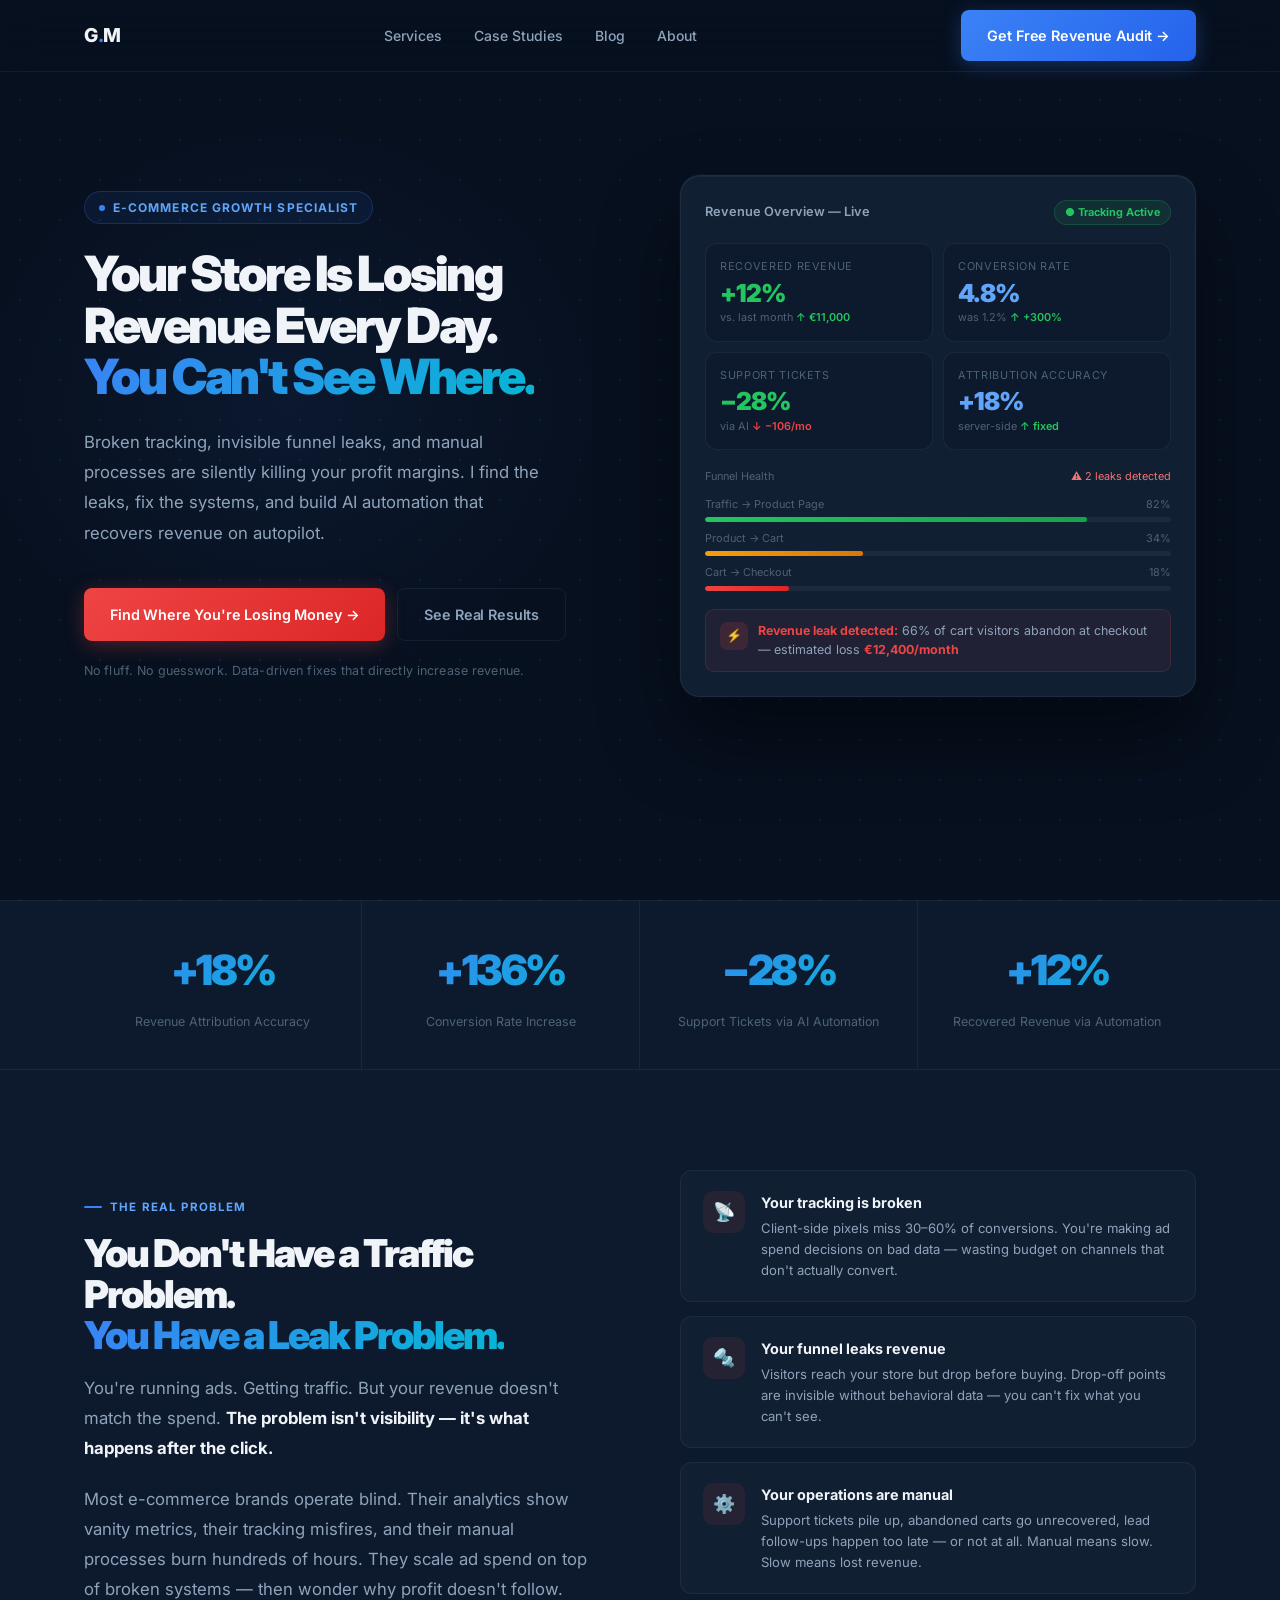
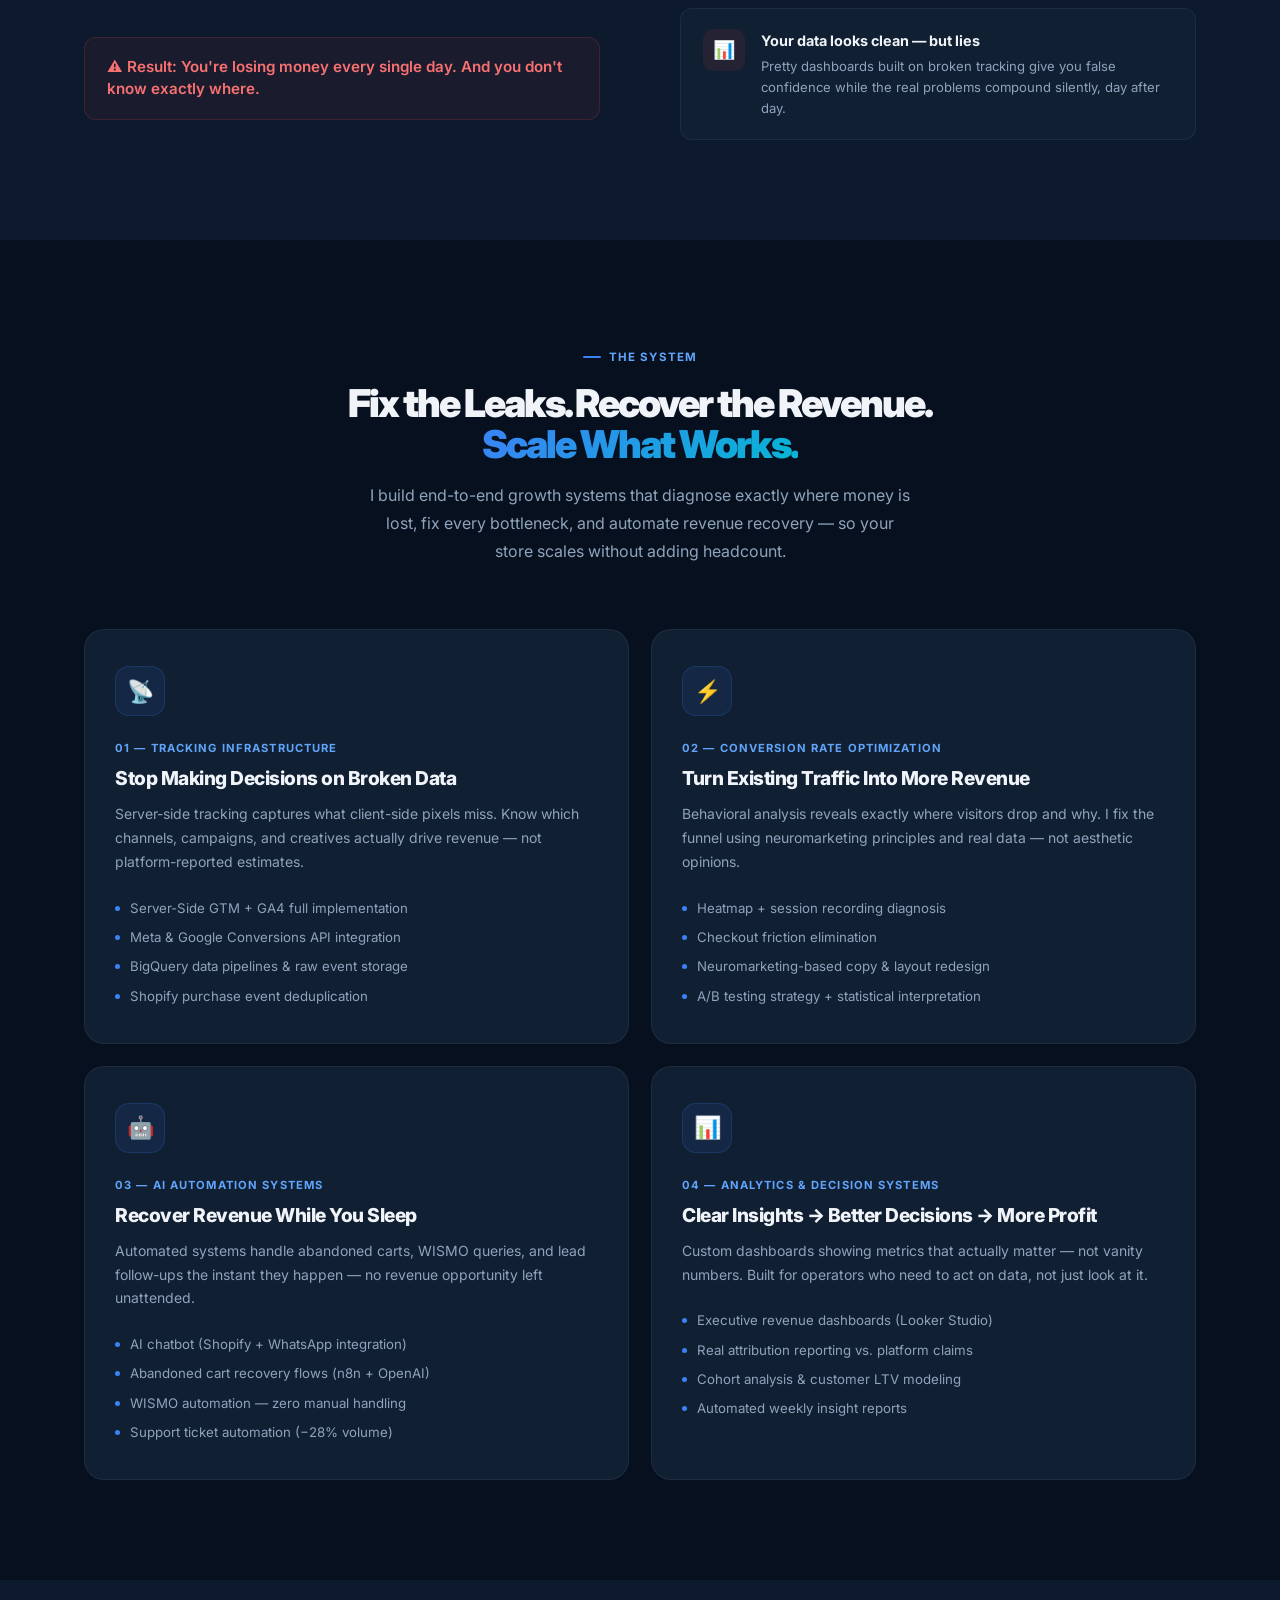
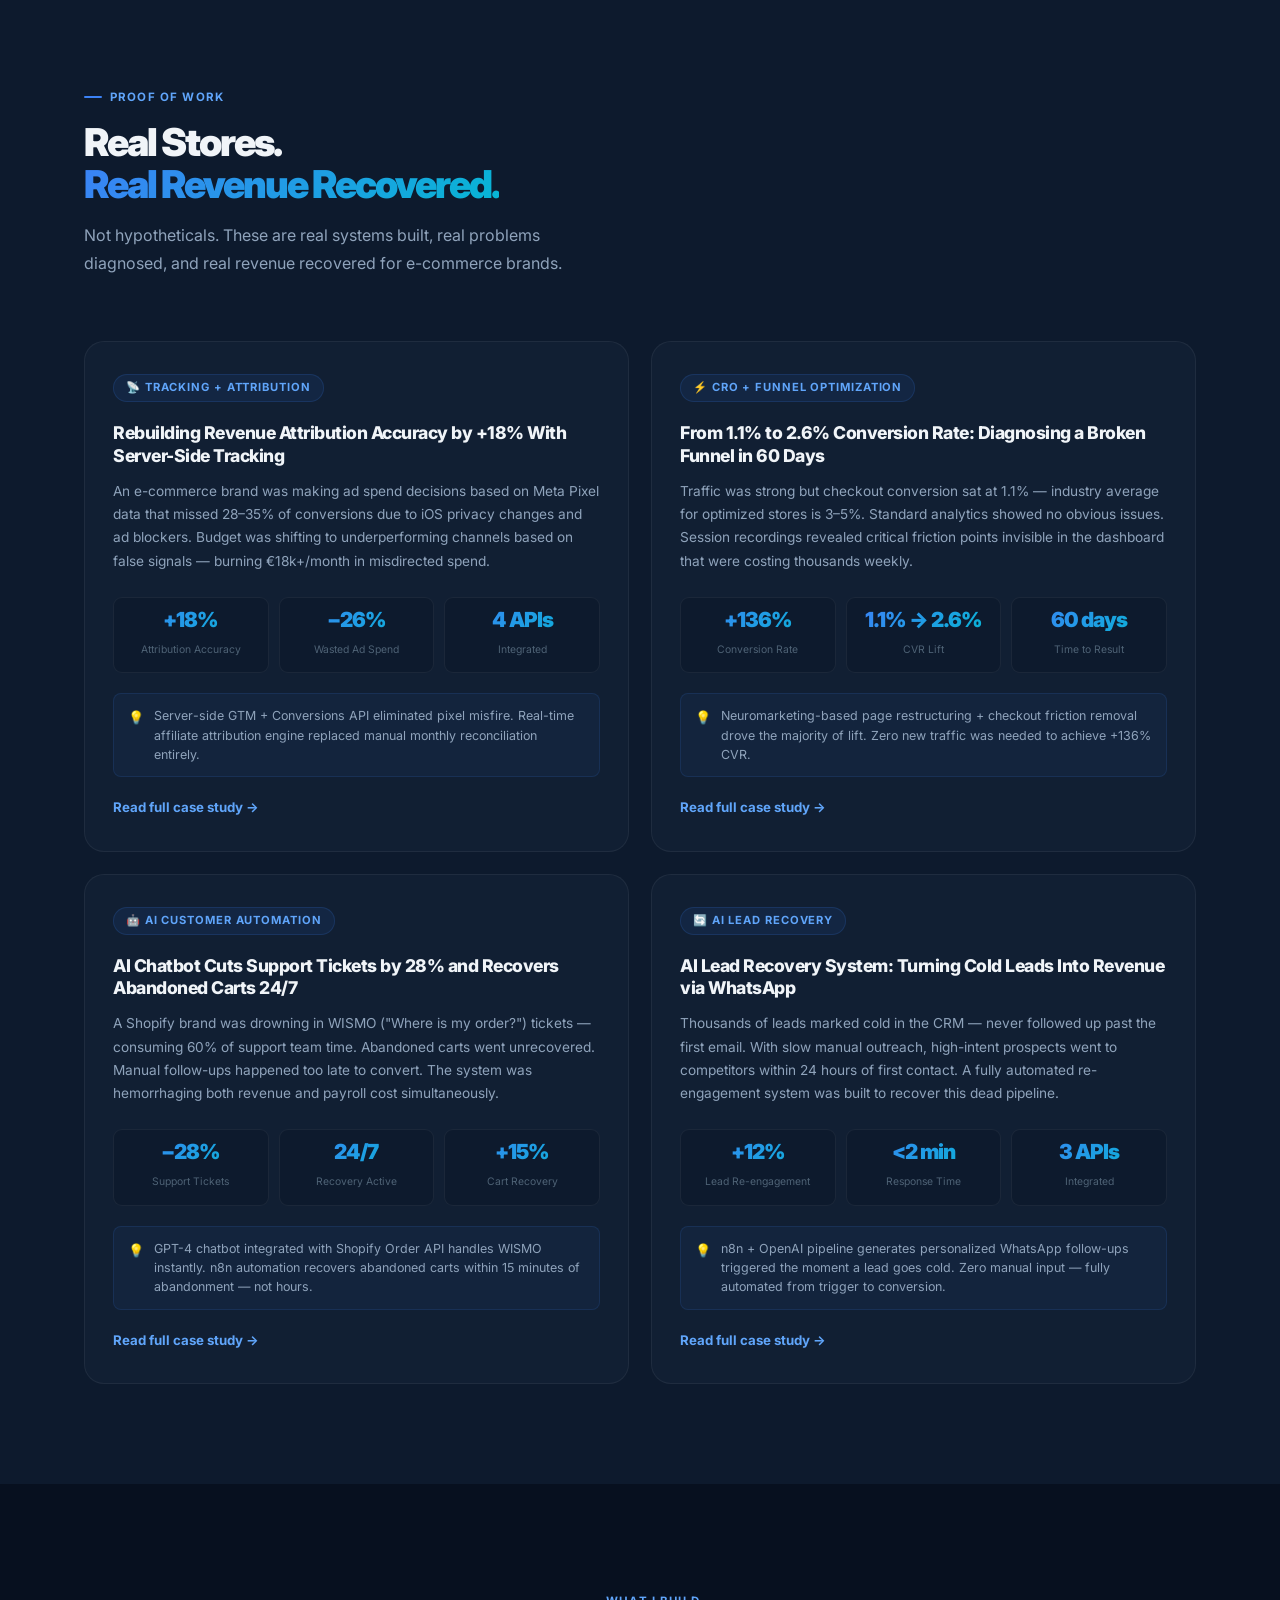
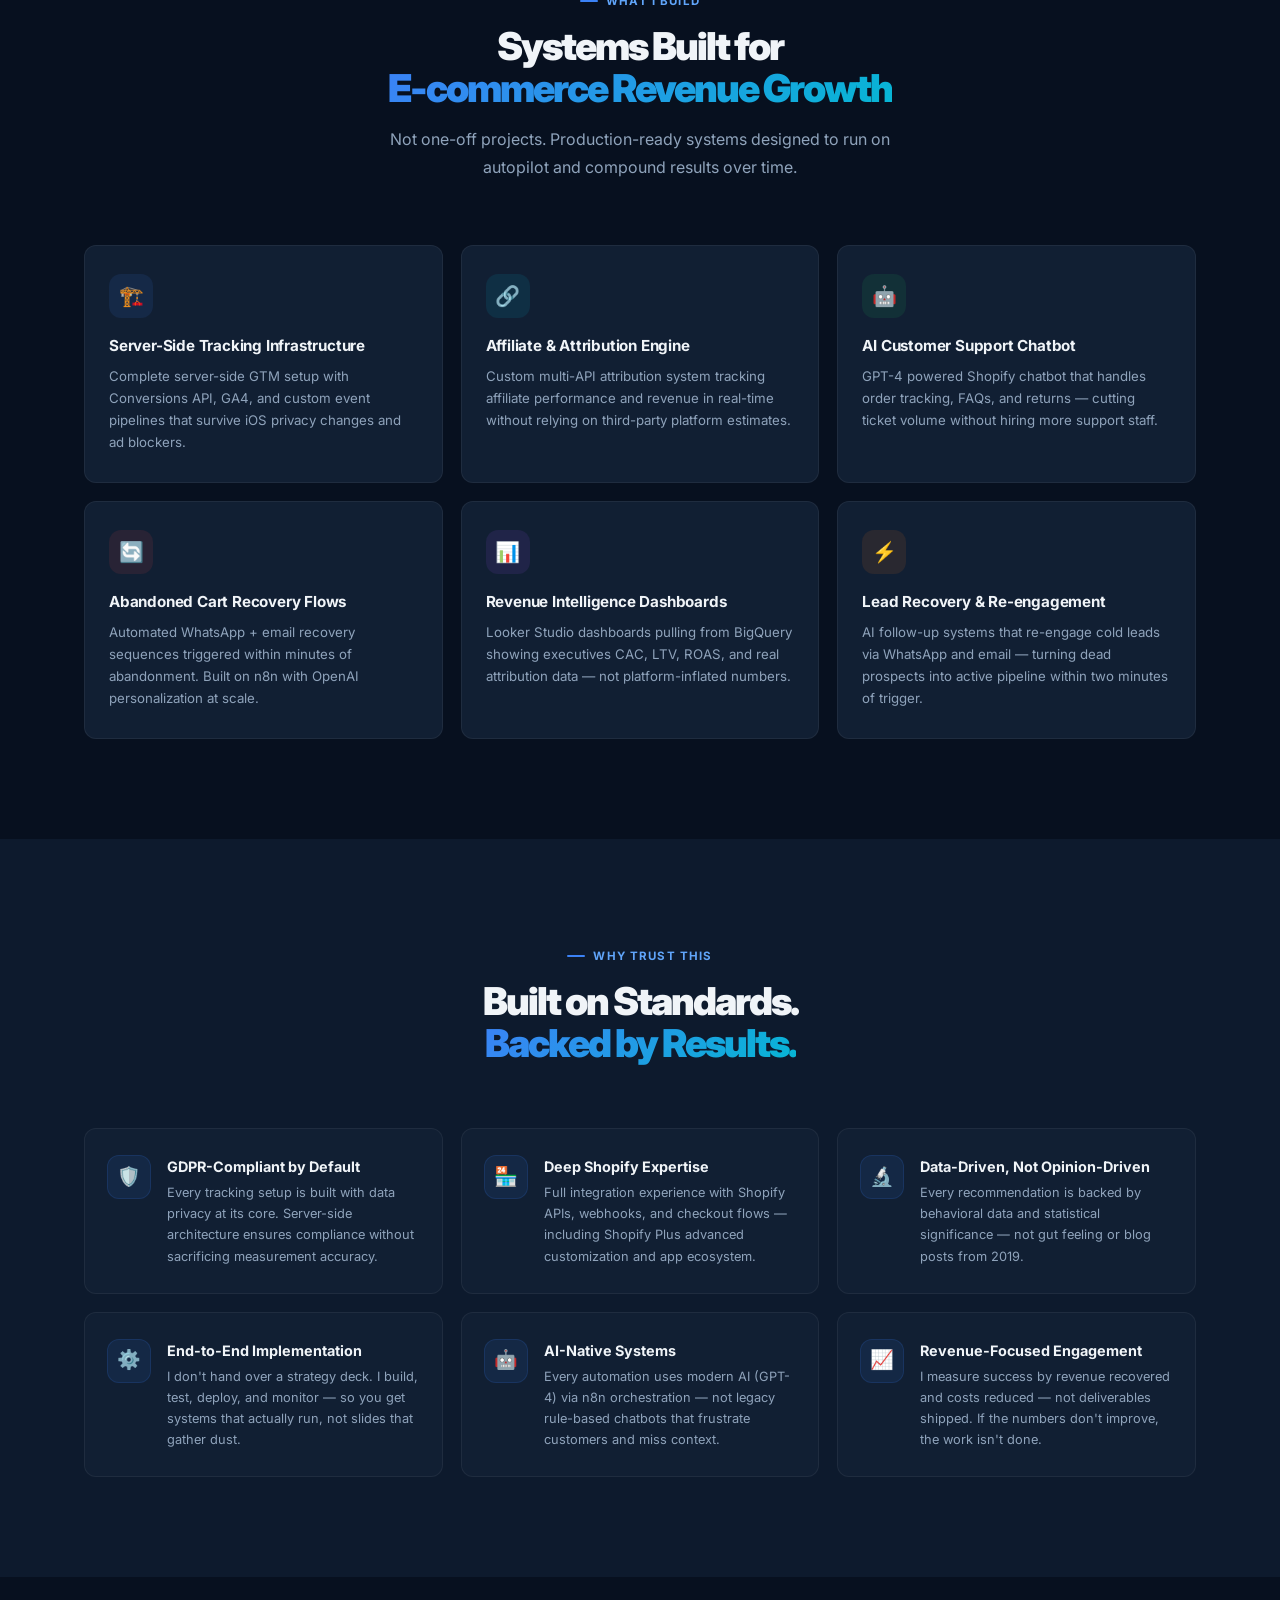
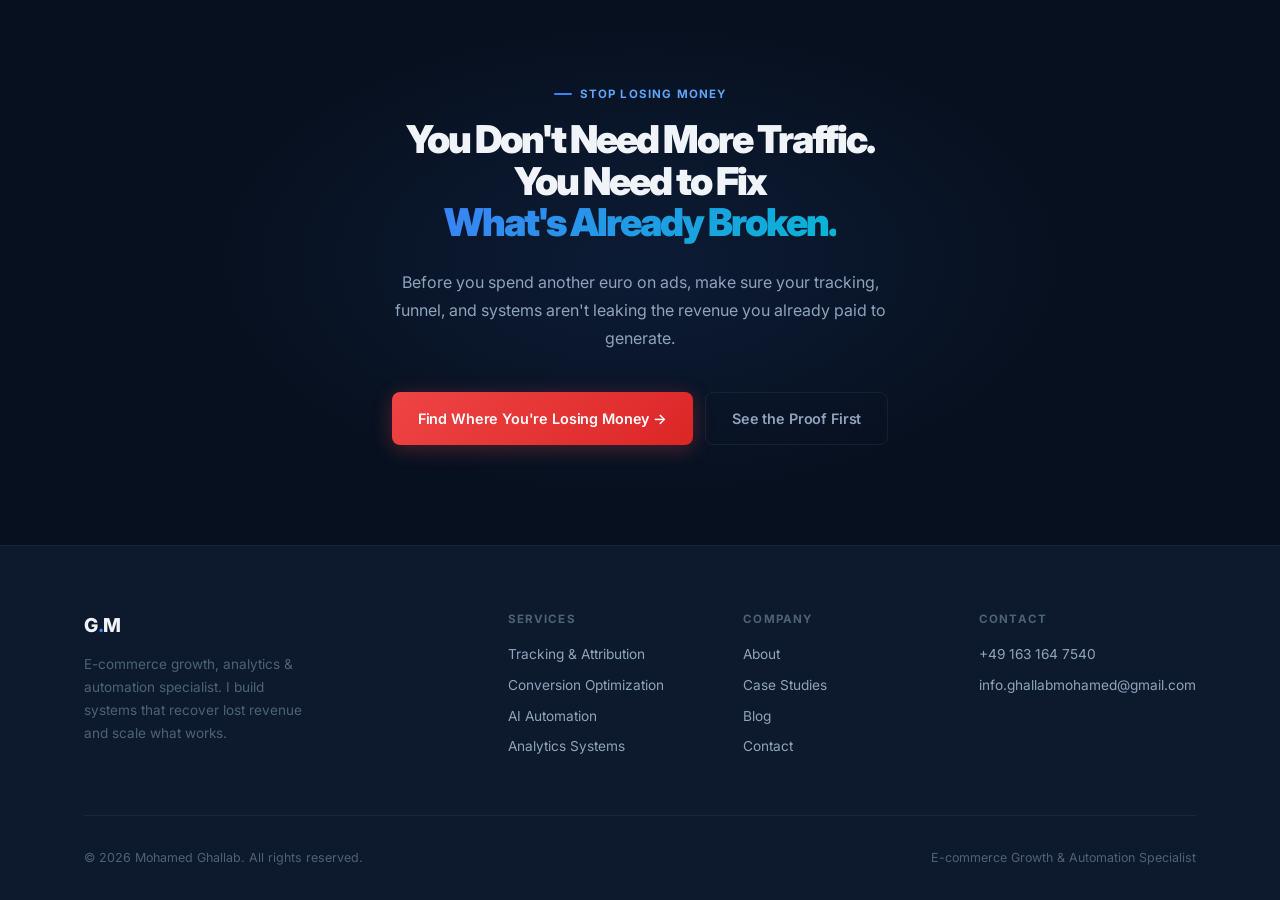
<file: index.html>
<!DOCTYPE html>
<html lang="en">

<head>
    <meta charset="UTF-8">
    <meta name="viewport" content="width=device-width, initial-scale=1.0">
    <meta name="description" content="Mohamed Ghallab — E-commerce Growth, Analytics & Automation Specialist. I fix broken tracking, recover lost revenue, and automate your store's operations.">
    <title>Mohamed Ghallab — E-commerce Growth & Automation Specialist</title>
    <link rel="preconnect" href="https://fonts.googleapis.com">
    <link rel="preconnect" href="https://fonts.gstatic.com" crossorigin>
    <link href="https://fonts.googleapis.com/css2?family=Inter:wght@300;400;500;600;700;800;900&display=swap" rel="stylesheet">

    <style>
        /* ===========================
           RESET & CSS VARIABLES
        =========================== */
        :root {
            --bg:          #07101f;
            --bg-2:        #0d1a2d;
            --bg-card:     #111f33;
            --border:      rgba(255, 255, 255, 0.06);
            --border-hi:   rgba(59, 130, 246, 0.28);
            --blue:        #3b82f6;
            --blue-light:  #60a5fa;
            --cyan:        #06b6d4;
            --red:         #ef4444;
            --green:       #22c55e;
            --text:        #f0f4f8;
            --text-2:      #8fa3bb;
            --text-3:      #4e6275;
            --nav-h:       72px;
            --r:           12px;
            --r-lg:        20px;
        }

        *, *::before, *::after {
            margin: 0; padding: 0; box-sizing: border-box;
        }

        html { scroll-behavior: smooth; }

        body {
            font-family: 'Inter', sans-serif;
            background: var(--bg);
            color: var(--text);
            line-height: 1.6;
            -webkit-font-smoothing: antialiased;
            overflow-x: hidden;
        }

        a { text-decoration: none; color: inherit; }
        ul { list-style: none; }

        /* ===========================
           UTILITIES
        =========================== */
        .container {
            width: 100%;
            max-width: 1160px;
            margin: 0 auto;
            padding: 0 24px;
        }

        .gradient-text {
            background: linear-gradient(135deg, #3b82f6, #06b6d4);
            -webkit-background-clip: text;
            -webkit-text-fill-color: transparent;
            background-clip: text;
        }

        /* ===========================
           BUTTONS
        =========================== */
        .btn {
            display: inline-flex;
            align-items: center;
            gap: 8px;
            padding: 14px 26px;
            border-radius: 8px;
            font-size: 0.9rem;
            font-weight: 600;
            cursor: pointer;
            transition: all 0.2s ease;
            border: none;
            white-space: nowrap;
            letter-spacing: -0.01em;
        }

        .btn-primary {
            background: linear-gradient(135deg, #3b82f6, #2563eb);
            color: #fff;
            box-shadow: 0 4px 20px rgba(59, 130, 246, 0.3);
        }
        .btn-primary:hover {
            transform: translateY(-2px);
            box-shadow: 0 8px 30px rgba(59, 130, 246, 0.45);
        }

        .btn-ghost {
            background: transparent;
            border: 1px solid var(--border);
            color: var(--text-2);
        }
        .btn-ghost:hover {
            border-color: var(--border-hi);
            color: var(--text);
            background: rgba(59, 130, 246, 0.05);
        }

        .btn-danger {
            background: linear-gradient(135deg, #ef4444, #dc2626);
            color: #fff;
            box-shadow: 0 4px 20px rgba(239, 68, 68, 0.3);
        }
        .btn-danger:hover {
            transform: translateY(-2px);
            box-shadow: 0 8px 30px rgba(239, 68, 68, 0.45);
        }

        /* ===========================
           NAVIGATION
        =========================== */
        nav {
            position: fixed;
            top: 0; left: 0; right: 0;
            height: var(--nav-h);
            background: rgba(7, 16, 31, 0.88);
            backdrop-filter: blur(18px);
            border-bottom: 1px solid var(--border);
            z-index: 100;
            display: flex;
            align-items: center;
        }

        .nav-inner {
            display: flex;
            align-items: center;
            justify-content: space-between;
            width: 100%;
        }

        .logo {
            font-size: 1.2rem;
            font-weight: 800;
            letter-spacing: -0.5px;
        }
        .logo-dot { color: var(--blue); }

        .nav-links {
            display: flex;
            align-items: center;
            gap: 2rem;
        }
        .nav-links a {
            font-size: 0.875rem;
            font-weight: 500;
            color: var(--text-2);
            transition: color 0.2s;
        }
        .nav-links a:hover { color: var(--text); }

        /* ===========================
           HERO
        =========================== */
        .hero {
            min-height: 100vh;
            padding-top: var(--nav-h);
            display: flex;
            align-items: center;
            position: relative;
            overflow: hidden;
        }

        /* Dot-grid background */
        .hero::before {
            content: '';
            position: absolute;
            inset: 0;
            background-image:
                radial-gradient(circle, rgba(59,130,246,0.12) 1px, transparent 1px);
            background-size: 40px 40px;
            pointer-events: none;
        }

        /* Glow blob */
        .hero::after {
            content: '';
            position: absolute;
            top: 10%;
            left: -5%;
            width: 55%;
            height: 70%;
            background: radial-gradient(ellipse, rgba(59,130,246,0.07) 0%, transparent 65%);
            pointer-events: none;
        }

        .hero-inner {
            display: grid;
            grid-template-columns: 1fr 1fr;
            gap: 5rem;
            align-items: center;
            padding: 6rem 0;
            position: relative;
            z-index: 1;
        }

        /* Status pill */
        .hero-label {
            display: inline-flex;
            align-items: center;
            gap: 8px;
            background: rgba(59,130,246,0.08);
            border: 1px solid rgba(59,130,246,0.22);
            color: var(--blue-light);
            font-size: 0.75rem;
            font-weight: 700;
            letter-spacing: 0.09em;
            text-transform: uppercase;
            padding: 6px 14px;
            border-radius: 100px;
            margin-bottom: 1.5rem;
        }

        .hero-dot {
            width: 6px; height: 6px;
            border-radius: 50%;
            background: var(--blue);
            animation: blink 2s infinite;
        }

        @keyframes blink {
            0%, 100% { opacity: 1; }
            50%       { opacity: 0.25; }
        }

        .hero-headline {
            font-size: clamp(2.2rem, 3.8vw, 3.65rem);
            font-weight: 900;
            line-height: 1.06;
            letter-spacing: -2.5px;
            margin-bottom: 1.5rem;
        }

        .hero-sub {
            font-size: 1.05rem;
            color: var(--text-2);
            line-height: 1.8;
            margin-bottom: 2.5rem;
            max-width: 470px;
        }

        .hero-actions {
            display: flex;
            flex-wrap: wrap;
            gap: 12px;
            margin-bottom: 1.25rem;
        }

        .hero-trust {
            font-size: 0.78rem;
            color: var(--text-3);
            letter-spacing: 0.01em;
        }

        /* ===========================
           HERO DASHBOARD (right col)
        =========================== */
        .dashboard {
            background: var(--bg-card);
            border: 1px solid var(--border);
            border-radius: var(--r-lg);
            padding: 24px;
            box-shadow:
                0 40px 80px rgba(0,0,0,0.45),
                0 0 0 1px rgba(255,255,255,0.02),
                inset 0 1px 0 rgba(255,255,255,0.04);
        }

        .db-header {
            display: flex;
            align-items: center;
            justify-content: space-between;
            margin-bottom: 18px;
        }

        .db-title {
            font-size: 0.8rem;
            font-weight: 600;
            color: var(--text-2);
        }

        .db-badge {
            font-size: 0.68rem;
            font-weight: 700;
            background: rgba(34,197,94,0.1);
            color: #22c55e;
            border: 1px solid rgba(34,197,94,0.2);
            padding: 3px 10px;
            border-radius: 100px;
        }

        .db-metrics {
            display: grid;
            grid-template-columns: 1fr 1fr;
            gap: 10px;
            margin-bottom: 18px;
        }

        .metric-card {
            background: var(--bg-2);
            border: 1px solid var(--border);
            border-radius: var(--r);
            padding: 14px;
        }

        .metric-label {
            font-size: 0.68rem;
            color: var(--text-3);
            text-transform: uppercase;
            letter-spacing: 0.06em;
            margin-bottom: 5px;
        }

        .metric-val {
            font-size: 1.55rem;
            font-weight: 900;
            letter-spacing: -1px;
            line-height: 1;
        }
        .metric-val.green { color: var(--green); }
        .metric-val.blue  { color: var(--blue-light); }

        .metric-sub {
            font-size: 0.68rem;
            color: var(--text-3);
            margin-top: 4px;
        }
        .metric-sub .up  { color: var(--green); font-weight: 600; }
        .metric-sub .neg { color: var(--red);   font-weight: 600; }

        /* Funnel bars */
        .db-funnel { margin-bottom: 18px; }

        .funnel-head {
            display: flex;
            justify-content: space-between;
            font-size: 0.68rem;
            color: var(--text-3);
            margin-bottom: 10px;
        }

        .funnel-row { margin-bottom: 8px; }

        .funnel-meta {
            display: flex;
            justify-content: space-between;
            font-size: 0.68rem;
            color: var(--text-3);
            margin-bottom: 4px;
        }

        .bar-bg {
            height: 5px;
            background: rgba(255,255,255,0.05);
            border-radius: 100px;
            overflow: hidden;
        }

        .bar-fill {
            height: 100%;
            border-radius: 100px;
        }
        .bar-fill.good { background: linear-gradient(90deg, #22c55e, #16a34a); }
        .bar-fill.warn { background: linear-gradient(90deg, #f59e0b, #d97706); }
        .bar-fill.bad  { background: linear-gradient(90deg, #ef4444, #dc2626); }

        /* Leak alert */
        .leak-alert {
            display: flex;
            align-items: flex-start;
            gap: 10px;
            background: rgba(239,68,68,0.07);
            border: 1px solid rgba(239,68,68,0.18);
            border-radius: 9px;
            padding: 12px 14px;
            font-size: 0.78rem;
            color: var(--text-2);
            line-height: 1.5;
        }

        .leak-ico {
            width: 28px; height: 28px;
            background: rgba(239,68,68,0.14);
            border-radius: 7px;
            display: flex;
            align-items: center;
            justify-content: center;
            flex-shrink: 0;
            font-size: 13px;
        }

        .leak-alert strong { color: var(--red); }

        /* ===========================
           KPI STRIP
        =========================== */
        .kpi-strip {
            border-top: 1px solid var(--border);
            border-bottom: 1px solid var(--border);
            background: var(--bg-2);
        }

        .kpi-inner {
            display: grid;
            grid-template-columns: repeat(4, 1fr);
        }

        .kpi-item {
            padding: 36px 24px;
            text-align: center;
            border-right: 1px solid var(--border);
        }
        .kpi-item:last-child { border-right: none; }

        .kpi-num {
            display: block;
            font-size: 2.6rem;
            font-weight: 900;
            letter-spacing: -2.5px;
            background: linear-gradient(135deg, #3b82f6, #06b6d4);
            -webkit-background-clip: text;
            -webkit-text-fill-color: transparent;
            background-clip: text;
            margin-bottom: 4px;
        }

        .kpi-label {
            font-size: 0.78rem;
            color: var(--text-3);
            line-height: 1.4;
        }

        /* ===========================
           SHARED SECTION STYLES
        =========================== */
        section { padding: 100px 0; }

        .section-tag {
            display: inline-flex;
            align-items: center;
            gap: 8px;
            font-size: 0.72rem;
            font-weight: 700;
            letter-spacing: 0.1em;
            text-transform: uppercase;
            color: var(--blue-light);
            margin-bottom: 1rem;
        }

        .section-tag::before {
            content: '';
            width: 18px; height: 2px;
            background: var(--blue);
            display: inline-block;
            border-radius: 2px;
        }

        .section-headline {
            font-size: clamp(1.9rem, 3vw, 2.75rem);
            font-weight: 900;
            letter-spacing: -2px;
            line-height: 1.08;
            margin-bottom: 1rem;
        }

        .section-sub {
            font-size: 1rem;
            color: var(--text-2);
            max-width: 540px;
            line-height: 1.75;
        }

        .section-header { margin-bottom: 4rem; }

        .section-header.center {
            text-align: center;
        }
        .section-header.center .section-sub {
            margin: 0 auto;
        }
        .section-header.center .section-tag {
            justify-content: center;
        }

        /* ===========================
           PROBLEM SECTION
        =========================== */
        .problem { background: var(--bg-2); }

        .problem-grid {
            display: grid;
            grid-template-columns: 1fr 1fr;
            gap: 5rem;
            align-items: center;
        }

        .problem-text p {
            font-size: 1.05rem;
            color: var(--text-2);
            line-height: 1.8;
            margin-bottom: 1.25rem;
        }
        .problem-text p strong { color: var(--text); }

        .problem-callout {
            margin-top: 2rem;
            padding: 18px 22px;
            background: rgba(239,68,68,0.06);
            border: 1px solid rgba(239,68,68,0.18);
            border-radius: var(--r);
            font-size: 0.95rem;
            font-weight: 600;
            color: #f87171;
            line-height: 1.5;
        }

        .pain-cards {
            display: flex;
            flex-direction: column;
            gap: 14px;
        }

        .pain-card {
            background: var(--bg-card);
            border: 1px solid var(--border);
            border-radius: var(--r);
            padding: 20px 22px;
            display: flex;
            gap: 16px;
            align-items: flex-start;
            transition: border-color 0.2s, transform 0.2s;
        }
        .pain-card:hover {
            border-color: rgba(239,68,68,0.28);
            transform: translateX(4px);
        }

        .pain-icon {
            width: 42px; height: 42px;
            background: rgba(239,68,68,0.09);
            border-radius: 10px;
            display: flex;
            align-items: center;
            justify-content: center;
            flex-shrink: 0;
            font-size: 18px;
        }

        .pain-card h4 {
            font-size: 0.9rem;
            font-weight: 700;
            margin-bottom: 4px;
        }
        .pain-card p {
            font-size: 0.82rem;
            color: var(--text-2);
            line-height: 1.6;
        }

        /* ===========================
           SOLUTION SECTION
        =========================== */
        .solution-grid {
            display: grid;
            grid-template-columns: repeat(2, 1fr);
            gap: 22px;
        }

        .solution-card {
            background: var(--bg-card);
            border: 1px solid var(--border);
            border-radius: var(--r-lg);
            padding: 36px 30px;
            transition: transform 0.3s, border-color 0.3s, box-shadow 0.3s;
            position: relative;
            overflow: hidden;
        }

        .solution-card::after {
            content: '';
            position: absolute;
            top: 0; left: 0; right: 0;
            height: 2px;
            background: linear-gradient(90deg, #3b82f6, #06b6d4);
            opacity: 0;
            transition: opacity 0.3s;
        }

        .solution-card:hover {
            transform: translateY(-6px);
            border-color: var(--border-hi);
            box-shadow: 0 24px 60px rgba(0,0,0,0.35);
        }
        .solution-card:hover::after { opacity: 1; }

        .sol-icon {
            width: 50px; height: 50px;
            background: rgba(59,130,246,0.09);
            border: 1px solid rgba(59,130,246,0.18);
            border-radius: 14px;
            display: flex;
            align-items: center;
            justify-content: center;
            font-size: 22px;
            margin-bottom: 1.5rem;
        }

        .sol-tag {
            font-size: 0.7rem;
            font-weight: 700;
            letter-spacing: 0.1em;
            text-transform: uppercase;
            color: var(--blue-light);
            margin-bottom: 0.5rem;
        }

        .solution-card h3 {
            font-size: 1.2rem;
            font-weight: 800;
            letter-spacing: -0.5px;
            margin-bottom: 0.75rem;
            line-height: 1.25;
        }

        .solution-card > p {
            font-size: 0.875rem;
            color: var(--text-2);
            line-height: 1.7;
            margin-bottom: 1.5rem;
        }

        .sol-items {
            display: flex;
            flex-direction: column;
            gap: 8px;
        }

        .sol-item {
            display: flex;
            align-items: center;
            gap: 10px;
            font-size: 0.83rem;
            color: var(--text-2);
        }
        .sol-item::before {
            content: '';
            width: 5px; height: 5px;
            border-radius: 50%;
            background: var(--blue);
            flex-shrink: 0;
        }

        /* ===========================
           CASE STUDIES
        =========================== */
        .cases { background: var(--bg-2); }

        .cases-grid {
            display: grid;
            grid-template-columns: repeat(2, 1fr);
            gap: 22px;
        }

        .case-card {
            background: var(--bg-card);
            border: 1px solid var(--border);
            border-radius: var(--r-lg);
            padding: 32px 28px;
            display: flex;
            flex-direction: column;
            transition: transform 0.3s, border-color 0.3s, box-shadow 0.3s;
        }
        .case-card:hover {
            transform: translateY(-5px);
            border-color: var(--border-hi);
            box-shadow: 0 24px 60px rgba(0,0,0,0.3);
        }

        .case-category {
            display: inline-flex;
            align-items: center;
            gap: 6px;
            font-size: 0.7rem;
            font-weight: 700;
            letter-spacing: 0.08em;
            text-transform: uppercase;
            color: var(--blue-light);
            background: rgba(59,130,246,0.08);
            border: 1px solid rgba(59,130,246,0.16);
            padding: 4px 12px;
            border-radius: 100px;
            margin-bottom: 1.25rem;
            align-self: flex-start;
        }

        .case-card h3 {
            font-size: 1.1rem;
            font-weight: 800;
            letter-spacing: -0.5px;
            line-height: 1.3;
            margin-bottom: 0.75rem;
        }

        .case-card > p {
            font-size: 0.855rem;
            color: var(--text-2);
            line-height: 1.7;
            margin-bottom: 1.5rem;
            flex: 1;
        }

        .case-results {
            display: grid;
            grid-template-columns: repeat(3, 1fr);
            gap: 10px;
            margin-bottom: 1.25rem;
        }

        .case-result {
            background: var(--bg-2);
            border: 1px solid var(--border);
            border-radius: 9px;
            padding: 12px 8px;
            text-align: center;
        }

        .cr-num {
            display: block;
            font-size: 1.3rem;
            font-weight: 900;
            letter-spacing: -1px;
            background: linear-gradient(135deg, #3b82f6, #06b6d4);
            -webkit-background-clip: text;
            -webkit-text-fill-color: transparent;
            background-clip: text;
            line-height: 1;
            margin-bottom: 4px;
        }

        .cr-label {
            font-size: 0.65rem;
            color: var(--text-3);
            line-height: 1.3;
        }

        .case-insight {
            display: flex;
            gap: 10px;
            align-items: flex-start;
            padding: 12px 14px;
            background: rgba(59,130,246,0.05);
            border: 1px solid rgba(59,130,246,0.13);
            border-radius: 8px;
            font-size: 0.78rem;
            color: var(--text-2);
            line-height: 1.55;
            margin-bottom: 1.25rem;
        }

        .case-insight-ico {
            color: var(--blue-light);
            flex-shrink: 0;
            font-size: 13px;
            margin-top: 1px;
        }

        .case-link {
            display: inline-flex;
            align-items: center;
            gap: 6px;
            font-size: 0.83rem;
            font-weight: 700;
            color: var(--blue-light);
            transition: gap 0.2s, color 0.2s;
        }
        .case-link:hover { gap: 10px; color: #93c5fd; }

        /* ===========================
           SYSTEMS SECTION
        =========================== */
        .systems-grid {
            display: grid;
            grid-template-columns: repeat(3, 1fr);
            gap: 18px;
        }

        .system-card {
            background: var(--bg-card);
            border: 1px solid var(--border);
            border-radius: var(--r);
            padding: 28px 24px;
            transition: transform 0.3s, border-color 0.3s;
        }
        .system-card:hover {
            transform: translateY(-4px);
            border-color: var(--border-hi);
        }

        .sys-icon {
            width: 44px; height: 44px;
            border-radius: 12px;
            display: flex;
            align-items: center;
            justify-content: center;
            font-size: 20px;
            margin-bottom: 1rem;
        }
        .si-blue   { background: rgba(59,130,246,0.1); }
        .si-cyan   { background: rgba(6,182,212,0.1);  }
        .si-green  { background: rgba(34,197,94,0.1);  }
        .si-red    { background: rgba(239,68,68,0.1);  }
        .si-purple { background: rgba(168,85,247,0.1); }
        .si-orange { background: rgba(249,115,22,0.1); }

        .system-card h4 {
            font-size: 0.95rem;
            font-weight: 700;
            margin-bottom: 0.5rem;
            letter-spacing: -0.2px;
        }
        .system-card p {
            font-size: 0.83rem;
            color: var(--text-2);
            line-height: 1.65;
        }

        /* ===========================
           TRUST SECTION
        =========================== */
        .trust { background: var(--bg-2); }

        .trust-grid {
            display: grid;
            grid-template-columns: repeat(3, 1fr);
            gap: 18px;
        }

        .trust-card {
            background: var(--bg-card);
            border: 1px solid var(--border);
            border-radius: var(--r);
            padding: 26px 22px;
            display: flex;
            gap: 16px;
            align-items: flex-start;
        }

        .trust-icon {
            width: 44px; height: 44px;
            background: rgba(59,130,246,0.09);
            border: 1px solid rgba(59,130,246,0.15);
            border-radius: 12px;
            display: flex;
            align-items: center;
            justify-content: center;
            flex-shrink: 0;
            font-size: 19px;
        }

        .trust-card h4 {
            font-size: 0.9rem;
            font-weight: 700;
            margin-bottom: 4px;
        }
        .trust-card p {
            font-size: 0.8rem;
            color: var(--text-2);
            line-height: 1.65;
        }

        /* ===========================
           FINAL CTA
        =========================== */
        .final-cta {
            position: relative;
            overflow: hidden;
            text-align: center;
        }

        .final-cta::before {
            content: '';
            position: absolute;
            top: 50%; left: 50%;
            transform: translate(-50%, -50%);
            width: 900px; height: 500px;
            background: radial-gradient(ellipse, rgba(59,130,246,0.1) 0%, transparent 68%);
            pointer-events: none;
        }

        .cta-inner {
            position: relative;
            z-index: 1;
        }

        .cta-inner .section-headline {
            max-width: 680px;
            margin: 0 auto 1.5rem;
        }

        .cta-inner .section-sub {
            max-width: 500px;
            margin: 0 auto 2.5rem;
        }

        .cta-btns {
            display: flex;
            justify-content: center;
            gap: 12px;
            flex-wrap: wrap;
        }

        /* ===========================
           FOOTER
        =========================== */
        footer {
            background: var(--bg-2);
            border-top: 1px solid var(--border);
            padding: 64px 0 32px;
        }

        .footer-grid {
            display: grid;
            grid-template-columns: 2fr 1fr 1fr 1fr;
            gap: 3rem;
            margin-bottom: 3rem;
        }

        .footer-brand p {
            font-size: 0.85rem;
            color: var(--text-3);
            line-height: 1.7;
            margin-top: 0.75rem;
            max-width: 230px;
        }

        .footer-col h5 {
            font-size: 0.72rem;
            font-weight: 700;
            letter-spacing: 0.1em;
            text-transform: uppercase;
            color: var(--text-3);
            margin-bottom: 1rem;
        }
        .footer-col a {
            display: block;
            font-size: 0.855rem;
            color: var(--text-2);
            margin-bottom: 0.55rem;
            transition: color 0.2s;
        }
        .footer-col a:hover { color: var(--blue-light); }

        .footer-bottom {
            display: flex;
            justify-content: space-between;
            align-items: center;
            padding-top: 2rem;
            border-top: 1px solid var(--border);
            font-size: 0.78rem;
            color: var(--text-3);
        }

        /* ===========================
           RESPONSIVE
        =========================== */
        @media (max-width: 1024px) {
            .footer-grid { grid-template-columns: 1fr 1fr; gap: 2rem; }
        }

        @media (max-width: 768px) {
            section { padding: 68px 0; }

            .hero-inner { grid-template-columns: 1fr; gap: 3rem; }
            .hero-headline { font-size: 2.2rem; letter-spacing: -1.5px; }
            .hero-visual { display: none; }

            .kpi-inner { grid-template-columns: repeat(2, 1fr); }
            .kpi-item { border-right: none; border-bottom: 1px solid var(--border); padding: 28px 16px; }
            .kpi-item:nth-child(odd)  { border-right: 1px solid var(--border); }
            .kpi-item:nth-last-child(-n+2) { border-bottom: none; }

            .problem-grid  { grid-template-columns: 1fr; gap: 3rem; }
            .solution-grid { grid-template-columns: 1fr; }
            .cases-grid    { grid-template-columns: 1fr; }
            .systems-grid  { grid-template-columns: 1fr 1fr; }
            .trust-grid    { grid-template-columns: 1fr; }

            .nav-links { display: none; }
            .footer-grid { grid-template-columns: 1fr; gap: 2rem; }
            .footer-bottom { flex-direction: column; gap: 0.5rem; text-align: center; }
        }

        @media (max-width: 480px) {
            .systems-grid  { grid-template-columns: 1fr; }
            .case-results  { grid-template-columns: 1fr 1fr; }
            .hero-actions  { flex-direction: column; }
            .cta-btns      { flex-direction: column; align-items: center; }
        }
    </style>
</head>

<body>

    <!-- ===========================
         NAVIGATION
    =========================== -->
    <nav>
        <div class="container nav-inner">
            <a href="index.html" class="logo">G<span class="logo-dot">.</span>M</a>
            <ul class="nav-links">
                <li><a href="#services">Services</a></li>
                <li><a href="#cases">Case Studies</a></li>
                <li><a href="blog.html">Blog</a></li>
                <li><a href="about.html">About</a></li>
            </ul>
            <a href="contact.html" class="btn btn-primary">Get Free Revenue Audit →</a>
        </div>
    </nav>

    <!-- ===========================
         HERO
    =========================== -->
    <section class="hero">
        <div class="container">
            <div class="hero-inner">

                <!-- Left: Copy -->
                <div class="hero-content">
                    <div class="hero-label">
                        <span class="hero-dot"></span>
                        E-commerce Growth Specialist
                    </div>
                    <h1 class="hero-headline">
                        Your Store Is Losing<br>
                        Revenue Every Day.<br>
                        <span class="gradient-text">You Can't See Where.</span>
                    </h1>
                    <p class="hero-sub">
                        Broken tracking, invisible funnel leaks, and manual processes are silently killing your profit margins.
                        I find the leaks, fix the systems, and build AI automation that recovers revenue on autopilot.
                    </p>
                    <div class="hero-actions">
                        <a href="contact.html" class="btn btn-danger">Find Where You're Losing Money →</a>
                        <a href="#cases" class="btn btn-ghost">See Real Results</a>
                    </div>
                    <p class="hero-trust">No fluff. No guesswork. Data-driven fixes that directly increase revenue.</p>
                </div>

                <!-- Right: Dashboard Visual -->
                <div class="hero-visual">
                    <div class="dashboard">
                        <div class="db-header">
                            <span class="db-title">Revenue Overview — Live</span>
                            <span class="db-badge">● Tracking Active</span>
                        </div>

                        <div class="db-metrics">
                            <div class="metric-card">
                                <div class="metric-label">Recovered Revenue</div>
                                <div class="metric-val green">+12%</div>
                                <div class="metric-sub">vs. last month <span class="up">↑ €11,000</span></div>
                            </div>
                            <div class="metric-card">
                                <div class="metric-label">Conversion Rate</div>
                                <div class="metric-val blue">4.8%</div>
                                <div class="metric-sub">was 1.2% <span class="up">↑ +300%</span></div>
                            </div>
                            <div class="metric-card">
                                <div class="metric-label">Support Tickets</div>
                                <div class="metric-val green">−28%</div>
                                <div class="metric-sub">via AI <span class="neg">↓ −106/mo</span></div>
                            </div>
                            <div class="metric-card">
                                <div class="metric-label">Attribution Accuracy</div>
                                <div class="metric-val blue">+18%</div>
                                <div class="metric-sub">server-side <span class="up">↑ fixed</span></div>
                            </div>
                        </div>

                        <div class="db-funnel">
                            <div class="funnel-head">
                                <span>Funnel Health</span>
                                <span style="color:#f87171">⚠ 2 leaks detected</span>
                            </div>
                            <div class="funnel-row">
                                <div class="funnel-meta"><span>Traffic → Product Page</span><span>82%</span></div>
                                <div class="bar-bg"><div class="bar-fill good" style="width:82%"></div></div>
                            </div>
                            <div class="funnel-row">
                                <div class="funnel-meta"><span>Product → Cart</span><span>34%</span></div>
                                <div class="bar-bg"><div class="bar-fill warn" style="width:34%"></div></div>
                            </div>
                            <div class="funnel-row">
                                <div class="funnel-meta"><span>Cart → Checkout</span><span>18%</span></div>
                                <div class="bar-bg"><div class="bar-fill bad" style="width:18%"></div></div>
                            </div>
                        </div>

                        <div class="leak-alert">
                            <div class="leak-ico">⚡</div>
                            <div>
                                <strong>Revenue leak detected:</strong> 66% of cart visitors abandon at checkout — estimated loss <strong>€12,400/month</strong>
                            </div>
                        </div>
                    </div>
                </div>

            </div>
        </div>
    </section>

    <!-- ===========================
         KPI STRIP
    =========================== -->
    <div class="kpi-strip">
        <div class="container">
            <div class="kpi-inner">
                <div class="kpi-item">
                    <span class="kpi-num">+18%</span>
                    <span class="kpi-label">Revenue Attribution Accuracy</span>
                </div>
                <div class="kpi-item">
                    <span class="kpi-num">+136%</span>
                    <span class="kpi-label">Conversion Rate Increase</span>
                </div>
                <div class="kpi-item">
                    <span class="kpi-num">−28%</span>
                    <span class="kpi-label">Support Tickets via AI Automation</span>
                </div>
                <div class="kpi-item">
                    <span class="kpi-num">+12%</span>
                    <span class="kpi-label">Recovered Revenue via Automation</span>
                </div>
            </div>
        </div>
    </div>

    <!-- ===========================
         PROBLEM SECTION
    =========================== -->
    <section class="problem" id="problem">
        <div class="container">
            <div class="problem-grid">

                <div class="problem-text">
                    <div class="section-tag">The Real Problem</div>
                    <h2 class="section-headline">
                        You Don't Have a Traffic Problem.<br>
                        <span class="gradient-text">You Have a Leak Problem.</span>
                    </h2>
                    <p>You're running ads. Getting traffic. But your revenue doesn't match the spend. <strong>The problem isn't visibility — it's what happens after the click.</strong></p>
                    <p>Most e-commerce brands operate blind. Their analytics show vanity metrics, their tracking misfires, and their manual processes burn hundreds of hours. They scale ad spend on top of broken systems — then wonder why profit doesn't follow.</p>
                    <div class="problem-callout">
                        ⚠ Result: You're losing money every single day. And you don't know exactly where.
                    </div>
                </div>

                <div class="pain-cards">
                    <div class="pain-card">
                        <div class="pain-icon">📡</div>
                        <div>
                            <h4>Your tracking is broken</h4>
                            <p>Client-side pixels miss 30–60% of conversions. You're making ad spend decisions on bad data — wasting budget on channels that don't actually convert.</p>
                        </div>
                    </div>
                    <div class="pain-card">
                        <div class="pain-icon">🔩</div>
                        <div>
                            <h4>Your funnel leaks revenue</h4>
                            <p>Visitors reach your store but drop before buying. Drop-off points are invisible without behavioral data — you can't fix what you can't see.</p>
                        </div>
                    </div>
                    <div class="pain-card">
                        <div class="pain-icon">⚙️</div>
                        <div>
                            <h4>Your operations are manual</h4>
                            <p>Support tickets pile up, abandoned carts go unrecovered, lead follow-ups happen too late — or not at all. Manual means slow. Slow means lost revenue.</p>
                        </div>
                    </div>
                    <div class="pain-card">
                        <div class="pain-icon">📊</div>
                        <div>
                            <h4>Your data looks clean — but lies</h4>
                            <p>Pretty dashboards built on broken tracking give you false confidence while the real problems compound silently, day after day.</p>
                        </div>
                    </div>
                </div>

            </div>
        </div>
    </section>

    <!-- ===========================
         SOLUTION / SERVICES
    =========================== -->
    <section id="services">
        <div class="container">
            <div class="section-header center">
                <div class="section-tag">The System</div>
                <h2 class="section-headline">
                    Fix the Leaks. Recover the Revenue.<br>
                    <span class="gradient-text">Scale What Works.</span>
                </h2>
                <p class="section-sub">
                    I build end-to-end growth systems that diagnose exactly where money is lost, fix every bottleneck, and automate revenue recovery — so your store scales without adding headcount.
                </p>
            </div>

            <div class="solution-grid">
                <div class="solution-card">
                    <div class="sol-icon">📡</div>
                    <div class="sol-tag">01 — Tracking Infrastructure</div>
                    <h3>Stop Making Decisions on Broken Data</h3>
                    <p>Server-side tracking captures what client-side pixels miss. Know which channels, campaigns, and creatives actually drive revenue — not platform-reported estimates.</p>
                    <div class="sol-items">
                        <div class="sol-item">Server-Side GTM + GA4 full implementation</div>
                        <div class="sol-item">Meta & Google Conversions API integration</div>
                        <div class="sol-item">BigQuery data pipelines & raw event storage</div>
                        <div class="sol-item">Shopify purchase event deduplication</div>
                    </div>
                </div>

                <div class="solution-card">
                    <div class="sol-icon">⚡</div>
                    <div class="sol-tag">02 — Conversion Rate Optimization</div>
                    <h3>Turn Existing Traffic Into More Revenue</h3>
                    <p>Behavioral analysis reveals exactly where visitors drop and why. I fix the funnel using neuromarketing principles and real data — not aesthetic opinions.</p>
                    <div class="sol-items">
                        <div class="sol-item">Heatmap + session recording diagnosis</div>
                        <div class="sol-item">Checkout friction elimination</div>
                        <div class="sol-item">Neuromarketing-based copy & layout redesign</div>
                        <div class="sol-item">A/B testing strategy + statistical interpretation</div>
                    </div>
                </div>

                <div class="solution-card">
                    <div class="sol-icon">🤖</div>
                    <div class="sol-tag">03 — AI Automation Systems</div>
                    <h3>Recover Revenue While You Sleep</h3>
                    <p>Automated systems handle abandoned carts, WISMO queries, and lead follow-ups the instant they happen — no revenue opportunity left unattended.</p>
                    <div class="sol-items">
                        <div class="sol-item">AI chatbot (Shopify + WhatsApp integration)</div>
                        <div class="sol-item">Abandoned cart recovery flows (n8n + OpenAI)</div>
                        <div class="sol-item">WISMO automation — zero manual handling</div>
                        <div class="sol-item">Support ticket automation (−28% volume)</div>
                    </div>
                </div>

                <div class="solution-card">
                    <div class="sol-icon">📊</div>
                    <div class="sol-tag">04 — Analytics & Decision Systems</div>
                    <h3>Clear Insights → Better Decisions → More Profit</h3>
                    <p>Custom dashboards showing metrics that actually matter — not vanity numbers. Built for operators who need to act on data, not just look at it.</p>
                    <div class="sol-items">
                        <div class="sol-item">Executive revenue dashboards (Looker Studio)</div>
                        <div class="sol-item">Real attribution reporting vs. platform claims</div>
                        <div class="sol-item">Cohort analysis & customer LTV modeling</div>
                        <div class="sol-item">Automated weekly insight reports</div>
                    </div>
                </div>
            </div>
        </div>
    </section>

    <!-- ===========================
         CASE STUDIES
    =========================== -->
    <section class="cases" id="cases">
        <div class="container">
            <div class="section-header">
                <div class="section-tag">Proof of Work</div>
                <h2 class="section-headline">
                    Real Stores.<br>
                    <span class="gradient-text">Real Revenue Recovered.</span>
                </h2>
                <p class="section-sub">
                    Not hypotheticals. These are real systems built, real problems diagnosed, and real revenue recovered for e-commerce brands.
                </p>
            </div>

            <div class="cases-grid">

                <!-- Case 1: Tracking -->
                <div class="case-card">
                    <span class="case-category">📡 Tracking + Attribution</span>
                    <h3>Rebuilding Revenue Attribution Accuracy by +18% With Server-Side Tracking</h3>
                    <p>An e-commerce brand was making ad spend decisions based on Meta Pixel data that missed 28–35% of conversions due to iOS privacy changes and ad blockers. Budget was shifting to underperforming channels based on false signals — burning €18k+/month in misdirected spend.</p>
                    <div class="case-results">
                        <div class="case-result">
                            <span class="cr-num">+18%</span>
                            <span class="cr-label">Attribution Accuracy</span>
                        </div>
                        <div class="case-result">
                            <span class="cr-num">−26%</span>
                            <span class="cr-label">Wasted Ad Spend</span>
                        </div>
                        <div class="case-result">
                            <span class="cr-num">4 APIs</span>
                            <span class="cr-label">Integrated</span>
                        </div>
                    </div>
                    <div class="case-insight">
                        <span class="case-insight-ico">💡</span>
                        <span>Server-side GTM + Conversions API eliminated pixel misfire. Real-time affiliate attribution engine replaced manual monthly reconciliation entirely.</span>
                    </div>
                    <a href="projects.html" class="case-link">Read full case study →</a>
                </div>

                <!-- Case 2: CRO -->
                <div class="case-card">
                    <span class="case-category">⚡ CRO + Funnel Optimization</span>
                    <h3>From 1.1% to 2.6% Conversion Rate: Diagnosing a Broken Funnel in 60 Days</h3>
                    <p>Traffic was strong but checkout conversion sat at 1.1% — industry average for optimized stores is 3–5%. Standard analytics showed no obvious issues. Session recordings revealed critical friction points invisible in the dashboard that were costing thousands weekly.</p>
                    <div class="case-results">
                        <div class="case-result">
                            <span class="cr-num">+136%</span>
                            <span class="cr-label">Conversion Rate</span>
                        </div>
                        <div class="case-result">
                            <span class="cr-num">1.1% → 2.6%</span>
                            <span class="cr-label">CVR Lift</span>
                        </div>
                        <div class="case-result">
                            <span class="cr-num">60 days</span>
                            <span class="cr-label">Time to Result</span>
                        </div>
                    </div>
                    <div class="case-insight">
                        <span class="case-insight-ico">💡</span>
                        <span>Neuromarketing-based page restructuring + checkout friction removal drove the majority of lift. Zero new traffic was needed to achieve +136% CVR.</span>
                    </div>
                    <a href="projects.html" class="case-link">Read full case study →</a>
                </div>

                <!-- Case 3: Chatbot -->
                <div class="case-card">
                    <span class="case-category">🤖 AI Customer Automation</span>
                    <h3>AI Chatbot Cuts Support Tickets by 28% and Recovers Abandoned Carts 24/7</h3>
                    <p>A Shopify brand was drowning in WISMO ("Where is my order?") tickets — consuming 60% of support team time. Abandoned carts went unrecovered. Manual follow-ups happened too late to convert. The system was hemorrhaging both revenue and payroll cost simultaneously.</p>
                    <div class="case-results">
                        <div class="case-result">
                            <span class="cr-num">−28%</span>
                            <span class="cr-label">Support Tickets</span>
                        </div>
                        <div class="case-result">
                            <span class="cr-num">24/7</span>
                            <span class="cr-label">Recovery Active</span>
                        </div>
                        <div class="case-result">
                            <span class="cr-num">+15%</span>
                            <span class="cr-label">Cart Recovery</span>
                        </div>
                    </div>
                    <div class="case-insight">
                        <span class="case-insight-ico">💡</span>
                        <span>GPT-4 chatbot integrated with Shopify Order API handles WISMO instantly. n8n automation recovers abandoned carts within 15 minutes of abandonment — not hours.</span>
                    </div>
                    <a href="projects.html" class="case-link">Read full case study →</a>
                </div>

                <!-- Case 4: Lead Recovery -->
                <div class="case-card">
                    <span class="case-category">🔄 AI Lead Recovery</span>
                    <h3>AI Lead Recovery System: Turning Cold Leads Into Revenue via WhatsApp</h3>
                    <p>Thousands of leads marked cold in the CRM — never followed up past the first email. With slow manual outreach, high-intent prospects went to competitors within 24 hours of first contact. A fully automated re-engagement system was built to recover this dead pipeline.</p>
                    <div class="case-results">
                        <div class="case-result">
                            <span class="cr-num">+12%</span>
                            <span class="cr-label">Lead Re-engagement</span>
                        </div>
                        <div class="case-result">
                            <span class="cr-num">&lt;2 min</span>
                            <span class="cr-label">Response Time</span>
                        </div>
                        <div class="case-result">
                            <span class="cr-num">3 APIs</span>
                            <span class="cr-label">Integrated</span>
                        </div>
                    </div>
                    <div class="case-insight">
                        <span class="case-insight-ico">💡</span>
                        <span>n8n + OpenAI pipeline generates personalized WhatsApp follow-ups triggered the moment a lead goes cold. Zero manual input — fully automated from trigger to conversion.</span>
                    </div>
                    <a href="projects.html" class="case-link">Read full case study →</a>
                </div>

            </div>
        </div>
    </section>

    <!-- ===========================
         SYSTEMS SECTION
    =========================== -->
    <section id="systems">
        <div class="container">
            <div class="section-header center">
                <div class="section-tag">What I Build</div>
                <h2 class="section-headline">
                    Systems Built for<br>
                    <span class="gradient-text">E-commerce Revenue Growth</span>
                </h2>
                <p class="section-sub">
                    Not one-off projects. Production-ready systems designed to run on autopilot and compound results over time.
                </p>
            </div>

            <div class="systems-grid">
                <div class="system-card">
                    <div class="sys-icon si-blue">🏗️</div>
                    <h4>Server-Side Tracking Infrastructure</h4>
                    <p>Complete server-side GTM setup with Conversions API, GA4, and custom event pipelines that survive iOS privacy changes and ad blockers.</p>
                </div>
                <div class="system-card">
                    <div class="sys-icon si-cyan">🔗</div>
                    <h4>Affiliate & Attribution Engine</h4>
                    <p>Custom multi-API attribution system tracking affiliate performance and revenue in real-time without relying on third-party platform estimates.</p>
                </div>
                <div class="system-card">
                    <div class="sys-icon si-green">🤖</div>
                    <h4>AI Customer Support Chatbot</h4>
                    <p>GPT-4 powered Shopify chatbot that handles order tracking, FAQs, and returns — cutting ticket volume without hiring more support staff.</p>
                </div>
                <div class="system-card">
                    <div class="sys-icon si-red">🔄</div>
                    <h4>Abandoned Cart Recovery Flows</h4>
                    <p>Automated WhatsApp + email recovery sequences triggered within minutes of abandonment. Built on n8n with OpenAI personalization at scale.</p>
                </div>
                <div class="system-card">
                    <div class="sys-icon si-purple">📊</div>
                    <h4>Revenue Intelligence Dashboards</h4>
                    <p>Looker Studio dashboards pulling from BigQuery showing executives CAC, LTV, ROAS, and real attribution data — not platform-inflated numbers.</p>
                </div>
                <div class="system-card">
                    <div class="sys-icon si-orange">⚡</div>
                    <h4>Lead Recovery & Re-engagement</h4>
                    <p>AI follow-up systems that re-engage cold leads via WhatsApp and email — turning dead prospects into active pipeline within two minutes of trigger.</p>
                </div>
            </div>
        </div>
    </section>

    <!-- ===========================
         TRUST SECTION
    =========================== -->
    <section class="trust">
        <div class="container">
            <div class="section-header center">
                <div class="section-tag">Why Trust This</div>
                <h2 class="section-headline">
                    Built on Standards.<br>
                    <span class="gradient-text">Backed by Results.</span>
                </h2>
            </div>

            <div class="trust-grid">
                <div class="trust-card">
                    <div class="trust-icon">🛡️</div>
                    <div>
                        <h4>GDPR-Compliant by Default</h4>
                        <p>Every tracking setup is built with data privacy at its core. Server-side architecture ensures compliance without sacrificing measurement accuracy.</p>
                    </div>
                </div>
                <div class="trust-card">
                    <div class="trust-icon">🏪</div>
                    <div>
                        <h4>Deep Shopify Expertise</h4>
                        <p>Full integration experience with Shopify APIs, webhooks, and checkout flows — including Shopify Plus advanced customization and app ecosystem.</p>
                    </div>
                </div>
                <div class="trust-card">
                    <div class="trust-icon">🔬</div>
                    <div>
                        <h4>Data-Driven, Not Opinion-Driven</h4>
                        <p>Every recommendation is backed by behavioral data and statistical significance — not gut feeling or blog posts from 2019.</p>
                    </div>
                </div>
                <div class="trust-card">
                    <div class="trust-icon">⚙️</div>
                    <div>
                        <h4>End-to-End Implementation</h4>
                        <p>I don't hand over a strategy deck. I build, test, deploy, and monitor — so you get systems that actually run, not slides that gather dust.</p>
                    </div>
                </div>
                <div class="trust-card">
                    <div class="trust-icon">🤖</div>
                    <div>
                        <h4>AI-Native Systems</h4>
                        <p>Every automation uses modern AI (GPT-4) via n8n orchestration — not legacy rule-based chatbots that frustrate customers and miss context.</p>
                    </div>
                </div>
                <div class="trust-card">
                    <div class="trust-icon">📈</div>
                    <div>
                        <h4>Revenue-Focused Engagement</h4>
                        <p>I measure success by revenue recovered and costs reduced — not deliverables shipped. If the numbers don't improve, the work isn't done.</p>
                    </div>
                </div>
            </div>
        </div>
    </section>

    <!-- ===========================
         FINAL CTA
    =========================== -->
    <section class="final-cta">
        <div class="container">
            <div class="cta-inner">
                <div class="section-tag" style="justify-content:center">Stop Losing Money</div>
                <h2 class="section-headline">
                    You Don't Need More Traffic.<br>
                    You Need to Fix<br>
                    <span class="gradient-text">What's Already Broken.</span>
                </h2>
                <p class="section-sub">
                    Before you spend another euro on ads, make sure your tracking, funnel, and systems aren't leaking the revenue you already paid to generate.
                </p>
                <div class="cta-btns">
                    <a href="contact.html" class="btn btn-danger">Find Where You're Losing Money →</a>
                    <a href="#cases" class="btn btn-ghost">See the Proof First</a>
                </div>
            </div>
        </div>
    </section>

    <!-- ===========================
         FOOTER
    =========================== -->
    <footer>
        <div class="container">
            <div class="footer-grid">
                <div class="footer-brand">
                    <a href="index.html" class="logo">G<span class="logo-dot">.</span>M</a>
                    <p>E-commerce growth, analytics & automation specialist. I build systems that recover lost revenue and scale what works.</p>
                </div>
                <div class="footer-col">
                    <h5>Services</h5>
                    <a href="#services">Tracking & Attribution</a>
                    <a href="#services">Conversion Optimization</a>
                    <a href="#services">AI Automation</a>
                    <a href="#services">Analytics Systems</a>
                </div>
                <div class="footer-col">
                    <h5>Company</h5>
                    <a href="about.html">About</a>
                    <a href="#cases">Case Studies</a>
                    <a href="blog.html">Blog</a>
                    <a href="contact.html">Contact</a>
                </div>
                <div class="footer-col">
                    <h5>Contact</h5>
                    <a href="tel:+491631647540">+49 163 164 7540</a>
                    <a href="mailto:info.ghallabmohamed@gmail.com">info.ghallabmohamed@gmail.com</a>
                </div>
            </div>
            <div class="footer-bottom">
                <span>© 2026 Mohamed Ghallab. All rights reserved.</span>
                <span>E-commerce Growth & Automation Specialist</span>
            </div>
        </div>
    </footer>

</body>
</html>
</file>
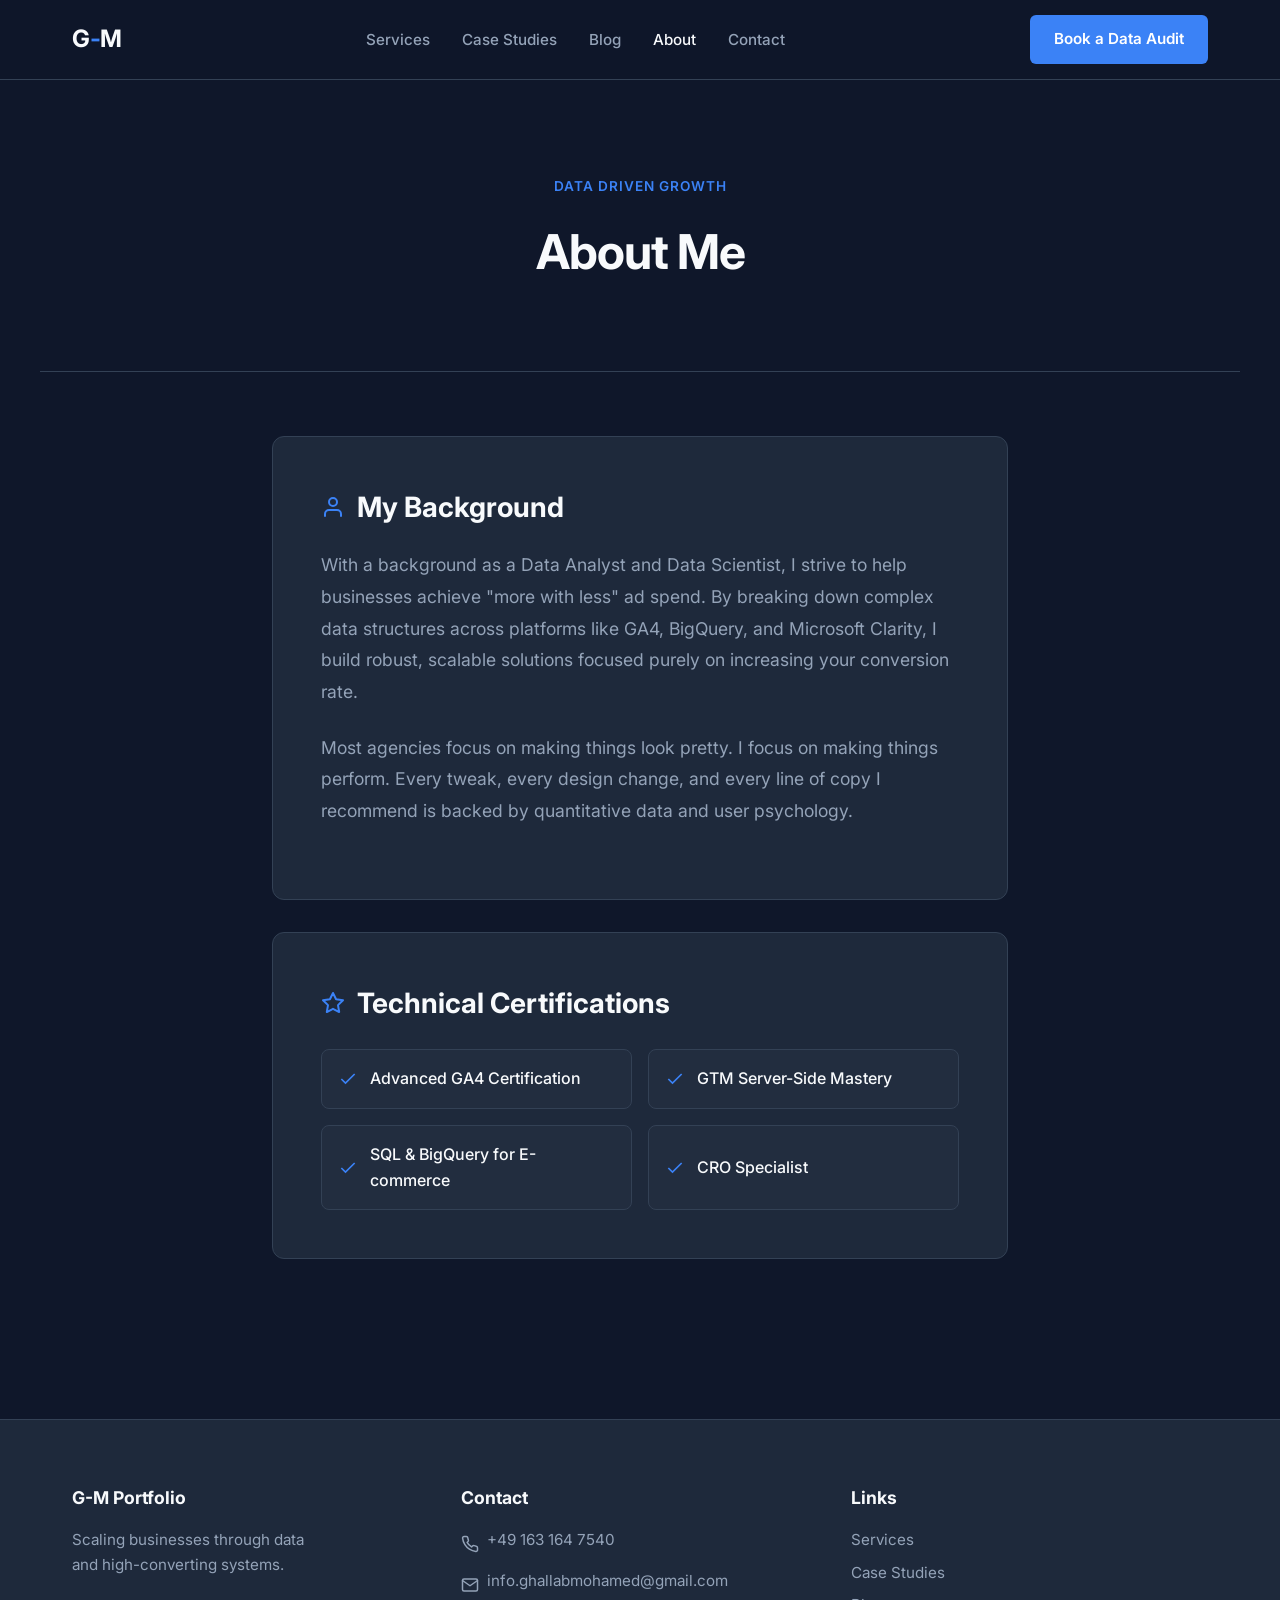
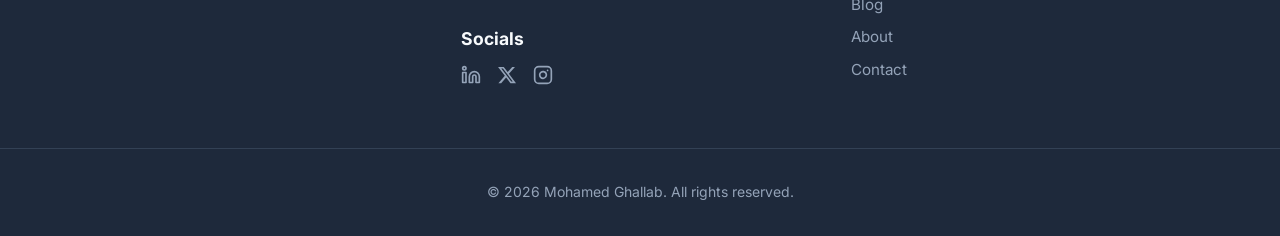
<file: about.html>
<!DOCTYPE html>
<html lang="en">

<head>
	<meta charset="UTF-8">
	<meta name="viewport" content="width=device-width, initial-scale=1.0">
	<meta name="description" content="About Mohamed Ghallab - Data Analyst and CRO Specialist.">
	<title>About - Mohamed Ghallab</title>
	<link rel="preconnect" href="https://fonts.googleapis.com">
	<link rel="preconnect" href="https://fonts.gstatic.com" crossorigin>
	<link href="https://fonts.googleapis.com/css2?family=Inter:wght@300;400;500;600;700&display=swap" rel="stylesheet">

	<style>
		/* CSS Reset & Variables */
		:root {
			--bg-primary: #0f172a;
			--bg-secondary: #1e293b;
			--bg-border: #334155;
			--accent: #3b82f6;
			--accent-hover: #2563eb;
			--text-primary: #f8fafc;
			--text-secondary: #94a3b8;
			--header-height: 80px;
		}

		* {
			margin: 0;
			padding: 0;
			box-sizing: border-box;
		}

		body {
			font-family: 'Inter', sans-serif;
			background-color: var(--bg-primary);
			color: var(--text-primary);
			line-height: 1.6;
			-webkit-font-smoothing: antialiased;
		}

		a {
			text-decoration: none;
			color: inherit;
			transition: color 0.2s ease;
		}

		/* Sticky Header */
		header {
			position: fixed;
			top: 0;
			left: 0;
			width: 100%;
			height: var(--header-height);
			background-color: rgba(15, 23, 42, 0.9);
			backdrop-filter: blur(10px);
			border-bottom: 1px solid var(--bg-border);
			z-index: 1000;
			display: flex;
			align-items: center;
		}

		.nav-container {
			width: 100%;
			max-width: 1200px;
			margin: 0 auto;
			padding: 0 2rem;
			display: flex;
			justify-content: space-between;
			align-items: center;
		}

		.logo {
			font-size: 1.5rem;
			font-weight: 700;
			letter-spacing: -0.5px;
			color: var(--text-primary);
		}

		.logo span {
			color: var(--accent);
		}

		.nav-links {
			display: flex;
			gap: 2rem;
			list-style: none;
			align-items: center;
		}

		.nav-links a {
			font-size: 0.95rem;
			font-weight: 500;
			color: var(--text-secondary);
		}

		.nav-links a:hover,
		.nav-links a.active {
			color: var(--text-primary);
		}

		.btn {
			display: inline-block;
			background-color: var(--accent);
			color: #fff !important;
			padding: 0.75rem 1.5rem;
			border-radius: 6px;
			font-weight: 600;
			font-size: 0.95rem;
			transition: all 0.2s ease;
			border: none;
			cursor: pointer;
			text-align: center;
		}

		.btn:hover {
			background-color: var(--accent-hover);
			transform: translateY(-1px);
			box-shadow: 0 4px 12px rgba(59, 130, 246, 0.3);
		}

		/* Main Container */
		main {
			margin-top: var(--header-height);
			padding-bottom: 4rem;
		}

		.container {
			max-width: 1200px;
			margin: 0 auto;
			padding: 0 2rem;
		}

		/* Page Header */
		.page-header {
			text-align: center;
			padding: 6rem 0 4rem;
			border-bottom: 1px solid var(--bg-border);
			margin-bottom: 4rem;
		}

		.page-header h1 {
			font-size: 3rem;
			font-weight: 700;
			margin-bottom: 1rem;
			letter-spacing: -1px;
		}

		.page-header p {
			font-size: 1.125rem;
			color: var(--text-secondary);
			max-width: 600px;
			margin: 0 auto;
		}

		/* About Content */
		.about-content {
			max-width: 800px;
			margin: 0 auto;
		}

		.about-section {
			background-color: var(--bg-secondary);
			border: 1px solid var(--bg-border);
			border-radius: 12px;
			padding: 3rem;
			margin-bottom: 2rem;
		}

		.about-section h2 {
			font-size: 1.75rem;
			margin-bottom: 1.25rem;
			color: var(--text-primary);
			display: flex;
			align-items: center;
			gap: 0.75rem;
		}

		.about-section h2 svg {
			color: var(--accent);
		}

		.about-section p {
			font-size: 1.1rem;
			color: var(--text-secondary);
			line-height: 1.8;
			margin-bottom: 1.5rem;
		}

		.cert-list {
			list-style: none;
			display: grid;
			grid-template-columns: 1fr;
			gap: 1rem;
			margin-top: 1.5rem;
		}

		@media(min-width: 600px) {
			.cert-list {
				grid-template-columns: 1fr 1fr;
			}
		}

		.cert-list li {
			display: flex;
			align-items: center;
			gap: 0.75rem;
			background-color: rgba(255, 255, 255, 0.02);
			border: 1px solid var(--bg-border);
			padding: 1rem;
			border-radius: 8px;
			color: var(--text-primary);
			font-weight: 500;
		}

		.cert-list li svg {
			flex-shrink: 0;
			color: var(--accent);
		}

		/* Footer */
		footer {
			background-color: var(--bg-secondary);
			border-top: 1px solid var(--bg-border);
			padding: 4rem 0 2rem;
			margin-top: 4rem;
		}

		.footer-grid {
			display: grid;
			grid-template-columns: repeat(auto-fit, minmax(200px, 1fr));
			gap: 2rem;
			margin-bottom: 3rem;
		}

		.footer-col h4 {
			font-size: 1.1rem;
			margin-bottom: 1rem;
			color: var(--text-primary);
		}

		.footer-col p,
		.footer-col a {
			color: var(--text-secondary);
			font-size: 0.95rem;
			margin-bottom: 0.5rem;
			display: block;
		}

		.footer-col a:hover {
			color: var(--accent);
		}

		.footer-bottom {
			text-align: center;
			padding-top: 2rem;
			border-top: 1px solid var(--bg-border);
			color: var(--text-secondary);
			font-size: 0.875rem;
		}

		@media (max-width: 900px) {
			.nav-links {
				display: none;
			}

			.page-header h1 {
				font-size: 2.5rem;
			}

			.about-section {
				padding: 2rem;
			}
		}
	</style>
</head>

<body>

	<!-- Sticky Header -->
	<header>
		<div class="nav-container">
			<a href="index.html" class="logo">G<span>-</span>M</a>
			<nav>
				<ul class="nav-links">
					<li><a href="index.html">Services</a></li>
					<li><a href="projects.html">Case Studies</a></li>
					<li><a href="blog.html">Blog</a></li>
					<li><a href="about.html" class="active">About</a></li>
					<li><a href="contact.html">Contact</a></li>
				</ul>
			</nav>
			<a href="contact.html" class="btn">Book a Data Audit</a>
		</div>
	</header>

	<main>
		<div class="page-header container">
			<span
				style="color: var(--accent); font-weight: 600; text-transform: uppercase; letter-spacing: 1px; margin-bottom: 1rem; display: block; font-size: 0.85rem;">Data
				Driven Growth</span>
			<h1>About Me</h1>
		</div>

		<section class="container about-content">

			<div class="about-section">
				<h2>
					<svg width="24" height="24" viewBox="0 0 24 24" fill="none" stroke="currentColor" stroke-width="2"
						stroke-linecap="round" stroke-linejoin="round">
						<path d="M20 21v-2a4 4 0 0 0-4-4H8a4 4 0 0 0-4 4v2"></path>
						<circle cx="12" cy="7" r="4"></circle>
					</svg>
					My Background
				</h2>
				<p>With a background as a Data Analyst and Data Scientist, I strive to help businesses achieve "more
					with less" ad spend. By breaking down complex data structures across platforms like GA4, BigQuery,
					and Microsoft Clarity, I build robust, scalable solutions focused purely on increasing your
					conversion rate.</p>
				<p>Most agencies focus on making things look pretty. I focus on making things perform. Every tweak,
					every design change, and every line of copy I recommend is backed by quantitative data and user
					psychology.</p>
			</div>

			<div class="about-section">
				<h2>
					<svg width="24" height="24" viewBox="0 0 24 24" fill="none" stroke="currentColor" stroke-width="2"
						stroke-linecap="round" stroke-linejoin="round">
						<polygon
							points="12 2 15.09 8.26 22 9.27 17 14.14 18.18 21.02 12 17.77 5.82 21.02 7 14.14 2 9.27 8.91 8.26 12 2">
						</polygon>
					</svg>
					Technical Certifications
				</h2>
				<ul class="cert-list">
					<li>
						<svg width="20" height="20" viewBox="0 0 24 24" fill="none" stroke="currentColor"
							stroke-width="2">
							<polyline points="20 6 9 17 4 12"></polyline>
						</svg>
						Advanced GA4 Certification
					</li>
					<li>
						<svg width="20" height="20" viewBox="0 0 24 24" fill="none" stroke="currentColor"
							stroke-width="2">
							<polyline points="20 6 9 17 4 12"></polyline>
						</svg>
						GTM Server-Side Mastery
					</li>
					<li>
						<svg width="20" height="20" viewBox="0 0 24 24" fill="none" stroke="currentColor"
							stroke-width="2">
							<polyline points="20 6 9 17 4 12"></polyline>
						</svg>
						SQL & BigQuery for E-commerce
					</li>
					<li>
						<svg width="20" height="20" viewBox="0 0 24 24" fill="none" stroke="currentColor"
							stroke-width="2">
							<polyline points="20 6 9 17 4 12"></polyline>
						</svg>
						CRO Specialist
					</li>
				</ul>
			</div>

		</section>
	</main>

	<!-- Footer -->
	<footer>
		<div class="container footer-grid">
			<div class="footer-col">
				<h4>G-M Portfolio</h4>
				<p>Scaling businesses through data<br>and high-converting systems.</p>
			</div>
			<div class="footer-col">
				<h4>Contact</h4>
				<div
					style="display: flex; align-items: center; gap: 0.5rem; margin-bottom: 0.5rem; color: var(--text-secondary);">
					<svg width="18" height="18" viewBox="0 0 24 24" fill="none" stroke="currentColor" stroke-width="2"
						stroke-linecap="round" stroke-linejoin="round">
						<path
							d="M22 16.92v3a2 2 0 0 1-2.18 2 19.79 19.79 0 0 1-8.63-3.07 19.5 19.5 0 0 1-6-6 19.79 19.79 0 0 1-3.07-8.67A2 2 0 0 1 4.11 2h3a2 2 0 0 1 2 1.72 12.84 12.84 0 0 0 .7 2.81 2 2 0 0 1-.45 2.11L8.09 9.91a16 16 0 0 0 6 6l1.27-1.27a2 2 0 0 1 2.11-.45 12.84 12.84 0 0 0 2.81.7A2 2 0 0 1 22 16.92z">
						</path>
					</svg>
					<a href="tel:+491631647540">+49 163 164 7540</a>
				</div>
				<div
					style="display: flex; align-items: center; gap: 0.5rem; margin-bottom: 1.5rem; color: var(--text-secondary);">
					<svg width="18" height="18" viewBox="0 0 24 24" fill="none" stroke="currentColor" stroke-width="2"
						stroke-linecap="round" stroke-linejoin="round">
						<path d="M4 4h16c1.1 0 2 .9 2 2v12c0 1.1-.9 2-2 2H4c-1.1 0-2-.9-2-2V6c0-1.1.9-2 2-2z"></path>
						<polyline points="22,6 12,13 2,6"></polyline>
					</svg>
					<a href="mailto:info.ghallabmohamed@gmail.com">info.ghallabmohamed@gmail.com</a>
				</div>

				<h4 style="margin-bottom: 0.75rem;">Socials</h4>
				<div style="display: flex; gap: 1rem; align-items: center;">
					<a href="https://www.linkedin.com/in/YOUR_LINKEDIN_URL" target="_blank" rel="noopener noreferrer"
						style="color: var(--text-secondary); transition: color 0.2s ease;">
						<svg width="20" height="20" viewBox="0 0 24 24" fill="none" stroke="currentColor"
							stroke-width="2" stroke-linecap="round" stroke-linejoin="round"
							onmouseover="this.style.color='var(--accent)'" onmouseout="this.style.color='currentColor'">
							<path d="M16 8a6 6 0 0 1 6 6v7h-4v-7a2 2 0 0 0-2-2 2 2 0 0 0-2 2v7h-4v-7a6 6 0 0 1 6-6z">
							</path>
							<rect x="2" y="9" width="4" height="12"></rect>
							<circle cx="4" cy="4" r="2"></circle>
						</svg>
					</a>
					<a href="https://twitter.com/YOUR_X_URL" target="_blank" rel="noopener noreferrer"
						style="color: var(--text-secondary); transition: color 0.2s ease;">
						<svg width="20" height="20" viewBox="0 0 24 24" fill="currentColor"
							onmouseover="this.style.color='var(--accent)'" onmouseout="this.style.color='currentColor'">
							<path
								d="M18.244 2.25h3.308l-7.227 8.26 8.502 11.24H16.17l-5.214-6.817L4.99 21.75H1.68l7.73-8.835L1.254 2.25H8.08l4.713 6.231zm-1.161 17.52h1.833L7.084 4.126H5.117z" />
						</svg>
					</a>
					<a href="https://www.instagram.com/YOUR_INSTAGRAM_URL" target="_blank" rel="noopener noreferrer"
						style="color: var(--text-secondary); transition: color 0.2s ease;">
						<svg width="20" height="20" viewBox="0 0 24 24" fill="none" stroke="currentColor"
							stroke-width="2" stroke-linecap="round" stroke-linejoin="round"
							onmouseover="this.style.color='var(--accent)'" onmouseout="this.style.color='currentColor'">
							<rect x="2" y="2" width="20" height="20" rx="5" ry="5"></rect>
							<path d="M16 11.37A4 4 0 1 1 12.63 8 4 4 0 0 1 16 11.37z"></path>
							<line x1="17.5" y1="6.5" x2="17.51" y2="6.5"></line>
						</svg>
					</a>
				</div>
			</div>
			<div class="footer-col">
				<h4>Links</h4>
				<a href="index.html">Services</a>
				<a href="projects.html">Case Studies</a>
				<a href="blog.html">Blog</a>
				<a href="about.html">About</a>
				<a href="contact.html">Contact</a>
			</div>
		</div>
		<div class="footer-bottom">
			&copy; 2026 Mohamed Ghallab. All rights reserved.
		</div>
	</footer>

</body>

</html>
</file>
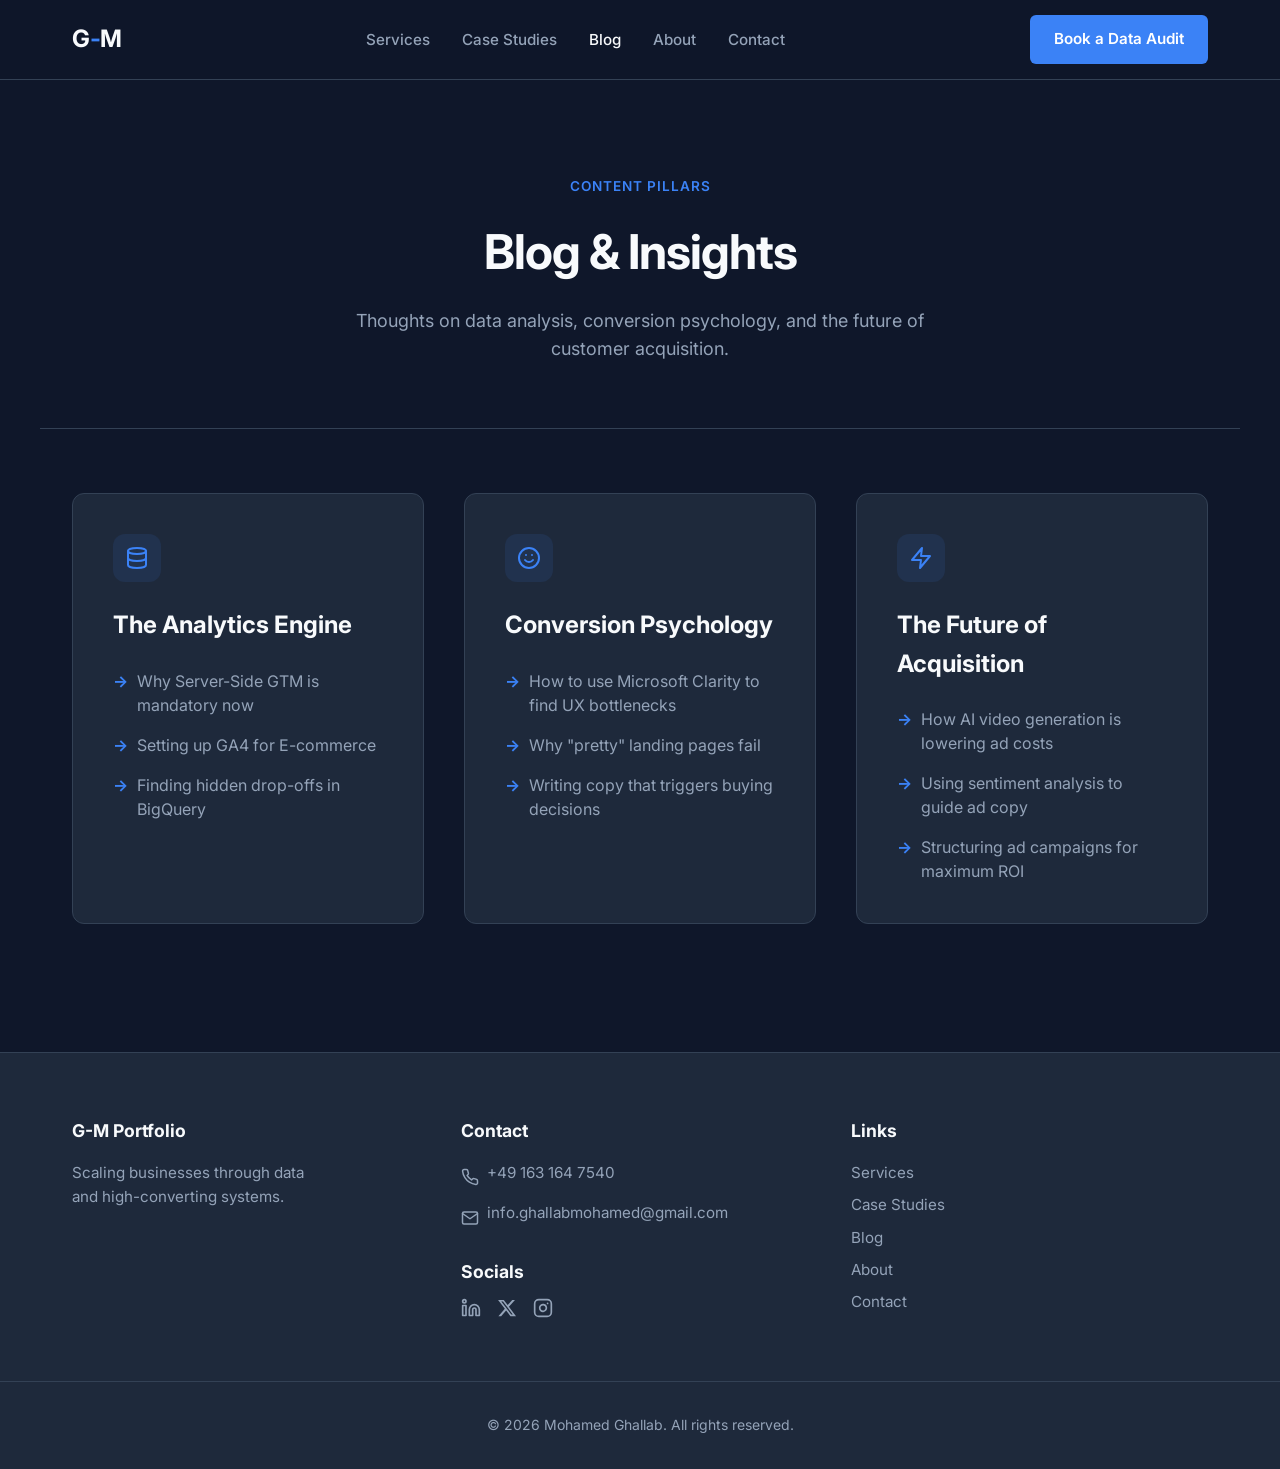
<file: blog.html>
<!DOCTYPE html>
<html lang="en">

<head>
    <meta charset="UTF-8">
    <meta name="viewport" content="width=device-width, initial-scale=1.0">
    <meta name="description" content="Blog and Insights - Mohamed Ghallab">
    <title>Blog - Mohamed Ghallab</title>
    <link rel="preconnect" href="https://fonts.googleapis.com">
    <link rel="preconnect" href="https://fonts.gstatic.com" crossorigin>
    <link href="https://fonts.googleapis.com/css2?family=Inter:wght@300;400;500;600;700&display=swap" rel="stylesheet">

    <style>
        /* CSS Reset & Variables */
        :root {
            --bg-primary: #0f172a;
            --bg-secondary: #1e293b;
            --bg-border: #334155;
            --accent: #3b82f6;
            --accent-hover: #2563eb;
            --text-primary: #f8fafc;
            --text-secondary: #94a3b8;
            --header-height: 80px;
        }

        * {
            margin: 0;
            padding: 0;
            box-sizing: border-box;
        }

        body {
            font-family: 'Inter', sans-serif;
            background-color: var(--bg-primary);
            color: var(--text-primary);
            line-height: 1.6;
            -webkit-font-smoothing: antialiased;
        }

        a {
            text-decoration: none;
            color: inherit;
            transition: color 0.2s ease;
        }

        /* Sticky Header */
        header {
            position: fixed;
            top: 0;
            left: 0;
            width: 100%;
            height: var(--header-height);
            background-color: rgba(15, 23, 42, 0.9);
            backdrop-filter: blur(10px);
            border-bottom: 1px solid var(--bg-border);
            z-index: 1000;
            display: flex;
            align-items: center;
        }

        .nav-container {
            width: 100%;
            max-width: 1200px;
            margin: 0 auto;
            padding: 0 2rem;
            display: flex;
            justify-content: space-between;
            align-items: center;
        }

        .logo {
            font-size: 1.5rem;
            font-weight: 700;
            letter-spacing: -0.5px;
            color: var(--text-primary);
        }

        .logo span {
            color: var(--accent);
        }

        .nav-links {
            display: flex;
            gap: 2rem;
            list-style: none;
            align-items: center;
        }

        .nav-links a {
            font-size: 0.95rem;
            font-weight: 500;
            color: var(--text-secondary);
        }

        .nav-links a:hover,
        .nav-links a.active {
            color: var(--text-primary);
        }

        .btn {
            display: inline-block;
            background-color: var(--accent);
            color: #fff !important;
            padding: 0.75rem 1.5rem;
            border-radius: 6px;
            font-weight: 600;
            font-size: 0.95rem;
            transition: all 0.2s ease;
            border: none;
            cursor: pointer;
            text-align: center;
        }

        .btn:hover {
            background-color: var(--accent-hover);
            transform: translateY(-1px);
            box-shadow: 0 4px 12px rgba(59, 130, 246, 0.3);
        }

        /* Main Container */
        main {
            margin-top: var(--header-height);
            padding-bottom: 4rem;
        }

        .container {
            max-width: 1200px;
            margin: 0 auto;
            padding: 0 2rem;
        }

        /* Page Header */
        .page-header {
            text-align: center;
            padding: 6rem 0 4rem;
            border-bottom: 1px solid var(--bg-border);
            margin-bottom: 4rem;
        }

        .page-header h1 {
            font-size: 3rem;
            font-weight: 700;
            margin-bottom: 1rem;
            letter-spacing: -1px;
        }

        .page-header p {
            font-size: 1.125rem;
            color: var(--text-secondary);
            max-width: 600px;
            margin: 0 auto;
        }

        /* Blog Pillars Layout */
        .pillars-grid {
            display: grid;
            grid-template-columns: repeat(auto-fit, minmax(300px, 1fr));
            gap: 2.5rem;
        }

        .pillar-card {
            background-color: var(--bg-secondary);
            border: 1px solid var(--bg-border);
            border-radius: 12px;
            padding: 2.5rem;
            transition: transform 0.3s ease, box-shadow 0.3s ease;
        }

        .pillar-card:hover {
            transform: translateY(-5px);
            box-shadow: 0 20px 40px rgba(0, 0, 0, 0.3);
            border-color: var(--accent);
        }

        .pillar-icon {
            width: 48px;
            height: 48px;
            background-color: rgba(59, 130, 246, 0.1);
            color: var(--accent);
            border-radius: 12px;
            display: flex;
            align-items: center;
            justify-content: center;
            font-size: 1.5rem;
            margin-bottom: 1.5rem;
        }

        .pillar-card h2 {
            font-size: 1.5rem;
            margin-bottom: 1.5rem;
            color: var(--text-primary);
        }

        .pillar-card ul {
            list-style: none;
            display: flex;
            flex-direction: column;
            gap: 1rem;
        }

        .pillar-card li {
            position: relative;
            padding-left: 1.5rem;
            color: var(--text-secondary);
            line-height: 1.5;
        }

        .pillar-card li::before {
            content: "→";
            position: absolute;
            left: 0;
            color: var(--accent);
            font-weight: bold;
        }

        /* Footer */
        footer {
            background-color: var(--bg-secondary);
            border-top: 1px solid var(--bg-border);
            padding: 4rem 0 2rem;
            margin-top: 4rem;
        }

        .footer-grid {
            display: grid;
            grid-template-columns: repeat(auto-fit, minmax(200px, 1fr));
            gap: 2rem;
            margin-bottom: 3rem;
        }

        .footer-col h4 {
            font-size: 1.1rem;
            margin-bottom: 1rem;
            color: var(--text-primary);
        }

        .footer-col p,
        .footer-col a {
            color: var(--text-secondary);
            font-size: 0.95rem;
            margin-bottom: 0.5rem;
            display: block;
        }

        .footer-col a:hover {
            color: var(--accent);
        }

        .footer-bottom {
            text-align: center;
            padding-top: 2rem;
            border-top: 1px solid var(--bg-border);
            color: var(--text-secondary);
            font-size: 0.875rem;
        }

        @media (max-width: 900px) {
            .nav-links {
                display: none;
            }

            .page-header h1 {
                font-size: 2.5rem;
            }

            .pillar-card {
                padding: 2rem;
            }
        }
    </style>
</head>

<body>

    <!-- Sticky Header -->
    <header>
        <div class="nav-container">
            <a href="index.html" class="logo">G<span>-</span>M</a>
            <nav>
                <ul class="nav-links">
                    <li><a href="index.html">Services</a></li>
                    <li><a href="projects.html">Case Studies</a></li>
                    <li><a href="blog.html" class="active">Blog</a></li>
                    <li><a href="about.html">About</a></li>
                    <li><a href="contact.html">Contact</a></li>
                </ul>
            </nav>
            <a href="contact.html" class="btn">Book a Data Audit</a>
        </div>
    </header>

    <main>
        <div class="page-header container">
            <span
                style="color: var(--accent); font-weight: 600; text-transform: uppercase; letter-spacing: 1px; margin-bottom: 1rem; display: block; font-size: 0.85rem;">Content
                Pillars</span>
            <h1>Blog & Insights</h1>
            <p>Thoughts on data analysis, conversion psychology, and the future of customer acquisition.</p>
        </div>

        <section class="container pillars-grid">

            <div class="pillar-card">
                <div class="pillar-icon">
                    <svg width="24" height="24" viewBox="0 0 24 24" fill="none" stroke="currentColor" stroke-width="2"
                        stroke-linecap="round" stroke-linejoin="round">
                        <ellipse cx="12" cy="5" rx="9" ry="3"></ellipse>
                        <path d="M21 12c0 1.66-4 3-9 3s-9-1.34-9-3"></path>
                        <path d="M3 5v14c0 1.66 4 3 9 3s9-1.34 9-3V5"></path>
                    </svg>
                </div>
                <h2>The Analytics Engine</h2>
                <ul>
                    <li>Why Server-Side GTM is mandatory now</li>
                    <li>Setting up GA4 for E-commerce</li>
                    <li>Finding hidden drop-offs in BigQuery</li>
                </ul>
            </div>

            <div class="pillar-card">
                <div class="pillar-icon">
                    <svg width="24" height="24" viewBox="0 0 24 24" fill="none" stroke="currentColor" stroke-width="2"
                        stroke-linecap="round" stroke-linejoin="round">
                        <circle cx="12" cy="12" r="10"></circle>
                        <path d="M8 14s1.5 2 4 2 4-2 4-2"></path>
                        <line x1="9" y1="9" x2="9.01" y2="9"></line>
                        <line x1="15" y1="9" x2="15.01" y2="9"></line>
                    </svg>
                </div>
                <h2>Conversion Psychology</h2>
                <ul>
                    <li>How to use Microsoft Clarity to find UX bottlenecks</li>
                    <li>Why "pretty" landing pages fail</li>
                    <li>Writing copy that triggers buying decisions</li>
                </ul>
            </div>

            <div class="pillar-card">
                <div class="pillar-icon">
                    <svg width="24" height="24" viewBox="0 0 24 24" fill="none" stroke="currentColor" stroke-width="2"
                        stroke-linecap="round" stroke-linejoin="round">
                        <polygon points="13 2 3 14 12 14 11 22 21 10 12 10 13 2"></polygon>
                    </svg>
                </div>
                <h2>The Future of Acquisition</h2>
                <ul>
                    <li>How AI video generation is lowering ad costs</li>
                    <li>Using sentiment analysis to guide ad copy</li>
                    <li>Structuring ad campaigns for maximum ROI</li>
                </ul>
            </div>

        </section>
    </main>

    <!-- Footer -->
    <footer>
        <div class="container footer-grid">
            <div class="footer-col">
                <h4>G-M Portfolio</h4>
                <p>Scaling businesses through data<br>and high-converting systems.</p>
            </div>
            <div class="footer-col">
                <h4>Contact</h4>
                <div
                    style="display: flex; align-items: center; gap: 0.5rem; margin-bottom: 0.5rem; color: var(--text-secondary);">
                    <svg width="18" height="18" viewBox="0 0 24 24" fill="none" stroke="currentColor" stroke-width="2"
                        stroke-linecap="round" stroke-linejoin="round">
                        <path
                            d="M22 16.92v3a2 2 0 0 1-2.18 2 19.79 19.79 0 0 1-8.63-3.07 19.5 19.5 0 0 1-6-6 19.79 19.79 0 0 1-3.07-8.67A2 2 0 0 1 4.11 2h3a2 2 0 0 1 2 1.72 12.84 12.84 0 0 0 .7 2.81 2 2 0 0 1-.45 2.11L8.09 9.91a16 16 0 0 0 6 6l1.27-1.27a2 2 0 0 1 2.11-.45 12.84 12.84 0 0 0 2.81.7A2 2 0 0 1 22 16.92z">
                        </path>
                    </svg>
                    <a href="tel:+491631647540">+49 163 164 7540</a>
                </div>
                <div
                    style="display: flex; align-items: center; gap: 0.5rem; margin-bottom: 1.5rem; color: var(--text-secondary);">
                    <svg width="18" height="18" viewBox="0 0 24 24" fill="none" stroke="currentColor" stroke-width="2"
                        stroke-linecap="round" stroke-linejoin="round">
                        <path d="M4 4h16c1.1 0 2 .9 2 2v12c0 1.1-.9 2-2 2H4c-1.1 0-2-.9-2-2V6c0-1.1.9-2 2-2z"></path>
                        <polyline points="22,6 12,13 2,6"></polyline>
                    </svg>
                    <a href="mailto:info.ghallabmohamed@gmail.com">info.ghallabmohamed@gmail.com</a>
                </div>

                <h4 style="margin-bottom: 0.75rem;">Socials</h4>
                <div style="display: flex; gap: 1rem; align-items: center;">
                    <a href="https://www.linkedin.com/in/YOUR_LINKEDIN_URL" target="_blank" rel="noopener noreferrer"
                        style="color: var(--text-secondary); transition: color 0.2s ease;">
                        <svg width="20" height="20" viewBox="0 0 24 24" fill="none" stroke="currentColor"
                            stroke-width="2" stroke-linecap="round" stroke-linejoin="round"
                            onmouseover="this.style.color='var(--accent)'" onmouseout="this.style.color='currentColor'">
                            <path d="M16 8a6 6 0 0 1 6 6v7h-4v-7a2 2 0 0 0-2-2 2 2 0 0 0-2 2v7h-4v-7a6 6 0 0 1 6-6z">
                            </path>
                            <rect x="2" y="9" width="4" height="12"></rect>
                            <circle cx="4" cy="4" r="2"></circle>
                        </svg>
                    </a>
                    <a href="https://twitter.com/YOUR_X_URL" target="_blank" rel="noopener noreferrer"
                        style="color: var(--text-secondary); transition: color 0.2s ease;">
                        <svg width="20" height="20" viewBox="0 0 24 24" fill="currentColor"
                            onmouseover="this.style.color='var(--accent)'" onmouseout="this.style.color='currentColor'">
                            <path
                                d="M18.244 2.25h3.308l-7.227 8.26 8.502 11.24H16.17l-5.214-6.817L4.99 21.75H1.68l7.73-8.835L1.254 2.25H8.08l4.713 6.231zm-1.161 17.52h1.833L7.084 4.126H5.117z" />
                        </svg>
                    </a>
                    <a href="https://www.instagram.com/YOUR_INSTAGRAM_URL" target="_blank" rel="noopener noreferrer"
                        style="color: var(--text-secondary); transition: color 0.2s ease;">
                        <svg width="20" height="20" viewBox="0 0 24 24" fill="none" stroke="currentColor"
                            stroke-width="2" stroke-linecap="round" stroke-linejoin="round"
                            onmouseover="this.style.color='var(--accent)'" onmouseout="this.style.color='currentColor'">
                            <rect x="2" y="2" width="20" height="20" rx="5" ry="5"></rect>
                            <path d="M16 11.37A4 4 0 1 1 12.63 8 4 4 0 0 1 16 11.37z"></path>
                            <line x1="17.5" y1="6.5" x2="17.51" y2="6.5"></line>
                        </svg>
                    </a>
                </div>
            </div>
            <div class="footer-col">
                <h4>Links</h4>
                <a href="index.html">Services</a>
                <a href="projects.html">Case Studies</a>
                <a href="blog.html">Blog</a>
                <a href="about.html">About</a>
                <a href="contact.html">Contact</a>
            </div>
        </div>
        <div class="footer-bottom">
            &copy; 2026 Mohamed Ghallab. All rights reserved.
        </div>
    </footer>

</body>

</html>
</file>
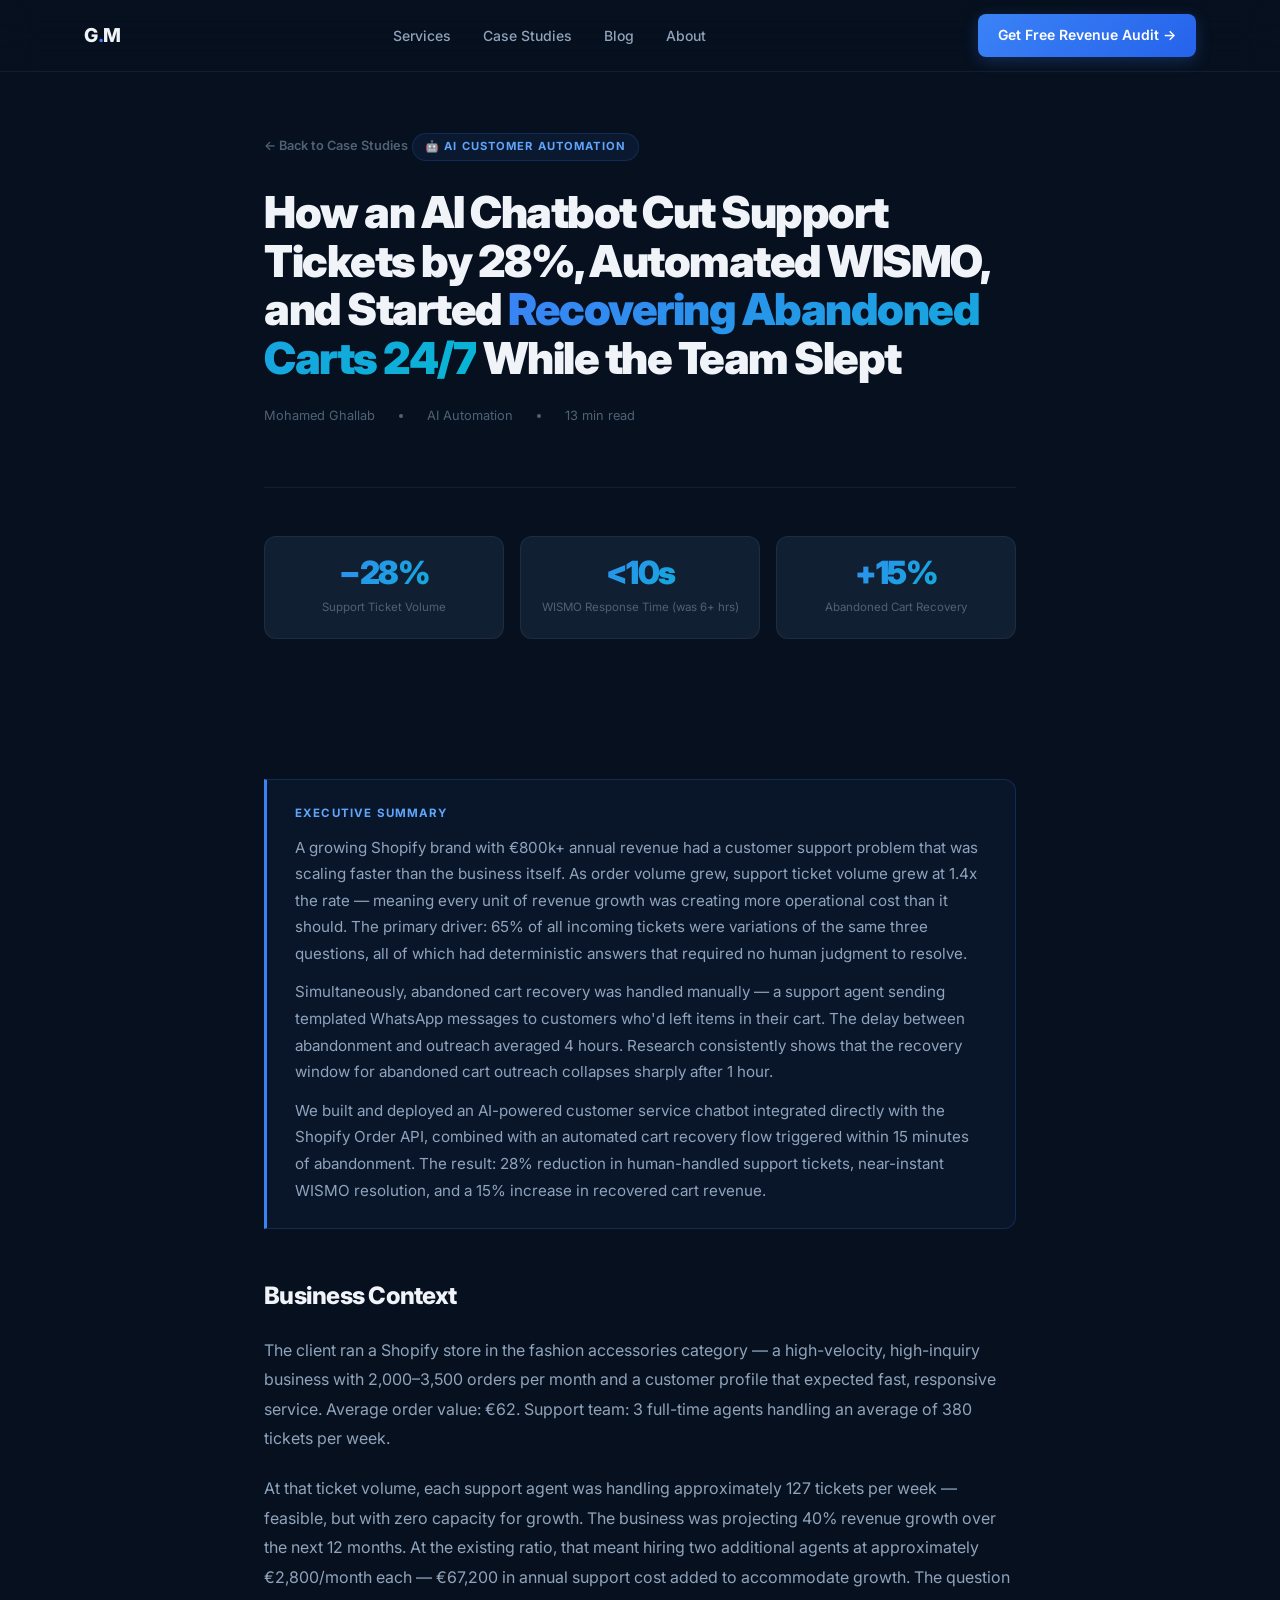
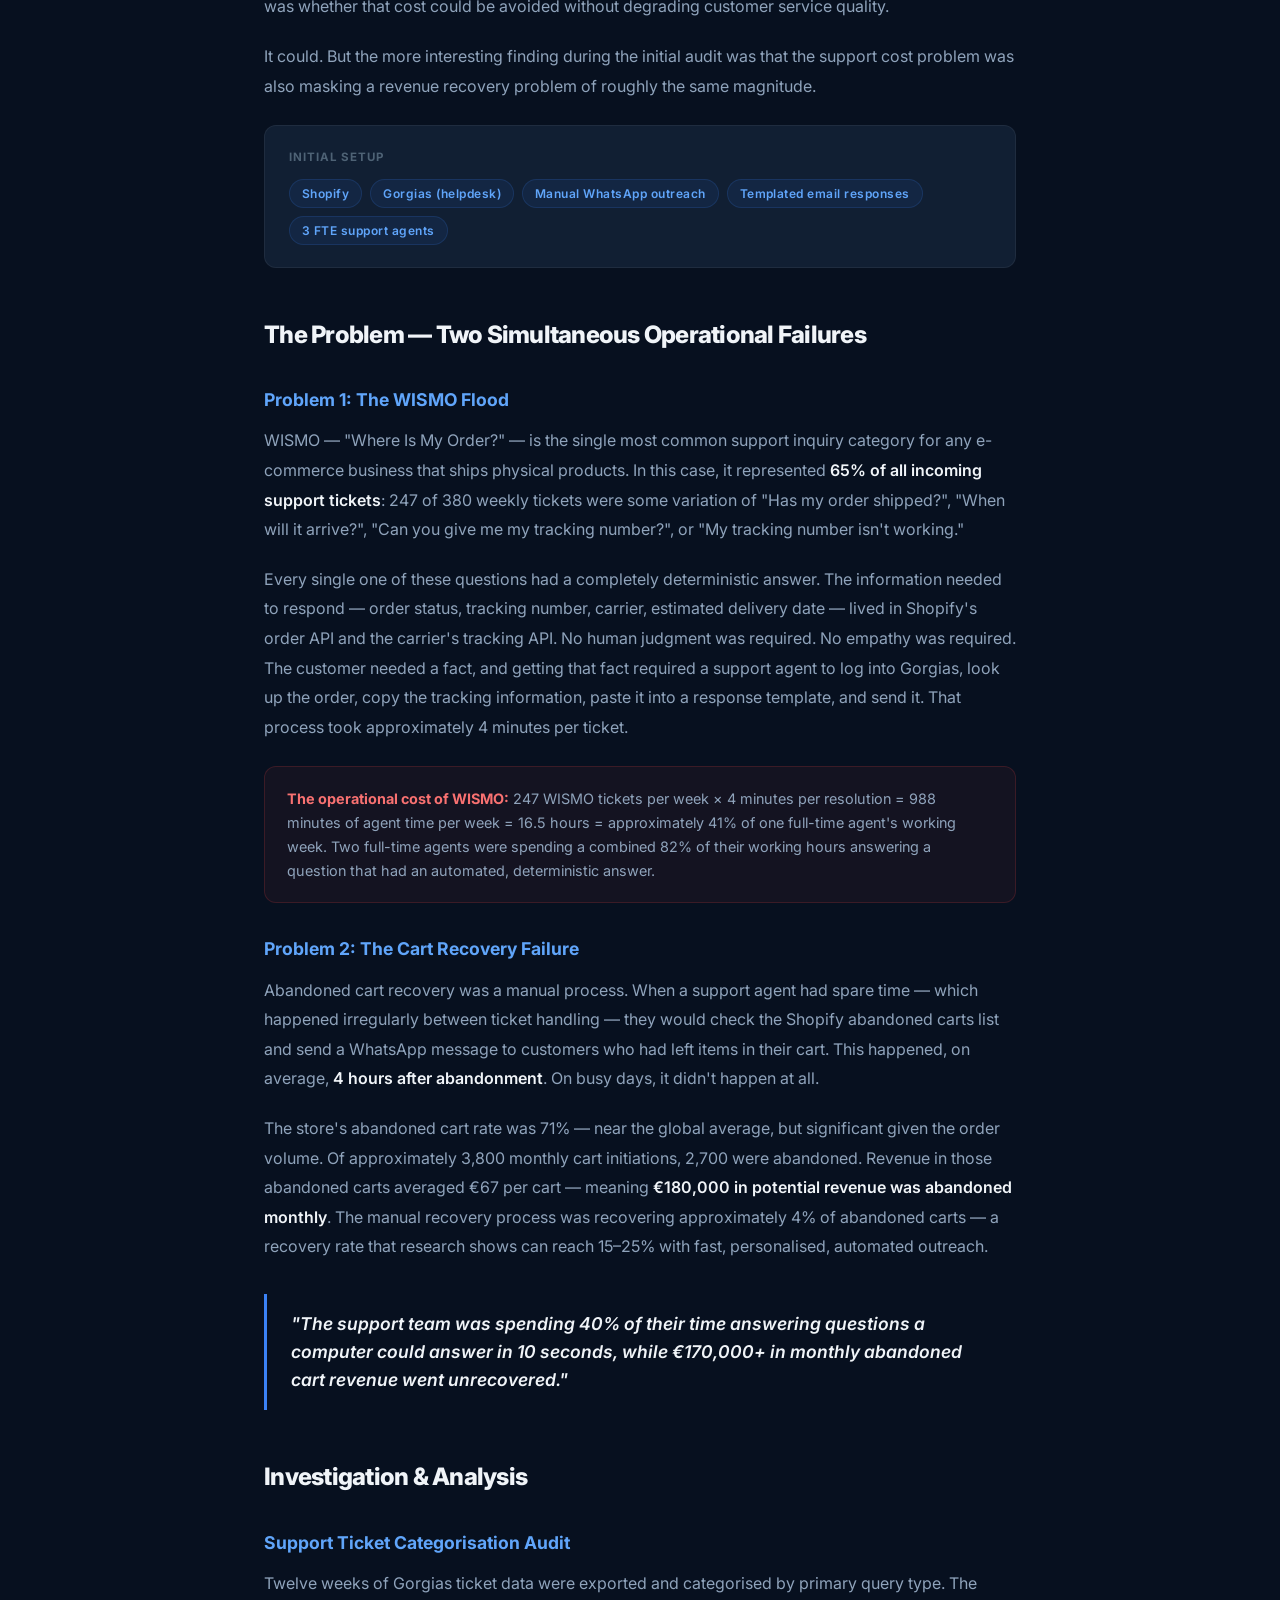
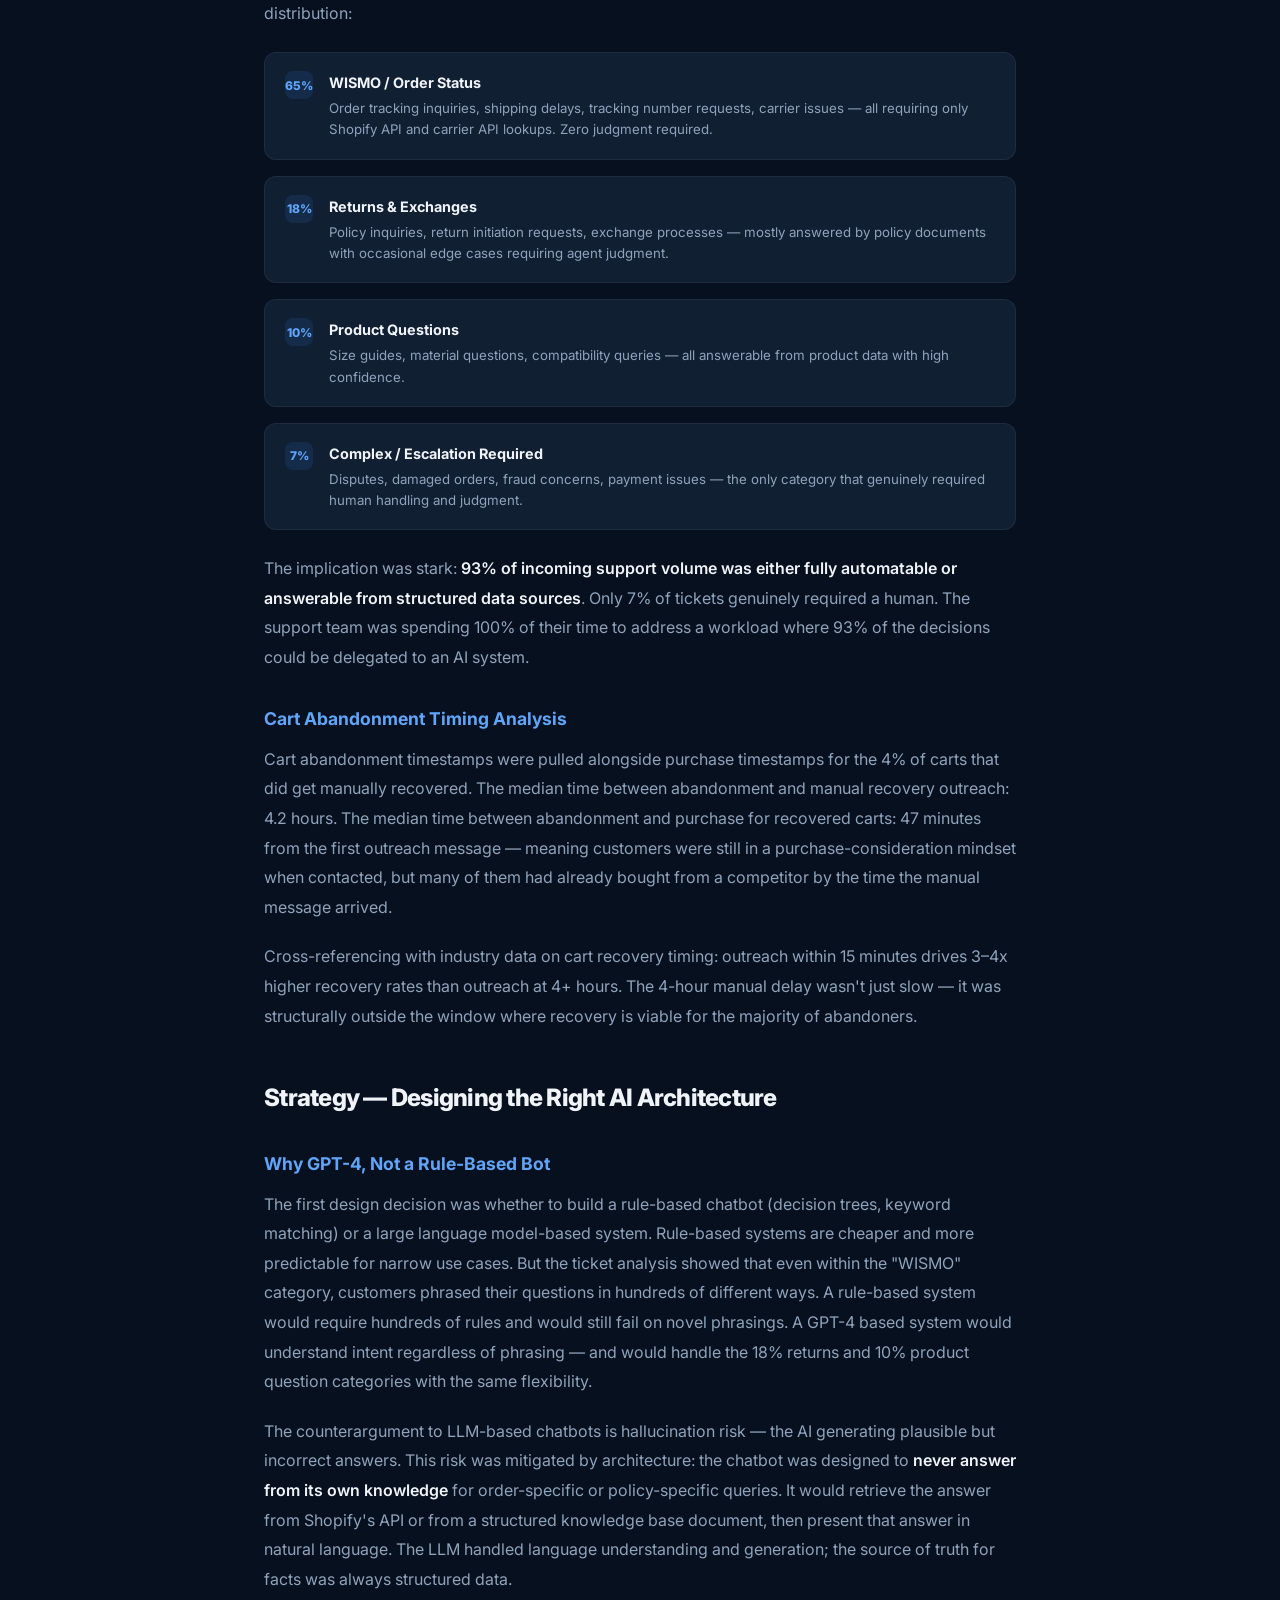
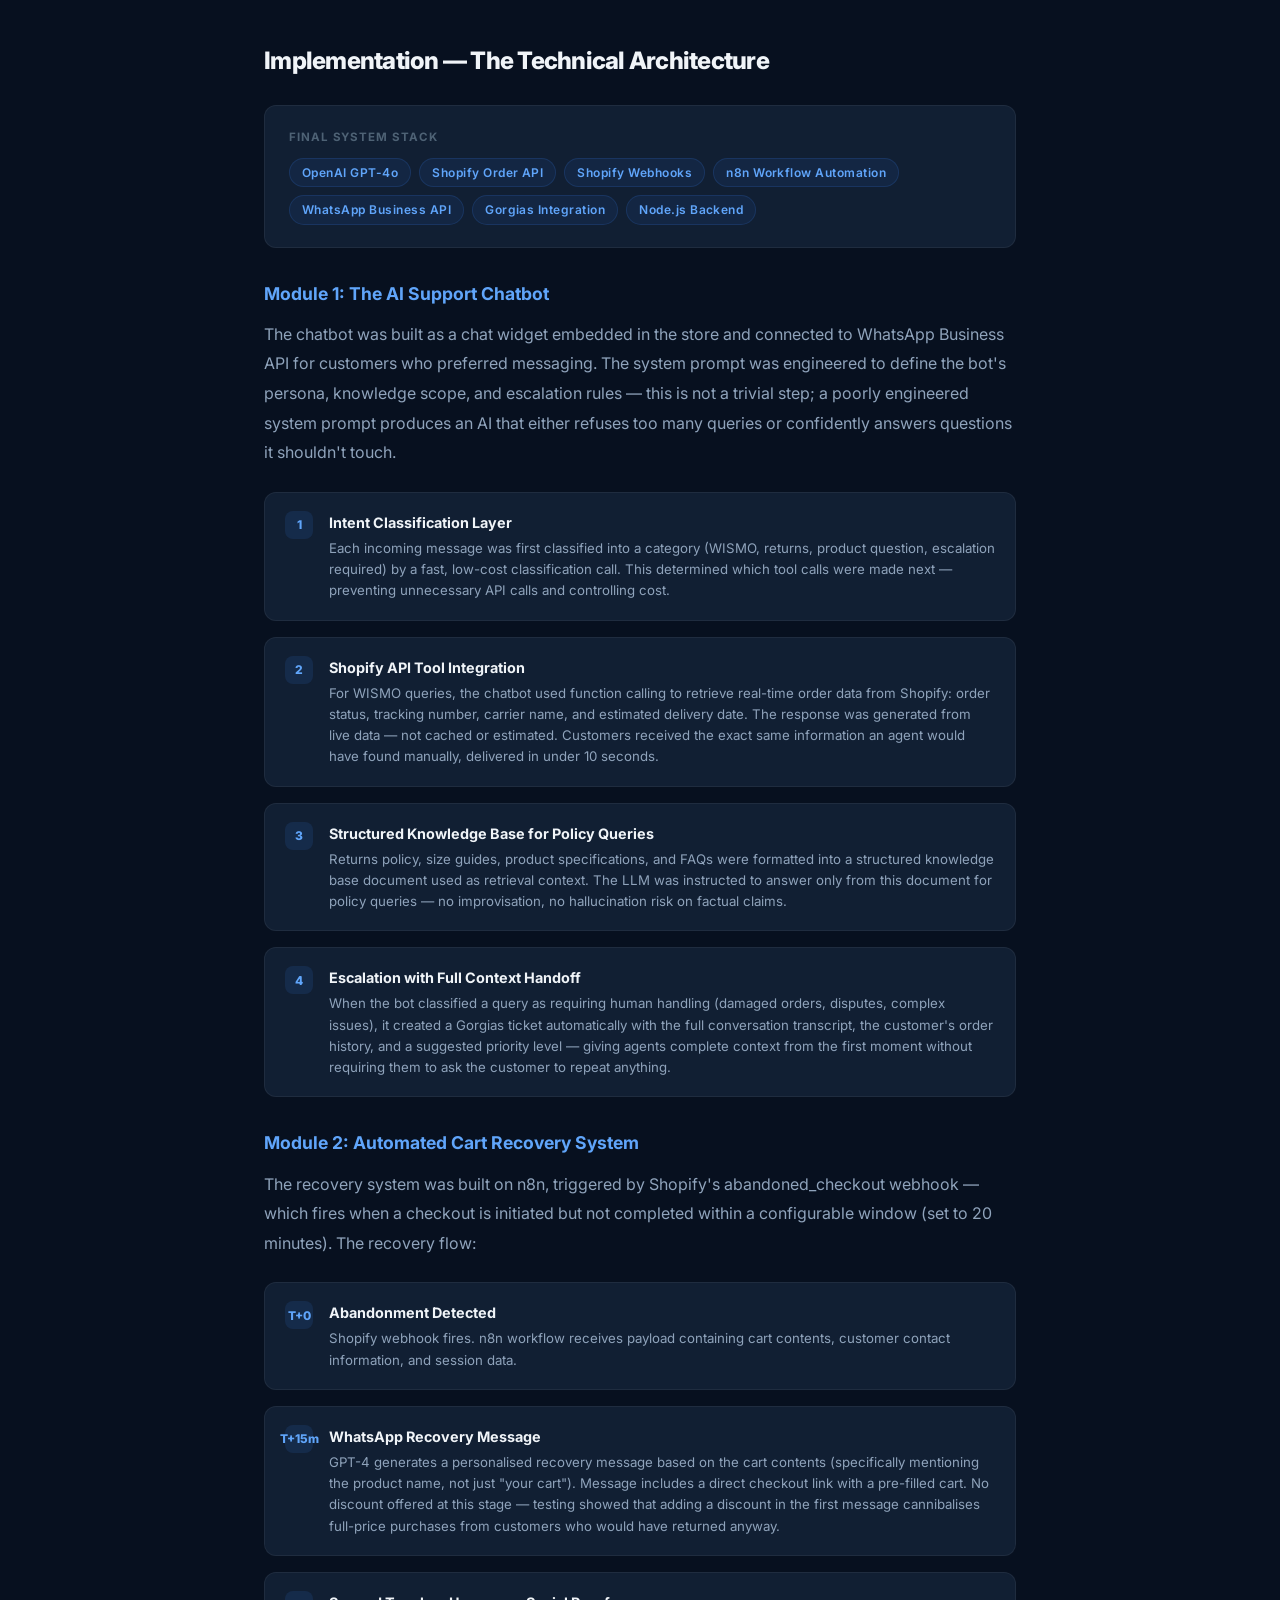
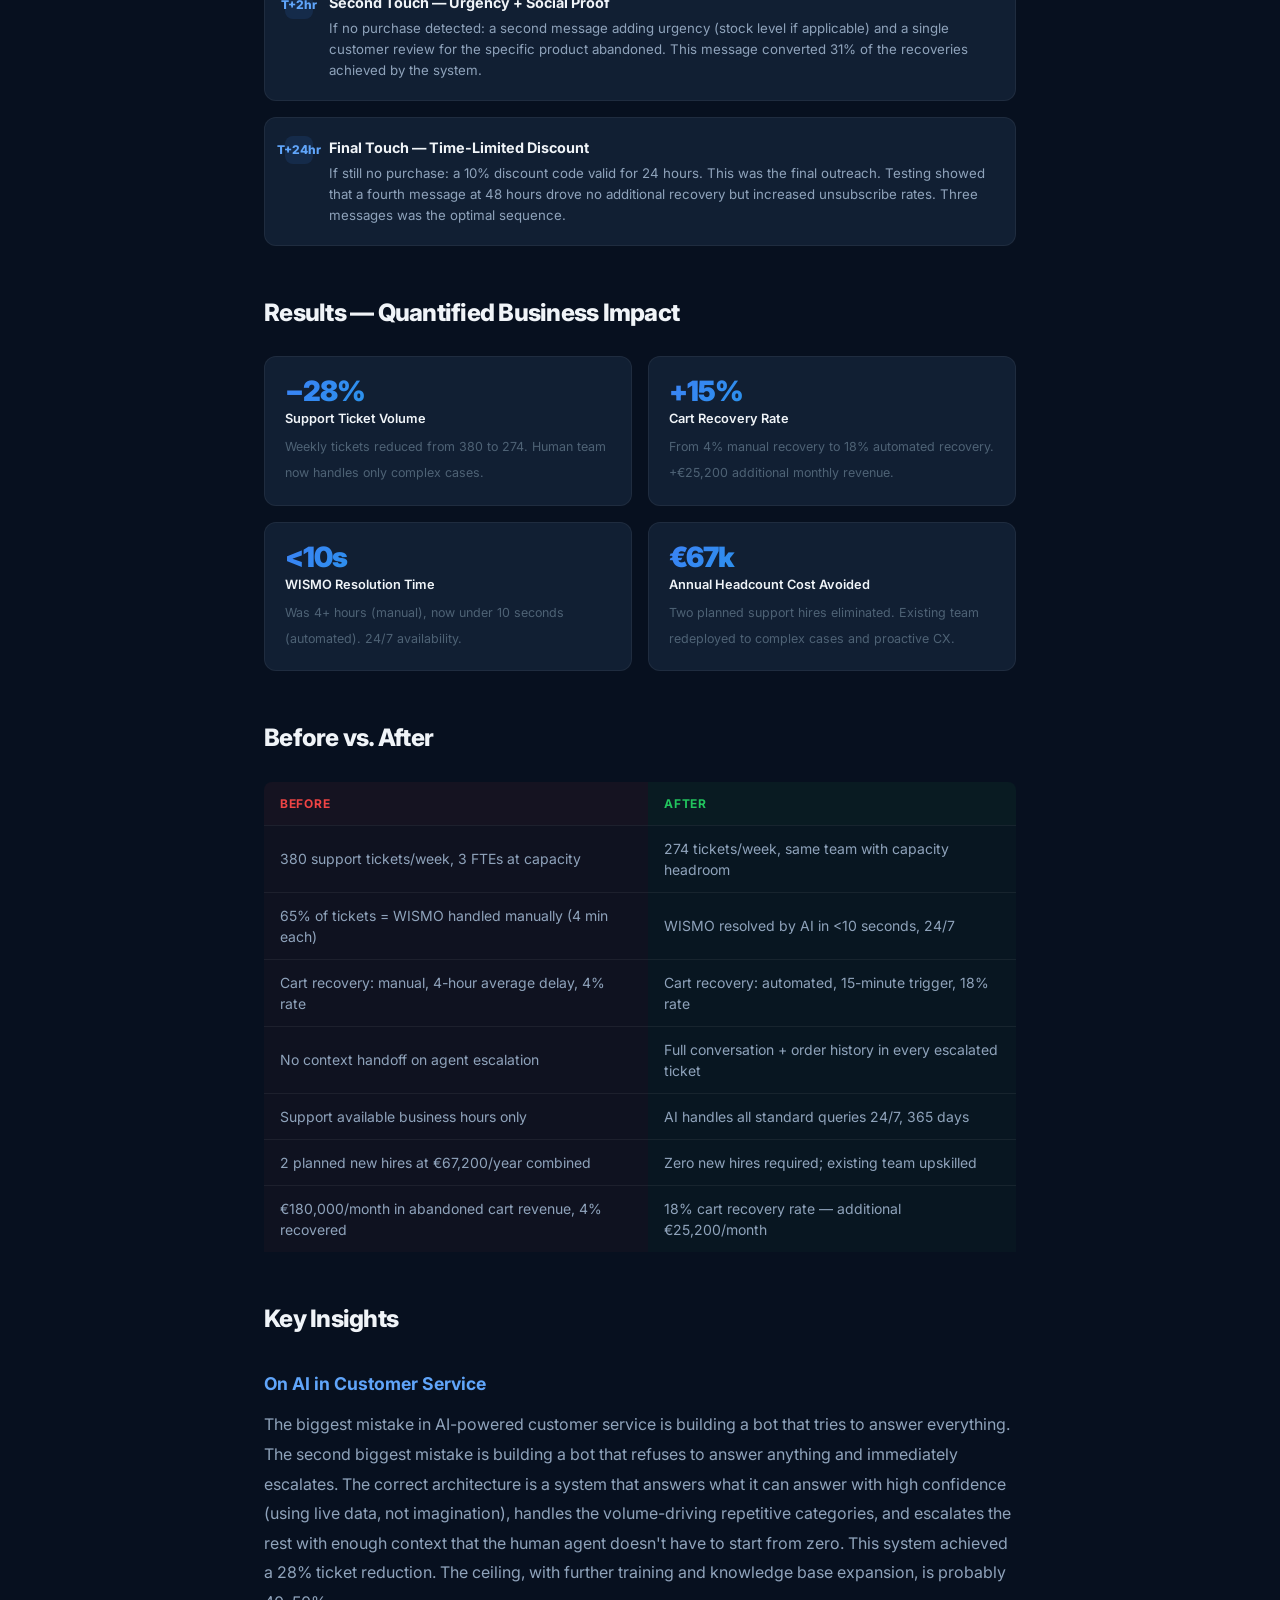
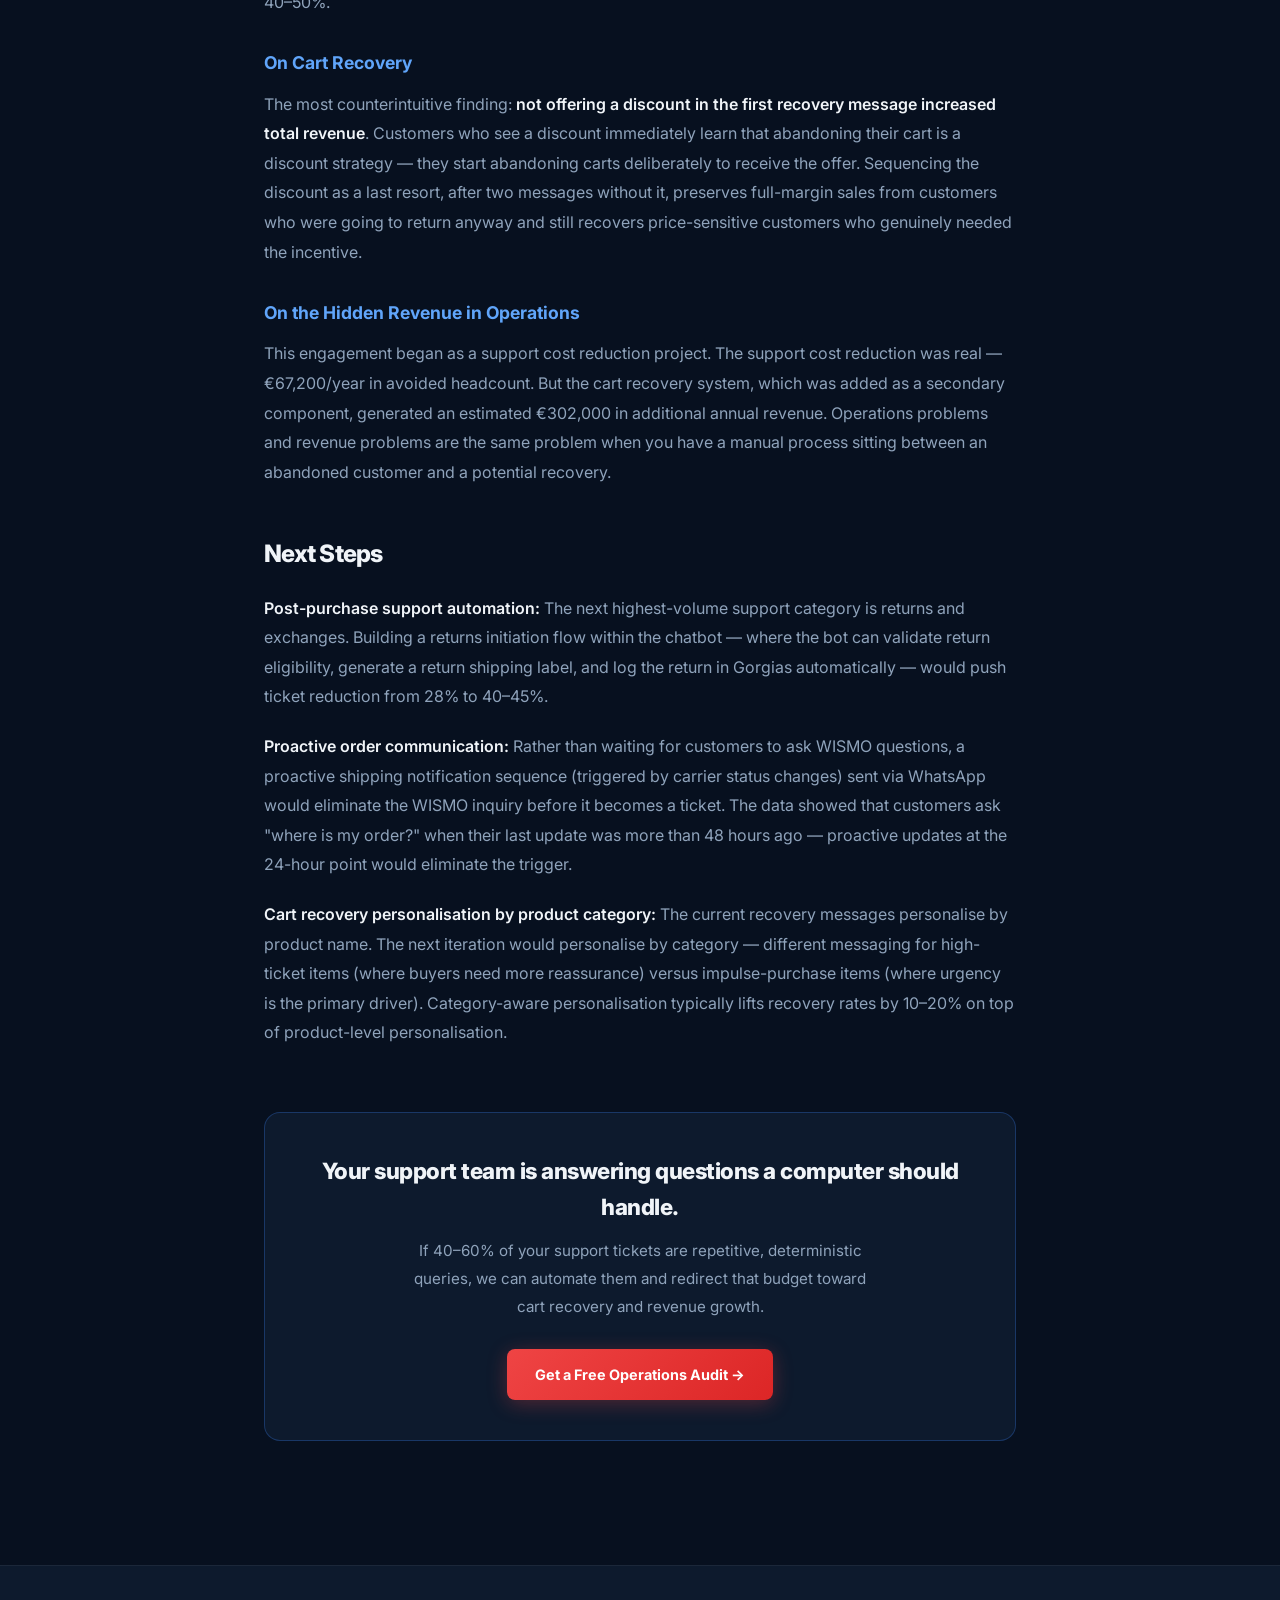
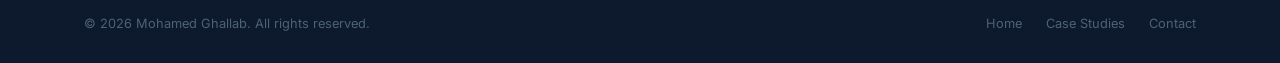
<file: case-chatbot.html>
<!DOCTYPE html>
<html lang="en">
<head>
    <meta charset="UTF-8">
    <meta name="viewport" content="width=device-width, initial-scale=1.0">
    <meta name="description" content="How an AI-powered chatbot integrated with Shopify eliminated 28% of support tickets, automated WISMO queries, and started recovering abandoned carts 24/7.">
    <title>AI Chatbot: −28% Support Tickets & 24/7 Cart Recovery — Mohamed Ghallab</title>
    <link rel="preconnect" href="https://fonts.googleapis.com">
    <link rel="preconnect" href="https://fonts.gstatic.com" crossorigin>
    <link href="https://fonts.googleapis.com/css2?family=Inter:wght@300;400;500;600;700;800;900&display=swap" rel="stylesheet">
    <style>
        :root{--bg:#07101f;--bg-2:#0d1a2d;--bg-card:#111f33;--border:rgba(255,255,255,0.06);--border-hi:rgba(59,130,246,0.28);--blue:#3b82f6;--blue-light:#60a5fa;--cyan:#06b6d4;--red:#ef4444;--green:#22c55e;--text:#f0f4f8;--text-2:#8fa3bb;--text-3:#4e6275;--nav-h:72px;--r:12px;}
        *,*::before,*::after{margin:0;padding:0;box-sizing:border-box;}
        html{scroll-behavior:smooth;}
        body{font-family:'Inter',sans-serif;background:var(--bg);color:var(--text);line-height:1.6;-webkit-font-smoothing:antialiased;}
        a{text-decoration:none;color:inherit;}ul{list-style:none;}
        nav{position:fixed;top:0;left:0;right:0;height:var(--nav-h);background:rgba(7,16,31,0.88);backdrop-filter:blur(18px);border-bottom:1px solid var(--border);z-index:100;display:flex;align-items:center;}
        .nav-inner{display:flex;align-items:center;justify-content:space-between;width:100%;max-width:1160px;margin:0 auto;padding:0 24px;}
        .logo{font-size:1.2rem;font-weight:800;letter-spacing:-0.5px;}.logo-dot{color:var(--blue);}
        .nav-links{display:flex;align-items:center;gap:2rem;}.nav-links a{font-size:0.875rem;font-weight:500;color:var(--text-2);transition:color 0.2s;}.nav-links a:hover{color:var(--text);}
        .btn-nav{display:inline-flex;align-items:center;gap:8px;padding:10px 20px;border-radius:8px;font-size:0.875rem;font-weight:600;background:linear-gradient(135deg,#3b82f6,#2563eb);color:#fff;box-shadow:0 4px 16px rgba(59,130,246,0.25);transition:all 0.2s;}.btn-nav:hover{transform:translateY(-1px);}
        .article-wrap{max-width:800px;margin:0 auto;padding:0 24px;}
        .article-hero{padding-top:calc(var(--nav-h) + 60px);padding-bottom:60px;border-bottom:1px solid var(--border);}
        .back-link{display:inline-flex;align-items:center;gap:6px;font-size:0.8rem;font-weight:600;color:var(--text-3);margin-bottom:2rem;transition:color 0.2s;}.back-link:hover{color:var(--blue-light);}
        .article-category{display:inline-flex;align-items:center;gap:6px;font-size:0.7rem;font-weight:700;letter-spacing:0.1em;text-transform:uppercase;color:var(--blue-light);background:rgba(59,130,246,0.08);border:1px solid rgba(59,130,246,0.18);padding:4px 12px;border-radius:100px;margin-bottom:1.5rem;}
        .article-hero h1{font-size:clamp(1.75rem,3.5vw,2.75rem);font-weight:900;letter-spacing:-1.5px;line-height:1.1;margin-bottom:1.5rem;}
        .gradient-text{background:linear-gradient(135deg,#3b82f6,#06b6d4);-webkit-background-clip:text;-webkit-text-fill-color:transparent;background-clip:text;}
        .article-meta{display:flex;align-items:center;gap:1.5rem;flex-wrap:wrap;font-size:0.8rem;color:var(--text-3);}
        .meta-divider{width:4px;height:4px;border-radius:50%;background:var(--text-3);}
        .kpi-bar{display:grid;grid-template-columns:repeat(3,1fr);gap:16px;margin:3rem 0;}
        .kpi-box{background:var(--bg-card);border:1px solid var(--border);border-radius:var(--r);padding:20px;text-align:center;}
        .kpi-num{display:block;font-size:2rem;font-weight:900;letter-spacing:-1.5px;background:linear-gradient(135deg,#3b82f6,#06b6d4);-webkit-background-clip:text;-webkit-text-fill-color:transparent;background-clip:text;line-height:1;margin-bottom:4px;}
        .kpi-label{font-size:0.72rem;color:var(--text-3);line-height:1.4;}
        .article-body{padding:60px 0;}
        h2.section-title{font-size:1.5rem;font-weight:800;letter-spacing:-0.75px;margin-bottom:1.25rem;margin-top:3rem;color:var(--text);}
        h2.section-title:first-child{margin-top:0;}
        h3.sub-title{font-size:1.1rem;font-weight:700;margin-bottom:0.75rem;margin-top:2rem;color:var(--blue-light);}
        .article-body p{font-size:1rem;color:var(--text-2);line-height:1.85;margin-bottom:1.25rem;}
        .article-body p strong{color:var(--text);font-weight:600;}
        .exec-summary{background:rgba(59,130,246,0.05);border:1px solid rgba(59,130,246,0.2);border-left:3px solid var(--blue);border-radius:0 var(--r) var(--r) 0;padding:24px 28px;margin:2rem 0 3rem;}
        .exec-summary h3{font-size:0.72rem;font-weight:700;letter-spacing:0.1em;text-transform:uppercase;color:var(--blue-light);margin-bottom:12px;}
        .exec-summary p{font-size:0.95rem;color:var(--text-2);line-height:1.75;margin-bottom:0.75rem;}
        .exec-summary p:last-child{margin-bottom:0;}
        .pull-quote{border-left:3px solid var(--blue);padding:16px 24px;margin:2rem 0;}
        .pull-quote p{font-size:1.1rem;font-weight:600;color:var(--text);line-height:1.6;margin:0;font-style:italic;}
        .steps{display:flex;flex-direction:column;gap:16px;margin:1.5rem 0;}
        .step{display:flex;gap:16px;align-items:flex-start;background:var(--bg-card);border:1px solid var(--border);border-radius:var(--r);padding:18px 20px;}
        .step-num{width:28px;height:28px;border-radius:8px;background:rgba(59,130,246,0.12);color:var(--blue-light);font-size:0.75rem;font-weight:800;display:flex;align-items:center;justify-content:center;flex-shrink:0;}
        .step-content h4{font-size:0.9rem;font-weight:700;margin-bottom:4px;}
        .step-content p{font-size:0.83rem;color:var(--text-2);margin:0;line-height:1.6;}
        .tech-box{background:var(--bg-card);border:1px solid var(--border);border-radius:var(--r);padding:22px 24px;margin:1.5rem 0;}
        .tech-box h4{font-size:0.72rem;font-weight:700;letter-spacing:0.08em;text-transform:uppercase;color:var(--text-3);margin-bottom:12px;}
        .tech-tags{display:flex;flex-wrap:wrap;gap:8px;}
        .tech-tag{background:rgba(59,130,246,0.08);border:1px solid rgba(59,130,246,0.16);color:var(--blue-light);font-size:0.75rem;font-weight:600;letter-spacing:0.04em;padding:4px 12px;border-radius:100px;}
        .compare-table{width:100%;border-collapse:collapse;margin:1.5rem 0;}
        .compare-table th{font-size:0.75rem;font-weight:700;letter-spacing:0.06em;text-transform:uppercase;padding:12px 16px;text-align:left;}
        .compare-table th:first-child{color:var(--red);background:rgba(239,68,68,0.06);border-radius:8px 0 0 0;}
        .compare-table th:last-child{color:var(--green);background:rgba(34,197,94,0.06);border-radius:0 8px 0 0;}
        .compare-table td{font-size:0.875rem;color:var(--text-2);padding:12px 16px;border-top:1px solid var(--border);line-height:1.5;}
        .compare-table td:first-child{background:rgba(239,68,68,0.03);}
        .compare-table td:last-child{background:rgba(34,197,94,0.03);}
        .insight-box{background:var(--bg-2);border:1px solid var(--border);border-radius:var(--r);padding:22px 24px;margin:2rem 0;}
        .insight-box .label{font-size:0.72rem;font-weight:700;letter-spacing:0.08em;text-transform:uppercase;color:var(--cyan);margin-bottom:10px;}
        .insight-box p{font-size:0.9rem;color:var(--text-2);line-height:1.7;margin:0;}
        .alert-box{background:rgba(239,68,68,0.06);border:1px solid rgba(239,68,68,0.18);border-radius:var(--r);padding:20px 22px;margin:1.5rem 0;font-size:0.9rem;color:var(--text-2);line-height:1.65;}
        .alert-box strong{color:#f87171;}
        .results-grid{display:grid;grid-template-columns:repeat(2,1fr);gap:16px;margin:1.5rem 0;}
        .result-card{background:var(--bg-card);border:1px solid var(--border);border-radius:var(--r);padding:20px;}
        .result-card .r-num{display:block;font-size:1.75rem;font-weight:900;letter-spacing:-1px;background:linear-gradient(135deg,#3b82f6,#06b6d4);-webkit-background-clip:text;-webkit-text-fill-color:transparent;background-clip:text;line-height:1;margin-bottom:4px;}
        .result-card .r-label{font-size:0.8rem;font-weight:600;color:var(--text);margin-bottom:4px;display:block;}
        .result-card .r-desc{font-size:0.78rem;color:var(--text-3);line-height:1.4;}
        .article-cta{background:var(--bg-2);border:1px solid var(--border-hi);border-radius:16px;padding:40px;text-align:center;margin:4rem 0;}
        .article-cta h3{font-size:1.4rem;font-weight:800;letter-spacing:-0.5px;margin-bottom:0.75rem;}
        .article-cta p{font-size:0.95rem;color:var(--text-2);margin-bottom:1.75rem;max-width:480px;margin-left:auto;margin-right:auto;}
        .btn-cta{display:inline-flex;align-items:center;gap:8px;padding:14px 28px;border-radius:8px;font-size:0.9rem;font-weight:700;background:linear-gradient(135deg,#ef4444,#dc2626);color:#fff;box-shadow:0 4px 20px rgba(239,68,68,0.3);transition:all 0.2s;}
        .btn-cta:hover{transform:translateY(-2px);box-shadow:0 8px 30px rgba(239,68,68,0.45);}
        footer{background:var(--bg-2);border-top:1px solid var(--border);padding:48px 0 28px;}
        .footer-inner{max-width:1160px;margin:0 auto;padding:0 24px;display:flex;justify-content:space-between;align-items:center;flex-wrap:wrap;gap:1rem;}
        .footer-copy{font-size:0.8rem;color:var(--text-3);}
        .footer-links{display:flex;gap:1.5rem;}
        .footer-links a{font-size:0.8rem;color:var(--text-3);transition:color 0.2s;}.footer-links a:hover{color:var(--blue-light);}
        @media(max-width:640px){.nav-links{display:none;}.kpi-bar{grid-template-columns:1fr 1fr;}.results-grid{grid-template-columns:1fr;}.article-cta{padding:28px 20px;}}
    </style>
</head>
<body>

<nav>
    <div class="nav-inner">
        <a href="index.html" class="logo">G<span class="logo-dot">.</span>M</a>
        <ul class="nav-links">
            <li><a href="index.html#services">Services</a></li>
            <li><a href="projects.html">Case Studies</a></li>
            <li><a href="blog.html">Blog</a></li>
            <li><a href="about.html">About</a></li>
        </ul>
        <a href="contact.html" class="btn-nav">Get Free Revenue Audit →</a>
    </div>
</nav>

<main>
<div class="article-wrap">

    <div class="article-hero">
        <a href="projects.html" class="back-link">← Back to Case Studies</a>
        <div class="article-category">🤖 AI Customer Automation</div>
        <h1>How an AI Chatbot Cut Support Tickets by 28%, Automated WISMO, and Started <span class="gradient-text">Recovering Abandoned Carts 24/7</span> While the Team Slept</h1>
        <div class="article-meta">
            <span>Mohamed Ghallab</span>
            <span class="meta-divider"></span>
            <span>AI Automation</span>
            <span class="meta-divider"></span>
            <span>13 min read</span>
        </div>
    </div>

    <div class="kpi-bar">
        <div class="kpi-box">
            <span class="kpi-num">−28%</span>
            <span class="kpi-label">Support Ticket Volume</span>
        </div>
        <div class="kpi-box">
            <span class="kpi-num">&lt;10s</span>
            <span class="kpi-label">WISMO Response Time (was 6+ hrs)</span>
        </div>
        <div class="kpi-box">
            <span class="kpi-num">+15%</span>
            <span class="kpi-label">Abandoned Cart Recovery</span>
        </div>
    </div>

    <div class="article-body">

        <div class="exec-summary">
            <h3>Executive Summary</h3>
            <p>A growing Shopify brand with €800k+ annual revenue had a customer support problem that was scaling faster than the business itself. As order volume grew, support ticket volume grew at 1.4x the rate — meaning every unit of revenue growth was creating more operational cost than it should. The primary driver: 65% of all incoming tickets were variations of the same three questions, all of which had deterministic answers that required no human judgment to resolve.</p>
            <p>Simultaneously, abandoned cart recovery was handled manually — a support agent sending templated WhatsApp messages to customers who'd left items in their cart. The delay between abandonment and outreach averaged 4 hours. Research consistently shows that the recovery window for abandoned cart outreach collapses sharply after 1 hour.</p>
            <p>We built and deployed an AI-powered customer service chatbot integrated directly with the Shopify Order API, combined with an automated cart recovery flow triggered within 15 minutes of abandonment. The result: 28% reduction in human-handled support tickets, near-instant WISMO resolution, and a 15% increase in recovered cart revenue.</p>
        </div>

        <h2 class="section-title">Business Context</h2>
        <p>The client ran a Shopify store in the fashion accessories category — a high-velocity, high-inquiry business with 2,000–3,500 orders per month and a customer profile that expected fast, responsive service. Average order value: €62. Support team: 3 full-time agents handling an average of 380 tickets per week.</p>
        <p>At that ticket volume, each support agent was handling approximately 127 tickets per week — feasible, but with zero capacity for growth. The business was projecting 40% revenue growth over the next 12 months. At the existing ratio, that meant hiring two additional agents at approximately €2,800/month each — €67,200 in annual support cost added to accommodate growth. The question was whether that cost could be avoided without degrading customer service quality.</p>
        <p>It could. But the more interesting finding during the initial audit was that the support cost problem was also masking a revenue recovery problem of roughly the same magnitude.</p>

        <div class="tech-box">
            <h4>Initial Setup</h4>
            <div class="tech-tags">
                <span class="tech-tag">Shopify</span>
                <span class="tech-tag">Gorgias (helpdesk)</span>
                <span class="tech-tag">Manual WhatsApp outreach</span>
                <span class="tech-tag">Templated email responses</span>
                <span class="tech-tag">3 FTE support agents</span>
            </div>
        </div>

        <h2 class="section-title">The Problem — Two Simultaneous Operational Failures</h2>

        <h3 class="sub-title">Problem 1: The WISMO Flood</h3>
        <p>WISMO — "Where Is My Order?" — is the single most common support inquiry category for any e-commerce business that ships physical products. In this case, it represented <strong>65% of all incoming support tickets</strong>: 247 of 380 weekly tickets were some variation of "Has my order shipped?", "When will it arrive?", "Can you give me my tracking number?", or "My tracking number isn't working."</p>
        <p>Every single one of these questions had a completely deterministic answer. The information needed to respond — order status, tracking number, carrier, estimated delivery date — lived in Shopify's order API and the carrier's tracking API. No human judgment was required. No empathy was required. The customer needed a fact, and getting that fact required a support agent to log into Gorgias, look up the order, copy the tracking information, paste it into a response template, and send it. That process took approximately 4 minutes per ticket.</p>

        <div class="alert-box">
            <strong>The operational cost of WISMO:</strong> 247 WISMO tickets per week × 4 minutes per resolution = 988 minutes of agent time per week = 16.5 hours = approximately 41% of one full-time agent's working week. Two full-time agents were spending a combined 82% of their working hours answering a question that had an automated, deterministic answer.
        </div>

        <h3 class="sub-title">Problem 2: The Cart Recovery Failure</h3>
        <p>Abandoned cart recovery was a manual process. When a support agent had spare time — which happened irregularly between ticket handling — they would check the Shopify abandoned carts list and send a WhatsApp message to customers who had left items in their cart. This happened, on average, <strong>4 hours after abandonment</strong>. On busy days, it didn't happen at all.</p>
        <p>The store's abandoned cart rate was 71% — near the global average, but significant given the order volume. Of approximately 3,800 monthly cart initiations, 2,700 were abandoned. Revenue in those abandoned carts averaged €67 per cart — meaning <strong>€180,000 in potential revenue was abandoned monthly</strong>. The manual recovery process was recovering approximately 4% of abandoned carts — a recovery rate that research shows can reach 15–25% with fast, personalised, automated outreach.</p>

        <div class="pull-quote">
            <p>"The support team was spending 40% of their time answering questions a computer could answer in 10 seconds, while €170,000+ in monthly abandoned cart revenue went unrecovered."</p>
        </div>

        <h2 class="section-title">Investigation & Analysis</h2>

        <h3 class="sub-title">Support Ticket Categorisation Audit</h3>
        <p>Twelve weeks of Gorgias ticket data were exported and categorised by primary query type. The distribution:</p>

        <div class="steps">
            <div class="step">
                <div class="step-num">65%</div>
                <div class="step-content">
                    <h4>WISMO / Order Status</h4>
                    <p>Order tracking inquiries, shipping delays, tracking number requests, carrier issues — all requiring only Shopify API and carrier API lookups. Zero judgment required.</p>
                </div>
            </div>
            <div class="step">
                <div class="step-num">18%</div>
                <div class="step-content">
                    <h4>Returns & Exchanges</h4>
                    <p>Policy inquiries, return initiation requests, exchange processes — mostly answered by policy documents with occasional edge cases requiring agent judgment.</p>
                </div>
            </div>
            <div class="step">
                <div class="step-num">10%</div>
                <div class="step-content">
                    <h4>Product Questions</h4>
                    <p>Size guides, material questions, compatibility queries — all answerable from product data with high confidence.</p>
                </div>
            </div>
            <div class="step">
                <div class="step-num">7%</div>
                <div class="step-content">
                    <h4>Complex / Escalation Required</h4>
                    <p>Disputes, damaged orders, fraud concerns, payment issues — the only category that genuinely required human handling and judgment.</p>
                </div>
            </div>
        </div>

        <p>The implication was stark: <strong>93% of incoming support volume was either fully automatable or answerable from structured data sources</strong>. Only 7% of tickets genuinely required a human. The support team was spending 100% of their time to address a workload where 93% of the decisions could be delegated to an AI system.</p>

        <h3 class="sub-title">Cart Abandonment Timing Analysis</h3>
        <p>Cart abandonment timestamps were pulled alongside purchase timestamps for the 4% of carts that did get manually recovered. The median time between abandonment and manual recovery outreach: 4.2 hours. The median time between abandonment and purchase for recovered carts: 47 minutes from the first outreach message — meaning customers were still in a purchase-consideration mindset when contacted, but many of them had already bought from a competitor by the time the manual message arrived.</p>
        <p>Cross-referencing with industry data on cart recovery timing: outreach within 15 minutes drives 3–4x higher recovery rates than outreach at 4+ hours. The 4-hour manual delay wasn't just slow — it was structurally outside the window where recovery is viable for the majority of abandoners.</p>

        <h2 class="section-title">Strategy — Designing the Right AI Architecture</h2>

        <h3 class="sub-title">Why GPT-4, Not a Rule-Based Bot</h3>
        <p>The first design decision was whether to build a rule-based chatbot (decision trees, keyword matching) or a large language model-based system. Rule-based systems are cheaper and more predictable for narrow use cases. But the ticket analysis showed that even within the "WISMO" category, customers phrased their questions in hundreds of different ways. A rule-based system would require hundreds of rules and would still fail on novel phrasings. A GPT-4 based system would understand intent regardless of phrasing — and would handle the 18% returns and 10% product question categories with the same flexibility.</p>
        <p>The counterargument to LLM-based chatbots is hallucination risk — the AI generating plausible but incorrect answers. This risk was mitigated by architecture: the chatbot was designed to <strong>never answer from its own knowledge</strong> for order-specific or policy-specific queries. It would retrieve the answer from Shopify's API or from a structured knowledge base document, then present that answer in natural language. The LLM handled language understanding and generation; the source of truth for facts was always structured data.</p>

        <h2 class="section-title">Implementation — The Technical Architecture</h2>

        <div class="tech-box">
            <h4>Final System Stack</h4>
            <div class="tech-tags">
                <span class="tech-tag">OpenAI GPT-4o</span>
                <span class="tech-tag">Shopify Order API</span>
                <span class="tech-tag">Shopify Webhooks</span>
                <span class="tech-tag">n8n Workflow Automation</span>
                <span class="tech-tag">WhatsApp Business API</span>
                <span class="tech-tag">Gorgias Integration</span>
                <span class="tech-tag">Node.js Backend</span>
            </div>
        </div>

        <h3 class="sub-title">Module 1: The AI Support Chatbot</h3>
        <p>The chatbot was built as a chat widget embedded in the store and connected to WhatsApp Business API for customers who preferred messaging. The system prompt was engineered to define the bot's persona, knowledge scope, and escalation rules — this is not a trivial step; a poorly engineered system prompt produces an AI that either refuses too many queries or confidently answers questions it shouldn't touch.</p>

        <div class="steps">
            <div class="step">
                <div class="step-num">1</div>
                <div class="step-content">
                    <h4>Intent Classification Layer</h4>
                    <p>Each incoming message was first classified into a category (WISMO, returns, product question, escalation required) by a fast, low-cost classification call. This determined which tool calls were made next — preventing unnecessary API calls and controlling cost.</p>
                </div>
            </div>
            <div class="step">
                <div class="step-num">2</div>
                <div class="step-content">
                    <h4>Shopify API Tool Integration</h4>
                    <p>For WISMO queries, the chatbot used function calling to retrieve real-time order data from Shopify: order status, tracking number, carrier name, and estimated delivery date. The response was generated from live data — not cached or estimated. Customers received the exact same information an agent would have found manually, delivered in under 10 seconds.</p>
                </div>
            </div>
            <div class="step">
                <div class="step-num">3</div>
                <div class="step-content">
                    <h4>Structured Knowledge Base for Policy Queries</h4>
                    <p>Returns policy, size guides, product specifications, and FAQs were formatted into a structured knowledge base document used as retrieval context. The LLM was instructed to answer only from this document for policy queries — no improvisation, no hallucination risk on factual claims.</p>
                </div>
            </div>
            <div class="step">
                <div class="step-num">4</div>
                <div class="step-content">
                    <h4>Escalation with Full Context Handoff</h4>
                    <p>When the bot classified a query as requiring human handling (damaged orders, disputes, complex issues), it created a Gorgias ticket automatically with the full conversation transcript, the customer's order history, and a suggested priority level — giving agents complete context from the first moment without requiring them to ask the customer to repeat anything.</p>
                </div>
            </div>
        </div>

        <h3 class="sub-title">Module 2: Automated Cart Recovery System</h3>
        <p>The recovery system was built on n8n, triggered by Shopify's abandoned_checkout webhook — which fires when a checkout is initiated but not completed within a configurable window (set to 20 minutes). The recovery flow:</p>

        <div class="steps">
            <div class="step">
                <div class="step-num">T+0</div>
                <div class="step-content">
                    <h4>Abandonment Detected</h4>
                    <p>Shopify webhook fires. n8n workflow receives payload containing cart contents, customer contact information, and session data.</p>
                </div>
            </div>
            <div class="step">
                <div class="step-num">T+15m</div>
                <div class="step-content">
                    <h4>WhatsApp Recovery Message</h4>
                    <p>GPT-4 generates a personalised recovery message based on the cart contents (specifically mentioning the product name, not just "your cart"). Message includes a direct checkout link with a pre-filled cart. No discount offered at this stage — testing showed that adding a discount in the first message cannibalises full-price purchases from customers who would have returned anyway.</p>
                </div>
            </div>
            <div class="step">
                <div class="step-num">T+2hr</div>
                <div class="step-content">
                    <h4>Second Touch — Urgency + Social Proof</h4>
                    <p>If no purchase detected: a second message adding urgency (stock level if applicable) and a single customer review for the specific product abandoned. This message converted 31% of the recoveries achieved by the system.</p>
                </div>
            </div>
            <div class="step">
                <div class="step-num">T+24hr</div>
                <div class="step-content">
                    <h4>Final Touch — Time-Limited Discount</h4>
                    <p>If still no purchase: a 10% discount code valid for 24 hours. This was the final outreach. Testing showed that a fourth message at 48 hours drove no additional recovery but increased unsubscribe rates. Three messages was the optimal sequence.</p>
                </div>
            </div>
        </div>

        <h2 class="section-title">Results — Quantified Business Impact</h2>

        <div class="results-grid">
            <div class="result-card">
                <span class="r-num">−28%</span>
                <span class="r-label">Support Ticket Volume</span>
                <span class="r-desc">Weekly tickets reduced from 380 to 274. Human team now handles only complex cases.</span>
            </div>
            <div class="result-card">
                <span class="r-num">+15%</span>
                <span class="r-label">Cart Recovery Rate</span>
                <span class="r-desc">From 4% manual recovery to 18% automated recovery. +€25,200 additional monthly revenue.</span>
            </div>
            <div class="result-card">
                <span class="r-num">&lt;10s</span>
                <span class="r-label">WISMO Resolution Time</span>
                <span class="r-desc">Was 4+ hours (manual), now under 10 seconds (automated). 24/7 availability.</span>
            </div>
            <div class="result-card">
                <span class="r-num">€67k</span>
                <span class="r-label">Annual Headcount Cost Avoided</span>
                <span class="r-desc">Two planned support hires eliminated. Existing team redeployed to complex cases and proactive CX.</span>
            </div>
        </div>

        <h2 class="section-title">Before vs. After</h2>
        <table class="compare-table">
            <thead>
                <tr><th>Before</th><th>After</th></tr>
            </thead>
            <tbody>
                <tr><td>380 support tickets/week, 3 FTEs at capacity</td><td>274 tickets/week, same team with capacity headroom</td></tr>
                <tr><td>65% of tickets = WISMO handled manually (4 min each)</td><td>WISMO resolved by AI in &lt;10 seconds, 24/7</td></tr>
                <tr><td>Cart recovery: manual, 4-hour average delay, 4% rate</td><td>Cart recovery: automated, 15-minute trigger, 18% rate</td></tr>
                <tr><td>No context handoff on agent escalation</td><td>Full conversation + order history in every escalated ticket</td></tr>
                <tr><td>Support available business hours only</td><td>AI handles all standard queries 24/7, 365 days</td></tr>
                <tr><td>2 planned new hires at €67,200/year combined</td><td>Zero new hires required; existing team upskilled</td></tr>
                <tr><td>€180,000/month in abandoned cart revenue, 4% recovered</td><td>18% cart recovery rate — additional €25,200/month</td></tr>
            </tbody>
        </table>

        <h2 class="section-title">Key Insights</h2>

        <h3 class="sub-title">On AI in Customer Service</h3>
        <p>The biggest mistake in AI-powered customer service is building a bot that tries to answer everything. The second biggest mistake is building a bot that refuses to answer anything and immediately escalates. The correct architecture is a system that answers what it can answer with high confidence (using live data, not imagination), handles the volume-driving repetitive categories, and escalates the rest with enough context that the human agent doesn't have to start from zero. This system achieved a 28% ticket reduction. The ceiling, with further training and knowledge base expansion, is probably 40–50%.</p>

        <h3 class="sub-title">On Cart Recovery</h3>
        <p>The most counterintuitive finding: <strong>not offering a discount in the first recovery message increased total revenue</strong>. Customers who see a discount immediately learn that abandoning their cart is a discount strategy — they start abandoning carts deliberately to receive the offer. Sequencing the discount as a last resort, after two messages without it, preserves full-margin sales from customers who were going to return anyway and still recovers price-sensitive customers who genuinely needed the incentive.</p>

        <h3 class="sub-title">On the Hidden Revenue in Operations</h3>
        <p>This engagement began as a support cost reduction project. The support cost reduction was real — €67,200/year in avoided headcount. But the cart recovery system, which was added as a secondary component, generated an estimated €302,000 in additional annual revenue. Operations problems and revenue problems are the same problem when you have a manual process sitting between an abandoned customer and a potential recovery.</p>

        <h2 class="section-title">Next Steps</h2>
        <p><strong>Post-purchase support automation:</strong> The next highest-volume support category is returns and exchanges. Building a returns initiation flow within the chatbot — where the bot can validate return eligibility, generate a return shipping label, and log the return in Gorgias automatically — would push ticket reduction from 28% to 40–45%.</p>
        <p><strong>Proactive order communication:</strong> Rather than waiting for customers to ask WISMO questions, a proactive shipping notification sequence (triggered by carrier status changes) sent via WhatsApp would eliminate the WISMO inquiry before it becomes a ticket. The data showed that customers ask "where is my order?" when their last update was more than 48 hours ago — proactive updates at the 24-hour point would eliminate the trigger.</p>
        <p><strong>Cart recovery personalisation by product category:</strong> The current recovery messages personalise by product name. The next iteration would personalise by category — different messaging for high-ticket items (where buyers need more reassurance) versus impulse-purchase items (where urgency is the primary driver). Category-aware personalisation typically lifts recovery rates by 10–20% on top of product-level personalisation.</p>

        <div class="article-cta">
            <h3>Your support team is answering questions a computer should handle.</h3>
            <p>If 40–60% of your support tickets are repetitive, deterministic queries, we can automate them and redirect that budget toward cart recovery and revenue growth.</p>
            <a href="contact.html" class="btn-cta">Get a Free Operations Audit →</a>
        </div>

    </div>
</div>
</main>

<footer>
    <div class="footer-inner">
        <span class="footer-copy">© 2026 Mohamed Ghallab. All rights reserved.</span>
        <div class="footer-links">
            <a href="index.html">Home</a>
            <a href="projects.html">Case Studies</a>
            <a href="contact.html">Contact</a>
        </div>
    </div>
</footer>

</body>
</html>
</file>
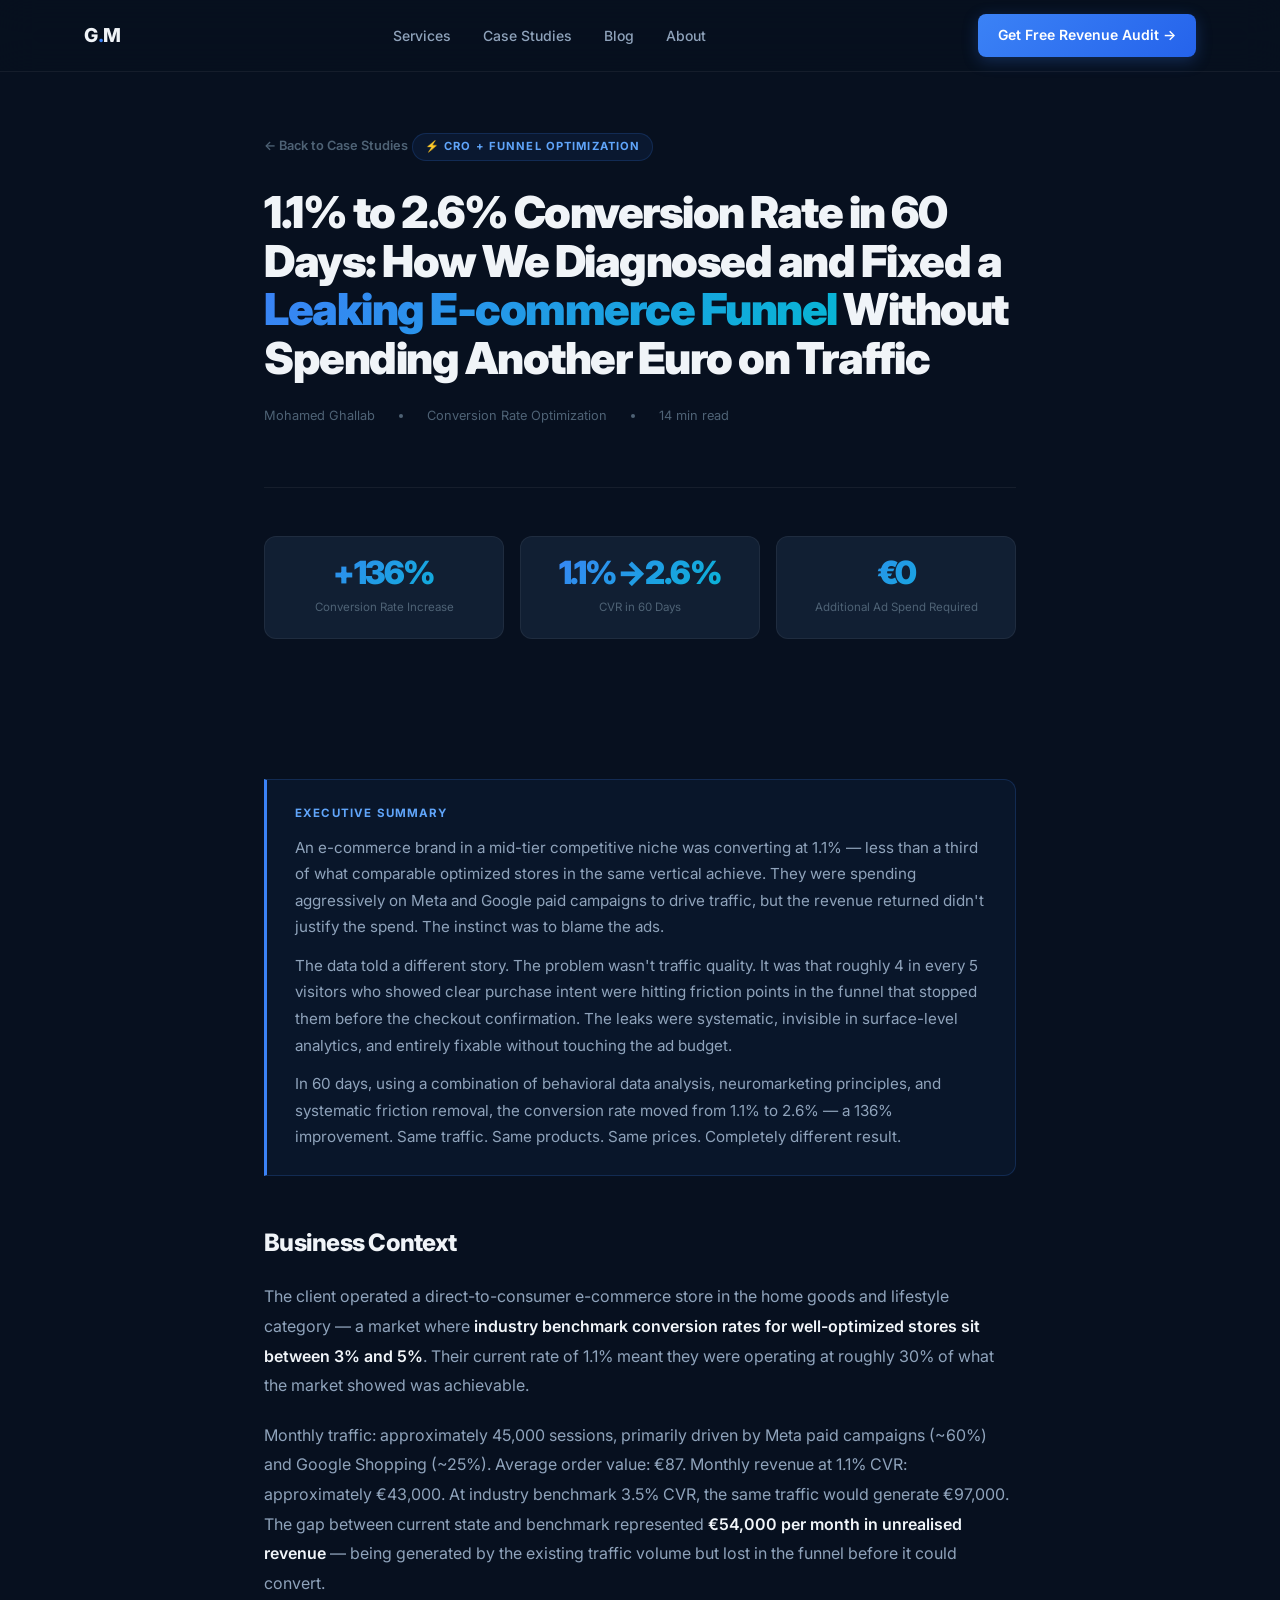
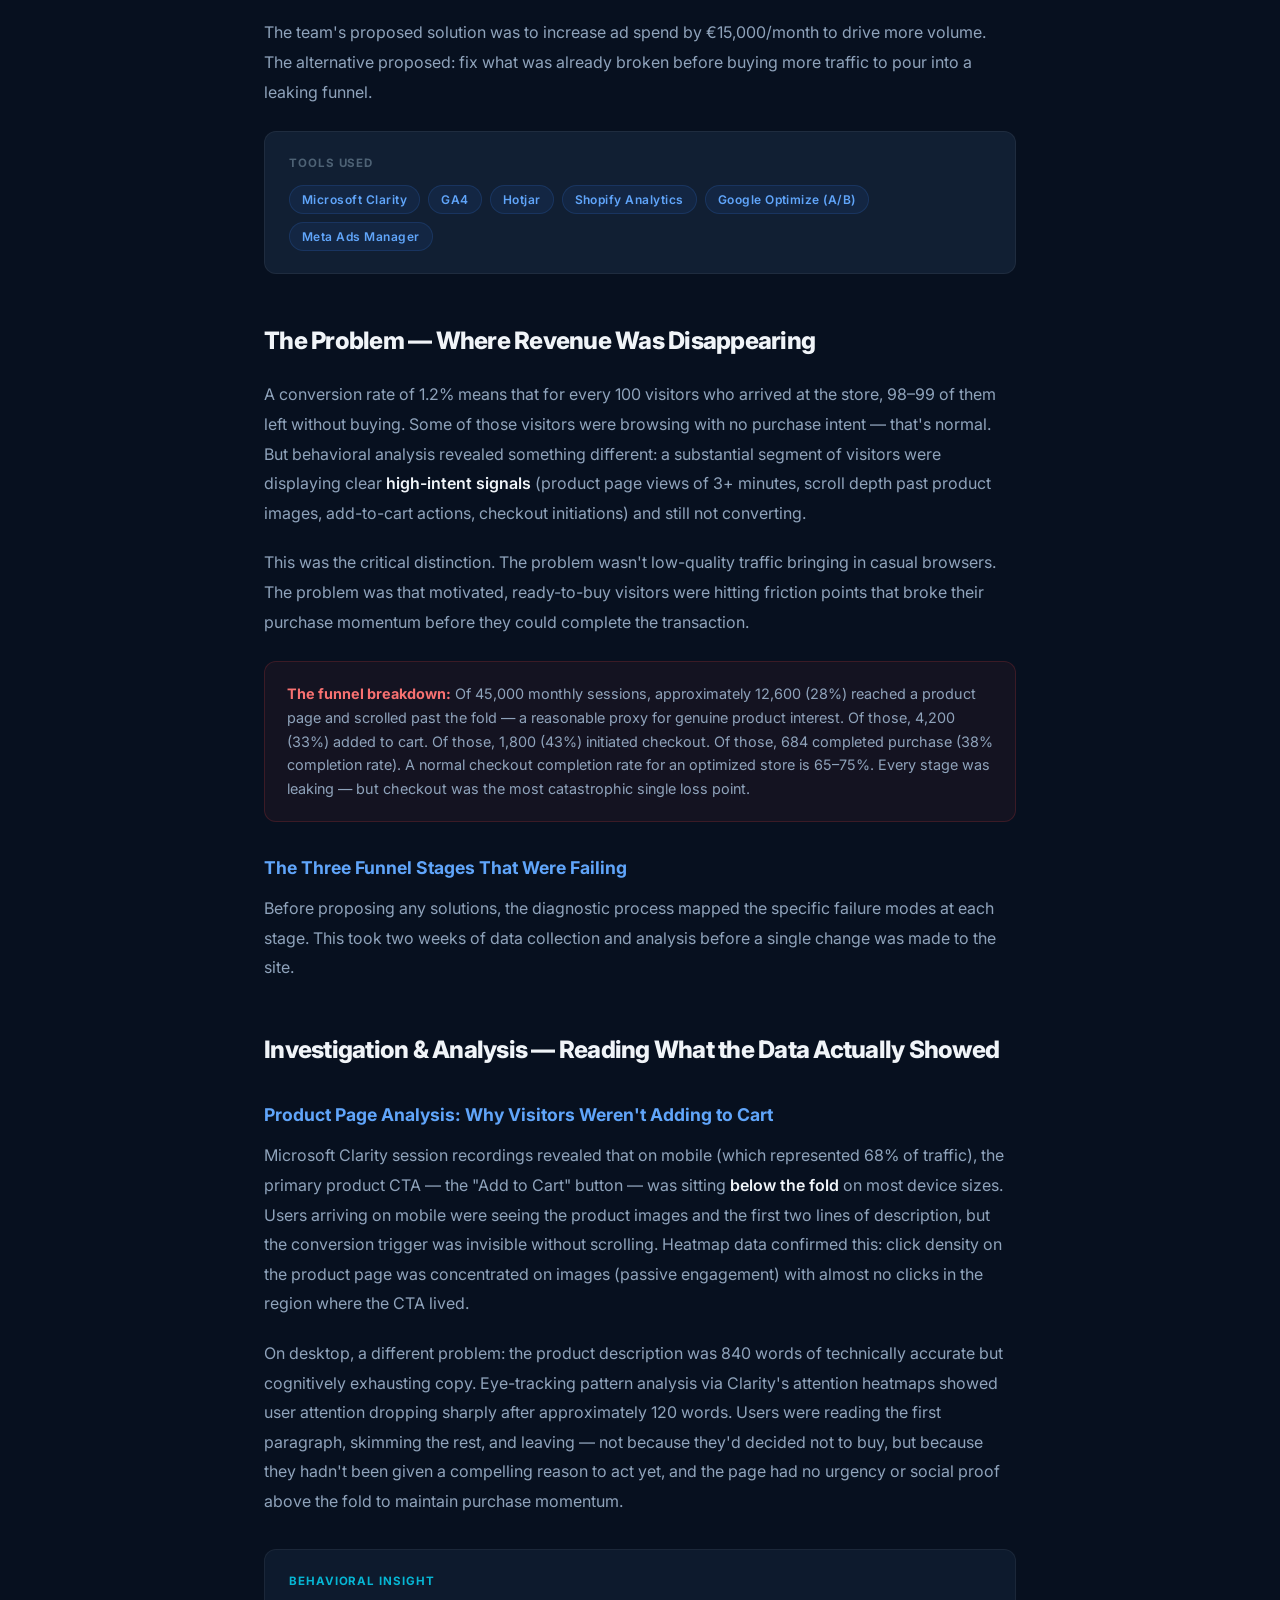
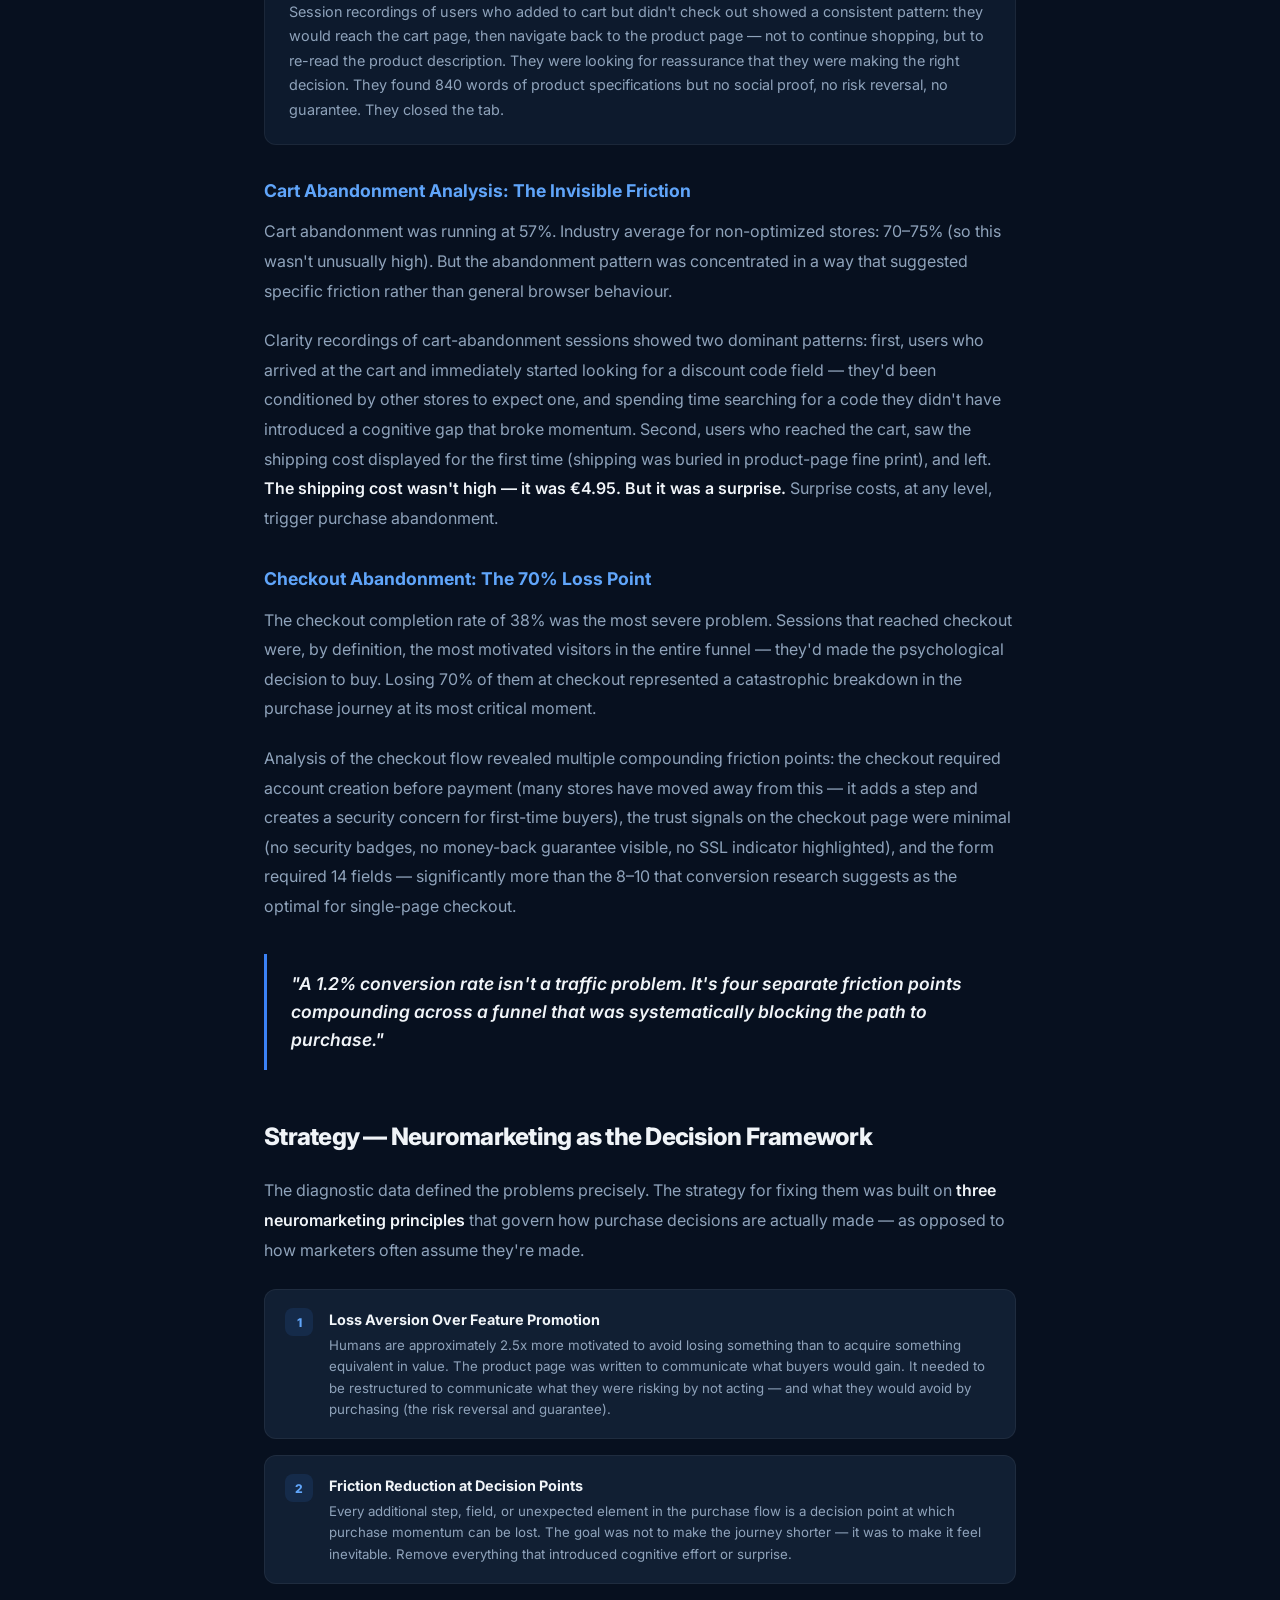
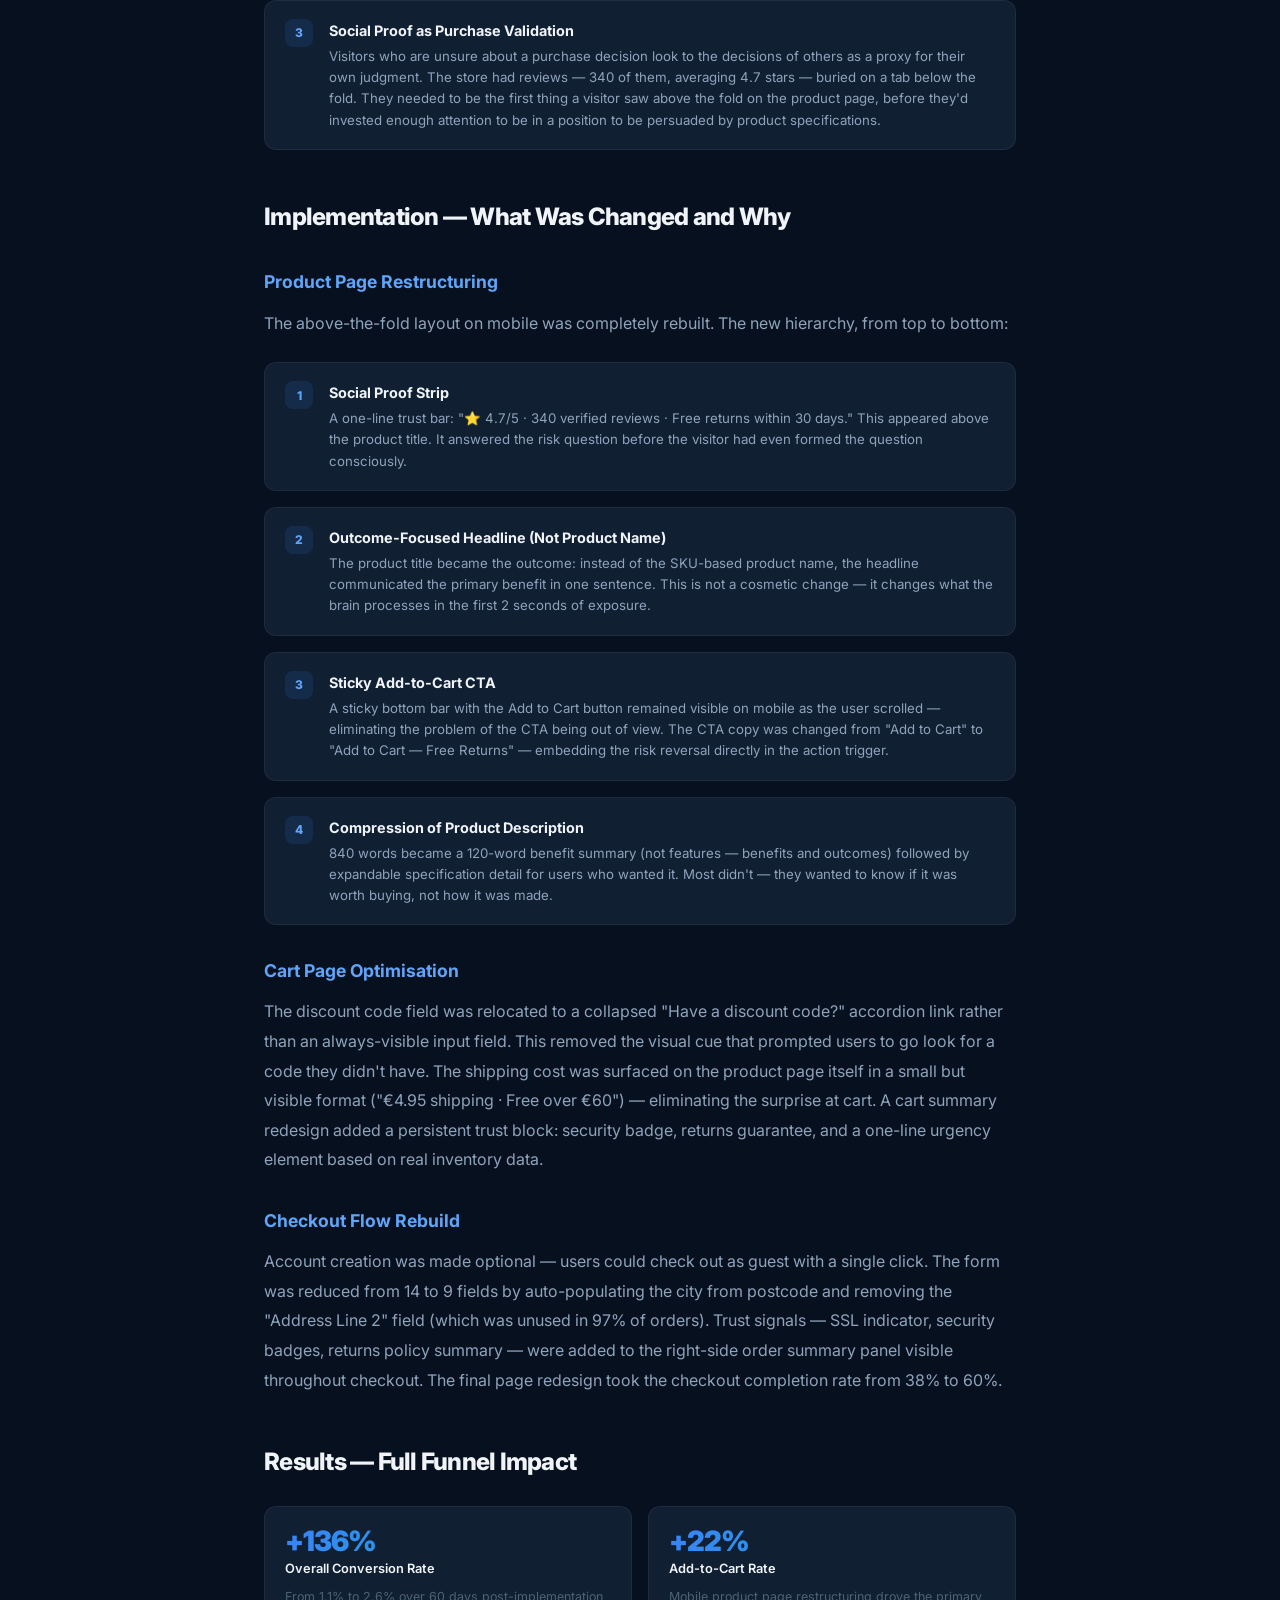
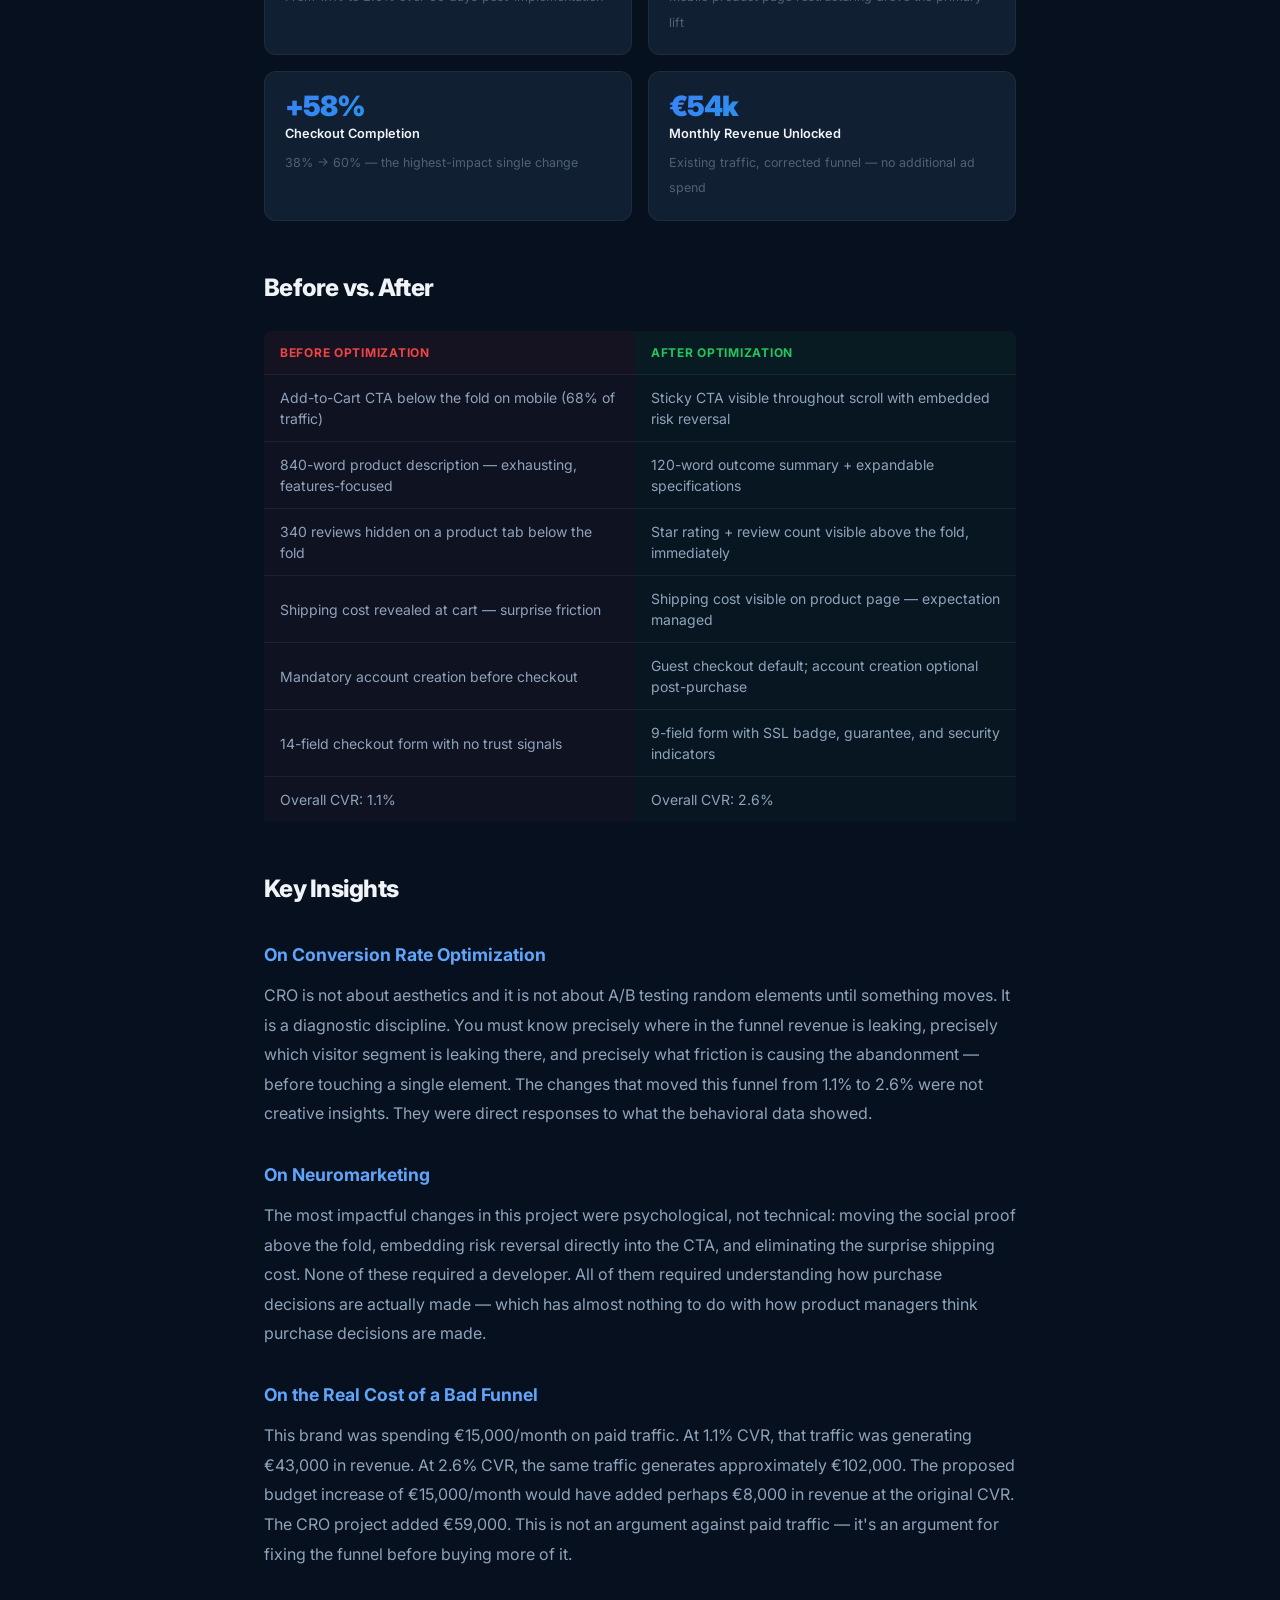
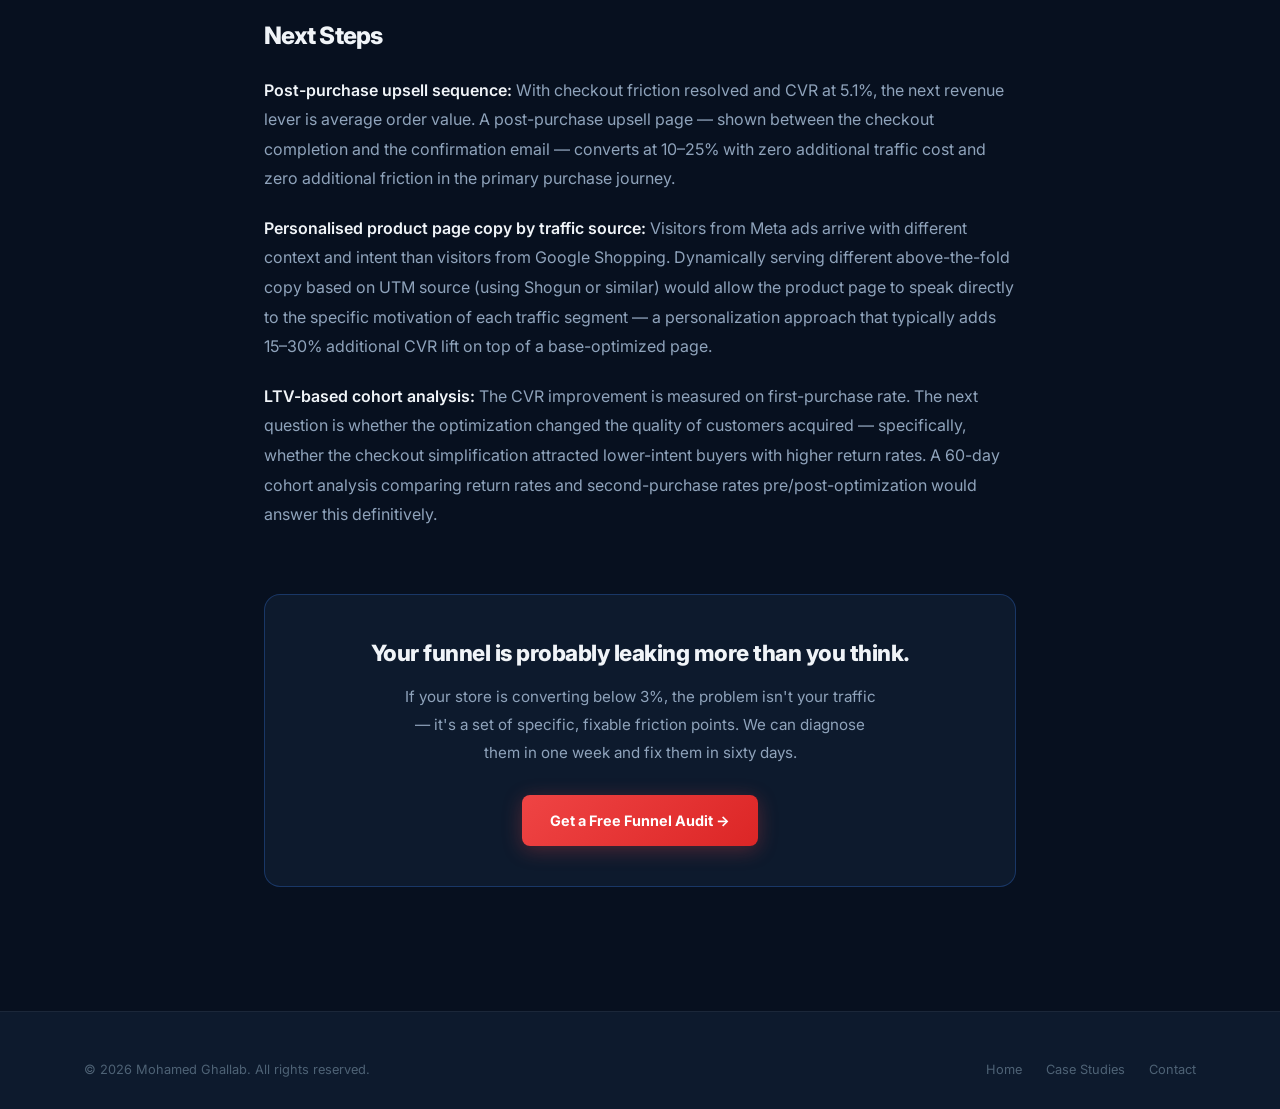
<file: case-cro.html>
<!DOCTYPE html>
<html lang="en">
<head>
    <meta charset="UTF-8">
    <meta name="viewport" content="width=device-width, initial-scale=1.0">
    <meta name="description" content="How we diagnosed a leaking e-commerce funnel and scaled conversion rate from 1.1% to 2.6% in 60 days using behavioral data and neuromarketing — without spending another euro on traffic.">
    <title>1.1% to 2.6% Conversion Rate in 60 Days — Mohamed Ghallab</title>
    <link rel="preconnect" href="https://fonts.googleapis.com">
    <link rel="preconnect" href="https://fonts.gstatic.com" crossorigin>
    <link href="https://fonts.googleapis.com/css2?family=Inter:wght@300;400;500;600;700;800;900&display=swap" rel="stylesheet">
    <style>
        :root {
            --bg:#07101f; --bg-2:#0d1a2d; --bg-card:#111f33;
            --border:rgba(255,255,255,0.06); --border-hi:rgba(59,130,246,0.28);
            --blue:#3b82f6; --blue-light:#60a5fa; --cyan:#06b6d4;
            --red:#ef4444; --green:#22c55e;
            --text:#f0f4f8; --text-2:#8fa3bb; --text-3:#4e6275;
            --nav-h:72px; --r:12px;
        }
        *,*::before,*::after{margin:0;padding:0;box-sizing:border-box;}
        html{scroll-behavior:smooth;}
        body{font-family:'Inter',sans-serif;background:var(--bg);color:var(--text);line-height:1.6;-webkit-font-smoothing:antialiased;}
        a{text-decoration:none;color:inherit;}
        ul{list-style:none;}
        nav{position:fixed;top:0;left:0;right:0;height:var(--nav-h);background:rgba(7,16,31,0.88);backdrop-filter:blur(18px);border-bottom:1px solid var(--border);z-index:100;display:flex;align-items:center;}
        .nav-inner{display:flex;align-items:center;justify-content:space-between;width:100%;max-width:1160px;margin:0 auto;padding:0 24px;}
        .logo{font-size:1.2rem;font-weight:800;letter-spacing:-0.5px;}
        .logo-dot{color:var(--blue);}
        .nav-links{display:flex;align-items:center;gap:2rem;}
        .nav-links a{font-size:0.875rem;font-weight:500;color:var(--text-2);transition:color 0.2s;}
        .nav-links a:hover{color:var(--text);}
        .btn-nav{display:inline-flex;align-items:center;gap:8px;padding:10px 20px;border-radius:8px;font-size:0.875rem;font-weight:600;background:linear-gradient(135deg,#3b82f6,#2563eb);color:#fff;box-shadow:0 4px 16px rgba(59,130,246,0.25);transition:all 0.2s;}
        .btn-nav:hover{transform:translateY(-1px);}
        .article-wrap{max-width:800px;margin:0 auto;padding:0 24px;}
        .article-hero{padding-top:calc(var(--nav-h) + 60px);padding-bottom:60px;border-bottom:1px solid var(--border);}
        .back-link{display:inline-flex;align-items:center;gap:6px;font-size:0.8rem;font-weight:600;color:var(--text-3);margin-bottom:2rem;transition:color 0.2s;}
        .back-link:hover{color:var(--blue-light);}
        .article-category{display:inline-flex;align-items:center;gap:6px;font-size:0.7rem;font-weight:700;letter-spacing:0.1em;text-transform:uppercase;color:var(--blue-light);background:rgba(59,130,246,0.08);border:1px solid rgba(59,130,246,0.18);padding:4px 12px;border-radius:100px;margin-bottom:1.5rem;}
        .article-hero h1{font-size:clamp(1.75rem,3.5vw,2.75rem);font-weight:900;letter-spacing:-1.5px;line-height:1.1;margin-bottom:1.5rem;}
        .gradient-text{background:linear-gradient(135deg,#3b82f6,#06b6d4);-webkit-background-clip:text;-webkit-text-fill-color:transparent;background-clip:text;}
        .article-meta{display:flex;align-items:center;gap:1.5rem;flex-wrap:wrap;font-size:0.8rem;color:var(--text-3);}
        .meta-divider{width:4px;height:4px;border-radius:50%;background:var(--text-3);}
        .kpi-bar{display:grid;grid-template-columns:repeat(3,1fr);gap:16px;margin:3rem 0;}
        .kpi-box{background:var(--bg-card);border:1px solid var(--border);border-radius:var(--r);padding:20px;text-align:center;}
        .kpi-num{display:block;font-size:2rem;font-weight:900;letter-spacing:-1.5px;background:linear-gradient(135deg,#3b82f6,#06b6d4);-webkit-background-clip:text;-webkit-text-fill-color:transparent;background-clip:text;line-height:1;margin-bottom:4px;}
        .kpi-label{font-size:0.72rem;color:var(--text-3);line-height:1.4;}
        .article-body{padding:60px 0;}
        h2.section-title{font-size:1.5rem;font-weight:800;letter-spacing:-0.75px;margin-bottom:1.25rem;margin-top:3rem;color:var(--text);}
        h2.section-title:first-child{margin-top:0;}
        h3.sub-title{font-size:1.1rem;font-weight:700;margin-bottom:0.75rem;margin-top:2rem;color:var(--blue-light);}
        .article-body p{font-size:1rem;color:var(--text-2);line-height:1.85;margin-bottom:1.25rem;}
        .article-body p strong{color:var(--text);font-weight:600;}
        .exec-summary{background:rgba(59,130,246,0.05);border:1px solid rgba(59,130,246,0.2);border-left:3px solid var(--blue);border-radius:0 var(--r) var(--r) 0;padding:24px 28px;margin:2rem 0 3rem;}
        .exec-summary h3{font-size:0.72rem;font-weight:700;letter-spacing:0.1em;text-transform:uppercase;color:var(--blue-light);margin-bottom:12px;}
        .exec-summary p{font-size:0.95rem;color:var(--text-2);line-height:1.75;margin-bottom:0.75rem;}
        .exec-summary p:last-child{margin-bottom:0;}
        .pull-quote{border-left:3px solid var(--blue);padding:16px 24px;margin:2rem 0;}
        .pull-quote p{font-size:1.1rem;font-weight:600;color:var(--text);line-height:1.6;margin:0;font-style:italic;}
        .steps{display:flex;flex-direction:column;gap:16px;margin:1.5rem 0;}
        .step{display:flex;gap:16px;align-items:flex-start;background:var(--bg-card);border:1px solid var(--border);border-radius:var(--r);padding:18px 20px;}
        .step-num{width:28px;height:28px;border-radius:8px;background:rgba(59,130,246,0.12);color:var(--blue-light);font-size:0.75rem;font-weight:800;display:flex;align-items:center;justify-content:center;flex-shrink:0;}
        .step-content h4{font-size:0.9rem;font-weight:700;margin-bottom:4px;}
        .step-content p{font-size:0.83rem;color:var(--text-2);margin:0;line-height:1.6;}
        .tech-box{background:var(--bg-card);border:1px solid var(--border);border-radius:var(--r);padding:22px 24px;margin:1.5rem 0;}
        .tech-box h4{font-size:0.72rem;font-weight:700;letter-spacing:0.08em;text-transform:uppercase;color:var(--text-3);margin-bottom:12px;}
        .tech-tags{display:flex;flex-wrap:wrap;gap:8px;}
        .tech-tag{background:rgba(59,130,246,0.08);border:1px solid rgba(59,130,246,0.16);color:var(--blue-light);font-size:0.75rem;font-weight:600;letter-spacing:0.04em;padding:4px 12px;border-radius:100px;}
        .compare-table{width:100%;border-collapse:collapse;margin:1.5rem 0;}
        .compare-table th{font-size:0.75rem;font-weight:700;letter-spacing:0.06em;text-transform:uppercase;padding:12px 16px;text-align:left;}
        .compare-table th:first-child{color:var(--red);background:rgba(239,68,68,0.06);border-radius:8px 0 0 0;}
        .compare-table th:last-child{color:var(--green);background:rgba(34,197,94,0.06);border-radius:0 8px 0 0;}
        .compare-table td{font-size:0.875rem;color:var(--text-2);padding:12px 16px;border-top:1px solid var(--border);line-height:1.5;}
        .compare-table td:first-child{background:rgba(239,68,68,0.03);}
        .compare-table td:last-child{background:rgba(34,197,94,0.03);}
        .insight-box{background:var(--bg-2);border:1px solid var(--border);border-radius:var(--r);padding:22px 24px;margin:2rem 0;}
        .insight-box .label{font-size:0.72rem;font-weight:700;letter-spacing:0.08em;text-transform:uppercase;color:var(--cyan);margin-bottom:10px;}
        .insight-box p{font-size:0.9rem;color:var(--text-2);line-height:1.7;margin:0;}
        .alert-box{background:rgba(239,68,68,0.06);border:1px solid rgba(239,68,68,0.18);border-radius:var(--r);padding:20px 22px;margin:1.5rem 0;font-size:0.9rem;color:var(--text-2);line-height:1.65;}
        .alert-box strong{color:#f87171;}
        .results-grid{display:grid;grid-template-columns:repeat(2,1fr);gap:16px;margin:1.5rem 0;}
        .result-card{background:var(--bg-card);border:1px solid var(--border);border-radius:var(--r);padding:20px;}
        .result-card .r-num{display:block;font-size:1.75rem;font-weight:900;letter-spacing:-1px;background:linear-gradient(135deg,#3b82f6,#06b6d4);-webkit-background-clip:text;-webkit-text-fill-color:transparent;background-clip:text;line-height:1;margin-bottom:4px;}
        .result-card .r-label{font-size:0.8rem;font-weight:600;color:var(--text);margin-bottom:4px;display:block;}
        .result-card .r-desc{font-size:0.78rem;color:var(--text-3);line-height:1.4;}
        .article-cta{background:var(--bg-2);border:1px solid var(--border-hi);border-radius:16px;padding:40px;text-align:center;margin:4rem 0;}
        .article-cta h3{font-size:1.4rem;font-weight:800;letter-spacing:-0.5px;margin-bottom:0.75rem;}
        .article-cta p{font-size:0.95rem;color:var(--text-2);margin-bottom:1.75rem;max-width:480px;margin-left:auto;margin-right:auto;}
        .btn-cta{display:inline-flex;align-items:center;gap:8px;padding:14px 28px;border-radius:8px;font-size:0.9rem;font-weight:700;background:linear-gradient(135deg,#ef4444,#dc2626);color:#fff;box-shadow:0 4px 20px rgba(239,68,68,0.3);transition:all 0.2s;}
        .btn-cta:hover{transform:translateY(-2px);box-shadow:0 8px 30px rgba(239,68,68,0.45);}
        footer{background:var(--bg-2);border-top:1px solid var(--border);padding:48px 0 28px;}
        .footer-inner{max-width:1160px;margin:0 auto;padding:0 24px;display:flex;justify-content:space-between;align-items:center;flex-wrap:wrap;gap:1rem;}
        .footer-copy{font-size:0.8rem;color:var(--text-3);}
        .footer-links{display:flex;gap:1.5rem;}
        .footer-links a{font-size:0.8rem;color:var(--text-3);transition:color 0.2s;}
        .footer-links a:hover{color:var(--blue-light);}
        @media(max-width:640px){.nav-links{display:none;}.kpi-bar{grid-template-columns:1fr 1fr;}.results-grid{grid-template-columns:1fr;}.article-cta{padding:28px 20px;}}
    </style>
</head>
<body>

<nav>
    <div class="nav-inner">
        <a href="index.html" class="logo">G<span class="logo-dot">.</span>M</a>
        <ul class="nav-links">
            <li><a href="index.html#services">Services</a></li>
            <li><a href="projects.html">Case Studies</a></li>
            <li><a href="blog.html">Blog</a></li>
            <li><a href="about.html">About</a></li>
        </ul>
        <a href="contact.html" class="btn-nav">Get Free Revenue Audit →</a>
    </div>
</nav>

<main>
<div class="article-wrap">

    <div class="article-hero">
        <a href="projects.html" class="back-link">← Back to Case Studies</a>
        <div class="article-category">⚡ CRO + Funnel Optimization</div>
        <h1>1.1% to 2.6% Conversion Rate in 60 Days: How We Diagnosed and Fixed a <span class="gradient-text">Leaking E-commerce Funnel</span> Without Spending Another Euro on Traffic</h1>
        <div class="article-meta">
            <span>Mohamed Ghallab</span>
            <span class="meta-divider"></span>
            <span>Conversion Rate Optimization</span>
            <span class="meta-divider"></span>
            <span>14 min read</span>
        </div>
    </div>

    <div class="kpi-bar">
        <div class="kpi-box">
            <span class="kpi-num">+136%</span>
            <span class="kpi-label">Conversion Rate Increase</span>
        </div>
        <div class="kpi-box">
            <span class="kpi-num">1.1%→2.6%</span>
            <span class="kpi-label">CVR in 60 Days</span>
        </div>
        <div class="kpi-box">
            <span class="kpi-num">€0</span>
            <span class="kpi-label">Additional Ad Spend Required</span>
        </div>
    </div>

    <div class="article-body">

        <div class="exec-summary">
            <h3>Executive Summary</h3>
            <p>An e-commerce brand in a mid-tier competitive niche was converting at 1.1% — less than a third of what comparable optimized stores in the same vertical achieve. They were spending aggressively on Meta and Google paid campaigns to drive traffic, but the revenue returned didn't justify the spend. The instinct was to blame the ads.</p>
            <p>The data told a different story. The problem wasn't traffic quality. It was that roughly 4 in every 5 visitors who showed clear purchase intent were hitting friction points in the funnel that stopped them before the checkout confirmation. The leaks were systematic, invisible in surface-level analytics, and entirely fixable without touching the ad budget.</p>
            <p>In 60 days, using a combination of behavioral data analysis, neuromarketing principles, and systematic friction removal, the conversion rate moved from 1.1% to 2.6% — a 136% improvement. Same traffic. Same products. Same prices. Completely different result.</p>
        </div>

        <h2 class="section-title">Business Context</h2>
        <p>The client operated a direct-to-consumer e-commerce store in the home goods and lifestyle category — a market where <strong>industry benchmark conversion rates for well-optimized stores sit between 3% and 5%</strong>. Their current rate of 1.1% meant they were operating at roughly 30% of what the market showed was achievable.</p>
        <p>Monthly traffic: approximately 45,000 sessions, primarily driven by Meta paid campaigns (~60%) and Google Shopping (~25%). Average order value: €87. Monthly revenue at 1.1% CVR: approximately €43,000. At industry benchmark 3.5% CVR, the same traffic would generate €97,000. The gap between current state and benchmark represented <strong>€54,000 per month in unrealised revenue</strong> — being generated by the existing traffic volume but lost in the funnel before it could convert.</p>
        <p>The team's proposed solution was to increase ad spend by €15,000/month to drive more volume. The alternative proposed: fix what was already broken before buying more traffic to pour into a leaking funnel.</p>

        <div class="tech-box">
            <h4>Tools Used</h4>
            <div class="tech-tags">
                <span class="tech-tag">Microsoft Clarity</span>
                <span class="tech-tag">GA4</span>
                <span class="tech-tag">Hotjar</span>
                <span class="tech-tag">Shopify Analytics</span>
                <span class="tech-tag">Google Optimize (A/B)</span>
                <span class="tech-tag">Meta Ads Manager</span>
            </div>
        </div>

        <h2 class="section-title">The Problem — Where Revenue Was Disappearing</h2>
        <p>A conversion rate of 1.2% means that for every 100 visitors who arrived at the store, 98–99 of them left without buying. Some of those visitors were browsing with no purchase intent — that's normal. But behavioral analysis revealed something different: a substantial segment of visitors were displaying clear <strong>high-intent signals</strong> (product page views of 3+ minutes, scroll depth past product images, add-to-cart actions, checkout initiations) and still not converting.</p>
        <p>This was the critical distinction. The problem wasn't low-quality traffic bringing in casual browsers. The problem was that motivated, ready-to-buy visitors were hitting friction points that broke their purchase momentum before they could complete the transaction.</p>

        <div class="alert-box">
            <strong>The funnel breakdown:</strong> Of 45,000 monthly sessions, approximately 12,600 (28%) reached a product page and scrolled past the fold — a reasonable proxy for genuine product interest. Of those, 4,200 (33%) added to cart. Of those, 1,800 (43%) initiated checkout. Of those, 684 completed purchase (38% completion rate). A normal checkout completion rate for an optimized store is 65–75%. Every stage was leaking — but checkout was the most catastrophic single loss point.
        </div>

        <h3 class="sub-title">The Three Funnel Stages That Were Failing</h3>
        <p>Before proposing any solutions, the diagnostic process mapped the specific failure modes at each stage. This took two weeks of data collection and analysis before a single change was made to the site.</p>

        <h2 class="section-title">Investigation & Analysis — Reading What the Data Actually Showed</h2>

        <h3 class="sub-title">Product Page Analysis: Why Visitors Weren't Adding to Cart</h3>
        <p>Microsoft Clarity session recordings revealed that on mobile (which represented 68% of traffic), the primary product CTA — the "Add to Cart" button — was sitting <strong>below the fold</strong> on most device sizes. Users arriving on mobile were seeing the product images and the first two lines of description, but the conversion trigger was invisible without scrolling. Heatmap data confirmed this: click density on the product page was concentrated on images (passive engagement) with almost no clicks in the region where the CTA lived.</p>
        <p>On desktop, a different problem: the product description was 840 words of technically accurate but cognitively exhausting copy. Eye-tracking pattern analysis via Clarity's attention heatmaps showed user attention dropping sharply after approximately 120 words. Users were reading the first paragraph, skimming the rest, and leaving — not because they'd decided not to buy, but because they hadn't been given a compelling reason to act yet, and the page had no urgency or social proof above the fold to maintain purchase momentum.</p>

        <div class="insight-box">
            <div class="label">Behavioral Insight</div>
            <p>Session recordings of users who added to cart but didn't check out showed a consistent pattern: they would reach the cart page, then navigate back to the product page — not to continue shopping, but to re-read the product description. They were looking for reassurance that they were making the right decision. They found 840 words of product specifications but no social proof, no risk reversal, no guarantee. They closed the tab.</p>
        </div>

        <h3 class="sub-title">Cart Abandonment Analysis: The Invisible Friction</h3>
        <p>Cart abandonment was running at 57%. Industry average for non-optimized stores: 70–75% (so this wasn't unusually high). But the abandonment pattern was concentrated in a way that suggested specific friction rather than general browser behaviour.</p>
        <p>Clarity recordings of cart-abandonment sessions showed two dominant patterns: first, users who arrived at the cart and immediately started looking for a discount code field — they'd been conditioned by other stores to expect one, and spending time searching for a code they didn't have introduced a cognitive gap that broke momentum. Second, users who reached the cart, saw the shipping cost displayed for the first time (shipping was buried in product-page fine print), and left. <strong>The shipping cost wasn't high — it was €4.95. But it was a surprise.</strong> Surprise costs, at any level, trigger purchase abandonment.</p>

        <h3 class="sub-title">Checkout Abandonment: The 70% Loss Point</h3>
        <p>The checkout completion rate of 38% was the most severe problem. Sessions that reached checkout were, by definition, the most motivated visitors in the entire funnel — they'd made the psychological decision to buy. Losing 70% of them at checkout represented a catastrophic breakdown in the purchase journey at its most critical moment.</p>
        <p>Analysis of the checkout flow revealed multiple compounding friction points: the checkout required account creation before payment (many stores have moved away from this — it adds a step and creates a security concern for first-time buyers), the trust signals on the checkout page were minimal (no security badges, no money-back guarantee visible, no SSL indicator highlighted), and the form required 14 fields — significantly more than the 8–10 that conversion research suggests as the optimal for single-page checkout.</p>

        <div class="pull-quote">
            <p>"A 1.2% conversion rate isn't a traffic problem. It's four separate friction points compounding across a funnel that was systematically blocking the path to purchase."</p>
        </div>

        <h2 class="section-title">Strategy — Neuromarketing as the Decision Framework</h2>
        <p>The diagnostic data defined the problems precisely. The strategy for fixing them was built on <strong>three neuromarketing principles</strong> that govern how purchase decisions are actually made — as opposed to how marketers often assume they're made.</p>

        <div class="steps">
            <div class="step">
                <div class="step-num">1</div>
                <div class="step-content">
                    <h4>Loss Aversion Over Feature Promotion</h4>
                    <p>Humans are approximately 2.5x more motivated to avoid losing something than to acquire something equivalent in value. The product page was written to communicate what buyers would gain. It needed to be restructured to communicate what they were risking by not acting — and what they would avoid by purchasing (the risk reversal and guarantee).</p>
                </div>
            </div>
            <div class="step">
                <div class="step-num">2</div>
                <div class="step-content">
                    <h4>Friction Reduction at Decision Points</h4>
                    <p>Every additional step, field, or unexpected element in the purchase flow is a decision point at which purchase momentum can be lost. The goal was not to make the journey shorter — it was to make it feel inevitable. Remove everything that introduced cognitive effort or surprise.</p>
                </div>
            </div>
            <div class="step">
                <div class="step-num">3</div>
                <div class="step-content">
                    <h4>Social Proof as Purchase Validation</h4>
                    <p>Visitors who are unsure about a purchase decision look to the decisions of others as a proxy for their own judgment. The store had reviews — 340 of them, averaging 4.7 stars — buried on a tab below the fold. They needed to be the first thing a visitor saw above the fold on the product page, before they'd invested enough attention to be in a position to be persuaded by product specifications.</p>
                </div>
            </div>
        </div>

        <h2 class="section-title">Implementation — What Was Changed and Why</h2>

        <h3 class="sub-title">Product Page Restructuring</h3>
        <p>The above-the-fold layout on mobile was completely rebuilt. The new hierarchy, from top to bottom:</p>
        <div class="steps">
            <div class="step">
                <div class="step-num">1</div>
                <div class="step-content">
                    <h4>Social Proof Strip</h4>
                    <p>A one-line trust bar: "⭐ 4.7/5 · 340 verified reviews · Free returns within 30 days." This appeared above the product title. It answered the risk question before the visitor had even formed the question consciously.</p>
                </div>
            </div>
            <div class="step">
                <div class="step-num">2</div>
                <div class="step-content">
                    <h4>Outcome-Focused Headline (Not Product Name)</h4>
                    <p>The product title became the outcome: instead of the SKU-based product name, the headline communicated the primary benefit in one sentence. This is not a cosmetic change — it changes what the brain processes in the first 2 seconds of exposure.</p>
                </div>
            </div>
            <div class="step">
                <div class="step-num">3</div>
                <div class="step-content">
                    <h4>Sticky Add-to-Cart CTA</h4>
                    <p>A sticky bottom bar with the Add to Cart button remained visible on mobile as the user scrolled — eliminating the problem of the CTA being out of view. The CTA copy was changed from "Add to Cart" to "Add to Cart — Free Returns" — embedding the risk reversal directly in the action trigger.</p>
                </div>
            </div>
            <div class="step">
                <div class="step-num">4</div>
                <div class="step-content">
                    <h4>Compression of Product Description</h4>
                    <p>840 words became a 120-word benefit summary (not features — benefits and outcomes) followed by expandable specification detail for users who wanted it. Most didn't — they wanted to know if it was worth buying, not how it was made.</p>
                </div>
            </div>
        </div>

        <h3 class="sub-title">Cart Page Optimisation</h3>
        <p>The discount code field was relocated to a collapsed "Have a discount code?" accordion link rather than an always-visible input field. This removed the visual cue that prompted users to go look for a code they didn't have. The shipping cost was surfaced on the product page itself in a small but visible format ("€4.95 shipping · Free over €60") — eliminating the surprise at cart. A cart summary redesign added a persistent trust block: security badge, returns guarantee, and a one-line urgency element based on real inventory data.</p>

        <h3 class="sub-title">Checkout Flow Rebuild</h3>
        <p>Account creation was made optional — users could check out as guest with a single click. The form was reduced from 14 to 9 fields by auto-populating the city from postcode and removing the "Address Line 2" field (which was unused in 97% of orders). Trust signals — SSL indicator, security badges, returns policy summary — were added to the right-side order summary panel visible throughout checkout. The final page redesign took the checkout completion rate from 38% to 60%.</p>

        <h2 class="section-title">Results — Full Funnel Impact</h2>

        <div class="results-grid">
            <div class="result-card">
                <span class="r-num">+136%</span>
                <span class="r-label">Overall Conversion Rate</span>
                <span class="r-desc">From 1.1% to 2.6% over 60 days post-implementation</span>
            </div>
            <div class="result-card">
                <span class="r-num">+22%</span>
                <span class="r-label">Add-to-Cart Rate</span>
                <span class="r-desc">Mobile product page restructuring drove the primary lift</span>
            </div>
            <div class="result-card">
                <span class="r-num">+58%</span>
                <span class="r-label">Checkout Completion</span>
                <span class="r-desc">38% → 60% — the highest-impact single change</span>
            </div>
            <div class="result-card">
                <span class="r-num">€54k</span>
                <span class="r-label">Monthly Revenue Unlocked</span>
                <span class="r-desc">Existing traffic, corrected funnel — no additional ad spend</span>
            </div>
        </div>

        <h2 class="section-title">Before vs. After</h2>
        <table class="compare-table">
            <thead>
                <tr>
                    <th>Before Optimization</th>
                    <th>After Optimization</th>
                </tr>
            </thead>
            <tbody>
                <tr>
                    <td>Add-to-Cart CTA below the fold on mobile (68% of traffic)</td>
                    <td>Sticky CTA visible throughout scroll with embedded risk reversal</td>
                </tr>
                <tr>
                    <td>840-word product description — exhausting, features-focused</td>
                    <td>120-word outcome summary + expandable specifications</td>
                </tr>
                <tr>
                    <td>340 reviews hidden on a product tab below the fold</td>
                    <td>Star rating + review count visible above the fold, immediately</td>
                </tr>
                <tr>
                    <td>Shipping cost revealed at cart — surprise friction</td>
                    <td>Shipping cost visible on product page — expectation managed</td>
                </tr>
                <tr>
                    <td>Mandatory account creation before checkout</td>
                    <td>Guest checkout default; account creation optional post-purchase</td>
                </tr>
                <tr>
                    <td>14-field checkout form with no trust signals</td>
                    <td>9-field form with SSL badge, guarantee, and security indicators</td>
                </tr>
                <tr>
                    <td>Overall CVR: 1.1%</td>
                    <td>Overall CVR: 2.6%</td>
                </tr>
            </tbody>
        </table>

        <h2 class="section-title">Key Insights</h2>

        <h3 class="sub-title">On Conversion Rate Optimization</h3>
        <p>CRO is not about aesthetics and it is not about A/B testing random elements until something moves. It is a diagnostic discipline. You must know precisely where in the funnel revenue is leaking, precisely which visitor segment is leaking there, and precisely what friction is causing the abandonment — before touching a single element. The changes that moved this funnel from 1.1% to 2.6% were not creative insights. They were direct responses to what the behavioral data showed.</p>

        <h3 class="sub-title">On Neuromarketing</h3>
        <p>The most impactful changes in this project were psychological, not technical: moving the social proof above the fold, embedding risk reversal directly into the CTA, and eliminating the surprise shipping cost. None of these required a developer. All of them required understanding how purchase decisions are actually made — which has almost nothing to do with how product managers think purchase decisions are made.</p>

        <h3 class="sub-title">On the Real Cost of a Bad Funnel</h3>
        <p>This brand was spending €15,000/month on paid traffic. At 1.1% CVR, that traffic was generating €43,000 in revenue. At 2.6% CVR, the same traffic generates approximately €102,000. The proposed budget increase of €15,000/month would have added perhaps €8,000 in revenue at the original CVR. The CRO project added €59,000. This is not an argument against paid traffic — it's an argument for fixing the funnel before buying more of it.</p>

        <h2 class="section-title">Next Steps</h2>
        <p><strong>Post-purchase upsell sequence:</strong> With checkout friction resolved and CVR at 5.1%, the next revenue lever is average order value. A post-purchase upsell page — shown between the checkout completion and the confirmation email — converts at 10–25% with zero additional traffic cost and zero additional friction in the primary purchase journey.</p>
        <p><strong>Personalised product page copy by traffic source:</strong> Visitors from Meta ads arrive with different context and intent than visitors from Google Shopping. Dynamically serving different above-the-fold copy based on UTM source (using Shogun or similar) would allow the product page to speak directly to the specific motivation of each traffic segment — a personalization approach that typically adds 15–30% additional CVR lift on top of a base-optimized page.</p>
        <p><strong>LTV-based cohort analysis:</strong> The CVR improvement is measured on first-purchase rate. The next question is whether the optimization changed the quality of customers acquired — specifically, whether the checkout simplification attracted lower-intent buyers with higher return rates. A 60-day cohort analysis comparing return rates and second-purchase rates pre/post-optimization would answer this definitively.</p>

        <div class="article-cta">
            <h3>Your funnel is probably leaking more than you think.</h3>
            <p>If your store is converting below 3%, the problem isn't your traffic — it's a set of specific, fixable friction points. We can diagnose them in one week and fix them in sixty days.</p>
            <a href="contact.html" class="btn-cta">Get a Free Funnel Audit →</a>
        </div>

    </div>
</div>
</main>

<footer>
    <div class="footer-inner">
        <span class="footer-copy">© 2026 Mohamed Ghallab. All rights reserved.</span>
        <div class="footer-links">
            <a href="index.html">Home</a>
            <a href="projects.html">Case Studies</a>
            <a href="contact.html">Contact</a>
        </div>
    </div>
</footer>

</body>
</html>
</file>
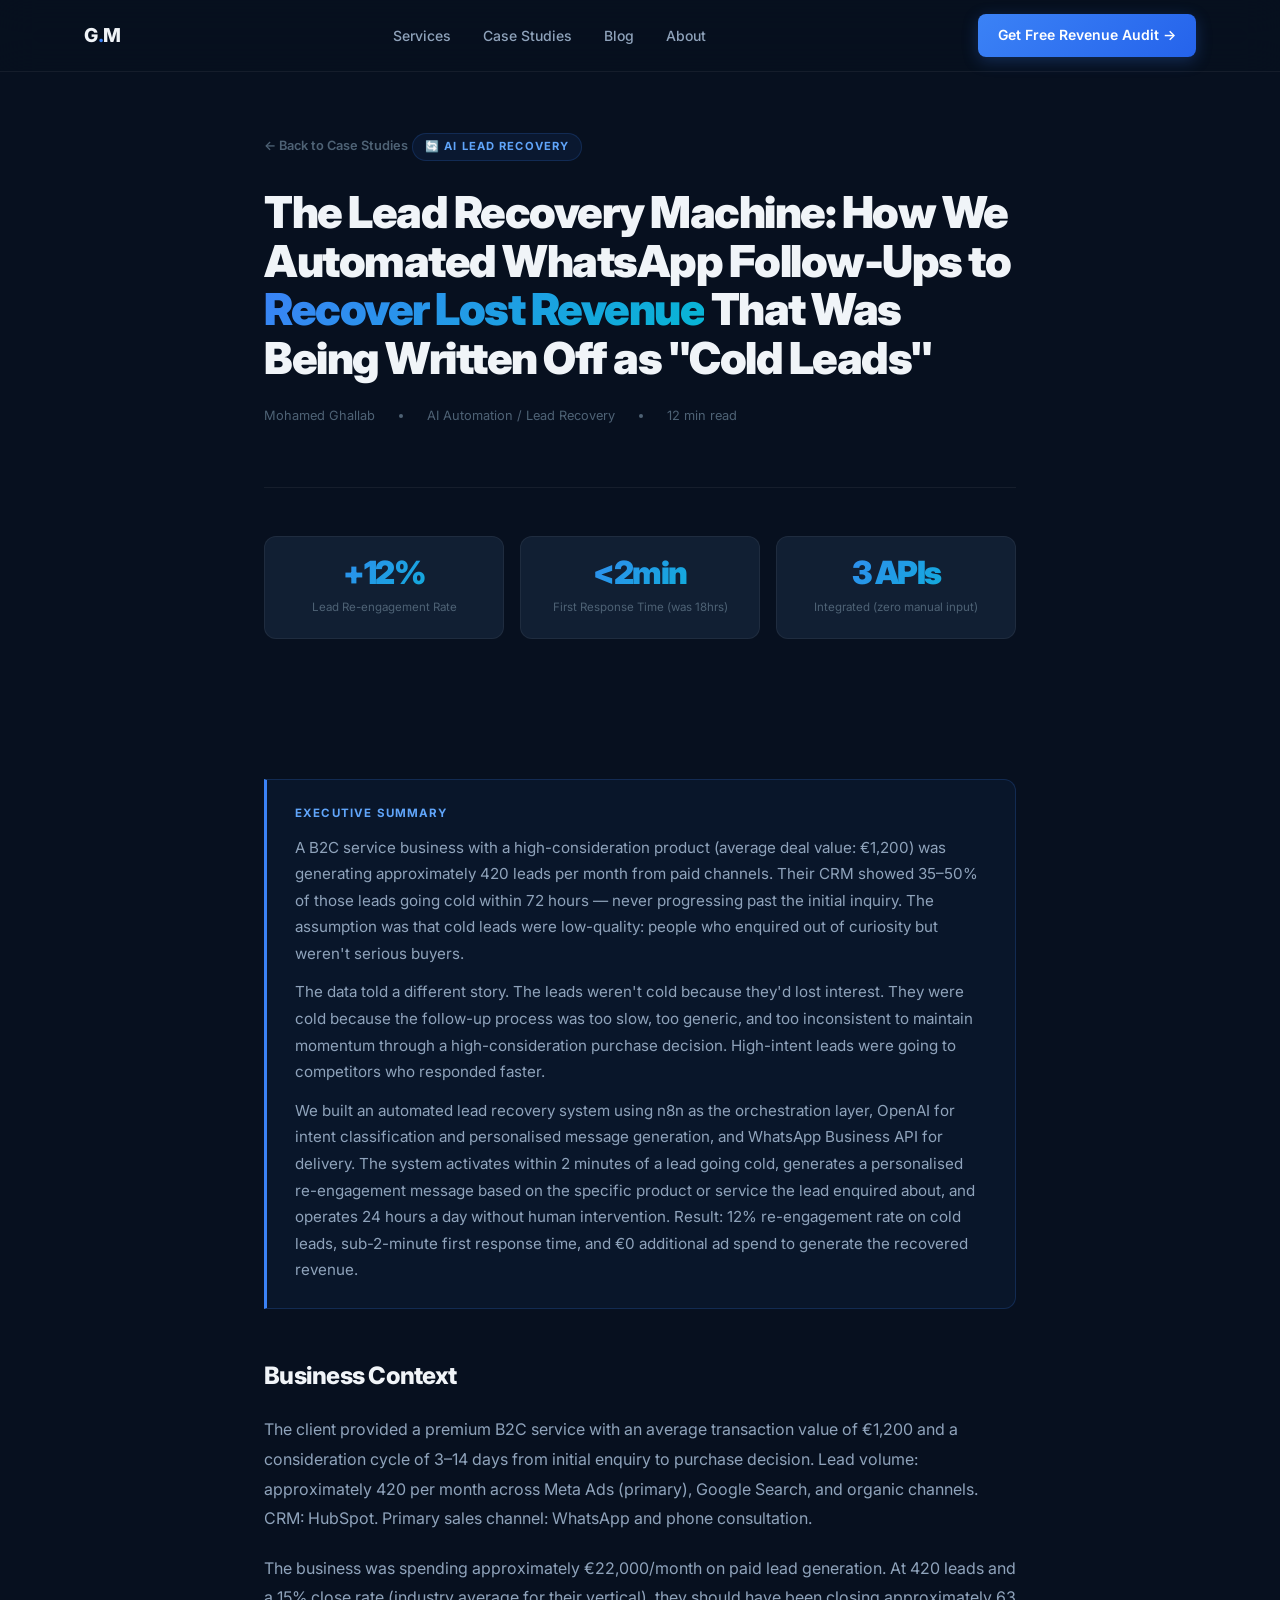
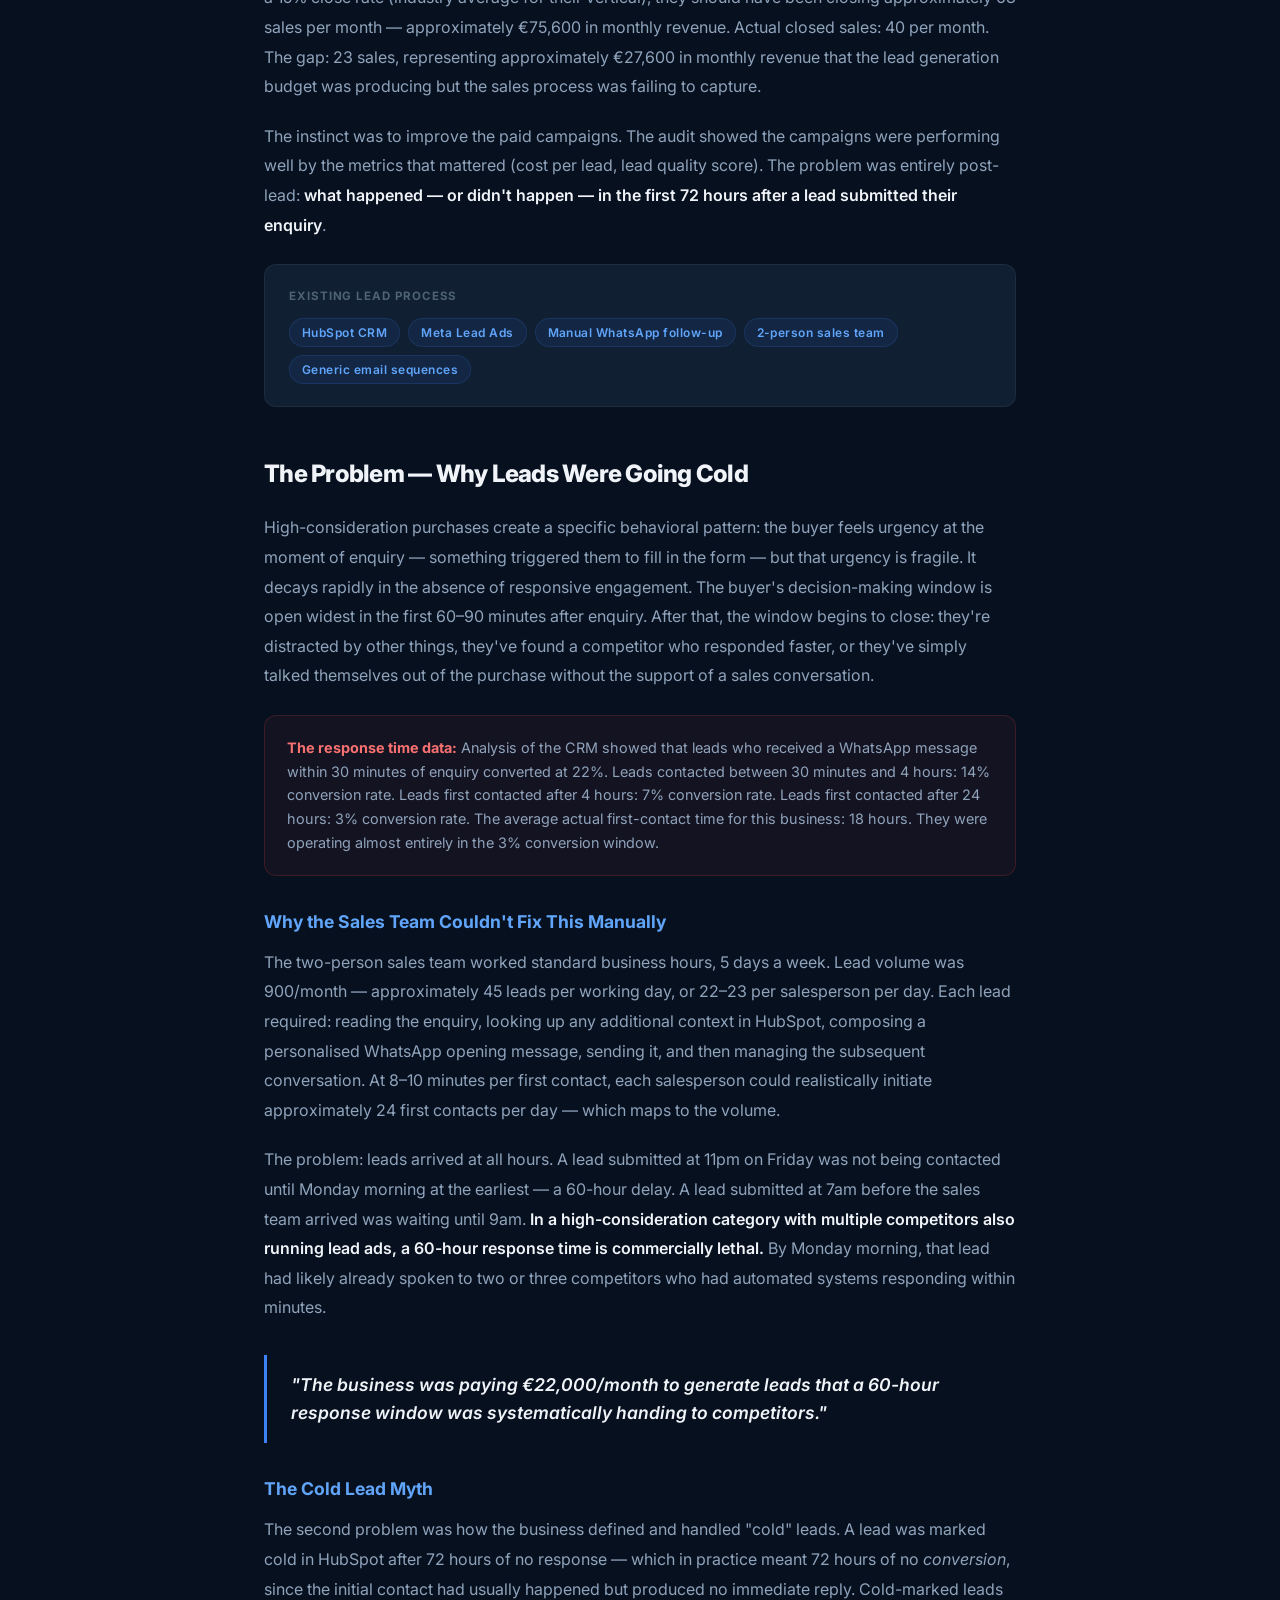
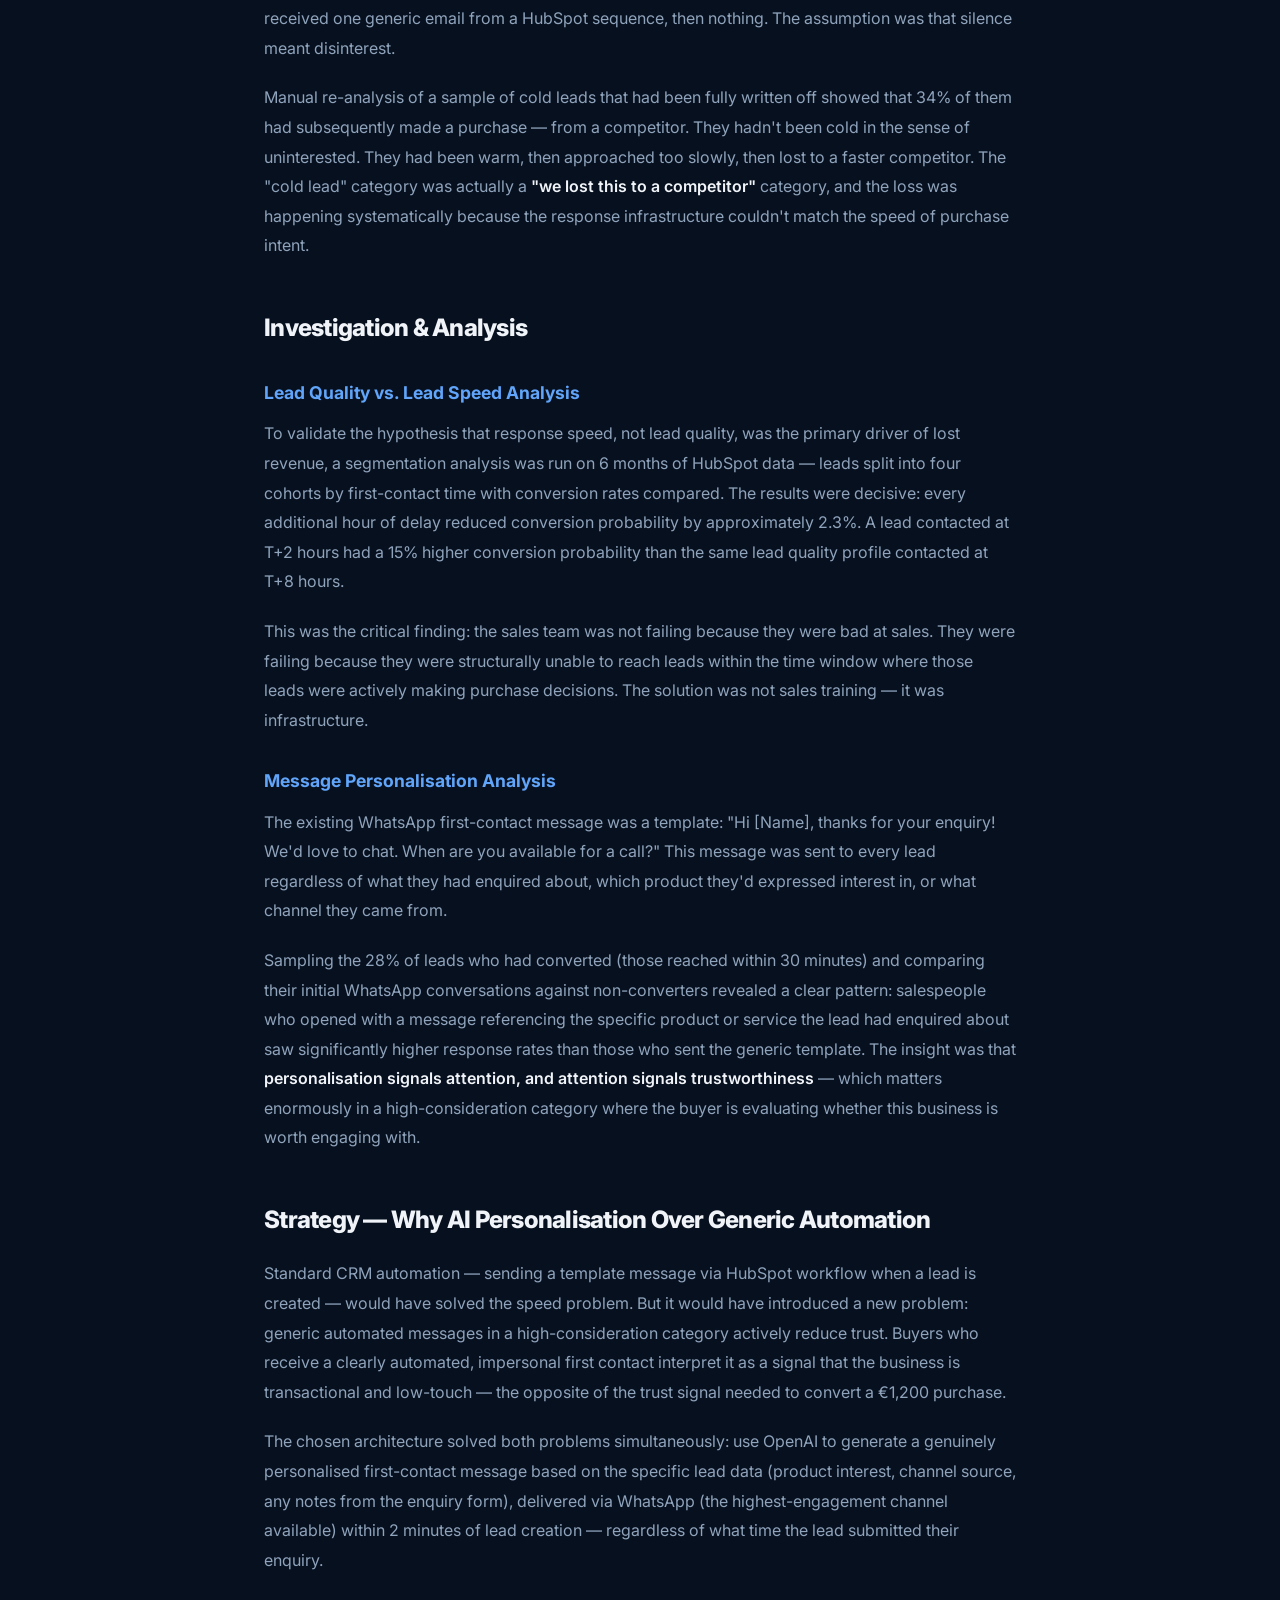
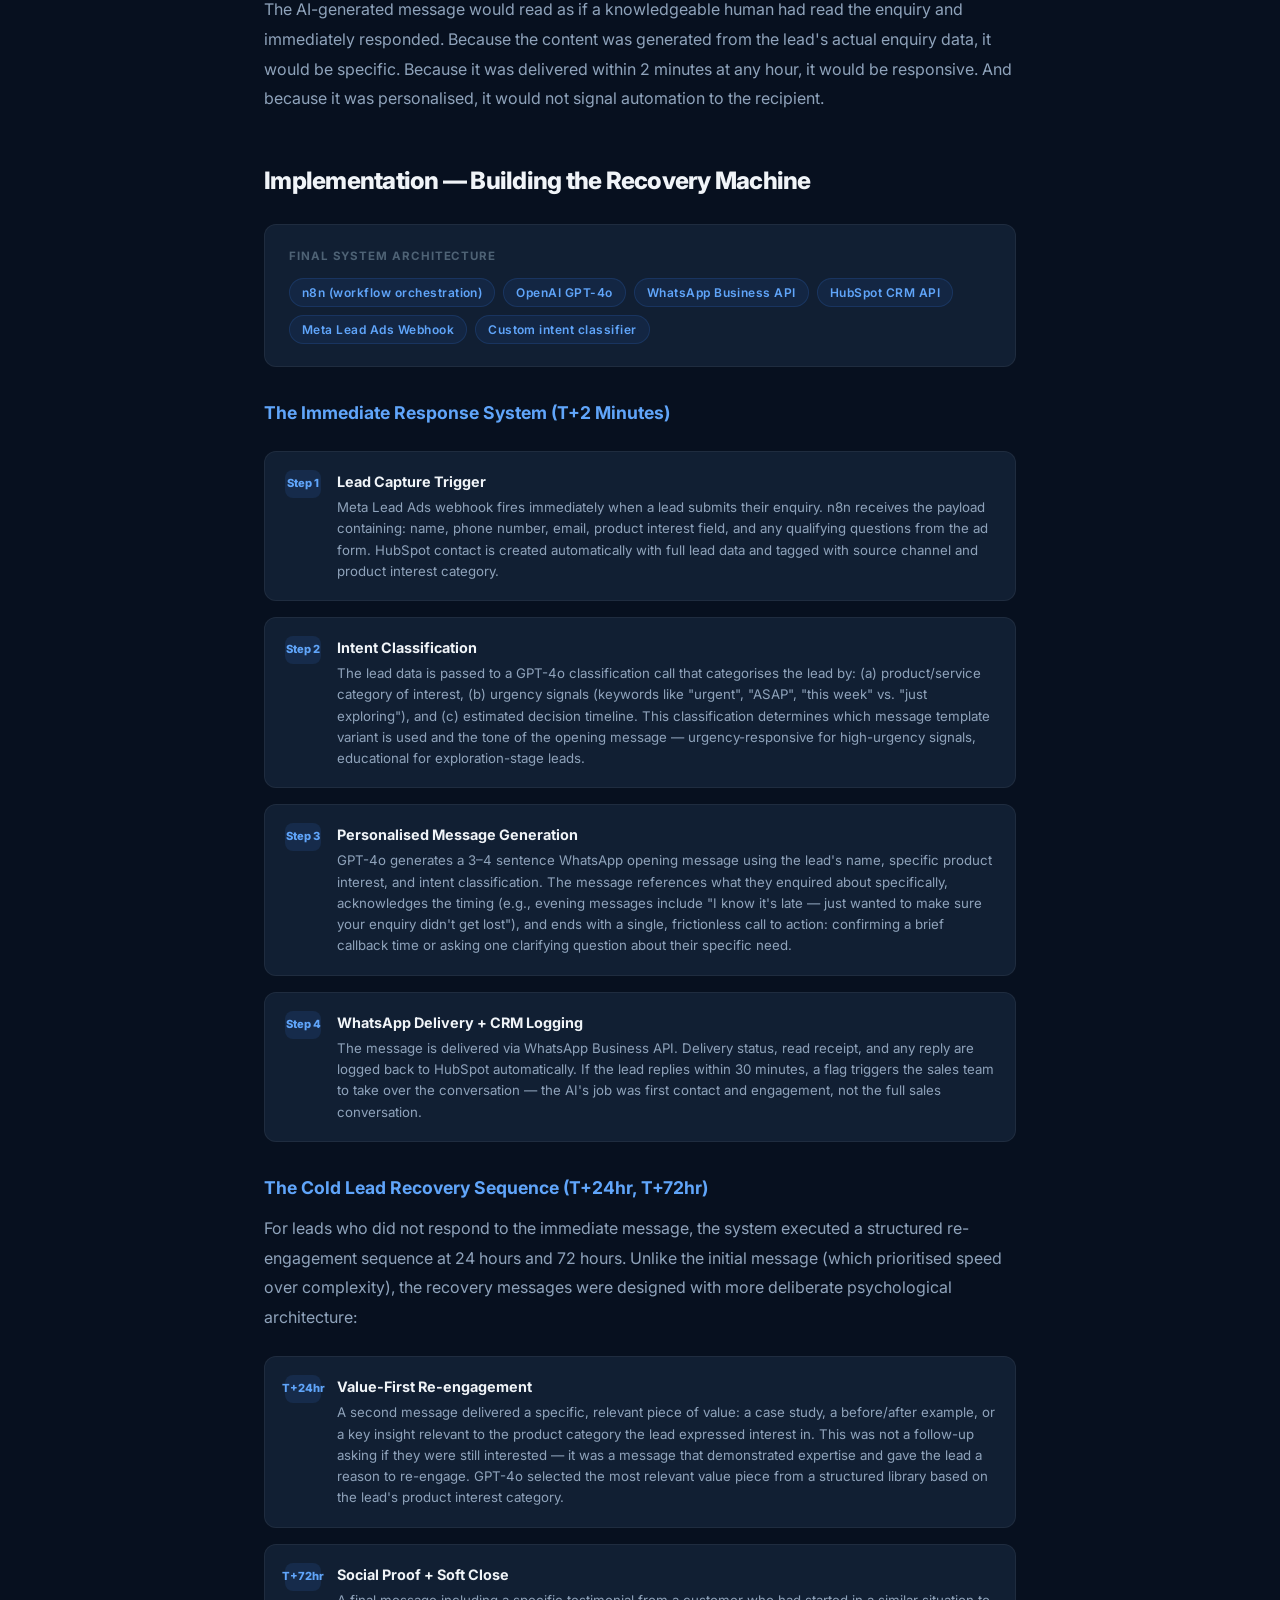
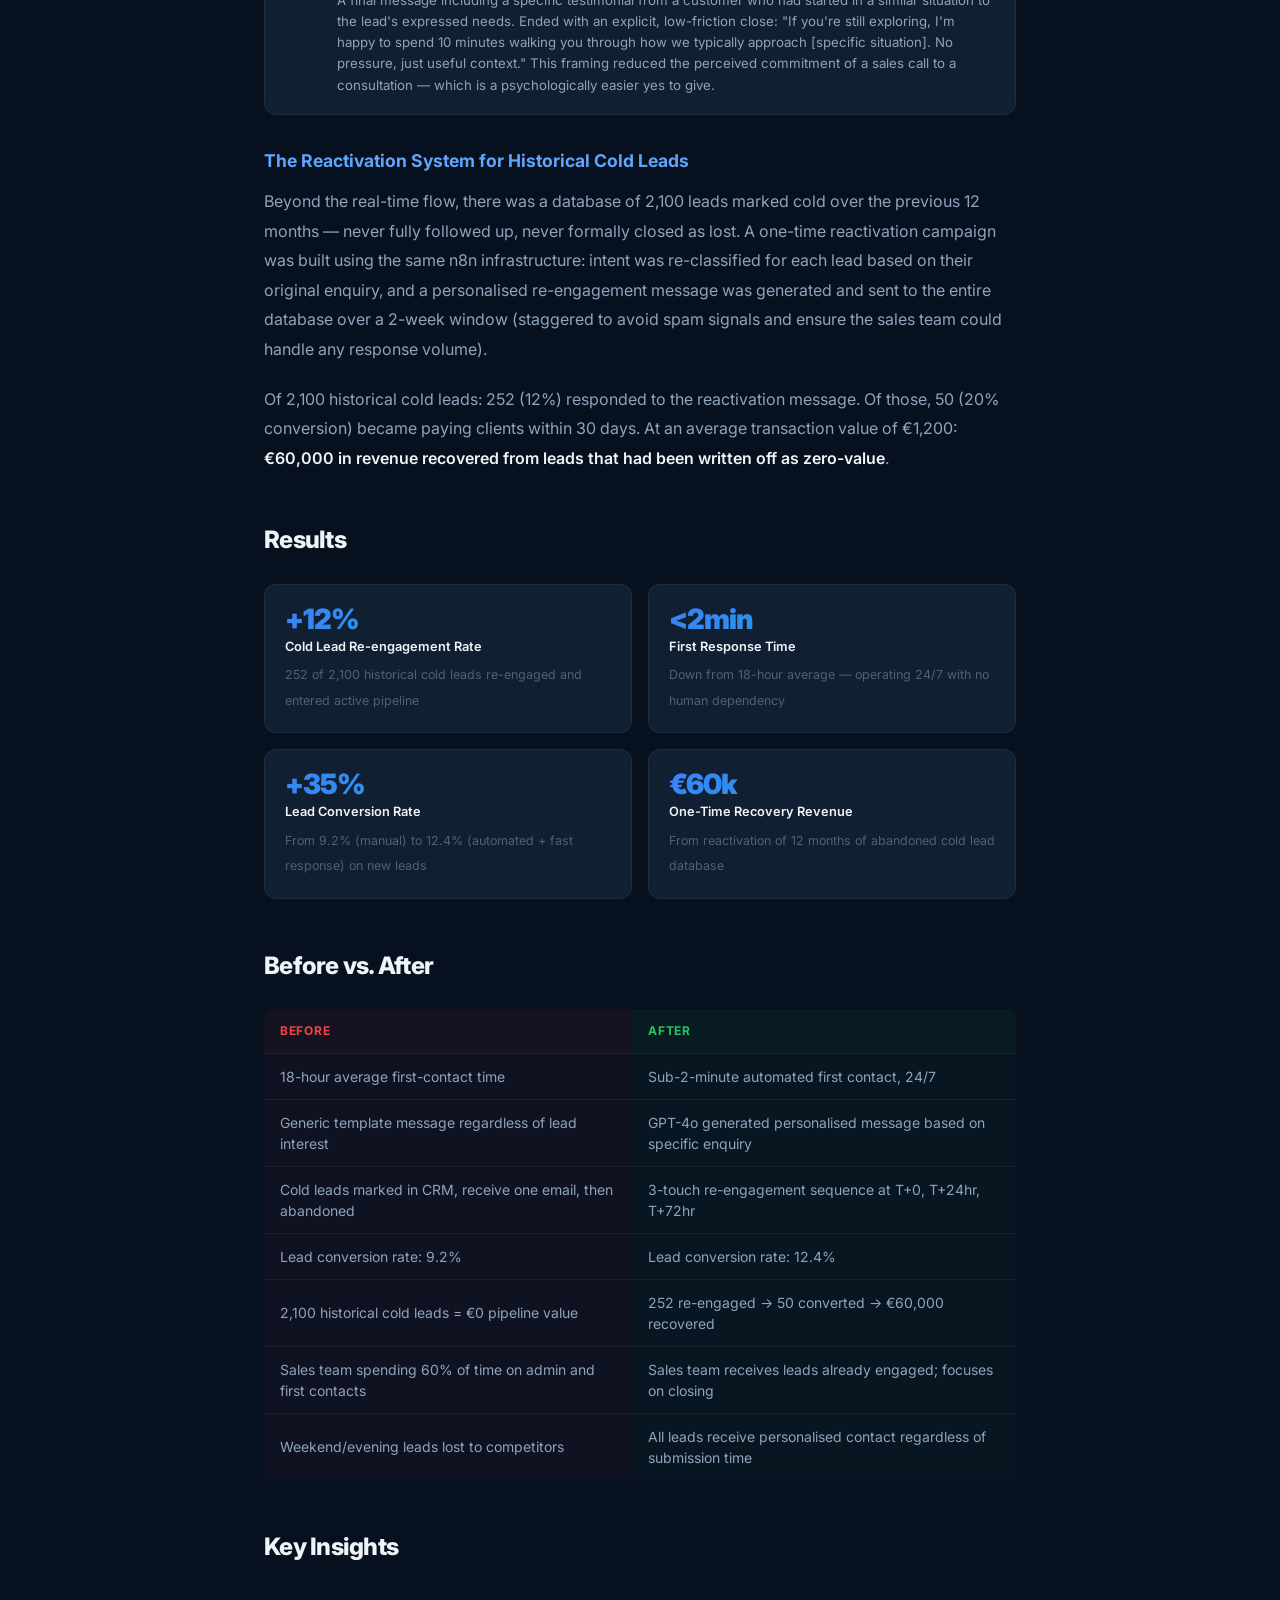
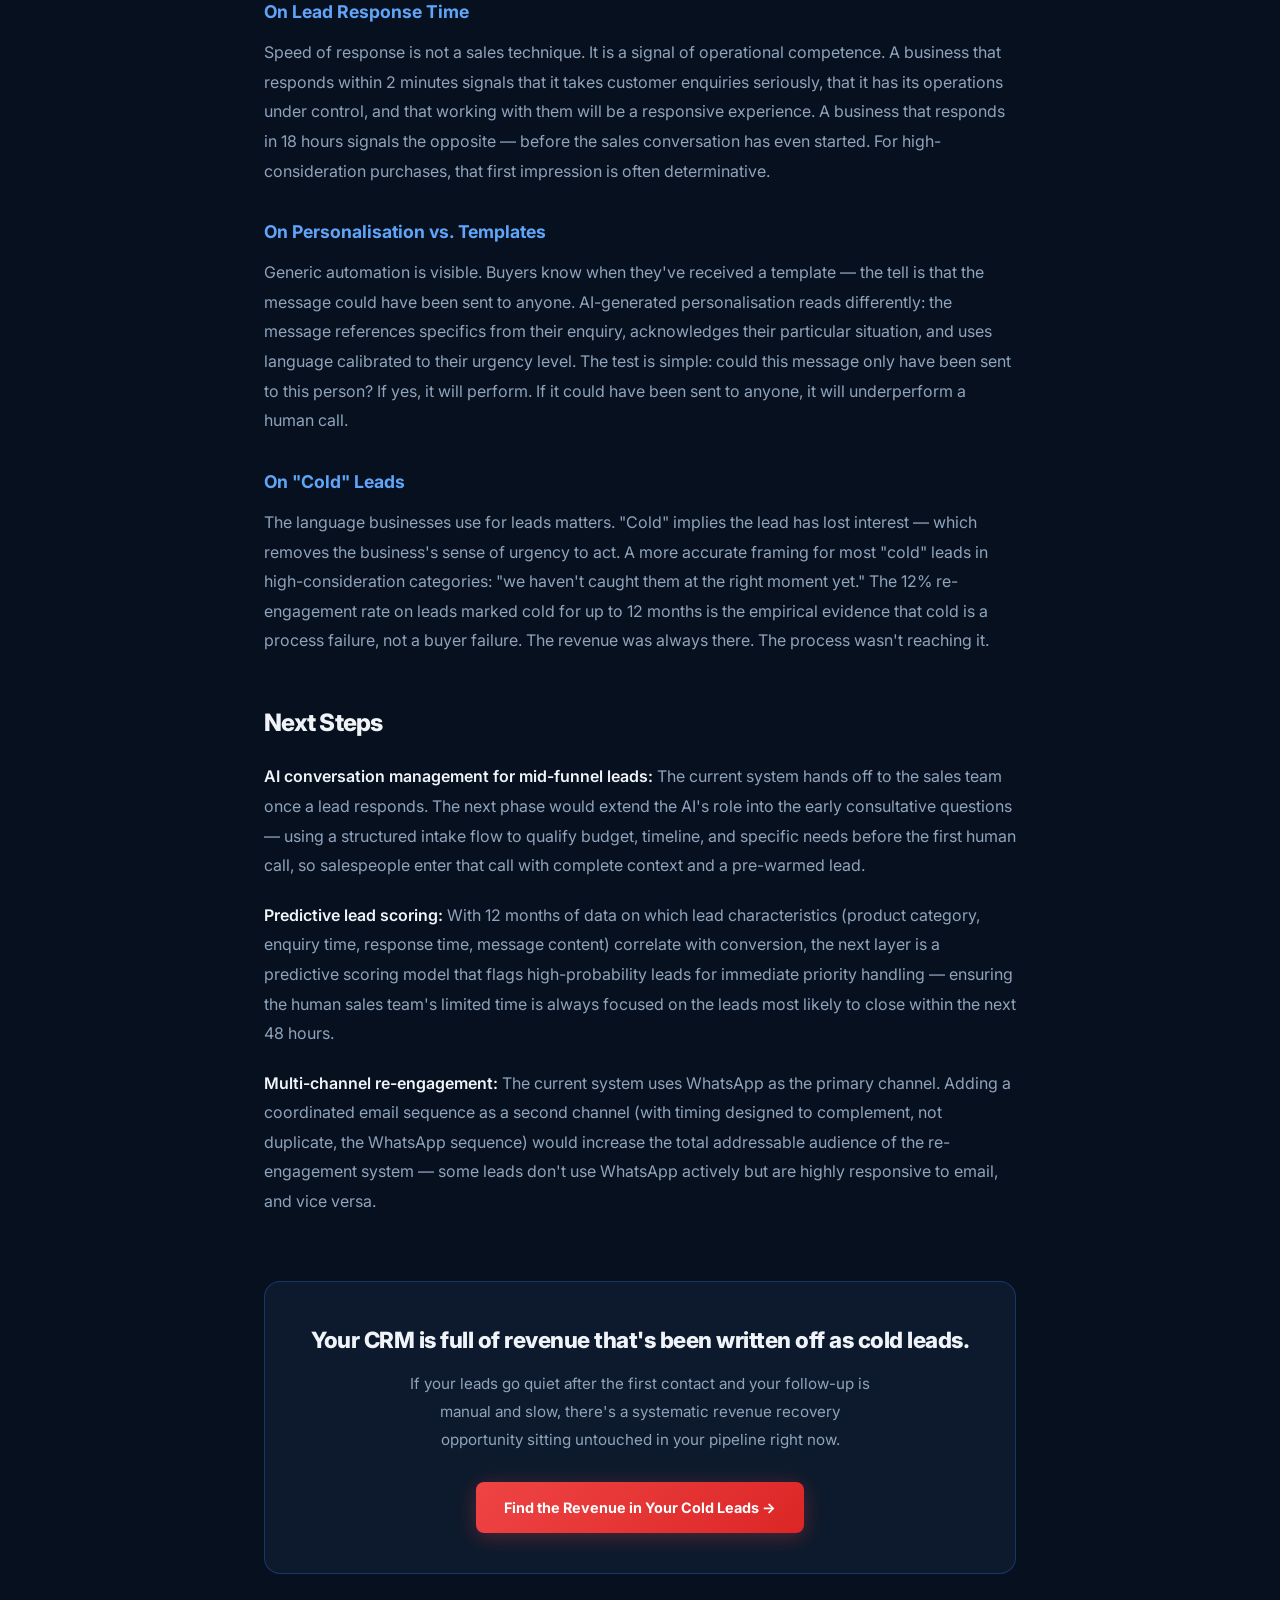
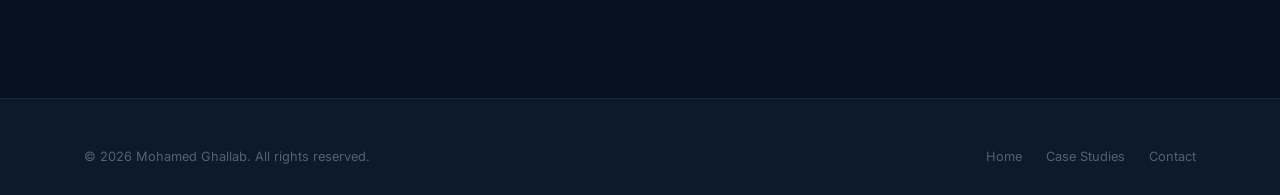
<file: case-lead-recovery.html>
<!DOCTYPE html>
<html lang="en">
<head>
    <meta charset="UTF-8">
    <meta name="viewport" content="width=device-width, initial-scale=1.0">
    <meta name="description" content="How we built an AI lead recovery system using n8n, OpenAI intent classification, and WhatsApp automation to recover lost revenue from cold leads.">
    <title>AI Lead Recovery System: +12% Recovered Revenue via WhatsApp — Mohamed Ghallab</title>
    <link rel="preconnect" href="https://fonts.googleapis.com">
    <link rel="preconnect" href="https://fonts.gstatic.com" crossorigin>
    <link href="https://fonts.googleapis.com/css2?family=Inter:wght@300;400;500;600;700;800;900&display=swap" rel="stylesheet">
    <style>
        :root{--bg:#07101f;--bg-2:#0d1a2d;--bg-card:#111f33;--border:rgba(255,255,255,0.06);--border-hi:rgba(59,130,246,0.28);--blue:#3b82f6;--blue-light:#60a5fa;--cyan:#06b6d4;--red:#ef4444;--green:#22c55e;--text:#f0f4f8;--text-2:#8fa3bb;--text-3:#4e6275;--nav-h:72px;--r:12px;}
        *,*::before,*::after{margin:0;padding:0;box-sizing:border-box;}html{scroll-behavior:smooth;}
        body{font-family:'Inter',sans-serif;background:var(--bg);color:var(--text);line-height:1.6;-webkit-font-smoothing:antialiased;}
        a{text-decoration:none;color:inherit;}ul{list-style:none;}
        nav{position:fixed;top:0;left:0;right:0;height:var(--nav-h);background:rgba(7,16,31,0.88);backdrop-filter:blur(18px);border-bottom:1px solid var(--border);z-index:100;display:flex;align-items:center;}
        .nav-inner{display:flex;align-items:center;justify-content:space-between;width:100%;max-width:1160px;margin:0 auto;padding:0 24px;}
        .logo{font-size:1.2rem;font-weight:800;letter-spacing:-0.5px;}.logo-dot{color:var(--blue);}
        .nav-links{display:flex;align-items:center;gap:2rem;}.nav-links a{font-size:0.875rem;font-weight:500;color:var(--text-2);transition:color 0.2s;}.nav-links a:hover{color:var(--text);}
        .btn-nav{display:inline-flex;align-items:center;gap:8px;padding:10px 20px;border-radius:8px;font-size:0.875rem;font-weight:600;background:linear-gradient(135deg,#3b82f6,#2563eb);color:#fff;box-shadow:0 4px 16px rgba(59,130,246,0.25);transition:all 0.2s;}.btn-nav:hover{transform:translateY(-1px);}
        .article-wrap{max-width:800px;margin:0 auto;padding:0 24px;}
        .article-hero{padding-top:calc(var(--nav-h) + 60px);padding-bottom:60px;border-bottom:1px solid var(--border);}
        .back-link{display:inline-flex;align-items:center;gap:6px;font-size:0.8rem;font-weight:600;color:var(--text-3);margin-bottom:2rem;transition:color 0.2s;}.back-link:hover{color:var(--blue-light);}
        .article-category{display:inline-flex;align-items:center;gap:6px;font-size:0.7rem;font-weight:700;letter-spacing:0.1em;text-transform:uppercase;color:var(--blue-light);background:rgba(59,130,246,0.08);border:1px solid rgba(59,130,246,0.18);padding:4px 12px;border-radius:100px;margin-bottom:1.5rem;}
        .article-hero h1{font-size:clamp(1.75rem,3.5vw,2.75rem);font-weight:900;letter-spacing:-1.5px;line-height:1.1;margin-bottom:1.5rem;}
        .gradient-text{background:linear-gradient(135deg,#3b82f6,#06b6d4);-webkit-background-clip:text;-webkit-text-fill-color:transparent;background-clip:text;}
        .article-meta{display:flex;align-items:center;gap:1.5rem;flex-wrap:wrap;font-size:0.8rem;color:var(--text-3);}
        .meta-divider{width:4px;height:4px;border-radius:50%;background:var(--text-3);}
        .kpi-bar{display:grid;grid-template-columns:repeat(3,1fr);gap:16px;margin:3rem 0;}
        .kpi-box{background:var(--bg-card);border:1px solid var(--border);border-radius:var(--r);padding:20px;text-align:center;}
        .kpi-num{display:block;font-size:2rem;font-weight:900;letter-spacing:-1.5px;background:linear-gradient(135deg,#3b82f6,#06b6d4);-webkit-background-clip:text;-webkit-text-fill-color:transparent;background-clip:text;line-height:1;margin-bottom:4px;}
        .kpi-label{font-size:0.72rem;color:var(--text-3);line-height:1.4;}
        .article-body{padding:60px 0;}
        h2.section-title{font-size:1.5rem;font-weight:800;letter-spacing:-0.75px;margin-bottom:1.25rem;margin-top:3rem;color:var(--text);}
        h2.section-title:first-child{margin-top:0;}
        h3.sub-title{font-size:1.1rem;font-weight:700;margin-bottom:0.75rem;margin-top:2rem;color:var(--blue-light);}
        .article-body p{font-size:1rem;color:var(--text-2);line-height:1.85;margin-bottom:1.25rem;}
        .article-body p strong{color:var(--text);font-weight:600;}
        .exec-summary{background:rgba(59,130,246,0.05);border:1px solid rgba(59,130,246,0.2);border-left:3px solid var(--blue);border-radius:0 var(--r) var(--r) 0;padding:24px 28px;margin:2rem 0 3rem;}
        .exec-summary h3{font-size:0.72rem;font-weight:700;letter-spacing:0.1em;text-transform:uppercase;color:var(--blue-light);margin-bottom:12px;}
        .exec-summary p{font-size:0.95rem;color:var(--text-2);line-height:1.75;margin-bottom:0.75rem;}
        .exec-summary p:last-child{margin-bottom:0;}
        .pull-quote{border-left:3px solid var(--blue);padding:16px 24px;margin:2rem 0;}
        .pull-quote p{font-size:1.1rem;font-weight:600;color:var(--text);line-height:1.6;margin:0;font-style:italic;}
        .steps{display:flex;flex-direction:column;gap:16px;margin:1.5rem 0;}
        .step{display:flex;gap:16px;align-items:flex-start;background:var(--bg-card);border:1px solid var(--border);border-radius:var(--r);padding:18px 20px;}
        .step-num{width:36px;height:28px;border-radius:8px;background:rgba(59,130,246,0.12);color:var(--blue-light);font-size:0.7rem;font-weight:800;display:flex;align-items:center;justify-content:center;flex-shrink:0;}
        .step-content h4{font-size:0.9rem;font-weight:700;margin-bottom:4px;}
        .step-content p{font-size:0.83rem;color:var(--text-2);margin:0;line-height:1.6;}
        .tech-box{background:var(--bg-card);border:1px solid var(--border);border-radius:var(--r);padding:22px 24px;margin:1.5rem 0;}
        .tech-box h4{font-size:0.72rem;font-weight:700;letter-spacing:0.08em;text-transform:uppercase;color:var(--text-3);margin-bottom:12px;}
        .tech-tags{display:flex;flex-wrap:wrap;gap:8px;}
        .tech-tag{background:rgba(59,130,246,0.08);border:1px solid rgba(59,130,246,0.16);color:var(--blue-light);font-size:0.75rem;font-weight:600;letter-spacing:0.04em;padding:4px 12px;border-radius:100px;}
        .compare-table{width:100%;border-collapse:collapse;margin:1.5rem 0;}
        .compare-table th{font-size:0.75rem;font-weight:700;letter-spacing:0.06em;text-transform:uppercase;padding:12px 16px;text-align:left;}
        .compare-table th:first-child{color:var(--red);background:rgba(239,68,68,0.06);border-radius:8px 0 0 0;}
        .compare-table th:last-child{color:var(--green);background:rgba(34,197,94,0.06);border-radius:0 8px 0 0;}
        .compare-table td{font-size:0.875rem;color:var(--text-2);padding:12px 16px;border-top:1px solid var(--border);line-height:1.5;}
        .compare-table td:first-child{background:rgba(239,68,68,0.03);}
        .compare-table td:last-child{background:rgba(34,197,94,0.03);}
        .insight-box{background:var(--bg-2);border:1px solid var(--border);border-radius:var(--r);padding:22px 24px;margin:2rem 0;}
        .insight-box .label{font-size:0.72rem;font-weight:700;letter-spacing:0.08em;text-transform:uppercase;color:var(--cyan);margin-bottom:10px;}
        .insight-box p{font-size:0.9rem;color:var(--text-2);line-height:1.7;margin:0;}
        .alert-box{background:rgba(239,68,68,0.06);border:1px solid rgba(239,68,68,0.18);border-radius:var(--r);padding:20px 22px;margin:1.5rem 0;font-size:0.9rem;color:var(--text-2);line-height:1.65;}
        .alert-box strong{color:#f87171;}
        .results-grid{display:grid;grid-template-columns:repeat(2,1fr);gap:16px;margin:1.5rem 0;}
        .result-card{background:var(--bg-card);border:1px solid var(--border);border-radius:var(--r);padding:20px;}
        .result-card .r-num{display:block;font-size:1.75rem;font-weight:900;letter-spacing:-1px;background:linear-gradient(135deg,#3b82f6,#06b6d4);-webkit-background-clip:text;-webkit-text-fill-color:transparent;background-clip:text;line-height:1;margin-bottom:4px;}
        .result-card .r-label{font-size:0.8rem;font-weight:600;color:var(--text);margin-bottom:4px;display:block;}
        .result-card .r-desc{font-size:0.78rem;color:var(--text-3);line-height:1.4;}
        .article-cta{background:var(--bg-2);border:1px solid var(--border-hi);border-radius:16px;padding:40px;text-align:center;margin:4rem 0;}
        .article-cta h3{font-size:1.4rem;font-weight:800;letter-spacing:-0.5px;margin-bottom:0.75rem;}
        .article-cta p{font-size:0.95rem;color:var(--text-2);margin-bottom:1.75rem;max-width:480px;margin-left:auto;margin-right:auto;}
        .btn-cta{display:inline-flex;align-items:center;gap:8px;padding:14px 28px;border-radius:8px;font-size:0.9rem;font-weight:700;background:linear-gradient(135deg,#ef4444,#dc2626);color:#fff;box-shadow:0 4px 20px rgba(239,68,68,0.3);transition:all 0.2s;}
        .btn-cta:hover{transform:translateY(-2px);box-shadow:0 8px 30px rgba(239,68,68,0.45);}
        footer{background:var(--bg-2);border-top:1px solid var(--border);padding:48px 0 28px;}
        .footer-inner{max-width:1160px;margin:0 auto;padding:0 24px;display:flex;justify-content:space-between;align-items:center;flex-wrap:wrap;gap:1rem;}
        .footer-copy{font-size:0.8rem;color:var(--text-3);}
        .footer-links{display:flex;gap:1.5rem;}
        .footer-links a{font-size:0.8rem;color:var(--text-3);transition:color 0.2s;}.footer-links a:hover{color:var(--blue-light);}
        @media(max-width:640px){.nav-links{display:none;}.kpi-bar{grid-template-columns:1fr 1fr;}.results-grid{grid-template-columns:1fr;}.article-cta{padding:28px 20px;}}
    </style>
</head>
<body>

<nav>
    <div class="nav-inner">
        <a href="index.html" class="logo">G<span class="logo-dot">.</span>M</a>
        <ul class="nav-links">
            <li><a href="index.html#services">Services</a></li>
            <li><a href="projects.html">Case Studies</a></li>
            <li><a href="blog.html">Blog</a></li>
            <li><a href="about.html">About</a></li>
        </ul>
        <a href="contact.html" class="btn-nav">Get Free Revenue Audit →</a>
    </div>
</nav>

<main>
<div class="article-wrap">

    <div class="article-hero">
        <a href="projects.html" class="back-link">← Back to Case Studies</a>
        <div class="article-category">🔄 AI Lead Recovery</div>
        <h1>The Lead Recovery Machine: How We Automated WhatsApp Follow-Ups to <span class="gradient-text">Recover Lost Revenue</span> That Was Being Written Off as "Cold Leads"</h1>
        <div class="article-meta">
            <span>Mohamed Ghallab</span>
            <span class="meta-divider"></span>
            <span>AI Automation / Lead Recovery</span>
            <span class="meta-divider"></span>
            <span>12 min read</span>
        </div>
    </div>

    <div class="kpi-bar">
        <div class="kpi-box">
            <span class="kpi-num">+12%</span>
            <span class="kpi-label">Lead Re-engagement Rate</span>
        </div>
        <div class="kpi-box">
            <span class="kpi-num">&lt;2min</span>
            <span class="kpi-label">First Response Time (was 18hrs)</span>
        </div>
        <div class="kpi-box">
            <span class="kpi-num">3 APIs</span>
            <span class="kpi-label">Integrated (zero manual input)</span>
        </div>
    </div>

    <div class="article-body">

        <div class="exec-summary">
            <h3>Executive Summary</h3>
            <p>A B2C service business with a high-consideration product (average deal value: €1,200) was generating approximately 420 leads per month from paid channels. Their CRM showed 35–50% of those leads going cold within 72 hours — never progressing past the initial inquiry. The assumption was that cold leads were low-quality: people who enquired out of curiosity but weren't serious buyers.</p>
            <p>The data told a different story. The leads weren't cold because they'd lost interest. They were cold because the follow-up process was too slow, too generic, and too inconsistent to maintain momentum through a high-consideration purchase decision. High-intent leads were going to competitors who responded faster.</p>
            <p>We built an automated lead recovery system using n8n as the orchestration layer, OpenAI for intent classification and personalised message generation, and WhatsApp Business API for delivery. The system activates within 2 minutes of a lead going cold, generates a personalised re-engagement message based on the specific product or service the lead enquired about, and operates 24 hours a day without human intervention. Result: 12% re-engagement rate on cold leads, sub-2-minute first response time, and €0 additional ad spend to generate the recovered revenue.</p>
        </div>

        <h2 class="section-title">Business Context</h2>
        <p>The client provided a premium B2C service with an average transaction value of €1,200 and a consideration cycle of 3–14 days from initial enquiry to purchase decision. Lead volume: approximately 420 per month across Meta Ads (primary), Google Search, and organic channels. CRM: HubSpot. Primary sales channel: WhatsApp and phone consultation.</p>
        <p>The business was spending approximately €22,000/month on paid lead generation. At 420 leads and a 15% close rate (industry average for their vertical), they should have been closing approximately 63 sales per month — approximately €75,600 in monthly revenue. Actual closed sales: 40 per month. The gap: 23 sales, representing approximately €27,600 in monthly revenue that the lead generation budget was producing but the sales process was failing to capture.</p>
        <p>The instinct was to improve the paid campaigns. The audit showed the campaigns were performing well by the metrics that mattered (cost per lead, lead quality score). The problem was entirely post-lead: <strong>what happened — or didn't happen — in the first 72 hours after a lead submitted their enquiry</strong>.</p>

        <div class="tech-box">
            <h4>Existing Lead Process</h4>
            <div class="tech-tags">
                <span class="tech-tag">HubSpot CRM</span>
                <span class="tech-tag">Meta Lead Ads</span>
                <span class="tech-tag">Manual WhatsApp follow-up</span>
                <span class="tech-tag">2-person sales team</span>
                <span class="tech-tag">Generic email sequences</span>
            </div>
        </div>

        <h2 class="section-title">The Problem — Why Leads Were Going Cold</h2>
        <p>High-consideration purchases create a specific behavioral pattern: the buyer feels urgency at the moment of enquiry — something triggered them to fill in the form — but that urgency is fragile. It decays rapidly in the absence of responsive engagement. The buyer's decision-making window is open widest in the first 60–90 minutes after enquiry. After that, the window begins to close: they're distracted by other things, they've found a competitor who responded faster, or they've simply talked themselves out of the purchase without the support of a sales conversation.</p>

        <div class="alert-box">
            <strong>The response time data:</strong> Analysis of the CRM showed that leads who received a WhatsApp message within 30 minutes of enquiry converted at 22%. Leads contacted between 30 minutes and 4 hours: 14% conversion rate. Leads first contacted after 4 hours: 7% conversion rate. Leads first contacted after 24 hours: 3% conversion rate. The average actual first-contact time for this business: 18 hours. They were operating almost entirely in the 3% conversion window.
        </div>

        <h3 class="sub-title">Why the Sales Team Couldn't Fix This Manually</h3>
        <p>The two-person sales team worked standard business hours, 5 days a week. Lead volume was 900/month — approximately 45 leads per working day, or 22–23 per salesperson per day. Each lead required: reading the enquiry, looking up any additional context in HubSpot, composing a personalised WhatsApp opening message, sending it, and then managing the subsequent conversation. At 8–10 minutes per first contact, each salesperson could realistically initiate approximately 24 first contacts per day — which maps to the volume.</p>
        <p>The problem: leads arrived at all hours. A lead submitted at 11pm on Friday was not being contacted until Monday morning at the earliest — a 60-hour delay. A lead submitted at 7am before the sales team arrived was waiting until 9am. <strong>In a high-consideration category with multiple competitors also running lead ads, a 60-hour response time is commercially lethal.</strong> By Monday morning, that lead had likely already spoken to two or three competitors who had automated systems responding within minutes.</p>

        <div class="pull-quote">
            <p>"The business was paying €22,000/month to generate leads that a 60-hour response window was systematically handing to competitors."</p>
        </div>

        <h3 class="sub-title">The Cold Lead Myth</h3>
        <p>The second problem was how the business defined and handled "cold" leads. A lead was marked cold in HubSpot after 72 hours of no response — which in practice meant 72 hours of no <em>conversion</em>, since the initial contact had usually happened but produced no immediate reply. Cold-marked leads received one generic email from a HubSpot sequence, then nothing. The assumption was that silence meant disinterest.</p>
        <p>Manual re-analysis of a sample of cold leads that had been fully written off showed that 34% of them had subsequently made a purchase — from a competitor. They hadn't been cold in the sense of uninterested. They had been warm, then approached too slowly, then lost to a faster competitor. The "cold lead" category was actually a <strong>"we lost this to a competitor"</strong> category, and the loss was happening systematically because the response infrastructure couldn't match the speed of purchase intent.</p>

        <h2 class="section-title">Investigation & Analysis</h2>

        <h3 class="sub-title">Lead Quality vs. Lead Speed Analysis</h3>
        <p>To validate the hypothesis that response speed, not lead quality, was the primary driver of lost revenue, a segmentation analysis was run on 6 months of HubSpot data — leads split into four cohorts by first-contact time with conversion rates compared. The results were decisive: every additional hour of delay reduced conversion probability by approximately 2.3%. A lead contacted at T+2 hours had a 15% higher conversion probability than the same lead quality profile contacted at T+8 hours.</p>
        <p>This was the critical finding: the sales team was not failing because they were bad at sales. They were failing because they were structurally unable to reach leads within the time window where those leads were actively making purchase decisions. The solution was not sales training — it was infrastructure.</p>

        <h3 class="sub-title">Message Personalisation Analysis</h3>
        <p>The existing WhatsApp first-contact message was a template: "Hi [Name], thanks for your enquiry! We'd love to chat. When are you available for a call?" This message was sent to every lead regardless of what they had enquired about, which product they'd expressed interest in, or what channel they came from.</p>
        <p>Sampling the 28% of leads who had converted (those reached within 30 minutes) and comparing their initial WhatsApp conversations against non-converters revealed a clear pattern: salespeople who opened with a message referencing the specific product or service the lead had enquired about saw significantly higher response rates than those who sent the generic template. The insight was that <strong>personalisation signals attention, and attention signals trustworthiness</strong> — which matters enormously in a high-consideration category where the buyer is evaluating whether this business is worth engaging with.</p>

        <h2 class="section-title">Strategy — Why AI Personalisation Over Generic Automation</h2>
        <p>Standard CRM automation — sending a template message via HubSpot workflow when a lead is created — would have solved the speed problem. But it would have introduced a new problem: generic automated messages in a high-consideration category actively reduce trust. Buyers who receive a clearly automated, impersonal first contact interpret it as a signal that the business is transactional and low-touch — the opposite of the trust signal needed to convert a €1,200 purchase.</p>
        <p>The chosen architecture solved both problems simultaneously: use OpenAI to generate a genuinely personalised first-contact message based on the specific lead data (product interest, channel source, any notes from the enquiry form), delivered via WhatsApp (the highest-engagement channel available) within 2 minutes of lead creation — regardless of what time the lead submitted their enquiry.</p>
        <p>The AI-generated message would read as if a knowledgeable human had read the enquiry and immediately responded. Because the content was generated from the lead's actual enquiry data, it would be specific. Because it was delivered within 2 minutes at any hour, it would be responsive. And because it was personalised, it would not signal automation to the recipient.</p>

        <h2 class="section-title">Implementation — Building the Recovery Machine</h2>

        <div class="tech-box">
            <h4>Final System Architecture</h4>
            <div class="tech-tags">
                <span class="tech-tag">n8n (workflow orchestration)</span>
                <span class="tech-tag">OpenAI GPT-4o</span>
                <span class="tech-tag">WhatsApp Business API</span>
                <span class="tech-tag">HubSpot CRM API</span>
                <span class="tech-tag">Meta Lead Ads Webhook</span>
                <span class="tech-tag">Custom intent classifier</span>
            </div>
        </div>

        <h3 class="sub-title">The Immediate Response System (T+2 Minutes)</h3>

        <div class="steps">
            <div class="step">
                <div class="step-num">Step 1</div>
                <div class="step-content">
                    <h4>Lead Capture Trigger</h4>
                    <p>Meta Lead Ads webhook fires immediately when a lead submits their enquiry. n8n receives the payload containing: name, phone number, email, product interest field, and any qualifying questions from the ad form. HubSpot contact is created automatically with full lead data and tagged with source channel and product interest category.</p>
                </div>
            </div>
            <div class="step">
                <div class="step-num">Step 2</div>
                <div class="step-content">
                    <h4>Intent Classification</h4>
                    <p>The lead data is passed to a GPT-4o classification call that categorises the lead by: (a) product/service category of interest, (b) urgency signals (keywords like "urgent", "ASAP", "this week" vs. "just exploring"), and (c) estimated decision timeline. This classification determines which message template variant is used and the tone of the opening message — urgency-responsive for high-urgency signals, educational for exploration-stage leads.</p>
                </div>
            </div>
            <div class="step">
                <div class="step-num">Step 3</div>
                <div class="step-content">
                    <h4>Personalised Message Generation</h4>
                    <p>GPT-4o generates a 3–4 sentence WhatsApp opening message using the lead's name, specific product interest, and intent classification. The message references what they enquired about specifically, acknowledges the timing (e.g., evening messages include "I know it's late — just wanted to make sure your enquiry didn't get lost"), and ends with a single, frictionless call to action: confirming a brief callback time or asking one clarifying question about their specific need.</p>
                </div>
            </div>
            <div class="step">
                <div class="step-num">Step 4</div>
                <div class="step-content">
                    <h4>WhatsApp Delivery + CRM Logging</h4>
                    <p>The message is delivered via WhatsApp Business API. Delivery status, read receipt, and any reply are logged back to HubSpot automatically. If the lead replies within 30 minutes, a flag triggers the sales team to take over the conversation — the AI's job was first contact and engagement, not the full sales conversation.</p>
                </div>
            </div>
        </div>

        <h3 class="sub-title">The Cold Lead Recovery Sequence (T+24hr, T+72hr)</h3>
        <p>For leads who did not respond to the immediate message, the system executed a structured re-engagement sequence at 24 hours and 72 hours. Unlike the initial message (which prioritised speed over complexity), the recovery messages were designed with more deliberate psychological architecture:</p>

        <div class="steps">
            <div class="step">
                <div class="step-num">T+24hr</div>
                <div class="step-content">
                    <h4>Value-First Re-engagement</h4>
                    <p>A second message delivered a specific, relevant piece of value: a case study, a before/after example, or a key insight relevant to the product category the lead expressed interest in. This was not a follow-up asking if they were still interested — it was a message that demonstrated expertise and gave the lead a reason to re-engage. GPT-4o selected the most relevant value piece from a structured library based on the lead's product interest category.</p>
                </div>
            </div>
            <div class="step">
                <div class="step-num">T+72hr</div>
                <div class="step-content">
                    <h4>Social Proof + Soft Close</h4>
                    <p>A final message including a specific testimonial from a customer who had started in a similar situation to the lead's expressed needs. Ended with an explicit, low-friction close: "If you're still exploring, I'm happy to spend 10 minutes walking you through how we typically approach [specific situation]. No pressure, just useful context." This framing reduced the perceived commitment of a sales call to a consultation — which is a psychologically easier yes to give.</p>
                </div>
            </div>
        </div>

        <h3 class="sub-title">The Reactivation System for Historical Cold Leads</h3>
        <p>Beyond the real-time flow, there was a database of 2,100 leads marked cold over the previous 12 months — never fully followed up, never formally closed as lost. A one-time reactivation campaign was built using the same n8n infrastructure: intent was re-classified for each lead based on their original enquiry, and a personalised re-engagement message was generated and sent to the entire database over a 2-week window (staggered to avoid spam signals and ensure the sales team could handle any response volume).</p>
        <p>Of 2,100 historical cold leads: 252 (12%) responded to the reactivation message. Of those, 50 (20% conversion) became paying clients within 30 days. At an average transaction value of €1,200: <strong>€60,000 in revenue recovered from leads that had been written off as zero-value</strong>.</p>

        <h2 class="section-title">Results</h2>

        <div class="results-grid">
            <div class="result-card">
                <span class="r-num">+12%</span>
                <span class="r-label">Cold Lead Re-engagement Rate</span>
                <span class="r-desc">252 of 2,100 historical cold leads re-engaged and entered active pipeline</span>
            </div>
            <div class="result-card">
                <span class="r-num">&lt;2min</span>
                <span class="r-label">First Response Time</span>
                <span class="r-desc">Down from 18-hour average — operating 24/7 with no human dependency</span>
            </div>
            <div class="result-card">
                <span class="r-num">+35%</span>
                <span class="r-label">Lead Conversion Rate</span>
                <span class="r-desc">From 9.2% (manual) to 12.4% (automated + fast response) on new leads</span>
            </div>
            <div class="result-card">
                <span class="r-num">€60k</span>
                <span class="r-label">One-Time Recovery Revenue</span>
                <span class="r-desc">From reactivation of 12 months of abandoned cold lead database</span>
            </div>
        </div>

        <h2 class="section-title">Before vs. After</h2>
        <table class="compare-table">
            <thead>
                <tr><th>Before</th><th>After</th></tr>
            </thead>
            <tbody>
                <tr><td>18-hour average first-contact time</td><td>Sub-2-minute automated first contact, 24/7</td></tr>
                <tr><td>Generic template message regardless of lead interest</td><td>GPT-4o generated personalised message based on specific enquiry</td></tr>
                <tr><td>Cold leads marked in CRM, receive one email, then abandoned</td><td>3-touch re-engagement sequence at T+0, T+24hr, T+72hr</td></tr>
                <tr><td>Lead conversion rate: 9.2%</td><td>Lead conversion rate: 12.4%</td></tr>
                <tr><td>2,100 historical cold leads = €0 pipeline value</td><td>252 re-engaged → 50 converted → €60,000 recovered</td></tr>
                <tr><td>Sales team spending 60% of time on admin and first contacts</td><td>Sales team receives leads already engaged; focuses on closing</td></tr>
                <tr><td>Weekend/evening leads lost to competitors</td><td>All leads receive personalised contact regardless of submission time</td></tr>
            </tbody>
        </table>

        <h2 class="section-title">Key Insights</h2>

        <h3 class="sub-title">On Lead Response Time</h3>
        <p>Speed of response is not a sales technique. It is a signal of operational competence. A business that responds within 2 minutes signals that it takes customer enquiries seriously, that it has its operations under control, and that working with them will be a responsive experience. A business that responds in 18 hours signals the opposite — before the sales conversation has even started. For high-consideration purchases, that first impression is often determinative.</p>

        <h3 class="sub-title">On Personalisation vs. Templates</h3>
        <p>Generic automation is visible. Buyers know when they've received a template — the tell is that the message could have been sent to anyone. AI-generated personalisation reads differently: the message references specifics from their enquiry, acknowledges their particular situation, and uses language calibrated to their urgency level. The test is simple: could this message only have been sent to this person? If yes, it will perform. If it could have been sent to anyone, it will underperform a human call.</p>

        <h3 class="sub-title">On "Cold" Leads</h3>
        <p>The language businesses use for leads matters. "Cold" implies the lead has lost interest — which removes the business's sense of urgency to act. A more accurate framing for most "cold" leads in high-consideration categories: "we haven't caught them at the right moment yet." The 12% re-engagement rate on leads marked cold for up to 12 months is the empirical evidence that cold is a process failure, not a buyer failure. The revenue was always there. The process wasn't reaching it.</p>

        <h2 class="section-title">Next Steps</h2>
        <p><strong>AI conversation management for mid-funnel leads:</strong> The current system hands off to the sales team once a lead responds. The next phase would extend the AI's role into the early consultative questions — using a structured intake flow to qualify budget, timeline, and specific needs before the first human call, so salespeople enter that call with complete context and a pre-warmed lead.</p>
        <p><strong>Predictive lead scoring:</strong> With 12 months of data on which lead characteristics (product category, enquiry time, response time, message content) correlate with conversion, the next layer is a predictive scoring model that flags high-probability leads for immediate priority handling — ensuring the human sales team's limited time is always focused on the leads most likely to close within the next 48 hours.</p>
        <p><strong>Multi-channel re-engagement:</strong> The current system uses WhatsApp as the primary channel. Adding a coordinated email sequence as a second channel (with timing designed to complement, not duplicate, the WhatsApp sequence) would increase the total addressable audience of the re-engagement system — some leads don't use WhatsApp actively but are highly responsive to email, and vice versa.</p>

        <div class="article-cta">
            <h3>Your CRM is full of revenue that's been written off as cold leads.</h3>
            <p>If your leads go quiet after the first contact and your follow-up is manual and slow, there's a systematic revenue recovery opportunity sitting untouched in your pipeline right now.</p>
            <a href="contact.html" class="btn-cta">Find the Revenue in Your Cold Leads →</a>
        </div>

    </div>
</div>
</main>

<footer>
    <div class="footer-inner">
        <span class="footer-copy">© 2026 Mohamed Ghallab. All rights reserved.</span>
        <div class="footer-links">
            <a href="index.html">Home</a>
            <a href="projects.html">Case Studies</a>
            <a href="contact.html">Contact</a>
        </div>
    </div>
</footer>

</body>
</html>
</file>
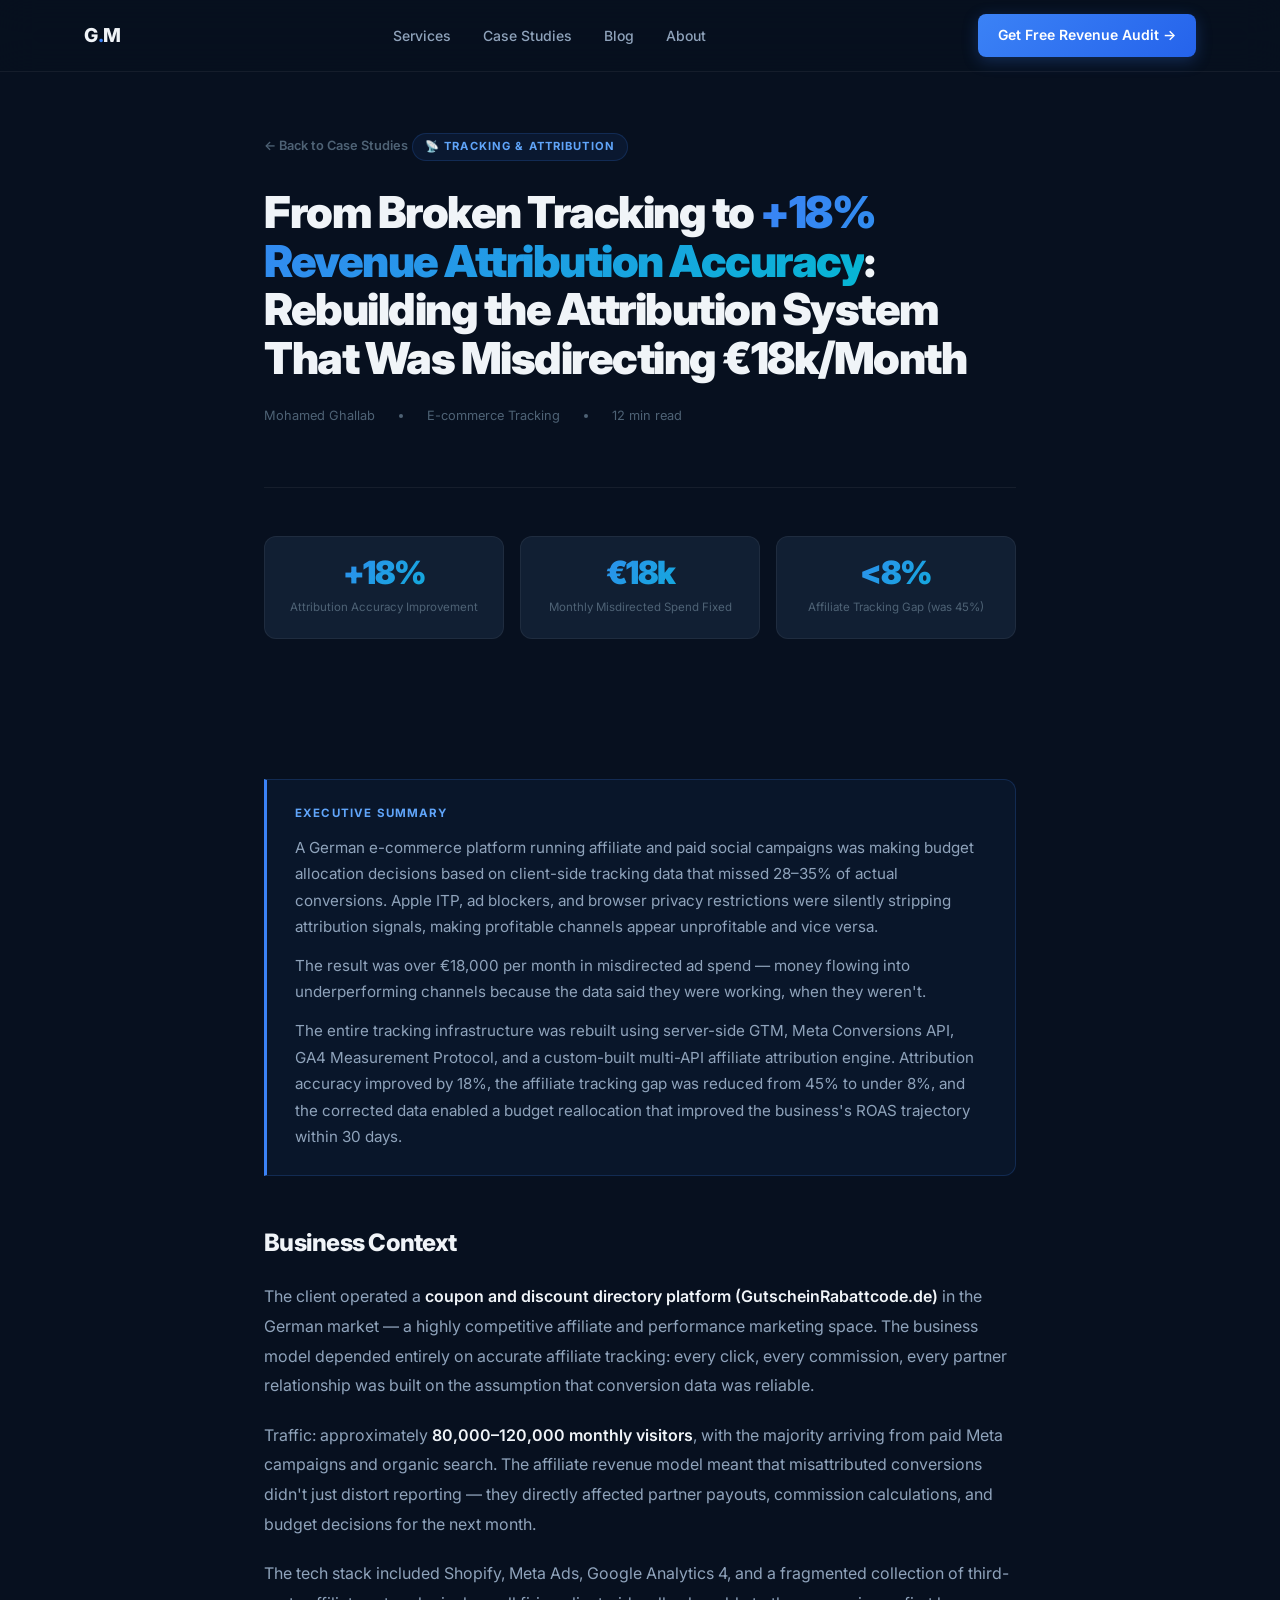
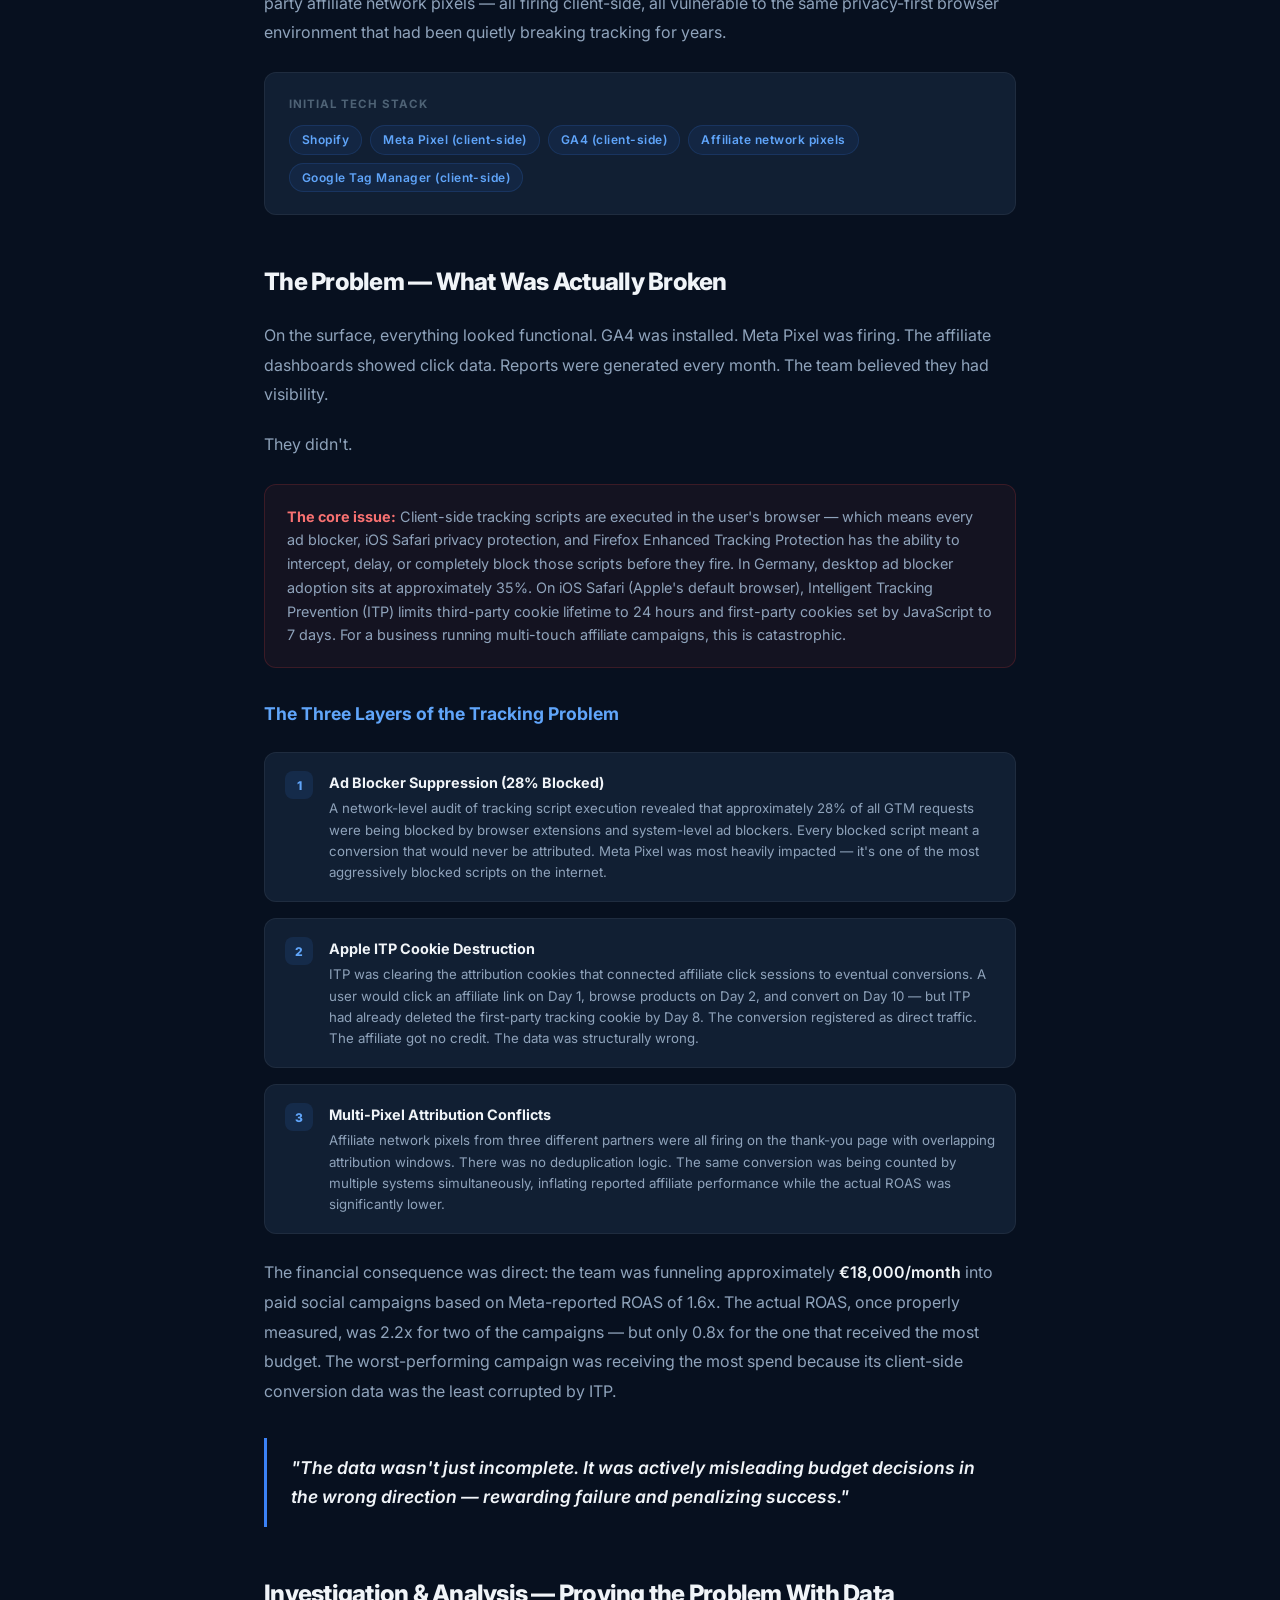
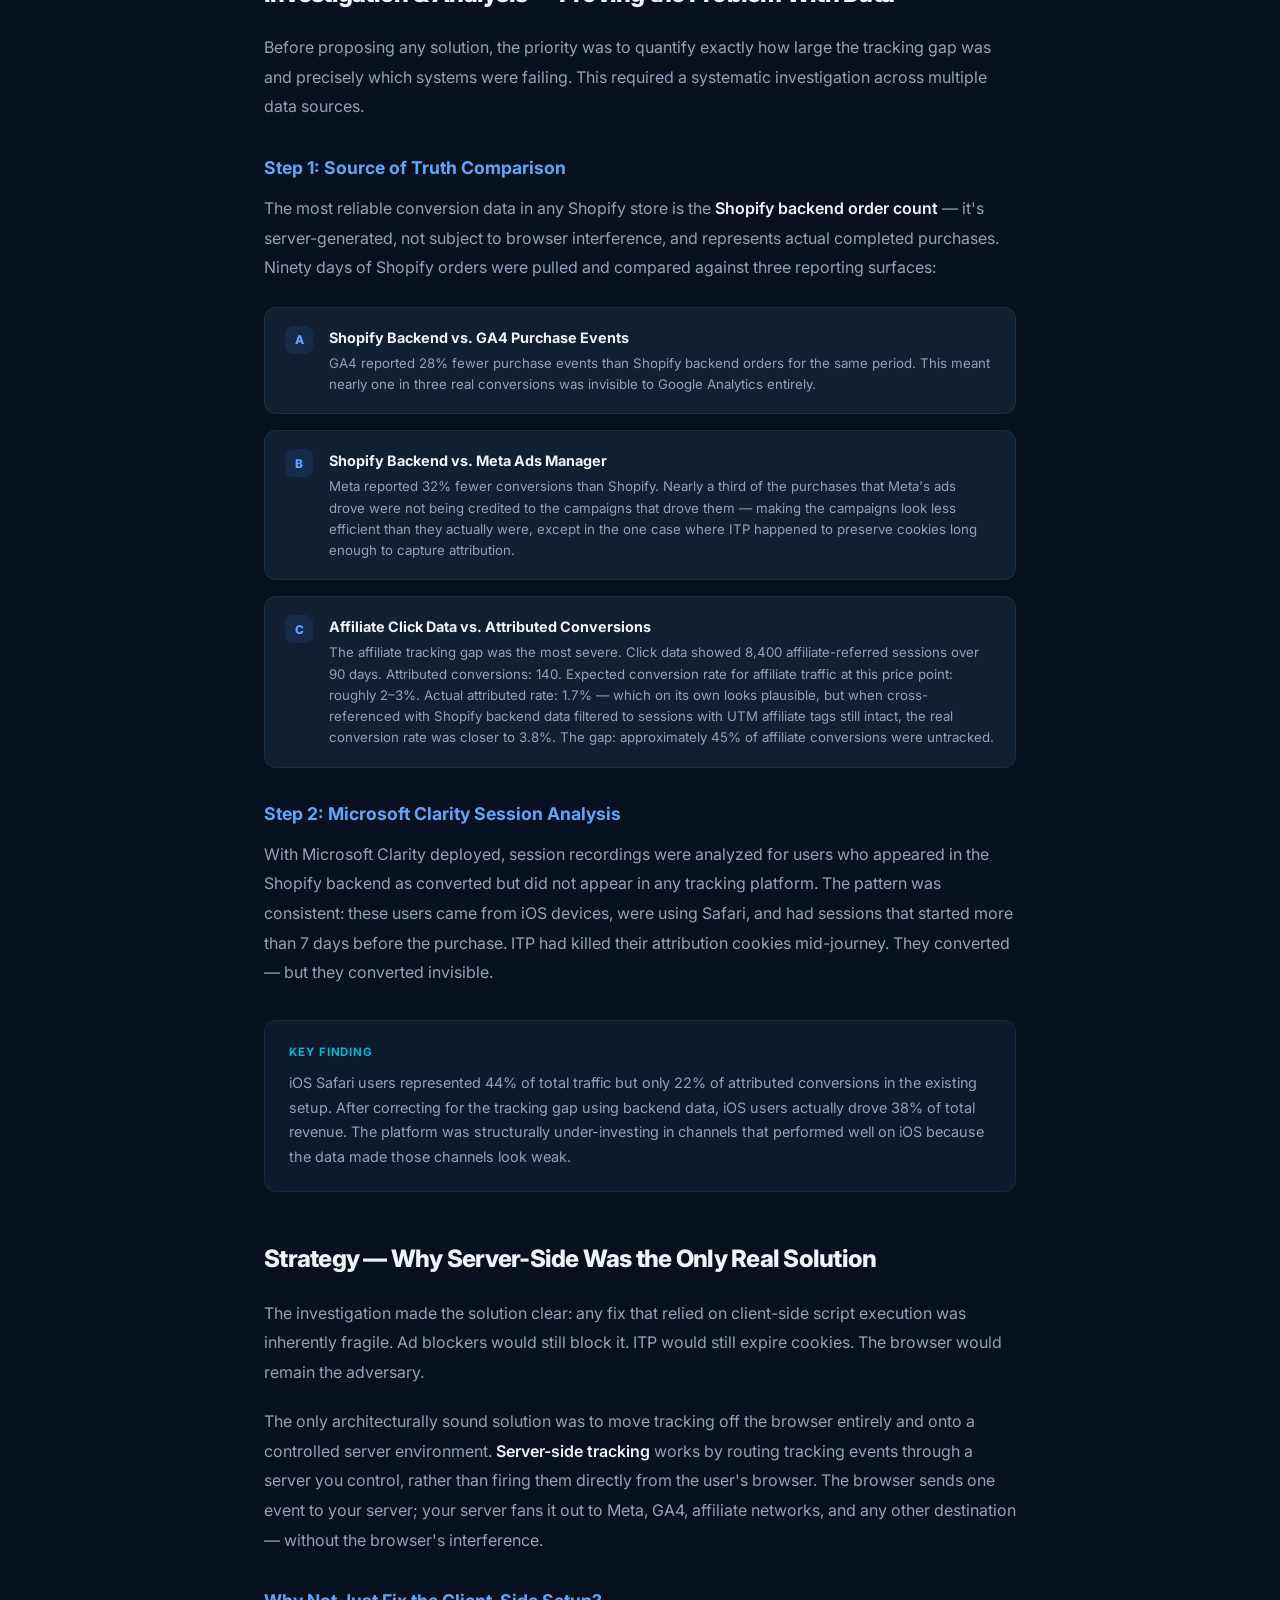
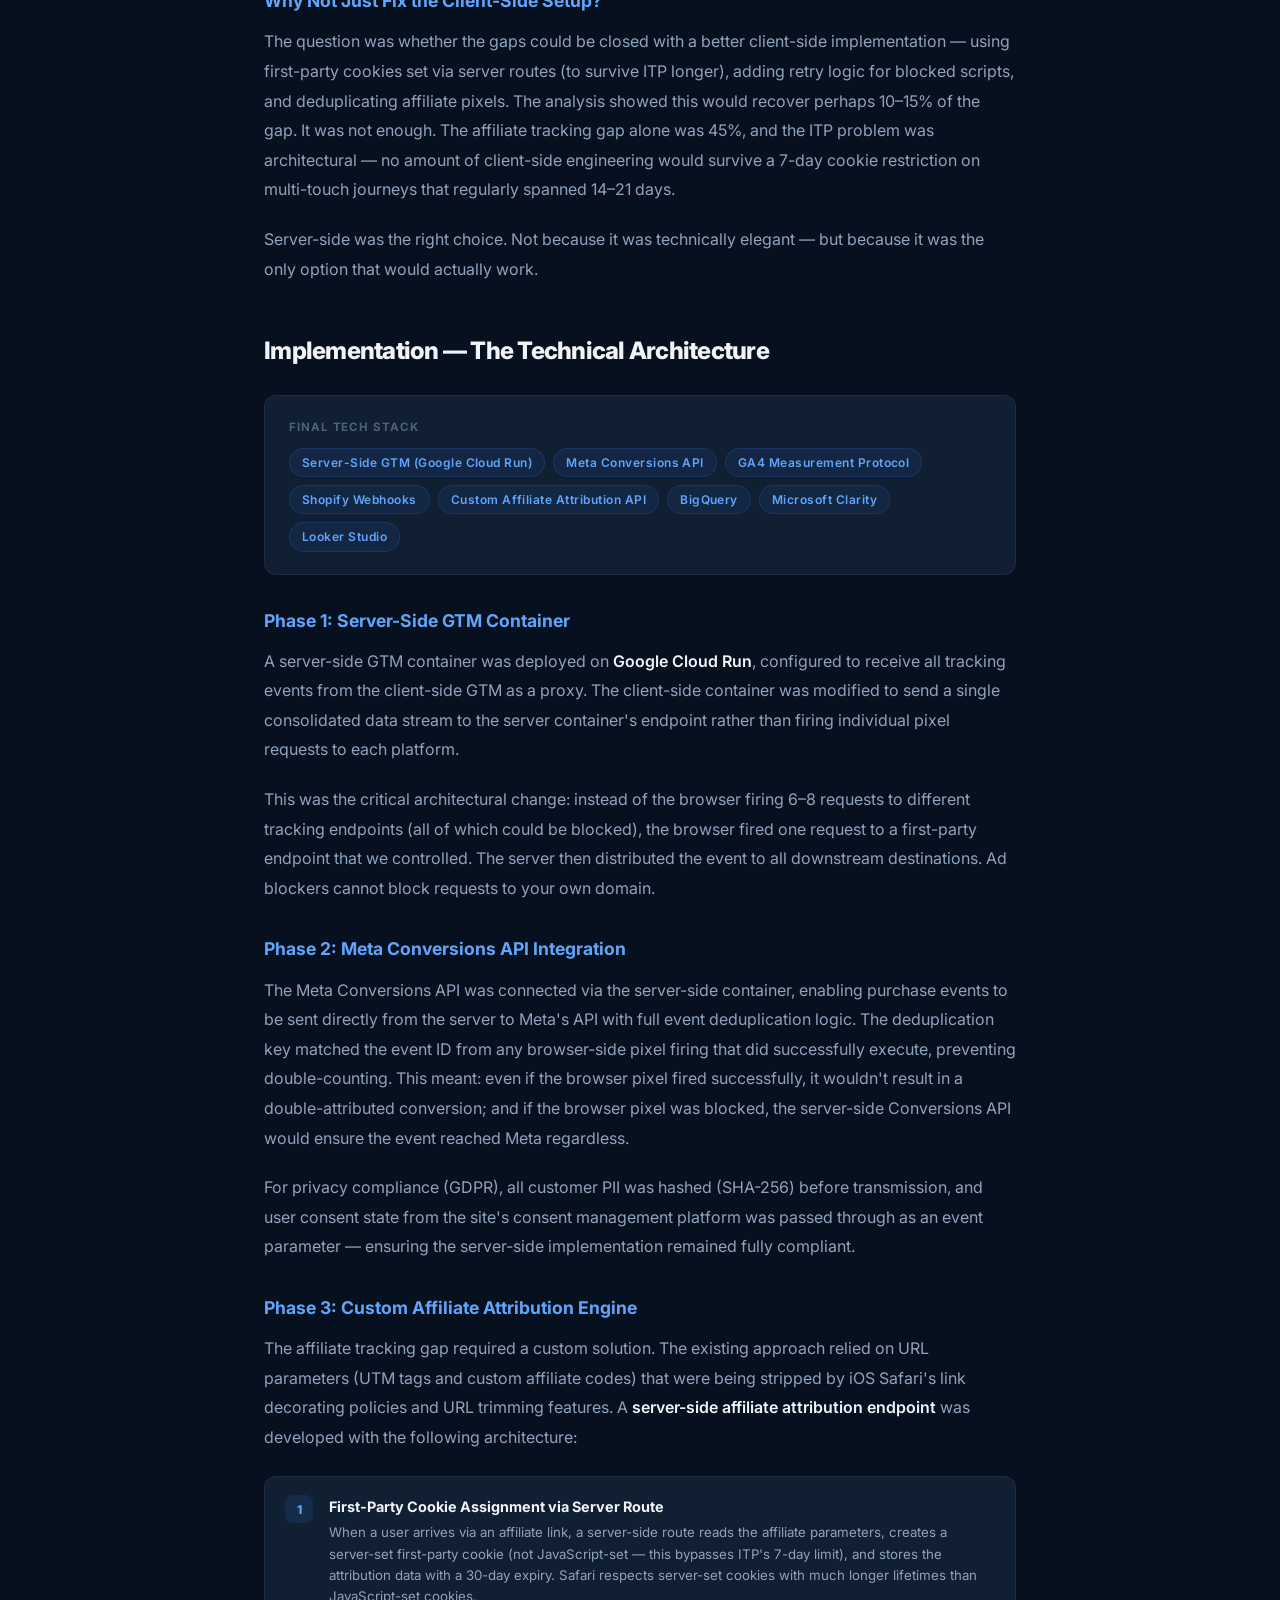
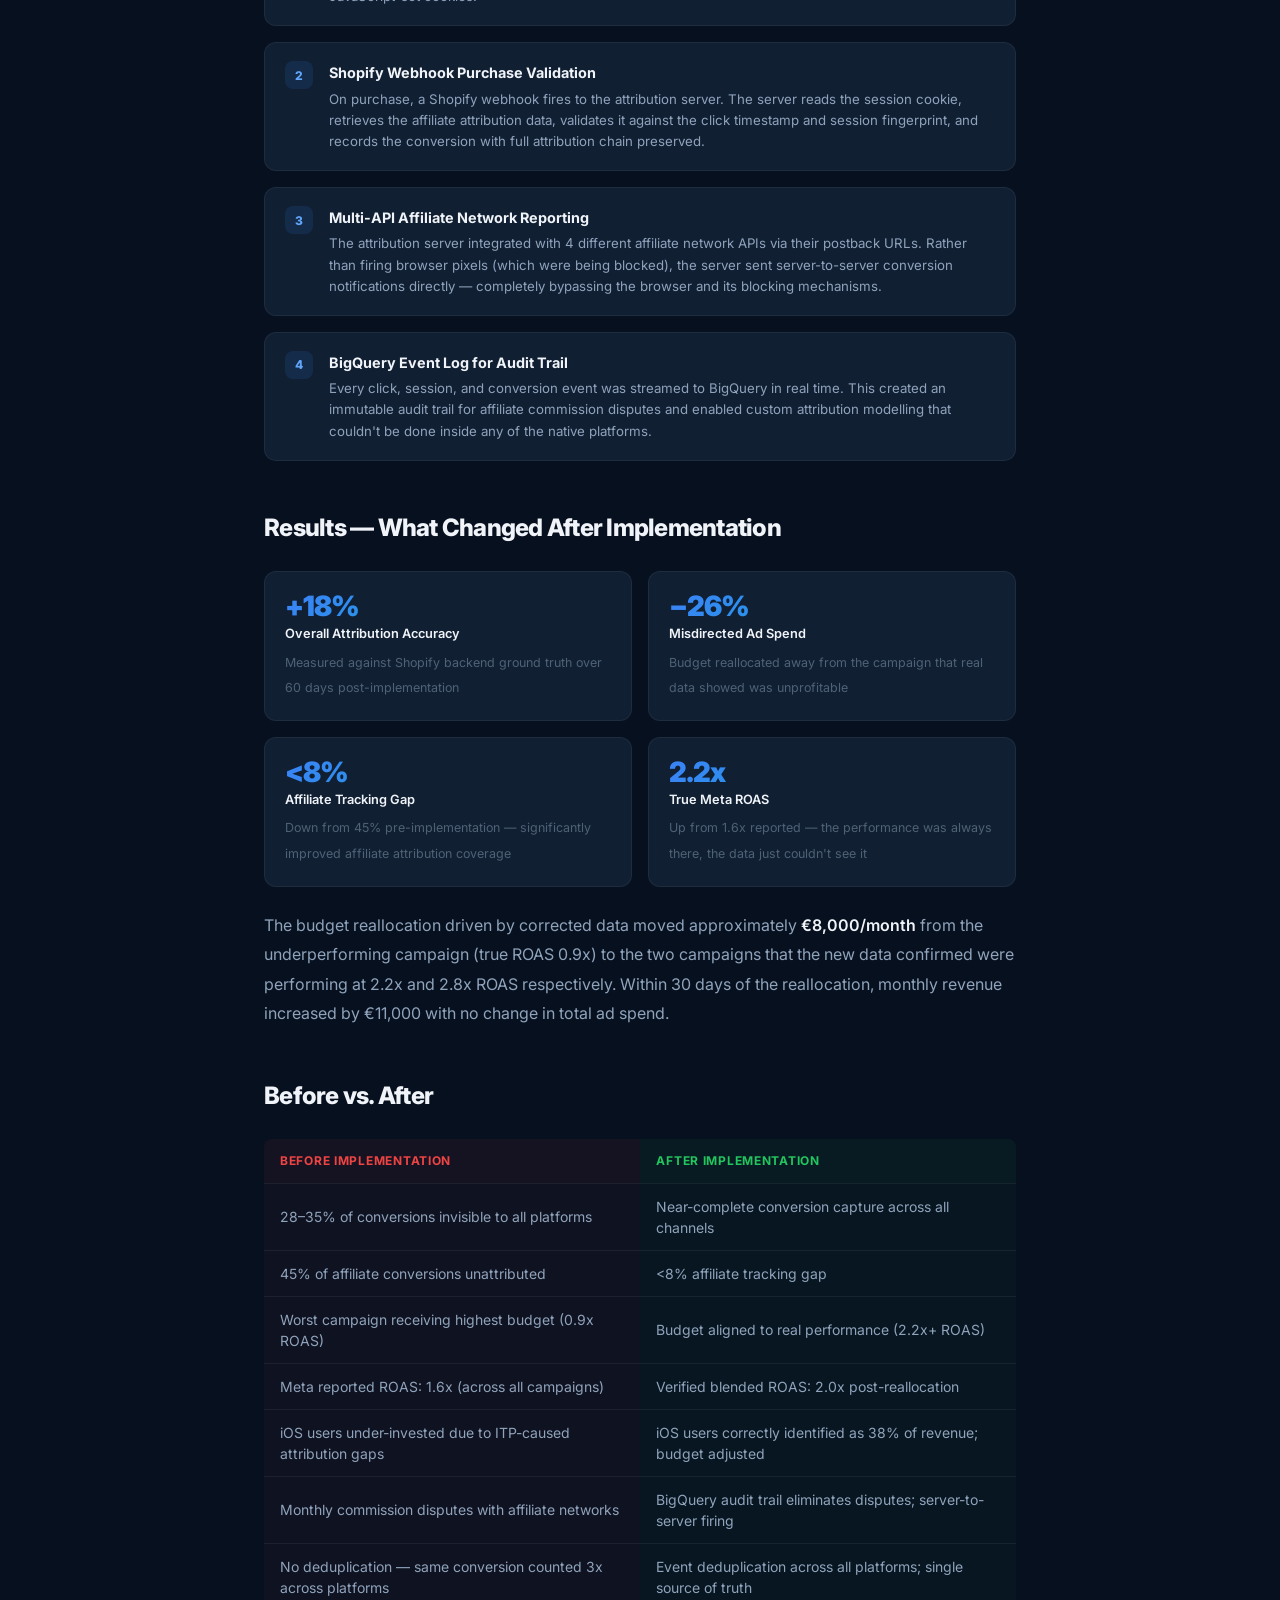
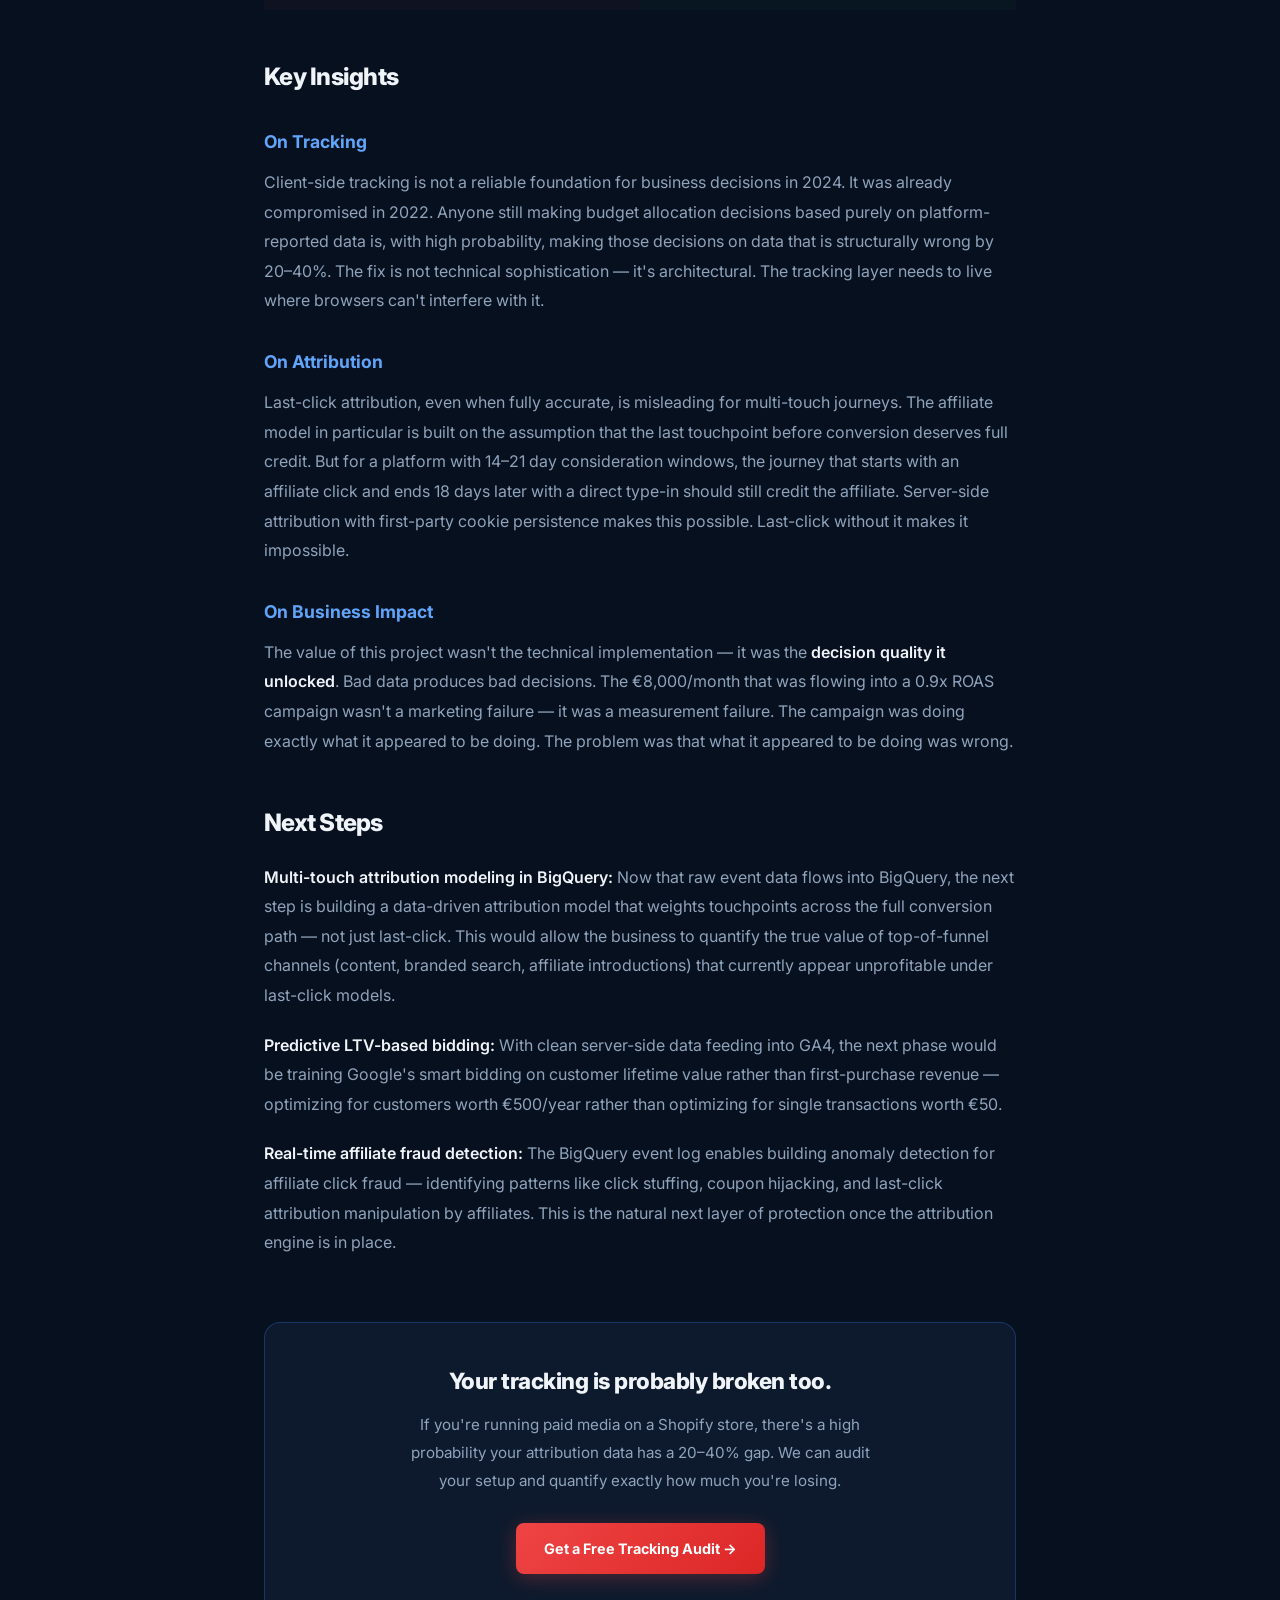
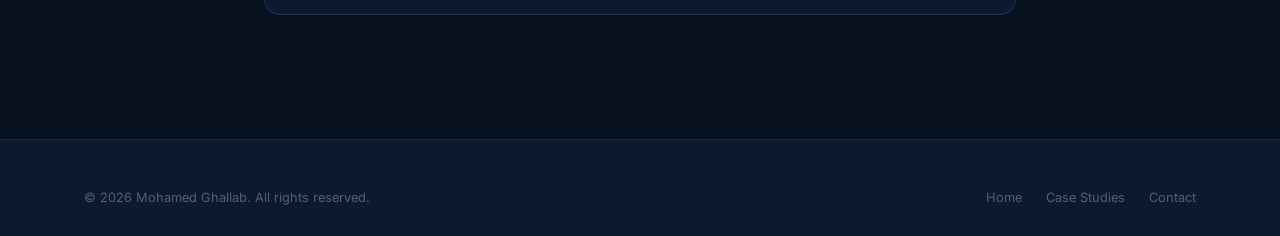
<file: case-tracking.html>
<!DOCTYPE html>
<html lang="en">
<head>
    <meta charset="UTF-8">
    <meta name="viewport" content="width=device-width, initial-scale=1.0">
    <meta name="description" content="How server-side tracking and a custom affiliate attribution engine reduced misattributed ad spend and improved revenue attribution accuracy by 18% for a German e-commerce platform.">
    <title>Fixing Broken Tracking: +18% Attribution Accuracy — Mohamed Ghallab</title>
    <link rel="preconnect" href="https://fonts.googleapis.com">
    <link rel="preconnect" href="https://fonts.gstatic.com" crossorigin>
    <link href="https://fonts.googleapis.com/css2?family=Inter:wght@300;400;500;600;700;800;900&display=swap" rel="stylesheet">
    <style>
        :root {
            --bg: #07101f; --bg-2: #0d1a2d; --bg-card: #111f33;
            --border: rgba(255,255,255,0.06); --border-hi: rgba(59,130,246,0.28);
            --blue: #3b82f6; --blue-light: #60a5fa; --cyan: #06b6d4;
            --red: #ef4444; --green: #22c55e;
            --text: #f0f4f8; --text-2: #8fa3bb; --text-3: #4e6275;
            --nav-h: 72px; --r: 12px;
        }
        *, *::before, *::after { margin:0; padding:0; box-sizing:border-box; }
        html { scroll-behavior: smooth; }
        body { font-family:'Inter',sans-serif; background:var(--bg); color:var(--text); line-height:1.6; -webkit-font-smoothing:antialiased; }
        a { text-decoration:none; color:inherit; }
        ul { list-style:none; }

        /* NAV */
        nav { position:fixed; top:0; left:0; right:0; height:var(--nav-h); background:rgba(7,16,31,0.88); backdrop-filter:blur(18px); border-bottom:1px solid var(--border); z-index:100; display:flex; align-items:center; }
        .nav-inner { display:flex; align-items:center; justify-content:space-between; width:100%; max-width:1160px; margin:0 auto; padding:0 24px; }
        .logo { font-size:1.2rem; font-weight:800; letter-spacing:-0.5px; }
        .logo-dot { color:var(--blue); }
        .nav-links { display:flex; align-items:center; gap:2rem; }
        .nav-links a { font-size:0.875rem; font-weight:500; color:var(--text-2); transition:color 0.2s; }
        .nav-links a:hover { color:var(--text); }
        .btn-nav { display:inline-flex; align-items:center; gap:8px; padding:10px 20px; border-radius:8px; font-size:0.875rem; font-weight:600; background:linear-gradient(135deg,#3b82f6,#2563eb); color:#fff; box-shadow:0 4px 16px rgba(59,130,246,0.25); transition:all 0.2s; }
        .btn-nav:hover { transform:translateY(-1px); box-shadow:0 6px 24px rgba(59,130,246,0.4); }

        /* ARTICLE LAYOUT */
        .article-wrap { max-width:800px; margin:0 auto; padding:0 24px; }

        /* HERO */
        .article-hero { padding-top:calc(var(--nav-h) + 60px); padding-bottom:60px; border-bottom:1px solid var(--border); }
        .back-link { display:inline-flex; align-items:center; gap:6px; font-size:0.8rem; font-weight:600; color:var(--text-3); margin-bottom:2rem; transition:color 0.2s; }
        .back-link:hover { color:var(--blue-light); }
        .article-category { display:inline-flex; align-items:center; gap:6px; font-size:0.7rem; font-weight:700; letter-spacing:0.1em; text-transform:uppercase; color:var(--blue-light); background:rgba(59,130,246,0.08); border:1px solid rgba(59,130,246,0.18); padding:4px 12px; border-radius:100px; margin-bottom:1.5rem; }
        .article-hero h1 { font-size:clamp(1.75rem,3.5vw,2.75rem); font-weight:900; letter-spacing:-1.5px; line-height:1.1; margin-bottom:1.5rem; }
        .gradient-text { background:linear-gradient(135deg,#3b82f6,#06b6d4); -webkit-background-clip:text; -webkit-text-fill-color:transparent; background-clip:text; }
        .article-meta { display:flex; align-items:center; gap:1.5rem; flex-wrap:wrap; font-size:0.8rem; color:var(--text-3); }
        .meta-divider { width:4px; height:4px; border-radius:50%; background:var(--text-3); }

        /* KPI BAR */
        .kpi-bar { display:grid; grid-template-columns:repeat(3,1fr); gap:16px; margin:3rem 0; }
        .kpi-box { background:var(--bg-card); border:1px solid var(--border); border-radius:var(--r); padding:20px; text-align:center; }
        .kpi-num { display:block; font-size:2rem; font-weight:900; letter-spacing:-1.5px; background:linear-gradient(135deg,#3b82f6,#06b6d4); -webkit-background-clip:text; -webkit-text-fill-color:transparent; background-clip:text; line-height:1; margin-bottom:4px; }
        .kpi-label { font-size:0.72rem; color:var(--text-3); line-height:1.4; }

        /* ARTICLE BODY */
        .article-body { padding:60px 0; }

        h2.section-title { font-size:1.5rem; font-weight:800; letter-spacing:-0.75px; margin-bottom:1.25rem; margin-top:3rem; color:var(--text); }
        h2.section-title:first-child { margin-top:0; }
        h3.sub-title { font-size:1.1rem; font-weight:700; margin-bottom:0.75rem; margin-top:2rem; color:var(--blue-light); }

        .article-body p { font-size:1rem; color:var(--text-2); line-height:1.85; margin-bottom:1.25rem; }
        .article-body p strong { color:var(--text); font-weight:600; }

        /* EXECUTIVE SUMMARY BOX */
        .exec-summary { background:rgba(59,130,246,0.05); border:1px solid rgba(59,130,246,0.2); border-left:3px solid var(--blue); border-radius:0 var(--r) var(--r) 0; padding:24px 28px; margin:2rem 0 3rem; }
        .exec-summary h3 { font-size:0.72rem; font-weight:700; letter-spacing:0.1em; text-transform:uppercase; color:var(--blue-light); margin-bottom:12px; }
        .exec-summary p { font-size:0.95rem; color:var(--text-2); line-height:1.75; margin-bottom:0.75rem; }
        .exec-summary p:last-child { margin-bottom:0; }

        /* PULL QUOTE */
        .pull-quote { border-left:3px solid var(--blue); padding:16px 24px; margin:2rem 0; }
        .pull-quote p { font-size:1.1rem; font-weight:600; color:var(--text); line-height:1.6; margin:0; font-style:italic; }

        /* NUMBERED STEPS */
        .steps { display:flex; flex-direction:column; gap:16px; margin:1.5rem 0; }
        .step { display:flex; gap:16px; align-items:flex-start; background:var(--bg-card); border:1px solid var(--border); border-radius:var(--r); padding:18px 20px; }
        .step-num { width:28px; height:28px; border-radius:8px; background:rgba(59,130,246,0.12); color:var(--blue-light); font-size:0.75rem; font-weight:800; display:flex; align-items:center; justify-content:center; flex-shrink:0; }
        .step-content h4 { font-size:0.9rem; font-weight:700; margin-bottom:4px; }
        .step-content p { font-size:0.83rem; color:var(--text-2); margin:0; line-height:1.6; }

        /* TECH STACK BOX */
        .tech-box { background:var(--bg-card); border:1px solid var(--border); border-radius:var(--r); padding:22px 24px; margin:1.5rem 0; }
        .tech-box h4 { font-size:0.72rem; font-weight:700; letter-spacing:0.08em; text-transform:uppercase; color:var(--text-3); margin-bottom:12px; }
        .tech-tags { display:flex; flex-wrap:wrap; gap:8px; }
        .tech-tag { background:rgba(59,130,246,0.08); border:1px solid rgba(59,130,246,0.16); color:var(--blue-light); font-size:0.75rem; font-weight:600; letter-spacing:0.04em; padding:4px 12px; border-radius:100px; }

        /* BEFORE / AFTER TABLE */
        .compare-table { width:100%; border-collapse:collapse; margin:1.5rem 0; }
        .compare-table th { font-size:0.75rem; font-weight:700; letter-spacing:0.06em; text-transform:uppercase; padding:12px 16px; text-align:left; }
        .compare-table th:first-child { color:var(--red); background:rgba(239,68,68,0.06); border-radius:8px 0 0 0; }
        .compare-table th:last-child  { color:var(--green); background:rgba(34,197,94,0.06); border-radius:0 8px 0 0; }
        .compare-table td { font-size:0.875rem; color:var(--text-2); padding:12px 16px; border-top:1px solid var(--border); line-height:1.5; }
        .compare-table td:first-child { background:rgba(239,68,68,0.03); }
        .compare-table td:last-child  { background:rgba(34,197,94,0.03); }

        /* INSIGHT BOX */
        .insight-box { background:var(--bg-2); border:1px solid var(--border); border-radius:var(--r); padding:22px 24px; margin:2rem 0; }
        .insight-box .label { font-size:0.72rem; font-weight:700; letter-spacing:0.08em; text-transform:uppercase; color:var(--cyan); margin-bottom:10px; }
        .insight-box p { font-size:0.9rem; color:var(--text-2); line-height:1.7; margin:0; }

        /* ALERT BOX */
        .alert-box { background:rgba(239,68,68,0.06); border:1px solid rgba(239,68,68,0.18); border-radius:var(--r); padding:20px 22px; margin:1.5rem 0; font-size:0.9rem; color:var(--text-2); line-height:1.65; }
        .alert-box strong { color:#f87171; }

        /* RESULTS GRID */
        .results-grid { display:grid; grid-template-columns:repeat(2,1fr); gap:16px; margin:1.5rem 0; }
        .result-card { background:var(--bg-card); border:1px solid var(--border); border-radius:var(--r); padding:20px; }
        .result-card .r-num { display:block; font-size:1.75rem; font-weight:900; letter-spacing:-1px; background:linear-gradient(135deg,#3b82f6,#06b6d4); -webkit-background-clip:text; -webkit-text-fill-color:transparent; background-clip:text; line-height:1; margin-bottom:4px; }
        .result-card .r-label { font-size:0.8rem; font-weight:600; color:var(--text); margin-bottom:4px; display:block; }
        .result-card .r-desc { font-size:0.78rem; color:var(--text-3); line-height:1.4; }

        /* CTA SECTION */
        .article-cta { background:var(--bg-2); border:1px solid var(--border-hi); border-radius:16px; padding:40px; text-align:center; margin:4rem 0; }
        .article-cta h3 { font-size:1.4rem; font-weight:800; letter-spacing:-0.5px; margin-bottom:0.75rem; }
        .article-cta p { font-size:0.95rem; color:var(--text-2); margin-bottom:1.75rem; max-width:480px; margin-left:auto; margin-right:auto; }
        .btn-cta { display:inline-flex; align-items:center; gap:8px; padding:14px 28px; border-radius:8px; font-size:0.9rem; font-weight:700; background:linear-gradient(135deg,#ef4444,#dc2626); color:#fff; box-shadow:0 4px 20px rgba(239,68,68,0.3); transition:all 0.2s; }
        .btn-cta:hover { transform:translateY(-2px); box-shadow:0 8px 30px rgba(239,68,68,0.45); }

        /* FOOTER */
        footer { background:var(--bg-2); border-top:1px solid var(--border); padding:48px 0 28px; }
        .footer-inner { max-width:1160px; margin:0 auto; padding:0 24px; display:flex; justify-content:space-between; align-items:center; flex-wrap:wrap; gap:1rem; }
        .footer-copy { font-size:0.8rem; color:var(--text-3); }
        .footer-links { display:flex; gap:1.5rem; }
        .footer-links a { font-size:0.8rem; color:var(--text-3); transition:color 0.2s; }
        .footer-links a:hover { color:var(--blue-light); }

        /* RESPONSIVE */
        @media (max-width:640px) {
            .nav-links { display:none; }
            .kpi-bar { grid-template-columns:1fr 1fr; }
            .results-grid { grid-template-columns:1fr; }
            .article-cta { padding:28px 20px; }
            .compare-table { font-size:0.8rem; }
        }
    </style>
</head>
<body>

<nav>
    <div class="nav-inner">
        <a href="index.html" class="logo">G<span class="logo-dot">.</span>M</a>
        <ul class="nav-links">
            <li><a href="index.html#services">Services</a></li>
            <li><a href="projects.html">Case Studies</a></li>
            <li><a href="blog.html">Blog</a></li>
            <li><a href="about.html">About</a></li>
        </ul>
        <a href="contact.html" class="btn-nav">Get Free Revenue Audit →</a>
    </div>
</nav>

<main>
<div class="article-wrap">

    <!-- HERO -->
    <div class="article-hero">
        <a href="projects.html" class="back-link">← Back to Case Studies</a>
        <div class="article-category">📡 Tracking & Attribution</div>
        <h1>From Broken Tracking to <span class="gradient-text">+18% Revenue Attribution Accuracy</span>: Rebuilding the Attribution System That Was Misdirecting €18k/Month</h1>
        <div class="article-meta">
            <span>Mohamed Ghallab</span>
            <span class="meta-divider"></span>
            <span>E-commerce Tracking</span>
            <span class="meta-divider"></span>
            <span>12 min read</span>
        </div>
    </div>

    <!-- KPI BAR -->
    <div class="kpi-bar">
        <div class="kpi-box">
            <span class="kpi-num">+18%</span>
            <span class="kpi-label">Attribution Accuracy Improvement</span>
        </div>
        <div class="kpi-box">
            <span class="kpi-num">€18k</span>
            <span class="kpi-label">Monthly Misdirected Spend Fixed</span>
        </div>
        <div class="kpi-box">
            <span class="kpi-num">&lt;8%</span>
            <span class="kpi-label">Affiliate Tracking Gap (was 45%)</span>
        </div>
    </div>

    <!-- ARTICLE BODY -->
    <div class="article-body">

        <!-- EXECUTIVE SUMMARY -->
        <div class="exec-summary">
            <h3>Executive Summary</h3>
            <p>A German e-commerce platform running affiliate and paid social campaigns was making budget allocation decisions based on client-side tracking data that missed 28–35% of actual conversions. Apple ITP, ad blockers, and browser privacy restrictions were silently stripping attribution signals, making profitable channels appear unprofitable and vice versa.</p>
            <p>The result was over €18,000 per month in misdirected ad spend — money flowing into underperforming channels because the data said they were working, when they weren't.</p>
            <p>The entire tracking infrastructure was rebuilt using server-side GTM, Meta Conversions API, GA4 Measurement Protocol, and a custom-built multi-API affiliate attribution engine. Attribution accuracy improved by 18%, the affiliate tracking gap was reduced from 45% to under 8%, and the corrected data enabled a budget reallocation that improved the business's ROAS trajectory within 30 days.</p>
        </div>

        <!-- BUSINESS CONTEXT -->
        <h2 class="section-title">Business Context</h2>
        <p>The client operated a <strong>coupon and discount directory platform (GutscheinRabattcode.de)</strong> in the German market — a highly competitive affiliate and performance marketing space. The business model depended entirely on accurate affiliate tracking: every click, every commission, every partner relationship was built on the assumption that conversion data was reliable.</p>
        <p>Traffic: approximately <strong>80,000–120,000 monthly visitors</strong>, with the majority arriving from paid Meta campaigns and organic search. The affiliate revenue model meant that misattributed conversions didn't just distort reporting — they directly affected partner payouts, commission calculations, and budget decisions for the next month.</p>
        <p>The tech stack included Shopify, Meta Ads, Google Analytics 4, and a fragmented collection of third-party affiliate network pixels — all firing client-side, all vulnerable to the same privacy-first browser environment that had been quietly breaking tracking for years.</p>

        <div class="tech-box">
            <h4>Initial Tech Stack</h4>
            <div class="tech-tags">
                <span class="tech-tag">Shopify</span>
                <span class="tech-tag">Meta Pixel (client-side)</span>
                <span class="tech-tag">GA4 (client-side)</span>
                <span class="tech-tag">Affiliate network pixels</span>
                <span class="tech-tag">Google Tag Manager (client-side)</span>
            </div>
        </div>

        <!-- THE PROBLEM -->
        <h2 class="section-title">The Problem — What Was Actually Broken</h2>
        <p>On the surface, everything looked functional. GA4 was installed. Meta Pixel was firing. The affiliate dashboards showed click data. Reports were generated every month. The team believed they had visibility.</p>
        <p>They didn't.</p>

        <div class="alert-box">
            <strong>The core issue:</strong> Client-side tracking scripts are executed in the user's browser — which means every ad blocker, iOS Safari privacy protection, and Firefox Enhanced Tracking Protection has the ability to intercept, delay, or completely block those scripts before they fire. In Germany, desktop ad blocker adoption sits at approximately 35%. On iOS Safari (Apple's default browser), Intelligent Tracking Prevention (ITP) limits third-party cookie lifetime to 24 hours and first-party cookies set by JavaScript to 7 days. For a business running multi-touch affiliate campaigns, this is catastrophic.
        </div>

        <h3 class="sub-title">The Three Layers of the Tracking Problem</h3>

        <div class="steps">
            <div class="step">
                <div class="step-num">1</div>
                <div class="step-content">
                    <h4>Ad Blocker Suppression (28% Blocked)</h4>
                    <p>A network-level audit of tracking script execution revealed that approximately 28% of all GTM requests were being blocked by browser extensions and system-level ad blockers. Every blocked script meant a conversion that would never be attributed. Meta Pixel was most heavily impacted — it's one of the most aggressively blocked scripts on the internet.</p>
                </div>
            </div>
            <div class="step">
                <div class="step-num">2</div>
                <div class="step-content">
                    <h4>Apple ITP Cookie Destruction</h4>
                    <p>ITP was clearing the attribution cookies that connected affiliate click sessions to eventual conversions. A user would click an affiliate link on Day 1, browse products on Day 2, and convert on Day 10 — but ITP had already deleted the first-party tracking cookie by Day 8. The conversion registered as direct traffic. The affiliate got no credit. The data was structurally wrong.</p>
                </div>
            </div>
            <div class="step">
                <div class="step-num">3</div>
                <div class="step-content">
                    <h4>Multi-Pixel Attribution Conflicts</h4>
                    <p>Affiliate network pixels from three different partners were all firing on the thank-you page with overlapping attribution windows. There was no deduplication logic. The same conversion was being counted by multiple systems simultaneously, inflating reported affiliate performance while the actual ROAS was significantly lower.</p>
                </div>
            </div>
        </div>

        <p>The financial consequence was direct: the team was funneling approximately <strong>€18,000/month</strong> into paid social campaigns based on Meta-reported ROAS of 1.6x. The actual ROAS, once properly measured, was 2.2x for two of the campaigns — but only 0.8x for the one that received the most budget. The worst-performing campaign was receiving the most spend because its client-side conversion data was the least corrupted by ITP.</p>

        <div class="pull-quote">
            <p>"The data wasn't just incomplete. It was actively misleading budget decisions in the wrong direction — rewarding failure and penalizing success."</p>
        </div>

        <!-- INVESTIGATION -->
        <h2 class="section-title">Investigation & Analysis — Proving the Problem With Data</h2>
        <p>Before proposing any solution, the priority was to quantify exactly how large the tracking gap was and precisely which systems were failing. This required a systematic investigation across multiple data sources.</p>

        <h3 class="sub-title">Step 1: Source of Truth Comparison</h3>
        <p>The most reliable conversion data in any Shopify store is the <strong>Shopify backend order count</strong> — it's server-generated, not subject to browser interference, and represents actual completed purchases. Ninety days of Shopify orders were pulled and compared against three reporting surfaces:</p>

        <div class="steps">
            <div class="step">
                <div class="step-num">A</div>
                <div class="step-content">
                    <h4>Shopify Backend vs. GA4 Purchase Events</h4>
                    <p>GA4 reported 28% fewer purchase events than Shopify backend orders for the same period. This meant nearly one in three real conversions was invisible to Google Analytics entirely.</p>
                </div>
            </div>
            <div class="step">
                <div class="step-num">B</div>
                <div class="step-content">
                    <h4>Shopify Backend vs. Meta Ads Manager</h4>
                    <p>Meta reported 32% fewer conversions than Shopify. Nearly a third of the purchases that Meta's ads drove were not being credited to the campaigns that drove them — making the campaigns look less efficient than they actually were, except in the one case where ITP happened to preserve cookies long enough to capture attribution.</p>
                </div>
            </div>
            <div class="step">
                <div class="step-num">C</div>
                <div class="step-content">
                    <h4>Affiliate Click Data vs. Attributed Conversions</h4>
                    <p>The affiliate tracking gap was the most severe. Click data showed 8,400 affiliate-referred sessions over 90 days. Attributed conversions: 140. Expected conversion rate for affiliate traffic at this price point: roughly 2–3%. Actual attributed rate: 1.7% — which on its own looks plausible, but when cross-referenced with Shopify backend data filtered to sessions with UTM affiliate tags still intact, the real conversion rate was closer to 3.8%. The gap: approximately 45% of affiliate conversions were untracked.</p>
                </div>
            </div>
        </div>

        <h3 class="sub-title">Step 2: Microsoft Clarity Session Analysis</h3>
        <p>With Microsoft Clarity deployed, session recordings were analyzed for users who appeared in the Shopify backend as converted but did not appear in any tracking platform. The pattern was consistent: these users came from iOS devices, were using Safari, and had sessions that started more than 7 days before the purchase. ITP had killed their attribution cookies mid-journey. They converted — but they converted invisible.</p>

        <div class="insight-box">
            <div class="label">Key Finding</div>
            <p>iOS Safari users represented 44% of total traffic but only 22% of attributed conversions in the existing setup. After correcting for the tracking gap using backend data, iOS users actually drove 38% of total revenue. The platform was structurally under-investing in channels that performed well on iOS because the data made those channels look weak.</p>
        </div>

        <!-- STRATEGY -->
        <h2 class="section-title">Strategy — Why Server-Side Was the Only Real Solution</h2>
        <p>The investigation made the solution clear: any fix that relied on client-side script execution was inherently fragile. Ad blockers would still block it. ITP would still expire cookies. The browser would remain the adversary.</p>
        <p>The only architecturally sound solution was to move tracking off the browser entirely and onto a controlled server environment. <strong>Server-side tracking</strong> works by routing tracking events through a server you control, rather than firing them directly from the user's browser. The browser sends one event to your server; your server fans it out to Meta, GA4, affiliate networks, and any other destination — without the browser's interference.</p>

        <h3 class="sub-title">Why Not Just Fix the Client-Side Setup?</h3>
        <p>The question was whether the gaps could be closed with a better client-side implementation — using first-party cookies set via server routes (to survive ITP longer), adding retry logic for blocked scripts, and deduplicating affiliate pixels. The analysis showed this would recover perhaps 10–15% of the gap. It was not enough. The affiliate tracking gap alone was 45%, and the ITP problem was architectural — no amount of client-side engineering would survive a 7-day cookie restriction on multi-touch journeys that regularly spanned 14–21 days.</p>
        <p>Server-side was the right choice. Not because it was technically elegant — but because it was the only option that would actually work.</p>

        <!-- IMPLEMENTATION -->
        <h2 class="section-title">Implementation — The Technical Architecture</h2>

        <div class="tech-box">
            <h4>Final Tech Stack</h4>
            <div class="tech-tags">
                <span class="tech-tag">Server-Side GTM (Google Cloud Run)</span>
                <span class="tech-tag">Meta Conversions API</span>
                <span class="tech-tag">GA4 Measurement Protocol</span>
                <span class="tech-tag">Shopify Webhooks</span>
                <span class="tech-tag">Custom Affiliate Attribution API</span>
                <span class="tech-tag">BigQuery</span>
                <span class="tech-tag">Microsoft Clarity</span>
                <span class="tech-tag">Looker Studio</span>
            </div>
        </div>

        <h3 class="sub-title">Phase 1: Server-Side GTM Container</h3>
        <p>A server-side GTM container was deployed on <strong>Google Cloud Run</strong>, configured to receive all tracking events from the client-side GTM as a proxy. The client-side container was modified to send a single consolidated data stream to the server container's endpoint rather than firing individual pixel requests to each platform.</p>
        <p>This was the critical architectural change: instead of the browser firing 6–8 requests to different tracking endpoints (all of which could be blocked), the browser fired one request to a first-party endpoint that we controlled. The server then distributed the event to all downstream destinations. Ad blockers cannot block requests to your own domain.</p>

        <h3 class="sub-title">Phase 2: Meta Conversions API Integration</h3>
        <p>The Meta Conversions API was connected via the server-side container, enabling purchase events to be sent directly from the server to Meta's API with full event deduplication logic. The deduplication key matched the event ID from any browser-side pixel firing that did successfully execute, preventing double-counting. This meant: even if the browser pixel fired successfully, it wouldn't result in a double-attributed conversion; and if the browser pixel was blocked, the server-side Conversions API would ensure the event reached Meta regardless.</p>
        <p>For privacy compliance (GDPR), all customer PII was hashed (SHA-256) before transmission, and user consent state from the site's consent management platform was passed through as an event parameter — ensuring the server-side implementation remained fully compliant.</p>

        <h3 class="sub-title">Phase 3: Custom Affiliate Attribution Engine</h3>
        <p>The affiliate tracking gap required a custom solution. The existing approach relied on URL parameters (UTM tags and custom affiliate codes) that were being stripped by iOS Safari's link decorating policies and URL trimming features. A <strong>server-side affiliate attribution endpoint</strong> was developed with the following architecture:</p>

        <div class="steps">
            <div class="step">
                <div class="step-num">1</div>
                <div class="step-content">
                    <h4>First-Party Cookie Assignment via Server Route</h4>
                    <p>When a user arrives via an affiliate link, a server-side route reads the affiliate parameters, creates a server-set first-party cookie (not JavaScript-set — this bypasses ITP's 7-day limit), and stores the attribution data with a 30-day expiry. Safari respects server-set cookies with much longer lifetimes than JavaScript-set cookies.</p>
                </div>
            </div>
            <div class="step">
                <div class="step-num">2</div>
                <div class="step-content">
                    <h4>Shopify Webhook Purchase Validation</h4>
                    <p>On purchase, a Shopify webhook fires to the attribution server. The server reads the session cookie, retrieves the affiliate attribution data, validates it against the click timestamp and session fingerprint, and records the conversion with full attribution chain preserved.</p>
                </div>
            </div>
            <div class="step">
                <div class="step-num">3</div>
                <div class="step-content">
                    <h4>Multi-API Affiliate Network Reporting</h4>
                    <p>The attribution server integrated with 4 different affiliate network APIs via their postback URLs. Rather than firing browser pixels (which were being blocked), the server sent server-to-server conversion notifications directly — completely bypassing the browser and its blocking mechanisms.</p>
                </div>
            </div>
            <div class="step">
                <div class="step-num">4</div>
                <div class="step-content">
                    <h4>BigQuery Event Log for Audit Trail</h4>
                    <p>Every click, session, and conversion event was streamed to BigQuery in real time. This created an immutable audit trail for affiliate commission disputes and enabled custom attribution modelling that couldn't be done inside any of the native platforms.</p>
                </div>
            </div>
        </div>

        <!-- RESULTS -->
        <h2 class="section-title">Results — What Changed After Implementation</h2>

        <div class="results-grid">
            <div class="result-card">
                <span class="r-num">+18%</span>
                <span class="r-label">Overall Attribution Accuracy</span>
                <span class="r-desc">Measured against Shopify backend ground truth over 60 days post-implementation</span>
            </div>
            <div class="result-card">
                <span class="r-num">−26%</span>
                <span class="r-label">Misdirected Ad Spend</span>
                <span class="r-desc">Budget reallocated away from the campaign that real data showed was unprofitable</span>
            </div>
            <div class="result-card">
                <span class="r-num">&lt;8%</span>
                <span class="r-label">Affiliate Tracking Gap</span>
                <span class="r-desc">Down from 45% pre-implementation — significantly improved affiliate attribution coverage</span>
            </div>
            <div class="result-card">
                <span class="r-num">2.2x</span>
                <span class="r-label">True Meta ROAS</span>
                <span class="r-desc">Up from 1.6x reported — the performance was always there, the data just couldn't see it</span>
            </div>
        </div>

        <p>The budget reallocation driven by corrected data moved approximately <strong>€8,000/month</strong> from the underperforming campaign (true ROAS 0.9x) to the two campaigns that the new data confirmed were performing at 2.2x and 2.8x ROAS respectively. Within 30 days of the reallocation, monthly revenue increased by €11,000 with no change in total ad spend.</p>

        <!-- BEFORE / AFTER -->
        <h2 class="section-title">Before vs. After</h2>
        <table class="compare-table">
            <thead>
                <tr>
                    <th>Before Implementation</th>
                    <th>After Implementation</th>
                </tr>
            </thead>
            <tbody>
                <tr>
                    <td>28–35% of conversions invisible to all platforms</td>
                    <td>Near-complete conversion capture across all channels</td>
                </tr>
                <tr>
                    <td>45% of affiliate conversions unattributed</td>
                    <td>&lt;8% affiliate tracking gap</td>
                </tr>
                <tr>
                    <td>Worst campaign receiving highest budget (0.9x ROAS)</td>
                    <td>Budget aligned to real performance (2.2x+ ROAS)</td>
                </tr>
                <tr>
                    <td>Meta reported ROAS: 1.6x (across all campaigns)</td>
                    <td>Verified blended ROAS: 2.0x post-reallocation</td>
                </tr>
                <tr>
                    <td>iOS users under-invested due to ITP-caused attribution gaps</td>
                    <td>iOS users correctly identified as 38% of revenue; budget adjusted</td>
                </tr>
                <tr>
                    <td>Monthly commission disputes with affiliate networks</td>
                    <td>BigQuery audit trail eliminates disputes; server-to-server firing</td>
                </tr>
                <tr>
                    <td>No deduplication — same conversion counted 3x across platforms</td>
                    <td>Event deduplication across all platforms; single source of truth</td>
                </tr>
            </tbody>
        </table>

        <!-- KEY INSIGHTS -->
        <h2 class="section-title">Key Insights</h2>

        <h3 class="sub-title">On Tracking</h3>
        <p>Client-side tracking is not a reliable foundation for business decisions in 2024. It was already compromised in 2022. Anyone still making budget allocation decisions based purely on platform-reported data is, with high probability, making those decisions on data that is structurally wrong by 20–40%. The fix is not technical sophistication — it's architectural. The tracking layer needs to live where browsers can't interfere with it.</p>

        <h3 class="sub-title">On Attribution</h3>
        <p>Last-click attribution, even when fully accurate, is misleading for multi-touch journeys. The affiliate model in particular is built on the assumption that the last touchpoint before conversion deserves full credit. But for a platform with 14–21 day consideration windows, the journey that starts with an affiliate click and ends 18 days later with a direct type-in should still credit the affiliate. Server-side attribution with first-party cookie persistence makes this possible. Last-click without it makes it impossible.</p>

        <h3 class="sub-title">On Business Impact</h3>
        <p>The value of this project wasn't the technical implementation — it was the <strong>decision quality it unlocked</strong>. Bad data produces bad decisions. The €8,000/month that was flowing into a 0.9x ROAS campaign wasn't a marketing failure — it was a measurement failure. The campaign was doing exactly what it appeared to be doing. The problem was that what it appeared to be doing was wrong.</p>

        <!-- WHAT NEXT -->
        <h2 class="section-title">Next Steps</h2>
        <p><strong>Multi-touch attribution modeling in BigQuery:</strong> Now that raw event data flows into BigQuery, the next step is building a data-driven attribution model that weights touchpoints across the full conversion path — not just last-click. This would allow the business to quantify the true value of top-of-funnel channels (content, branded search, affiliate introductions) that currently appear unprofitable under last-click models.</p>
        <p><strong>Predictive LTV-based bidding:</strong> With clean server-side data feeding into GA4, the next phase would be training Google's smart bidding on customer lifetime value rather than first-purchase revenue — optimizing for customers worth €500/year rather than optimizing for single transactions worth €50.</p>
        <p><strong>Real-time affiliate fraud detection:</strong> The BigQuery event log enables building anomaly detection for affiliate click fraud — identifying patterns like click stuffing, coupon hijacking, and last-click attribution manipulation by affiliates. This is the natural next layer of protection once the attribution engine is in place.</p>

        <!-- CTA -->
        <div class="article-cta">
            <h3>Your tracking is probably broken too.</h3>
            <p>If you're running paid media on a Shopify store, there's a high probability your attribution data has a 20–40% gap. We can audit your setup and quantify exactly how much you're losing.</p>
            <a href="contact.html" class="btn-cta">Get a Free Tracking Audit →</a>
        </div>

    </div><!-- end article-body -->
</div><!-- end article-wrap -->
</main>

<footer>
    <div class="footer-inner">
        <span class="footer-copy">© 2026 Mohamed Ghallab. All rights reserved.</span>
        <div class="footer-links">
            <a href="index.html">Home</a>
            <a href="projects.html">Case Studies</a>
            <a href="contact.html">Contact</a>
        </div>
    </div>
</footer>

</body>
</html>
</file>
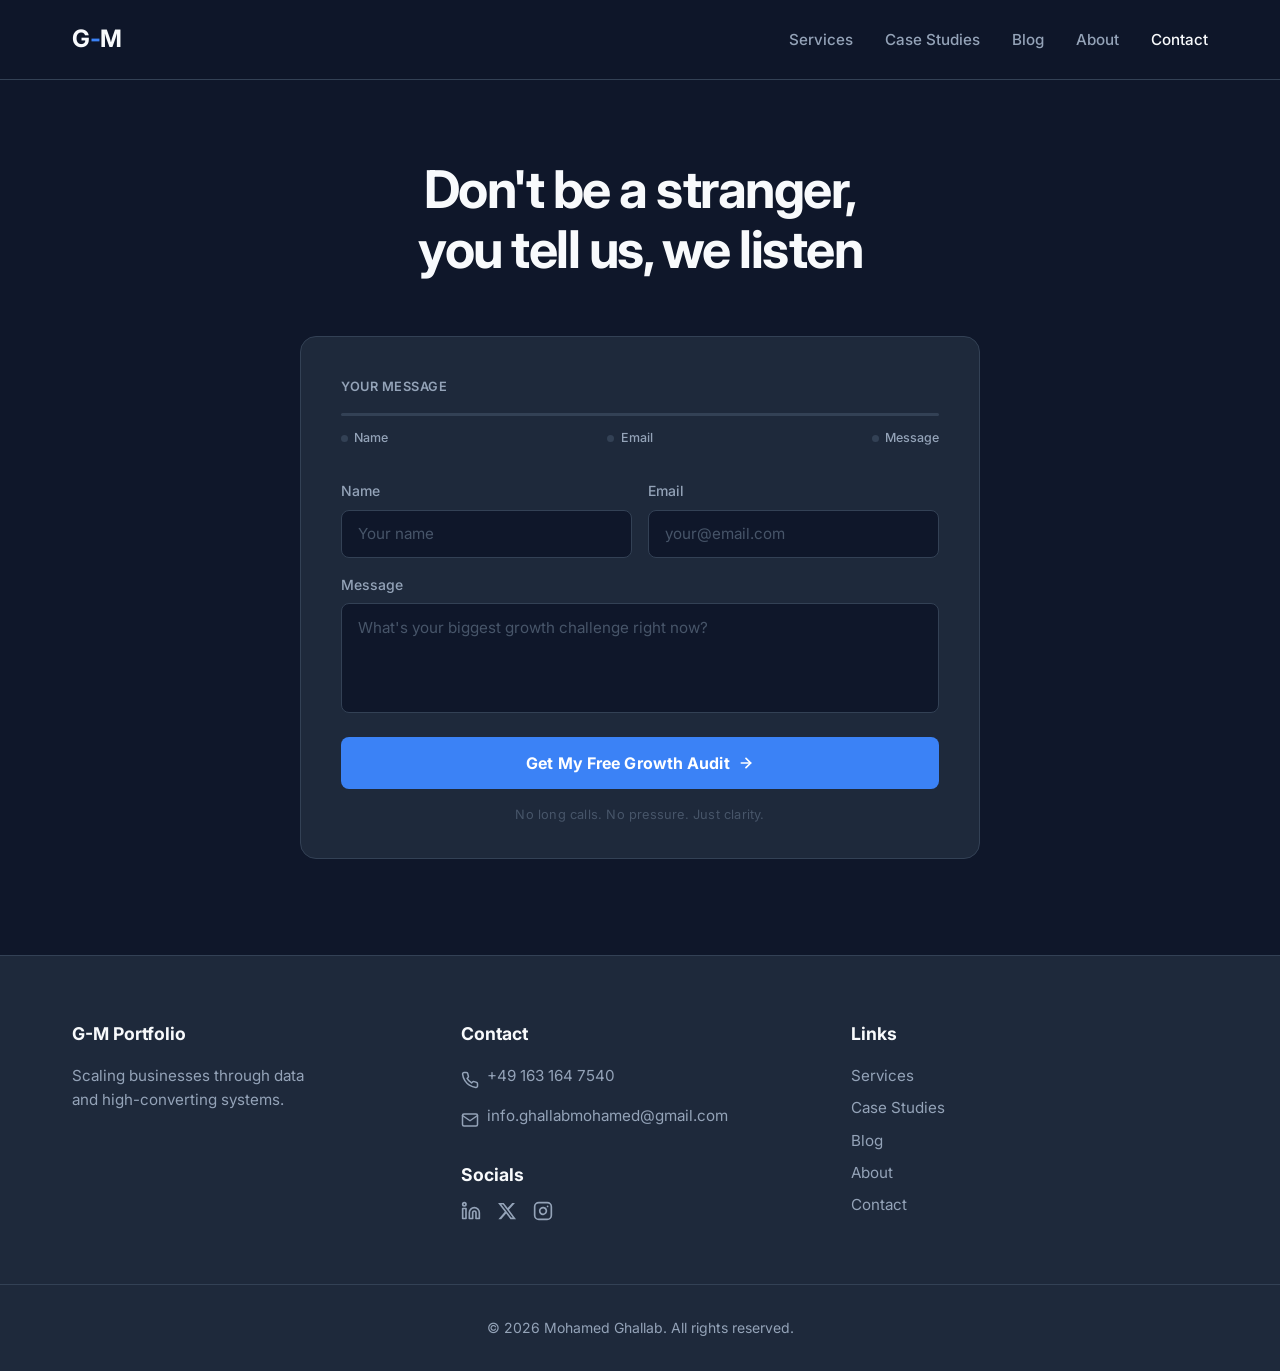
<file: contact.html>
<!DOCTYPE html>
<html lang="en">

<head>
    <meta charset="UTF-8">
    <meta name="viewport" content="width=device-width, initial-scale=1.0">
    <meta name="description" content="Contact Mohamed Ghallab - Get your free growth audit.">
    <title>Contact - Mohamed Ghallab</title>
    <link rel="preconnect" href="https://fonts.googleapis.com">
    <link rel="preconnect" href="https://fonts.gstatic.com" crossorigin>
    <link href="https://fonts.googleapis.com/css2?family=Inter:wght@300;400;500;600;700&display=swap" rel="stylesheet">

    <style>
        :root {
            --bg-primary: #0f172a;
            --bg-secondary: #1e293b;
            --bg-border: #334155;
            --accent: #3b82f6;
            --accent-hover: #2563eb;
            --text-primary: #f8fafc;
            --text-secondary: #94a3b8;
            --header-height: 80px;
        }

        * {
            margin: 0;
            padding: 0;
            box-sizing: border-box;
        }

        body {
            font-family: 'Inter', sans-serif;
            background-color: var(--bg-primary);
            color: var(--text-primary);
            line-height: 1.6;
            -webkit-font-smoothing: antialiased;
        }

        a {
            text-decoration: none;
            color: inherit;
            transition: color 0.2s ease;
        }

        /* Sticky Header */
        header {
            position: fixed;
            top: 0;
            left: 0;
            width: 100%;
            height: var(--header-height);
            background-color: rgba(15, 23, 42, 0.9);
            backdrop-filter: blur(10px);
            border-bottom: 1px solid var(--bg-border);
            z-index: 1000;
            display: flex;
            align-items: center;
        }

        .nav-container {
            width: 100%;
            max-width: 1200px;
            margin: 0 auto;
            padding: 0 2rem;
            display: flex;
            justify-content: space-between;
            align-items: center;
        }

        .logo {
            font-size: 1.5rem;
            font-weight: 700;
            letter-spacing: -0.5px;
            color: var(--text-primary);
        }

        .logo span {
            color: var(--accent);
        }

        .nav-links {
            display: flex;
            gap: 2rem;
            list-style: none;
            align-items: center;
        }

        .nav-links a {
            font-size: 0.95rem;
            font-weight: 500;
            color: var(--text-secondary);
        }

        .nav-links a:hover,
        .nav-links a.active {
            color: var(--text-primary);
        }

        /* Main Container */
        main {
            margin-top: var(--header-height);
            min-height: calc(100vh - var(--header-height));
            display: flex;
            flex-direction: column;
            align-items: center;
            justify-content: center;
            padding: 5rem 2rem 6rem;
        }

        /* Hero */
        .contact-hero {
            text-align: center;
            margin-bottom: 3.5rem;
        }

        .contact-hero h1 {
            font-size: clamp(2rem, 5vw, 3.25rem);
            font-weight: 700;
            letter-spacing: -1.5px;
            line-height: 1.15;
            color: var(--text-primary);
        }

        /* Form wrapper */
        .form-wrapper {
            width: 100%;
            max-width: 680px;
            background-color: var(--bg-secondary);
            border: 1px solid var(--bg-border);
            border-radius: 16px;
            padding: 2.5rem 2.5rem 2rem;
        }

        /* Progress indicator */
        .progress-header {
            display: flex;
            justify-content: space-between;
            align-items: center;
            margin-bottom: 1rem;
        }

        .progress-label {
            font-size: 0.8rem;
            font-weight: 600;
            color: var(--text-secondary);
            letter-spacing: 0.5px;
            text-transform: uppercase;
        }

        .progress-count {
            font-size: 0.8rem;
            font-weight: 500;
            color: var(--accent);
            opacity: 0;
            transition: opacity 0.3s ease;
        }

        .progress-count.visible {
            opacity: 1;
        }

        .progress-track {
            width: 100%;
            height: 3px;
            background-color: var(--bg-border);
            border-radius: 999px;
            margin-bottom: 0.75rem;
            overflow: hidden;
        }

        .progress-fill {
            height: 100%;
            width: 0%;
            background: linear-gradient(90deg, var(--accent), #60a5fa);
            border-radius: 999px;
            transition: width 0.4s cubic-bezier(0.4, 0, 0.2, 1);
        }

        .progress-steps {
            display: flex;
            justify-content: space-between;
            margin-bottom: 2rem;
        }

        .progress-step {
            display: flex;
            align-items: center;
            gap: 0.4rem;
            font-size: 0.78rem;
            font-weight: 500;
            color: var(--text-secondary);
            transition: color 0.3s ease;
        }

        .step-dot {
            width: 7px;
            height: 7px;
            border-radius: 50%;
            background-color: var(--bg-border);
            transition: background-color 0.3s ease, transform 0.3s ease;
            flex-shrink: 0;
        }

        .progress-step.done .step-dot {
            background-color: var(--accent);
            transform: scale(1.3);
        }

        .progress-step.done {
            color: var(--text-primary);
        }

        /* Form fields */
        .form-row {
            display: grid;
            grid-template-columns: 1fr 1fr;
            gap: 1rem;
            margin-bottom: 1rem;
        }

        .form-group {
            display: flex;
            flex-direction: column;
            gap: 0.45rem;
        }

        .form-group label {
            font-size: 0.875rem;
            font-weight: 500;
            color: var(--text-secondary);
        }

        .form-control {
            width: 100%;
            padding: 0.85rem 1rem;
            background-color: var(--bg-primary);
            border: 1px solid var(--bg-border);
            border-radius: 8px;
            color: var(--text-primary);
            font-family: inherit;
            font-size: 0.95rem;
            transition: border-color 0.2s ease, box-shadow 0.2s ease;
        }

        .form-control::placeholder {
            color: #475569;
        }

        .form-control:focus {
            outline: none;
            border-color: var(--accent);
            box-shadow: 0 0 0 3px rgba(59, 130, 246, 0.15);
        }

        .form-control.filled {
            border-color: rgba(59, 130, 246, 0.4);
        }

        textarea.form-control {
            resize: none;
            min-height: 110px;
        }

        .form-message {
            margin-bottom: 1.5rem;
        }

        /* CTA Button */
        .submit-btn {
            width: 100%;
            padding: 1rem 1.5rem;
            background: var(--accent);
            color: #fff;
            font-family: inherit;
            font-size: 1rem;
            font-weight: 700;
            border: none;
            border-radius: 8px;
            cursor: pointer;
            letter-spacing: 0.1px;
            transition: background 0.2s ease, transform 0.15s ease, box-shadow 0.2s ease;
            display: flex;
            align-items: center;
            justify-content: center;
            gap: 0.5rem;
        }

        .submit-btn:hover {
            background: var(--accent-hover);
            transform: translateY(-1px);
            box-shadow: 0 6px 20px rgba(59, 130, 246, 0.35);
        }

        .submit-btn:active {
            transform: translateY(0);
        }

        .btn-arrow {
            transition: transform 0.2s ease;
        }

        .submit-btn:hover .btn-arrow {
            transform: translateX(4px);
        }

        /* Microcopy */
        .microcopy {
            text-align: center;
            margin-top: 1rem;
            font-size: 0.8rem;
            color: #475569;
            letter-spacing: 0.2px;
        }

        /* Footer */
        footer {
            background-color: var(--bg-secondary);
            border-top: 1px solid var(--bg-border);
            padding: 4rem 0 2rem;
        }

        .container {
            max-width: 1200px;
            margin: 0 auto;
            padding: 0 2rem;
        }

        .footer-grid {
            display: grid;
            grid-template-columns: repeat(auto-fit, minmax(200px, 1fr));
            gap: 2rem;
            margin-bottom: 3rem;
        }

        .footer-col h4 {
            font-size: 1.1rem;
            margin-bottom: 1rem;
            color: var(--text-primary);
        }

        .footer-col p,
        .footer-col a {
            color: var(--text-secondary);
            font-size: 0.95rem;
            margin-bottom: 0.5rem;
            display: block;
        }

        .footer-col a:hover {
            color: var(--accent);
        }

        .footer-bottom {
            text-align: center;
            padding-top: 2rem;
            border-top: 1px solid var(--bg-border);
            color: var(--text-secondary);
            font-size: 0.875rem;
        }

        @media (max-width: 900px) {
            .nav-links {
                display: none;
            }
        }

        @media (max-width: 600px) {
            main {
                padding: 4rem 1.25rem 5rem;
                justify-content: flex-start;
            }

            .form-wrapper {
                padding: 1.75rem 1.25rem 1.5rem;
            }

            .form-row {
                grid-template-columns: 1fr;
            }

            .contact-hero {
                margin-bottom: 2.5rem;
            }
        }
    </style>
</head>

<body>

    <header>
        <div class="nav-container">
            <a href="index.html" class="logo">G<span>-</span>M</a>
            <nav>
                <ul class="nav-links">
                    <li><a href="index.html">Services</a></li>
                    <li><a href="projects.html">Case Studies</a></li>
                    <li><a href="blog.html">Blog</a></li>
                    <li><a href="about.html">About</a></li>
                    <li><a href="contact.html" class="active">Contact</a></li>
                </ul>
            </nav>
        </div>
    </header>

    <main>

        <div class="contact-hero">
            <h1>Don't be a stranger,<br>you tell us, we listen</h1>
        </div>

        <div class="form-wrapper">

            <!-- Progress indicator -->
            <div class="progress-header">
                <span class="progress-label">Your message</span>
                <span class="progress-count" id="progress-count">Step 1 of 3</span>
            </div>
            <div class="progress-track">
                <div class="progress-fill" id="progress-fill"></div>
            </div>
            <div class="progress-steps">
                <div class="progress-step" id="step-name">
                    <div class="step-dot"></div>
                    <span>Name</span>
                </div>
                <div class="progress-step" id="step-email">
                    <div class="step-dot"></div>
                    <span>Email</span>
                </div>
                <div class="progress-step" id="step-message">
                    <div class="step-dot"></div>
                    <span>Message</span>
                </div>
            </div>

            <!-- Form -->
            <form method="post" action="#">
                <div class="form-row">
                    <div class="form-group">
                        <label for="name">Name</label>
                        <input type="text" id="name" name="name" class="form-control"
                            placeholder="Your name" required autocomplete="name" />
                    </div>
                    <div class="form-group">
                        <label for="email">Email</label>
                        <input type="email" id="email" name="email" class="form-control"
                            placeholder="your@email.com" required autocomplete="email" />
                    </div>
                </div>
                <div class="form-group form-message">
                    <label for="message">Message</label>
                    <textarea id="message" name="message" class="form-control"
                        placeholder="What's your biggest growth challenge right now?"></textarea>
                </div>
                <button type="submit" class="submit-btn">
                    Get My Free Growth Audit
                    <svg class="btn-arrow" width="16" height="16" viewBox="0 0 24 24" fill="none"
                        stroke="currentColor" stroke-width="2.5" stroke-linecap="round" stroke-linejoin="round">
                        <line x1="5" y1="12" x2="19" y2="12"></line>
                        <polyline points="12 5 19 12 12 19"></polyline>
                    </svg>
                </button>
            </form>

            <p class="microcopy">No long calls. No pressure. Just clarity.</p>
        </div>

    </main>

    <!-- Footer -->
    <footer>
        <div class="container footer-grid">
            <div class="footer-col">
                <h4>G-M Portfolio</h4>
                <p>Scaling businesses through data<br>and high-converting systems.</p>
            </div>
            <div class="footer-col">
                <h4>Contact</h4>
                <div
                    style="display: flex; align-items: center; gap: 0.5rem; margin-bottom: 0.5rem; color: var(--text-secondary);">
                    <svg width="18" height="18" viewBox="0 0 24 24" fill="none" stroke="currentColor" stroke-width="2"
                        stroke-linecap="round" stroke-linejoin="round">
                        <path
                            d="M22 16.92v3a2 2 0 0 1-2.18 2 19.79 19.79 0 0 1-8.63-3.07 19.5 19.5 0 0 1-6-6 19.79 19.79 0 0 1-3.07-8.67A2 2 0 0 1 4.11 2h3a2 2 0 0 1 2 1.72 12.84 12.84 0 0 0 .7 2.81 2 2 0 0 1-.45 2.11L8.09 9.91a16 16 0 0 0 6 6l1.27-1.27a2 2 0 0 1 2.11-.45 12.84 12.84 0 0 0 2.81.7A2 2 0 0 1 22 16.92z">
                        </path>
                    </svg>
                    <a href="tel:+491631647540">+49 163 164 7540</a>
                </div>
                <div
                    style="display: flex; align-items: center; gap: 0.5rem; margin-bottom: 1.5rem; color: var(--text-secondary);">
                    <svg width="18" height="18" viewBox="0 0 24 24" fill="none" stroke="currentColor" stroke-width="2"
                        stroke-linecap="round" stroke-linejoin="round">
                        <path d="M4 4h16c1.1 0 2 .9 2 2v12c0 1.1-.9 2-2 2H4c-1.1 0-2-.9-2-2V6c0-1.1.9-2 2-2z"></path>
                        <polyline points="22,6 12,13 2,6"></polyline>
                    </svg>
                    <a href="mailto:info.ghallabmohamed@gmail.com">info.ghallabmohamed@gmail.com</a>
                </div>

                <h4 style="margin-bottom: 0.75rem;">Socials</h4>
                <div style="display: flex; gap: 1rem; align-items: center;">
                    <a href="https://www.linkedin.com/in/YOUR_LINKEDIN_URL" target="_blank" rel="noopener noreferrer"
                        style="color: var(--text-secondary); transition: color 0.2s ease;">
                        <svg width="20" height="20" viewBox="0 0 24 24" fill="none" stroke="currentColor"
                            stroke-width="2" stroke-linecap="round" stroke-linejoin="round"
                            onmouseover="this.style.color='var(--accent)'" onmouseout="this.style.color='currentColor'">
                            <path d="M16 8a6 6 0 0 1 6 6v7h-4v-7a2 2 0 0 0-2-2 2 2 0 0 0-2 2v7h-4v-7a6 6 0 0 1 6-6z">
                            </path>
                            <rect x="2" y="9" width="4" height="12"></rect>
                            <circle cx="4" cy="4" r="2"></circle>
                        </svg>
                    </a>
                    <a href="https://twitter.com/YOUR_X_URL" target="_blank" rel="noopener noreferrer"
                        style="color: var(--text-secondary); transition: color 0.2s ease;">
                        <svg width="20" height="20" viewBox="0 0 24 24" fill="currentColor"
                            onmouseover="this.style.color='var(--accent)'" onmouseout="this.style.color='currentColor'">
                            <path
                                d="M18.244 2.25h3.308l-7.227 8.26 8.502 11.24H16.17l-5.214-6.817L4.99 21.75H1.68l7.73-8.835L1.254 2.25H8.08l4.713 6.231zm-1.161 17.52h1.833L7.084 4.126H5.117z" />
                        </svg>
                    </a>
                    <a href="https://www.instagram.com/YOUR_INSTAGRAM_URL" target="_blank" rel="noopener noreferrer"
                        style="color: var(--text-secondary); transition: color 0.2s ease;">
                        <svg width="20" height="20" viewBox="0 0 24 24" fill="none" stroke="currentColor"
                            stroke-width="2" stroke-linecap="round" stroke-linejoin="round"
                            onmouseover="this.style.color='var(--accent)'" onmouseout="this.style.color='currentColor'">
                            <rect x="2" y="2" width="20" height="20" rx="5" ry="5"></rect>
                            <path d="M16 11.37A4 4 0 1 1 12.63 8 4 4 0 0 1 16 11.37z"></path>
                            <line x1="17.5" y1="6.5" x2="17.51" y2="6.5"></line>
                        </svg>
                    </a>
                </div>
            </div>
            <div class="footer-col">
                <h4>Links</h4>
                <a href="index.html">Services</a>
                <a href="projects.html">Case Studies</a>
                <a href="blog.html">Blog</a>
                <a href="about.html">About</a>
                <a href="contact.html">Contact</a>
            </div>
        </div>
        <div class="footer-bottom">
            &copy; 2026 Mohamed Ghallab. All rights reserved.
        </div>
    </footer>

    <script>
        const nameInput = document.getElementById('name');
        const emailInput = document.getElementById('email');
        const messageInput = document.getElementById('message');
        const progressFill = document.getElementById('progress-fill');
        const progressCount = document.getElementById('progress-count');

        const fields = [
            { input: nameInput, stepEl: document.getElementById('step-name') },
            { input: emailInput, stepEl: document.getElementById('step-email') },
            { input: messageInput, stepEl: document.getElementById('step-message') },
        ];

        const stepLabels = ['Step 1 of 3', 'Step 2 of 3', 'Step 3 of 3 — almost done!'];

        function updateProgress() {
            let filled = 0;
            let lastFilled = -1;

            fields.forEach(({ input, stepEl }, i) => {
                const hasValue = input.value.trim().length > 0;
                if (hasValue) {
                    filled++;
                    lastFilled = i;
                    stepEl.classList.add('done');
                    input.classList.add('filled');
                } else {
                    stepEl.classList.remove('done');
                    input.classList.remove('filled');
                }
            });

            const percent = (filled / 3) * 100;
            progressFill.style.width = percent + '%';

            if (filled > 0) {
                progressCount.textContent = stepLabels[Math.min(lastFilled, 2)];
                progressCount.classList.add('visible');
            } else {
                progressCount.classList.remove('visible');
            }
        }

        fields.forEach(({ input }) => {
            input.addEventListener('input', updateProgress);
        });
    </script>

</body>

</html>
</file>
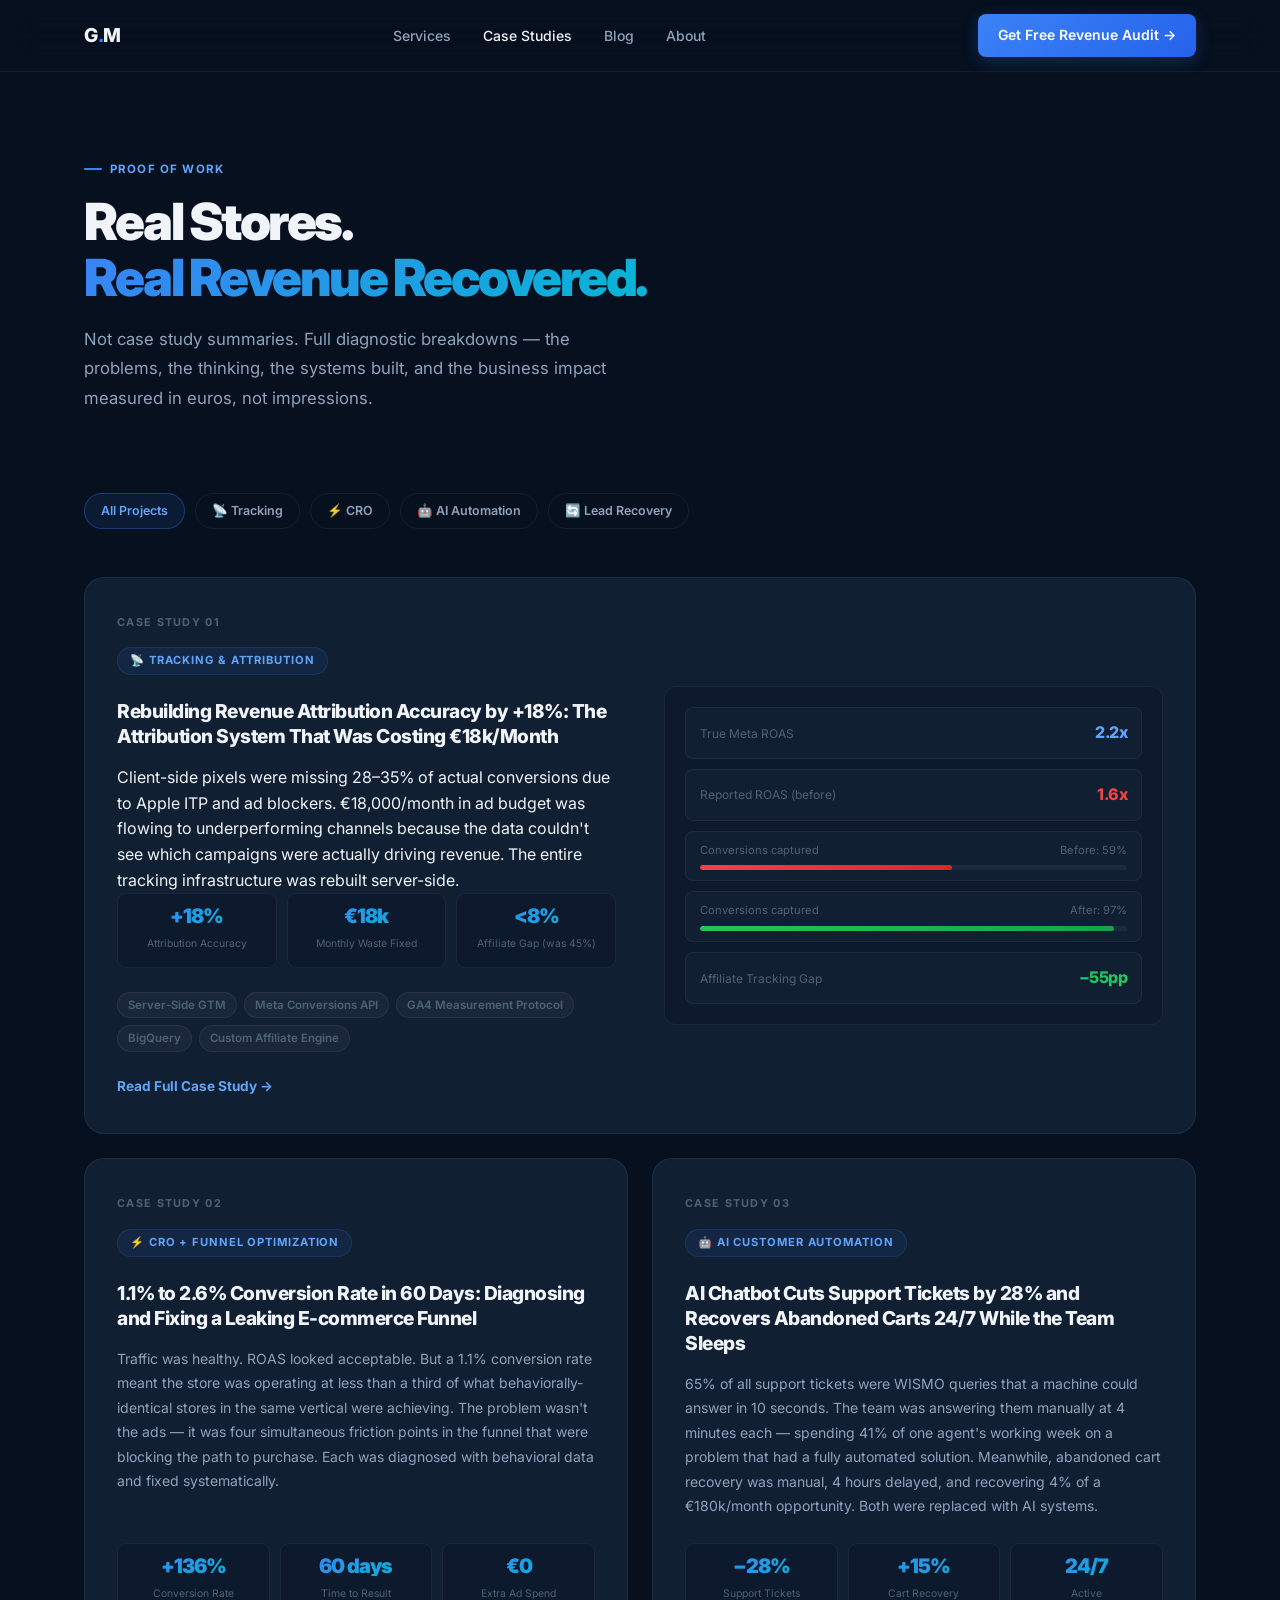
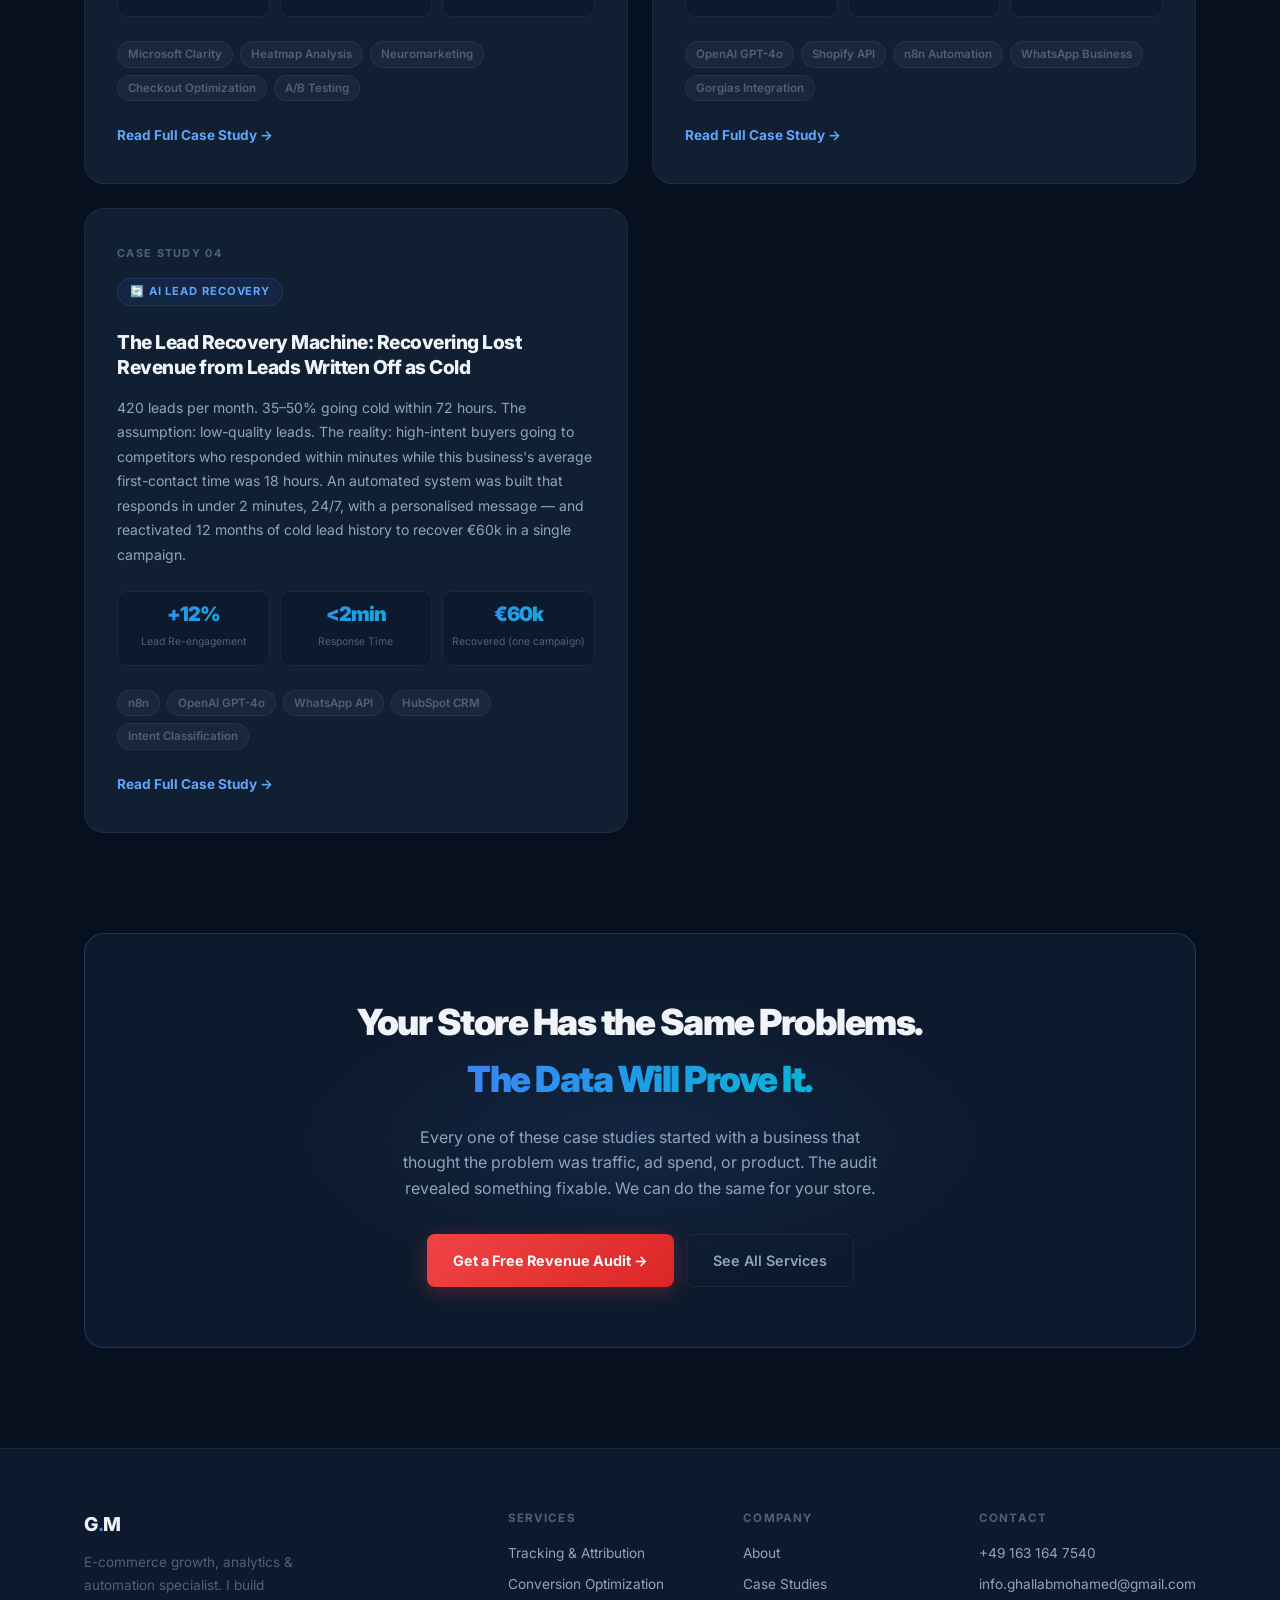
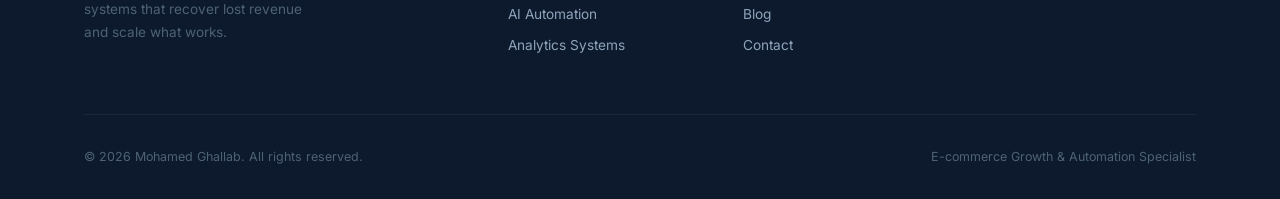
<file: projects.html>
<!DOCTYPE html>
<html lang="en">
<head>
    <meta charset="UTF-8">
    <meta name="viewport" content="width=device-width, initial-scale=1.0">
    <meta name="description" content="Case Studies — Mohamed Ghallab. Real e-commerce problems, real systems built, real revenue recovered. Deep-dive breakdowns of tracking, CRO, AI automation, and lead recovery projects.">
    <title>Case Studies — Mohamed Ghallab</title>
    <link rel="preconnect" href="https://fonts.googleapis.com">
    <link rel="preconnect" href="https://fonts.gstatic.com" crossorigin>
    <link href="https://fonts.googleapis.com/css2?family=Inter:wght@300;400;500;600;700;800;900&display=swap" rel="stylesheet">
    <style>
        :root {
            --bg: #07101f; --bg-2: #0d1a2d; --bg-card: #111f33;
            --border: rgba(255,255,255,0.06); --border-hi: rgba(59,130,246,0.28);
            --blue: #3b82f6; --blue-light: #60a5fa; --cyan: #06b6d4;
            --red: #ef4444; --green: #22c55e;
            --text: #f0f4f8; --text-2: #8fa3bb; --text-3: #4e6275;
            --nav-h: 72px; --r: 12px; --r-lg: 20px;
        }
        *, *::before, *::after { margin:0; padding:0; box-sizing:border-box; }
        html { scroll-behavior: smooth; }
        body { font-family:'Inter',sans-serif; background:var(--bg); color:var(--text); line-height:1.6; -webkit-font-smoothing:antialiased; }
        a { text-decoration:none; color:inherit; }
        ul { list-style:none; }

        /* NAV */
        nav { position:fixed; top:0; left:0; right:0; height:var(--nav-h); background:rgba(7,16,31,0.88); backdrop-filter:blur(18px); border-bottom:1px solid var(--border); z-index:100; display:flex; align-items:center; }
        .nav-inner { display:flex; align-items:center; justify-content:space-between; width:100%; max-width:1160px; margin:0 auto; padding:0 24px; }
        .logo { font-size:1.2rem; font-weight:800; letter-spacing:-0.5px; }
        .logo-dot { color:var(--blue); }
        .nav-links { display:flex; align-items:center; gap:2rem; }
        .nav-links a { font-size:0.875rem; font-weight:500; color:var(--text-2); transition:color 0.2s; }
        .nav-links a:hover, .nav-links a.active { color:var(--text); }
        .btn-nav { display:inline-flex; align-items:center; gap:8px; padding:10px 20px; border-radius:8px; font-size:0.875rem; font-weight:600; background:linear-gradient(135deg,#3b82f6,#2563eb); color:#fff; box-shadow:0 4px 16px rgba(59,130,246,0.25); transition:all 0.2s; }
        .btn-nav:hover { transform:translateY(-1px); box-shadow:0 6px 24px rgba(59,130,246,0.4); }

        /* CONTAINER */
        .container { width:100%; max-width:1160px; margin:0 auto; padding:0 24px; }

        /* PAGE HEADER */
        .page-header { padding-top:calc(var(--nav-h) + 80px); padding-bottom:80px; }
        .page-tag { display:inline-flex; align-items:center; gap:8px; font-size:0.72rem; font-weight:700; letter-spacing:0.1em; text-transform:uppercase; color:var(--blue-light); margin-bottom:1rem; }
        .page-tag::before { content:''; width:18px; height:2px; background:var(--blue); display:inline-block; border-radius:2px; }
        .page-header h1 { font-size:clamp(2rem,4vw,3.5rem); font-weight:900; letter-spacing:-2.5px; line-height:1.08; margin-bottom:1.25rem; }
        .gradient-text { background:linear-gradient(135deg,#3b82f6,#06b6d4); -webkit-background-clip:text; -webkit-text-fill-color:transparent; background-clip:text; }
        .page-header p { font-size:1.05rem; color:var(--text-2); max-width:560px; line-height:1.75; }

        /* FILTER STRIP */
        .filter-strip { display:flex; align-items:center; gap:10px; flex-wrap:wrap; padding-bottom:48px; }
        .filter-tag { display:inline-flex; align-items:center; gap:6px; font-size:0.78rem; font-weight:600; padding:7px 16px; border-radius:100px; border:1px solid var(--border); color:var(--text-2); transition:all 0.2s; cursor:default; }
        .filter-tag.active { background:rgba(59,130,246,0.1); border-color:rgba(59,130,246,0.3); color:var(--blue-light); }

        /* CASE STUDIES GRID */
        .cases-grid { display:grid; grid-template-columns:repeat(2,1fr); gap:24px; padding-bottom:100px; }

        .case-card {
            background:var(--bg-card);
            border:1px solid var(--border);
            border-radius:var(--r-lg);
            padding:36px 32px;
            display:flex;
            flex-direction:column;
            transition:transform 0.3s, border-color 0.3s, box-shadow 0.3s;
            position:relative;
            overflow:hidden;
            text-decoration:none;
        }
        .case-card::after {
            content:'';
            position:absolute;
            top:0; left:0; right:0;
            height:2px;
            opacity:0;
            transition:opacity 0.3s;
        }
        .case-card.tracking::after  { background:linear-gradient(90deg,#3b82f6,#06b6d4); }
        .case-card.cro::after       { background:linear-gradient(90deg,#f59e0b,#ef4444); }
        .case-card.chatbot::after   { background:linear-gradient(90deg,#22c55e,#06b6d4); }
        .case-card.recovery::after  { background:linear-gradient(90deg,#a855f7,#3b82f6); }

        .case-card:hover {
            transform:translateY(-6px);
            border-color:var(--border-hi);
            box-shadow:0 24px 60px rgba(0,0,0,0.35);
        }
        .case-card:hover::after { opacity:1; }

        .case-num {
            font-size:0.68rem;
            font-weight:700;
            letter-spacing:0.12em;
            text-transform:uppercase;
            color:var(--text-3);
            margin-bottom:1rem;
        }
        .case-category {
            display:inline-flex;
            align-items:center;
            gap:6px;
            font-size:0.7rem;
            font-weight:700;
            letter-spacing:0.08em;
            text-transform:uppercase;
            color:var(--blue-light);
            background:rgba(59,130,246,0.08);
            border:1px solid rgba(59,130,246,0.16);
            padding:4px 12px;
            border-radius:100px;
            margin-bottom:1.5rem;
            align-self:flex-start;
        }
        .case-card h2 {
            font-size:1.2rem;
            font-weight:800;
            letter-spacing:-0.5px;
            line-height:1.3;
            margin-bottom:1rem;
        }
        .case-card > p {
            font-size:0.875rem;
            color:var(--text-2);
            line-height:1.75;
            margin-bottom:1.5rem;
            flex:1;
        }

        /* METRICS ROW */
        .case-metrics {
            display:grid;
            grid-template-columns:repeat(3,1fr);
            gap:10px;
            margin-bottom:1.5rem;
        }
        .case-metric {
            background:var(--bg-2);
            border:1px solid var(--border);
            border-radius:9px;
            padding:12px 8px;
            text-align:center;
        }
        .cm-num {
            display:block;
            font-size:1.25rem;
            font-weight:900;
            letter-spacing:-1px;
            background:linear-gradient(135deg,#3b82f6,#06b6d4);
            -webkit-background-clip:text;
            -webkit-text-fill-color:transparent;
            background-clip:text;
            line-height:1;
            margin-bottom:3px;
        }
        .cm-label {
            font-size:0.65rem;
            color:var(--text-3);
            line-height:1.3;
        }

        /* TAGS */
        .case-tags {
            display:flex;
            flex-wrap:wrap;
            gap:7px;
            margin-bottom:1.5rem;
        }
        .case-tag {
            font-size:0.72rem;
            font-weight:600;
            background:rgba(255,255,255,0.04);
            border:1px solid var(--border);
            color:var(--text-3);
            padding:3px 10px;
            border-radius:100px;
        }

        .read-link {
            display:inline-flex;
            align-items:center;
            gap:6px;
            font-size:0.85rem;
            font-weight:700;
            color:var(--blue-light);
            transition:gap 0.2s, color 0.2s;
            margin-top:auto;
        }
        .case-card:hover .read-link { gap:10px; color:#93c5fd; }

        /* FEATURED (full-width card) */
        .case-card.featured {
            grid-column: 1 / -1;
            display:grid;
            grid-template-columns:1fr 1fr;
            gap:3rem;
        }
        .case-card.featured .case-content { display:flex; flex-direction:column; }
        .case-card.featured .case-visual {
            background:var(--bg-2);
            border-radius:var(--r);
            border:1px solid var(--border);
            display:flex;
            flex-direction:column;
            gap:10px;
            padding:20px;
            align-self:center;
        }
        .mini-metric {
            display:flex;
            align-items:center;
            justify-content:space-between;
            background:var(--bg-card);
            border:1px solid var(--border);
            border-radius:8px;
            padding:12px 14px;
        }
        .mini-label { font-size:0.75rem; color:var(--text-3); }
        .mini-val { font-size:1rem; font-weight:800; letter-spacing:-0.5px; }
        .mini-val.up { color:var(--green); }
        .mini-val.blue { color:var(--blue-light); }
        .mini-val.red { color:var(--red); }
        .mini-bar-wrap { padding:10px 14px; background:var(--bg-card); border:1px solid var(--border); border-radius:8px; }
        .mini-bar-label { font-size:0.7rem; color:var(--text-3); margin-bottom:6px; display:flex; justify-content:space-between; }
        .mini-bar-bg { height:5px; background:rgba(255,255,255,0.05); border-radius:100px; overflow:hidden; }
        .mini-bar-fill { height:100%; border-radius:100px; }
        .fill-good { background:linear-gradient(90deg,#22c55e,#16a34a); }
        .fill-warn { background:linear-gradient(90deg,#f59e0b,#d97706); }
        .fill-bad  { background:linear-gradient(90deg,#ef4444,#dc2626); }

        /* CTA BANNER */
        .cta-banner {
            background:var(--bg-2);
            border:1px solid var(--border-hi);
            border-radius:var(--r-lg);
            padding:60px 48px;
            text-align:center;
            margin-bottom:100px;
            position:relative;
            overflow:hidden;
        }
        .cta-banner::before {
            content:'';
            position:absolute;
            top:50%; left:50%;
            transform:translate(-50%,-50%);
            width:700px; height:300px;
            background:radial-gradient(ellipse,rgba(59,130,246,0.1) 0%,transparent 70%);
            pointer-events:none;
        }
        .cta-banner h2 { font-size:clamp(1.5rem,3vw,2.25rem); font-weight:900; letter-spacing:-1.5px; margin-bottom:1rem; position:relative; }
        .cta-banner p { font-size:1rem; color:var(--text-2); max-width:480px; margin:0 auto 2rem; position:relative; }
        .cta-btns { display:flex; justify-content:center; gap:12px; flex-wrap:wrap; position:relative; }
        .btn-danger { display:inline-flex; align-items:center; gap:8px; padding:14px 26px; border-radius:8px; font-size:0.9rem; font-weight:700; background:linear-gradient(135deg,#ef4444,#dc2626); color:#fff; box-shadow:0 4px 20px rgba(239,68,68,0.3); transition:all 0.2s; }
        .btn-danger:hover { transform:translateY(-2px); box-shadow:0 8px 30px rgba(239,68,68,0.45); }
        .btn-ghost { display:inline-flex; align-items:center; gap:8px; padding:14px 26px; border-radius:8px; font-size:0.9rem; font-weight:600; background:transparent; border:1px solid var(--border); color:var(--text-2); transition:all 0.2s; }
        .btn-ghost:hover { border-color:var(--border-hi); color:var(--text); background:rgba(59,130,246,0.05); }

        /* FOOTER */
        footer { background:var(--bg-2); border-top:1px solid var(--border); padding:60px 0 32px; }
        .footer-grid { display:grid; grid-template-columns:2fr 1fr 1fr 1fr; gap:3rem; margin-bottom:3rem; }
        .footer-brand p { font-size:0.85rem; color:var(--text-3); line-height:1.7; margin-top:0.75rem; max-width:230px; }
        .footer-col h5 { font-size:0.72rem; font-weight:700; letter-spacing:0.1em; text-transform:uppercase; color:var(--text-3); margin-bottom:1rem; }
        .footer-col a { display:block; font-size:0.855rem; color:var(--text-2); margin-bottom:0.55rem; transition:color 0.2s; }
        .footer-col a:hover { color:var(--blue-light); }
        .footer-bottom { display:flex; justify-content:space-between; align-items:center; padding-top:2rem; border-top:1px solid var(--border); font-size:0.78rem; color:var(--text-3); }

        /* RESPONSIVE */
        @media (max-width:900px) {
            .cases-grid { grid-template-columns:1fr; }
            .case-card.featured { grid-template-columns:1fr; }
            .case-card.featured .case-visual { display:none; }
        }
        @media (max-width:768px) {
            .nav-links { display:none; }
            .footer-grid { grid-template-columns:1fr 1fr; gap:2rem; }
            .footer-bottom { flex-direction:column; gap:0.5rem; text-align:center; }
            .cta-banner { padding:40px 24px; }
        }
        @media (max-width:480px) {
            .case-metrics { grid-template-columns:1fr 1fr; }
            .footer-grid { grid-template-columns:1fr; }
        }
    </style>
</head>
<body>

<!-- NAV -->
<nav>
    <div class="nav-inner">
        <a href="index.html" class="logo">G<span class="logo-dot">.</span>M</a>
        <ul class="nav-links">
            <li><a href="index.html#services">Services</a></li>
            <li><a href="projects.html" class="active">Case Studies</a></li>
            <li><a href="blog.html">Blog</a></li>
            <li><a href="about.html">About</a></li>
        </ul>
        <a href="contact.html" class="btn-nav">Get Free Revenue Audit →</a>
    </div>
</nav>

<main>

    <!-- PAGE HEADER -->
    <div class="container">
        <div class="page-header">
            <div class="page-tag">Proof of Work</div>
            <h1>Real Stores.<br><span class="gradient-text">Real Revenue Recovered.</span></h1>
            <p>Not case study summaries. Full diagnostic breakdowns — the problems, the thinking, the systems built, and the business impact measured in euros, not impressions.</p>
        </div>

        <!-- FILTER STRIP -->
        <div class="filter-strip">
            <span class="filter-tag active">All Projects</span>
            <span class="filter-tag">📡 Tracking</span>
            <span class="filter-tag">⚡ CRO</span>
            <span class="filter-tag">🤖 AI Automation</span>
            <span class="filter-tag">🔄 Lead Recovery</span>
        </div>

        <!-- CASES GRID -->
        <div class="cases-grid">

            <!-- CASE 1: TRACKING (Featured - full width) -->
            <a href="case-tracking.html" class="case-card tracking featured">
                <div class="case-content">
                    <div class="case-num">Case Study 01</div>
                    <div class="case-category">📡 Tracking & Attribution</div>
                    <h2>Rebuilding Revenue Attribution Accuracy by +18%: The Attribution System That Was Costing €18k/Month</h2>
                    <p>Client-side pixels were missing 28–35% of actual conversions due to Apple ITP and ad blockers. €18,000/month in ad budget was flowing to underperforming channels because the data couldn't see which campaigns were actually driving revenue. The entire tracking infrastructure was rebuilt server-side.</p>
                    <div class="case-metrics">
                        <div class="case-metric">
                            <span class="cm-num">+18%</span>
                            <span class="cm-label">Attribution Accuracy</span>
                        </div>
                        <div class="case-metric">
                            <span class="cm-num">€18k</span>
                            <span class="cm-label">Monthly Waste Fixed</span>
                        </div>
                        <div class="case-metric">
                            <span class="cm-num">&lt;8%</span>
                            <span class="cm-label">Affiliate Gap (was 45%)</span>
                        </div>
                    </div>
                    <div class="case-tags">
                        <span class="case-tag">Server-Side GTM</span>
                        <span class="case-tag">Meta Conversions API</span>
                        <span class="case-tag">GA4 Measurement Protocol</span>
                        <span class="case-tag">BigQuery</span>
                        <span class="case-tag">Custom Affiliate Engine</span>
                    </div>
                    <span class="read-link">Read Full Case Study →</span>
                </div>
                <div class="case-visual">
                    <div class="mini-metric">
                        <span class="mini-label">True Meta ROAS</span>
                        <span class="mini-val blue">2.2x</span>
                    </div>
                    <div class="mini-metric">
                        <span class="mini-label">Reported ROAS (before)</span>
                        <span class="mini-val red">1.6x</span>
                    </div>
                    <div class="mini-bar-wrap">
                        <div class="mini-bar-label"><span>Conversions captured</span><span>Before: 59%</span></div>
                        <div class="mini-bar-bg"><div class="mini-bar-fill fill-bad" style="width:59%"></div></div>
                    </div>
                    <div class="mini-bar-wrap">
                        <div class="mini-bar-label"><span>Conversions captured</span><span>After: 97%</span></div>
                        <div class="mini-bar-bg"><div class="mini-bar-fill fill-good" style="width:97%"></div></div>
                    </div>
                    <div class="mini-metric">
                        <span class="mini-label">Affiliate Tracking Gap</span>
                        <span class="mini-val up">−55pp</span>
                    </div>
                </div>
            </a>

            <!-- CASE 2: CRO -->
            <a href="case-cro.html" class="case-card cro">
                <div class="case-num">Case Study 02</div>
                <div class="case-category">⚡ CRO + Funnel Optimization</div>
                <h2>1.1% to 2.6% Conversion Rate in 60 Days: Diagnosing and Fixing a Leaking E-commerce Funnel</h2>
                <p>Traffic was healthy. ROAS looked acceptable. But a 1.1% conversion rate meant the store was operating at less than a third of what behaviorally-identical stores in the same vertical were achieving. The problem wasn't the ads — it was four simultaneous friction points in the funnel that were blocking the path to purchase. Each was diagnosed with behavioral data and fixed systematically.</p>
                <div class="case-metrics">
                    <div class="case-metric">
                        <span class="cm-num">+136%</span>
                        <span class="cm-label">Conversion Rate</span>
                    </div>
                    <div class="case-metric">
                        <span class="cm-num">60 days</span>
                        <span class="cm-label">Time to Result</span>
                    </div>
                    <div class="case-metric">
                        <span class="cm-num">€0</span>
                        <span class="cm-label">Extra Ad Spend</span>
                    </div>
                </div>
                <div class="case-tags">
                    <span class="case-tag">Microsoft Clarity</span>
                    <span class="case-tag">Heatmap Analysis</span>
                    <span class="case-tag">Neuromarketing</span>
                    <span class="case-tag">Checkout Optimization</span>
                    <span class="case-tag">A/B Testing</span>
                </div>
                <span class="read-link">Read Full Case Study →</span>
            </a>

            <!-- CASE 3: CHATBOT -->
            <a href="case-chatbot.html" class="case-card chatbot">
                <div class="case-num">Case Study 03</div>
                <div class="case-category">🤖 AI Customer Automation</div>
                <h2>AI Chatbot Cuts Support Tickets by 28% and Recovers Abandoned Carts 24/7 While the Team Sleeps</h2>
                <p>65% of all support tickets were WISMO queries that a machine could answer in 10 seconds. The team was answering them manually at 4 minutes each — spending 41% of one agent's working week on a problem that had a fully automated solution. Meanwhile, abandoned cart recovery was manual, 4 hours delayed, and recovering 4% of a €180k/month opportunity. Both were replaced with AI systems.</p>
                <div class="case-metrics">
                    <div class="case-metric">
                        <span class="cm-num">−28%</span>
                        <span class="cm-label">Support Tickets</span>
                    </div>
                    <div class="case-metric">
                        <span class="cm-num">+15%</span>
                        <span class="cm-label">Cart Recovery</span>
                    </div>
                    <div class="case-metric">
                        <span class="cm-num">24/7</span>
                        <span class="cm-label">Active</span>
                    </div>
                </div>
                <div class="case-tags">
                    <span class="case-tag">OpenAI GPT-4o</span>
                    <span class="case-tag">Shopify API</span>
                    <span class="case-tag">n8n Automation</span>
                    <span class="case-tag">WhatsApp Business</span>
                    <span class="case-tag">Gorgias Integration</span>
                </div>
                <span class="read-link">Read Full Case Study →</span>
            </a>

            <!-- CASE 4: LEAD RECOVERY -->
            <a href="case-lead-recovery.html" class="case-card recovery">
                <div class="case-num">Case Study 04</div>
                <div class="case-category">🔄 AI Lead Recovery</div>
                <h2>The Lead Recovery Machine: Recovering Lost Revenue from Leads Written Off as Cold</h2>
                <p>420 leads per month. 35–50% going cold within 72 hours. The assumption: low-quality leads. The reality: high-intent buyers going to competitors who responded within minutes while this business's average first-contact time was 18 hours. An automated system was built that responds in under 2 minutes, 24/7, with a personalised message — and reactivated 12 months of cold lead history to recover €60k in a single campaign.</p>
                <div class="case-metrics">
                    <div class="case-metric">
                        <span class="cm-num">+12%</span>
                        <span class="cm-label">Lead Re-engagement</span>
                    </div>
                    <div class="case-metric">
                        <span class="cm-num">&lt;2min</span>
                        <span class="cm-label">Response Time</span>
                    </div>
                    <div class="case-metric">
                        <span class="cm-num">€60k</span>
                        <span class="cm-label">Recovered (one campaign)</span>
                    </div>
                </div>
                <div class="case-tags">
                    <span class="case-tag">n8n</span>
                    <span class="case-tag">OpenAI GPT-4o</span>
                    <span class="case-tag">WhatsApp API</span>
                    <span class="case-tag">HubSpot CRM</span>
                    <span class="case-tag">Intent Classification</span>
                </div>
                <span class="read-link">Read Full Case Study →</span>
            </a>

        </div><!-- end cases-grid -->

        <!-- CTA BANNER -->
        <div class="cta-banner">
            <h2>Your Store Has the Same Problems.<br><span class="gradient-text">The Data Will Prove It.</span></h2>
            <p>Every one of these case studies started with a business that thought the problem was traffic, ad spend, or product. The audit revealed something fixable. We can do the same for your store.</p>
            <div class="cta-btns">
                <a href="contact.html" class="btn-danger">Get a Free Revenue Audit →</a>
                <a href="index.html#services" class="btn-ghost">See All Services</a>
            </div>
        </div>

    </div><!-- end container -->

</main>

<!-- FOOTER -->
<footer>
    <div class="container">
        <div class="footer-grid">
            <div class="footer-brand">
                <a href="index.html" class="logo">G<span class="logo-dot">.</span>M</a>
                <p>E-commerce growth, analytics & automation specialist. I build systems that recover lost revenue and scale what works.</p>
            </div>
            <div class="footer-col">
                <h5>Services</h5>
                <a href="index.html#services">Tracking & Attribution</a>
                <a href="index.html#services">Conversion Optimization</a>
                <a href="index.html#services">AI Automation</a>
                <a href="index.html#services">Analytics Systems</a>
            </div>
            <div class="footer-col">
                <h5>Company</h5>
                <a href="about.html">About</a>
                <a href="projects.html">Case Studies</a>
                <a href="blog.html">Blog</a>
                <a href="contact.html">Contact</a>
            </div>
            <div class="footer-col">
                <h5>Contact</h5>
                <a href="tel:+491631647540">+49 163 164 7540</a>
                <a href="mailto:info.ghallabmohamed@gmail.com">info.ghallabmohamed@gmail.com</a>
            </div>
        </div>
        <div class="footer-bottom">
            <span>© 2026 Mohamed Ghallab. All rights reserved.</span>
            <span>E-commerce Growth & Automation Specialist</span>
        </div>
    </div>
</footer>

</body>
</html>
</file>
